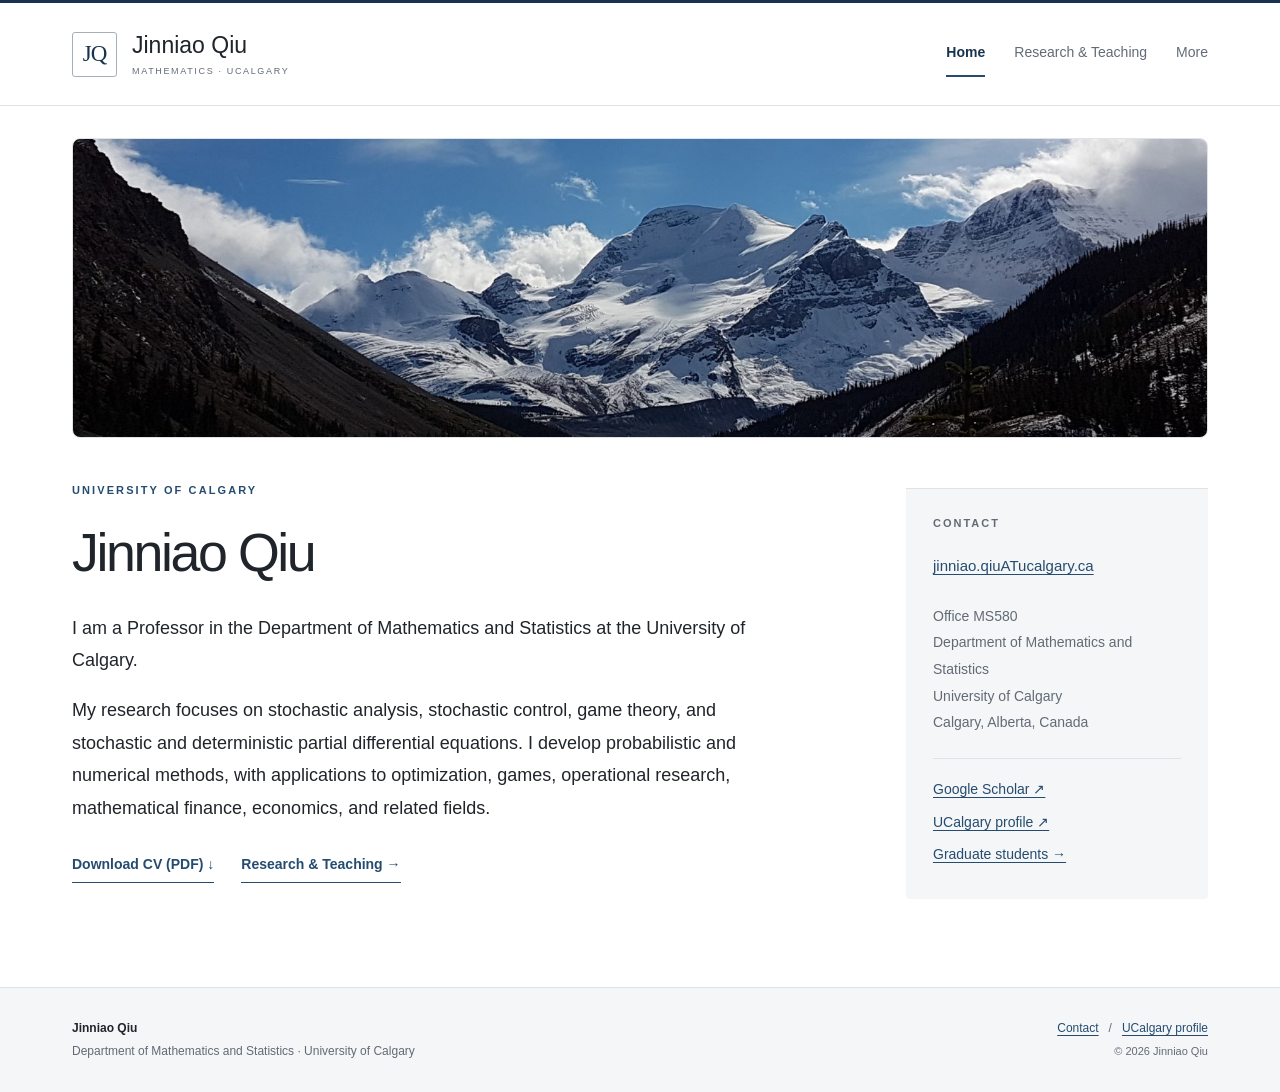
<file: index.html>
<!DOCTYPE html>
<html lang="en-CA">
<head>
  <meta charset="utf-8">
  <meta name="viewport" content="width=device-width, initial-scale=1">
  <meta name="color-scheme" content="light">
  <meta name="author" content="Jinniao Qiu">
  <meta name="description" content="Jinniao Qiu, Professor of Mathematics and Statistics at the University of Calgary. Biography, curriculum vitae, research, teaching, and collaborators.">
  <title>Jinniao Qiu · University of Calgary</title>
  <link rel="icon" href="assets/favicon.svg" type="image/svg+xml">
  <link rel="stylesheet" href="assets/styles.css">

</head>
<body data-page="home">
  <a class="skip-link" href="#main-content">Skip to main content</a>
  <!-- SHARED HEADER: keep navigation consistent across all six HTML pages. -->
  <header class="site-header">
    <div class="nav-shell">
      <a class="wordmark" href="index.html" aria-label="Jinniao Qiu, home">
        <span class="monogram" aria-hidden="true">JQ</span>
        <span class="wordmark-text">Jinniao Qiu<small>MATHEMATICS · UCALGARY</small></span>
      </a>
      <button class="menu-toggle" type="button" aria-controls="site-nav" aria-expanded="false" hidden>Menu <span aria-hidden="true">+</span></button>
      <nav id="site-nav" class="site-nav" aria-label="Main navigation">
        <a href="index.html" aria-current="page">Home</a>
        <a href="publications.html">Research &amp; Teaching</a>
        <a href="group.html">More</a>
      </nav>
    </div>
  </header>
  <!-- PAGE CONTENT: edit directly, save, and refresh your browser. -->
  <main id="main-content" class="page-shell content" tabindex="-1">
    <figure class="landscape-banner">
      <img src="assets/20180923_124313-1600.jpg" width="1600" height="1200"
      srcset="assets/20180923_124313-800.jpg 800w, assets/20180923_124313-1600.jpg 1600w, assets/20180923_124313-2400.jpg 2400w"
      sizes="(max-width: 620px) calc(100vw - 40px), (max-width: 1040px) calc(100vw - 56px), (max-width: 1216px) calc(100vw - 80px), 1136px"
      alt="Snow-covered mountains beneath a blue sky and white clouds, framed by forested slopes."
      fetchpriority="high">
    </figure>
    <div class="hero">
      <div class="hero-main">
        <p class="eyebrow">UNIVERSITY OF CALGARY</p>
        <h1>Jinniao Qiu</h1>
        <div class="hero-bio">
          <p>I am a Professor in the Department of Mathematics and Statistics
          at the University of Calgary.</p>
          <p>My research focuses on stochastic analysis, stochastic control,
          game theory, and stochastic and deterministic partial differential equations. I develop probabilistic 
          and numerical methods, with applications to
          optimization, games, operational research, mathematical finance, economics,
          and related fields.</p>
        </div>
        <div class="link-row">
          <a class="action-link" href="files/General_QIU-CV.pdf" download="Jinniao-Qiu-CV.pdf">Download CV (PDF) ↓</a>
          <a class="action-link" href="publications.html">Research &amp; Teaching →</a>
        </div>
      </div>
    <section id="contact" class="profile-aside">
    <h2>Contact</h2>
    <p><a href="mailto:jinniao.qiu@ucalgary.ca"
    class="contact-email">jinniao.qiuATucalgary.ca</a></p>
    <div class="contact-address">
    <p>Office MS580<br />
    Department of Mathematics and Statistics<br />
    University of Calgary<br />
    Calgary, Alberta, Canada</p>
    </div>
    <div class="profile-links">
    <p><a
    href="https://scholar.google.com/citations?user=DjZlUtoAAAAJ&amp;hl=en">Google
    Scholar ↗</a></p>
    <p><a href="https://profiles.ucalgary.ca/jinniao-qiu">UCalgary
    profile ↗</a></p>
    <p><a href="group.html#graduate-students-heading">Graduate students →</a></p>
    </div>
    </section>
    </div>
  </main>
  <!-- SHARED FOOTER: keep contact information consistent across all six HTML pages. -->
  <footer class="site-footer">
    <div class="footer-shell">
      <p><strong>Jinniao Qiu</strong><br>Department of Mathematics and Statistics · University of Calgary</p>
      <p class="footer-links"><a href="mailto:jinniao.qiu@ucalgary.ca">Contact</a><span aria-hidden="true">/</span><a href="https://profiles.ucalgary.ca/jinniao-qiu">UCalgary profile</a><br><span class="copyright">© 2026 Jinniao Qiu</span></p>
    </div>
  </footer>
  <script src="assets/site.js" defer></script>
</body>
</html>
</file>
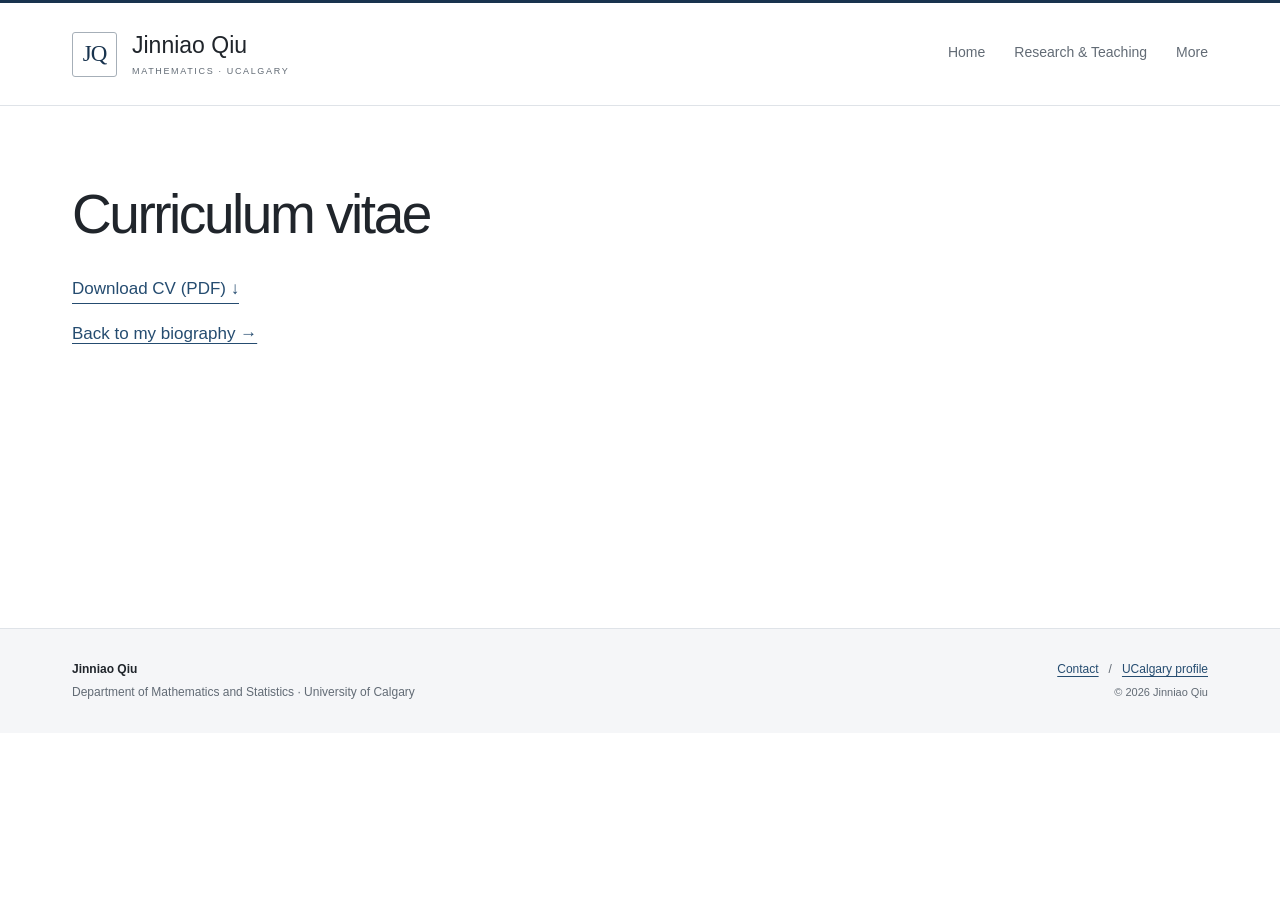
<file: cv.html>
<!DOCTYPE html>
<html lang="en-CA">
<head>
  <meta charset="utf-8">
  <meta name="viewport" content="width=device-width, initial-scale=1">
  <meta name="color-scheme" content="light">
  <meta name="author" content="Jinniao Qiu">
  <meta name="description" content="Download Jinniao Qiu’s curriculum vitae.">
  <title>Curriculum vitae · Jinniao Qiu</title>
  <link rel="icon" href="assets/favicon.svg" type="image/svg+xml">
  <link rel="stylesheet" href="assets/styles.css">

</head>
<body data-page="cv">
  <a class="skip-link" href="#main-content">Skip to main content</a>
  <!-- SHARED HEADER: keep navigation consistent across all six HTML pages. -->
  <header class="site-header">
    <div class="nav-shell">
      <a class="wordmark" href="index.html" aria-label="Jinniao Qiu, home">
        <span class="monogram" aria-hidden="true">JQ</span>
        <span class="wordmark-text">Jinniao Qiu<small>MATHEMATICS · UCALGARY</small></span>
      </a>
      <button class="menu-toggle" type="button" aria-controls="site-nav" aria-expanded="false" hidden>Menu <span aria-hidden="true">+</span></button>
      <nav id="site-nav" class="site-nav" aria-label="Main navigation">
        <a href="index.html">Home</a>
        <a href="publications.html">Research &amp; Teaching</a>
        <a href="group.html">More</a>
      </nav>
    </div>
  </header>
  <!-- PAGE CONTENT: edit directly, save, and refresh your browser. -->
  <main id="main-content" class="page-shell content" tabindex="-1">
    <header class="page-heading compact-heading">
      <h1>Curriculum vitae</h1>
    </header>
    <div class="page-intro">
      <p><a class="action-link" href="files/General_QIU-CV.pdf" download="Jinniao-Qiu-CV.pdf">Download CV (PDF) ↓</a></p>
      <p><a href="index.html">Back to my biography →</a></p>
    </div>
  </main>
  <!-- SHARED FOOTER: keep contact information consistent across all six HTML pages. -->
  <footer class="site-footer">
    <div class="footer-shell">
      <p><strong>Jinniao Qiu</strong><br>Department of Mathematics and Statistics · University of Calgary</p>
      <p class="footer-links"><a href="mailto:jinniao.qiu@ucalgary.ca">Contact</a><span aria-hidden="true">/</span><a href="https://profiles.ucalgary.ca/jinniao-qiu">UCalgary profile</a><br><span class="copyright">© 2026 Jinniao Qiu</span></p>
    </div>
  </footer>
  <script src="assets/site.js" defer></script>
</body>
</html>
</file>
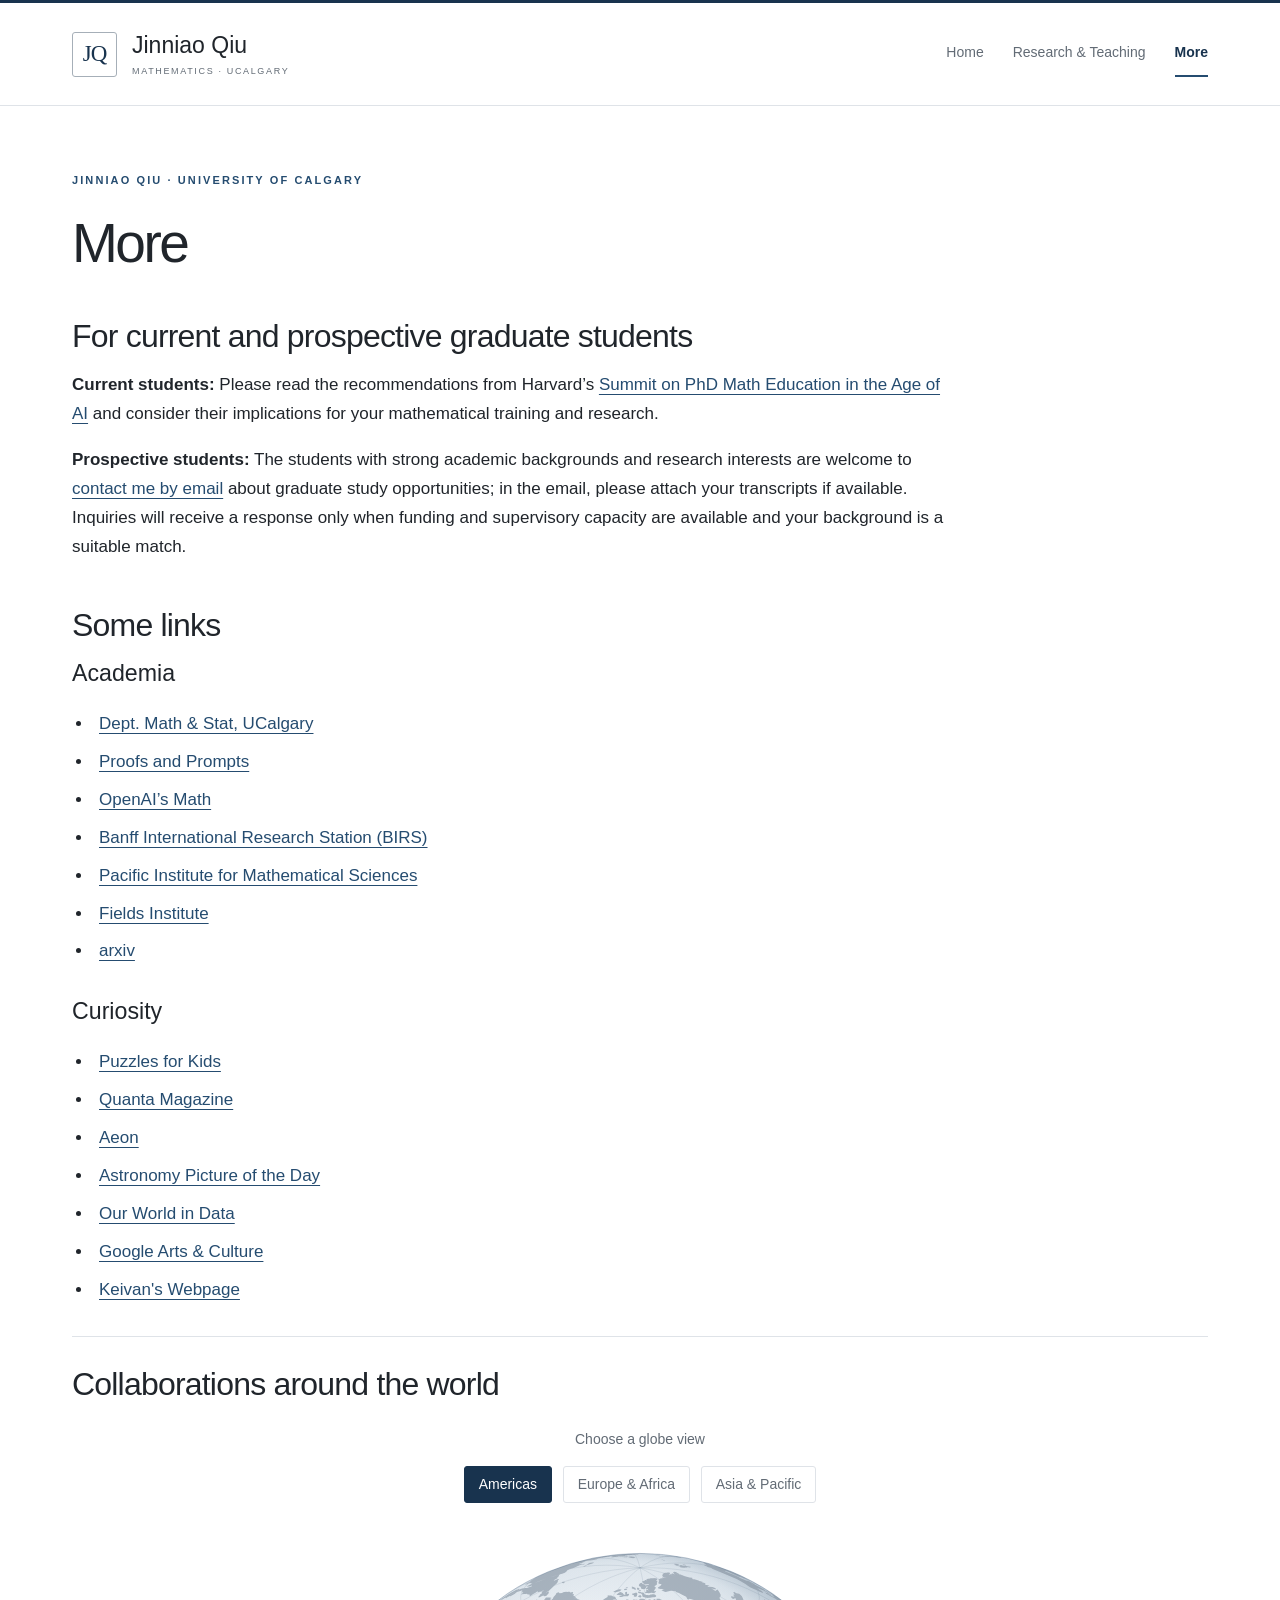
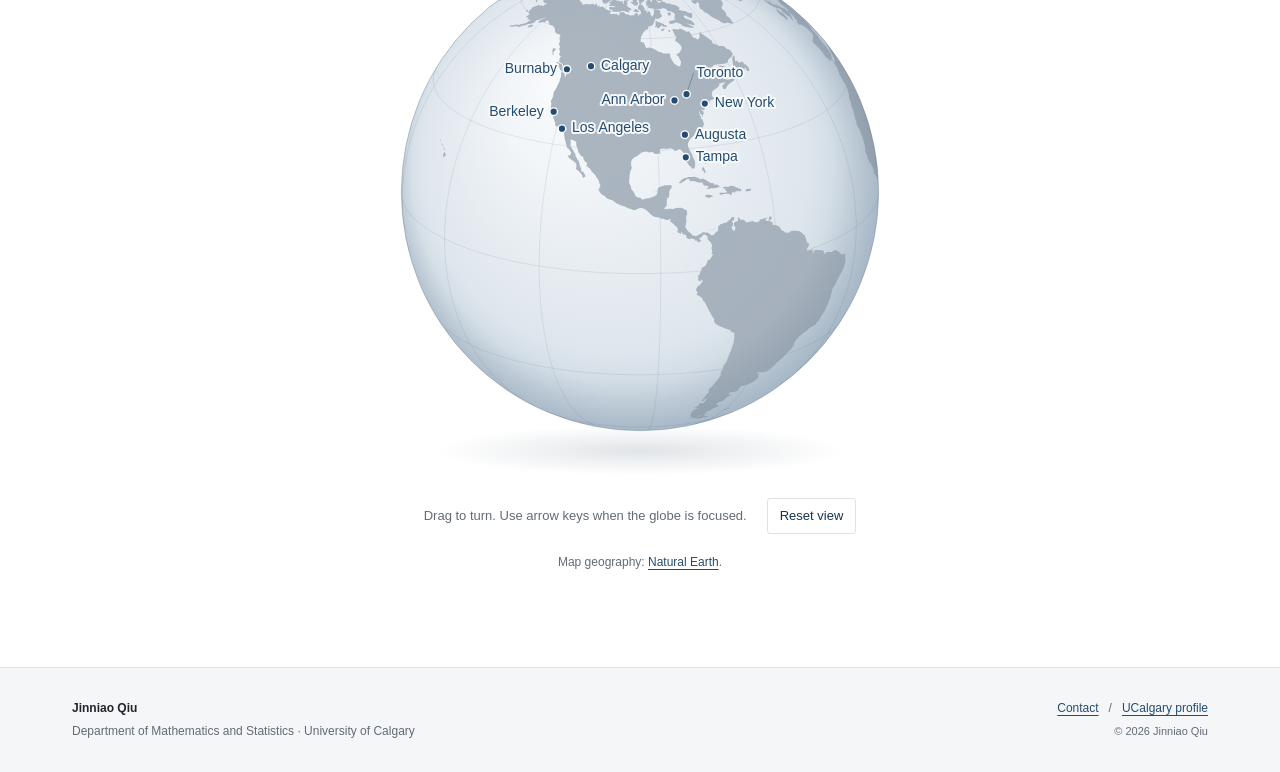
<file: group.html>
<!DOCTYPE html>
<html lang="en-CA">
<head>
  <meta charset="utf-8">
  <meta name="viewport" content="width=device-width, initial-scale=1">
  <meta name="color-scheme" content="light">
  <meta name="author" content="Jinniao Qiu">
  <meta name="description" content="Information for current and prospective graduate students, useful mathematics links, and research connections around the world.">
  <title>More · Jinniao Qiu</title>
  <link rel="icon" href="assets/favicon.svg" type="image/svg+xml">
  <link rel="stylesheet" href="assets/styles.css">

</head>
<body data-page="group">
  <a class="skip-link" href="#main-content">Skip to main content</a>
  <!-- SHARED HEADER: keep navigation consistent across all six HTML pages. -->
  <header class="site-header">
    <div class="nav-shell">
      <a class="wordmark" href="index.html" aria-label="Jinniao Qiu, home">
        <span class="monogram" aria-hidden="true">JQ</span>
        <span class="wordmark-text">Jinniao Qiu<small>MATHEMATICS · UCALGARY</small></span>
      </a>
      <button class="menu-toggle" type="button" aria-controls="site-nav" aria-expanded="false" hidden>Menu <span aria-hidden="true">+</span></button>
      <nav id="site-nav" class="site-nav" aria-label="Main navigation">
        <a href="index.html">Home</a>
        <a href="publications.html">Research &amp; Teaching</a>
        <a href="group.html" aria-current="page">More</a>
      </nav>
    </div>
  </header>
  <!-- PAGE CONTENT: edit directly, save, and refresh your browser. -->
  <main id="main-content" class="page-shell content" tabindex="-1">
    <header class="page-heading compact-heading">
      <p class="eyebrow">JINNIAO QIU · UNIVERSITY OF CALGARY</p>
      <h1>More</h1>
    </header>
    <section class="student-guidance" aria-labelledby="graduate-students-heading">
      <h2 id="graduate-students-heading">For current and prospective graduate students</h2>
      <p><strong>Current students:</strong> Please read the recommendations from
      Harvard’s <a href="https://cmsa.fas.harvard.edu/aimathphd_summit/">Summit on PhD Math Education in the Age of AI</a>
      and consider their implications for your mathematical training and research.</p>
      <p><strong>Prospective students:</strong> The students with strong academic backgrounds and research interests are welcome to
      <a href="mailto:jinniao.qiu@ucalgary.ca">contact me by email</a> about graduate study
      opportunities; in the email, please attach your transcripts if available. Inquiries will
      receive a response only when funding and supervisory capacity are available
      and your background is a suitable match.</p>
    </section>
    <section aria-labelledby="some-links-heading">
      <h2 id="some-links-heading">Some links</h2>
      <h3 id="academia-heading">Academia</h3>
      <ul class="topic-list">
        <li><a href="https://science.ucalgary.ca/mathematics-statistics">Dept. Math &amp; Stat, UCalgary</a></li>
        <li><a href="https://proofsandprompts.com/">Proofs and Prompts</a></li>
        <li><a href="https://github.com/openai/math">OpenAI’s Math</a></li>
        <li><a href="https://www.birs.ca/">Banff International Research Station (BIRS)</a></li>
        <li><a href="https://www.pims.math.ca/">Pacific Institute for Mathematical Sciences</a></li>
        <li><a href="https://www.fields.utoronto.ca/about">Fields Institute</a></li>
        <li><a href="https://arxiv.org/">arxiv</a></li>
      </ul>
      <h3 id="curiosity-heading">Curiosity</h3>
      <ul class="topic-list">
        <li><a href="puzzles.html">Puzzles for Kids</a></li>
        <li><a href="https://www.quantamagazine.org/about/">Quanta Magazine</a></li>
        <li><a href="https://aeon.co/about">Aeon</a></li>
        <li><a href="https://science.nasa.gov/apod/">Astronomy Picture of the Day</a></li>
        <li><a href="https://ourworldindata.org/about">Our World in Data</a></li>
        <li><a href="https://artsandculture.google.com/explore">Google Arts &amp; Culture</a></li>
        <li><a href="https://keivan-mirzaei.com/">Keivan's Webpage</a></li>
      </ul>
    </section>
    <section class="collaborator-map" aria-labelledby="collaborator-map-heading">
      <h2 id="collaborator-map-heading">Collaborations around the world</h2>
      <figure class="globe-figure">
        <fieldset class="globe-views">
          <legend>Choose a globe view</legend>
          <input class="globe-choice" type="radio" name="globe-view" id="globe-americas" checked>
          <label for="globe-americas">Americas</label>
          <input class="globe-choice" type="radio" name="globe-view" id="globe-europe">
          <label for="globe-europe">Europe &amp; Africa</label>
          <input class="globe-choice" type="radio" name="globe-view" id="globe-asia">
          <label for="globe-asia">Asia &amp; Pacific</label>
          <div id="interactive-globe" hidden>
            <canvas id="world-globe" width="660" height="550" tabindex="0" role="img" aria-label="Turnable globe of research collaboration cities" aria-describedby="globe-instructions globe-city-description"></canvas>
            <div class="globe-controls">
              <p id="globe-instructions">Drag to turn. Use arrow keys when the globe is focused.</p>
              <button id="globe-reset" type="button">Reset view</button>
            </div>
            <p id="globe-city-description" class="visually-hidden">Collaboration cities: Calgary, Burnaby, Berkeley, Los Angeles, Ann Arbor, New York, Augusta, Tampa, Edinburgh, Coventry, Oxford, Paris, Zürich, Berlin, Changsha, Shanghai, Hong Kong, Sydney, Toronto, Södertälje, Reggio Emilia, Vienna.</p>
          </div>
          <div class="globe-stage">
            <img class="globe-panel globe-panel-americas" src="assets/globe-americas.svg" width="660" height="550" alt="Collaboration cities: Calgary, Burnaby, Berkeley, Los Angeles, Ann Arbor, New York, Augusta, Tampa, Toronto.">
            <img class="globe-panel globe-panel-europe" src="assets/globe-europe.svg" width="660" height="550" alt="Collaboration cities: Edinburgh, Coventry, Oxford, Paris, Zürich, Berlin, Södertälje, Reggio Emilia, Vienna.">
            <img class="globe-panel globe-panel-asia" src="assets/globe-asia.svg" width="660" height="550" alt="Collaboration cities: Changsha, Shanghai, Hong Kong, Sydney.">
          </div>
        </fieldset>
        <figcaption class="globe-caption">
          <p class="map-credit">Map geography: <a href="https://www.naturalearthdata.com/">Natural Earth</a>.</p>
        </figcaption>
      </figure>
    </section>
  </main>
  <!-- SHARED FOOTER: keep contact information consistent across all six HTML pages. -->
  <footer class="site-footer">
    <div class="footer-shell">
      <p><strong>Jinniao Qiu</strong><br>Department of Mathematics and Statistics · University of Calgary</p>
      <p class="footer-links"><a href="mailto:jinniao.qiu@ucalgary.ca">Contact</a><span aria-hidden="true">/</span><a href="https://profiles.ucalgary.ca/jinniao-qiu">UCalgary profile</a><br><span class="copyright">© 2026 Jinniao Qiu</span></p>
    </div>
  </footer>
  <script src="assets/site.js" defer></script>
  <script src="assets/globe.js" defer></script>
</body>
</html>
</file>
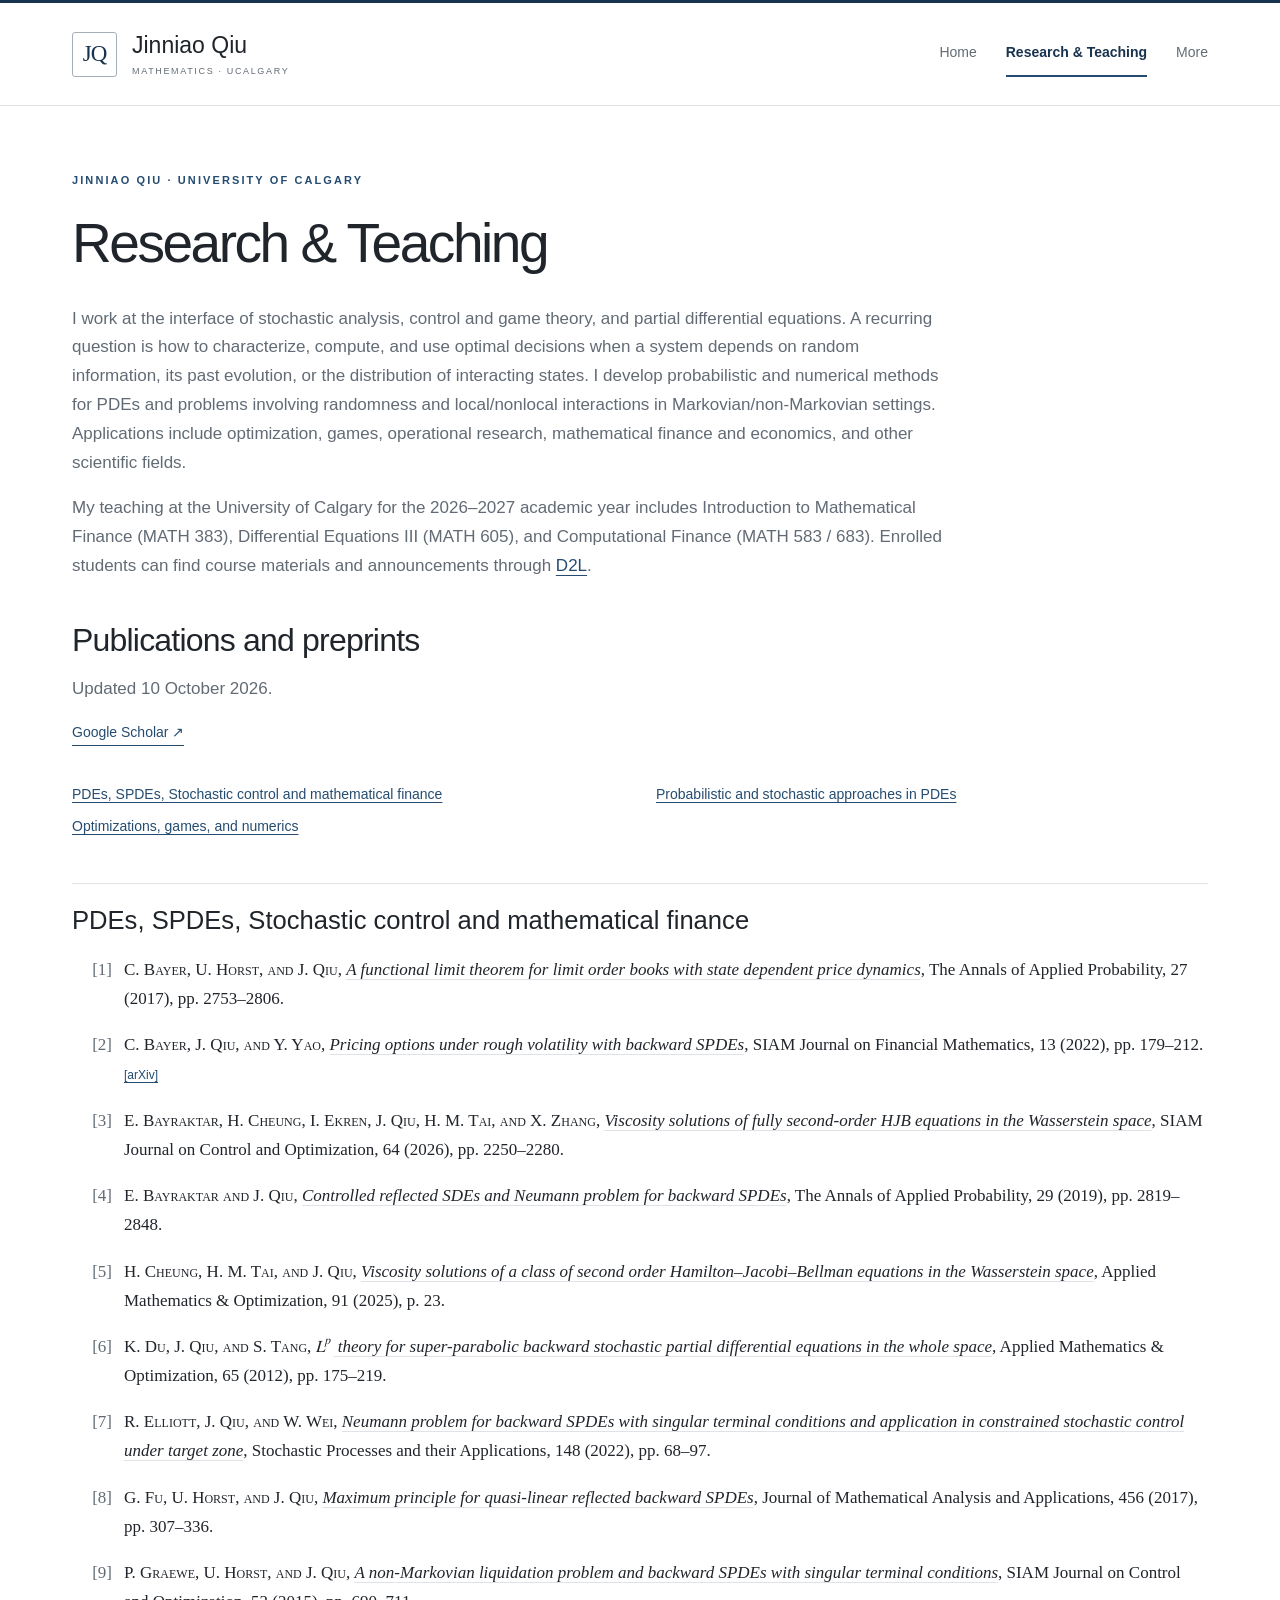
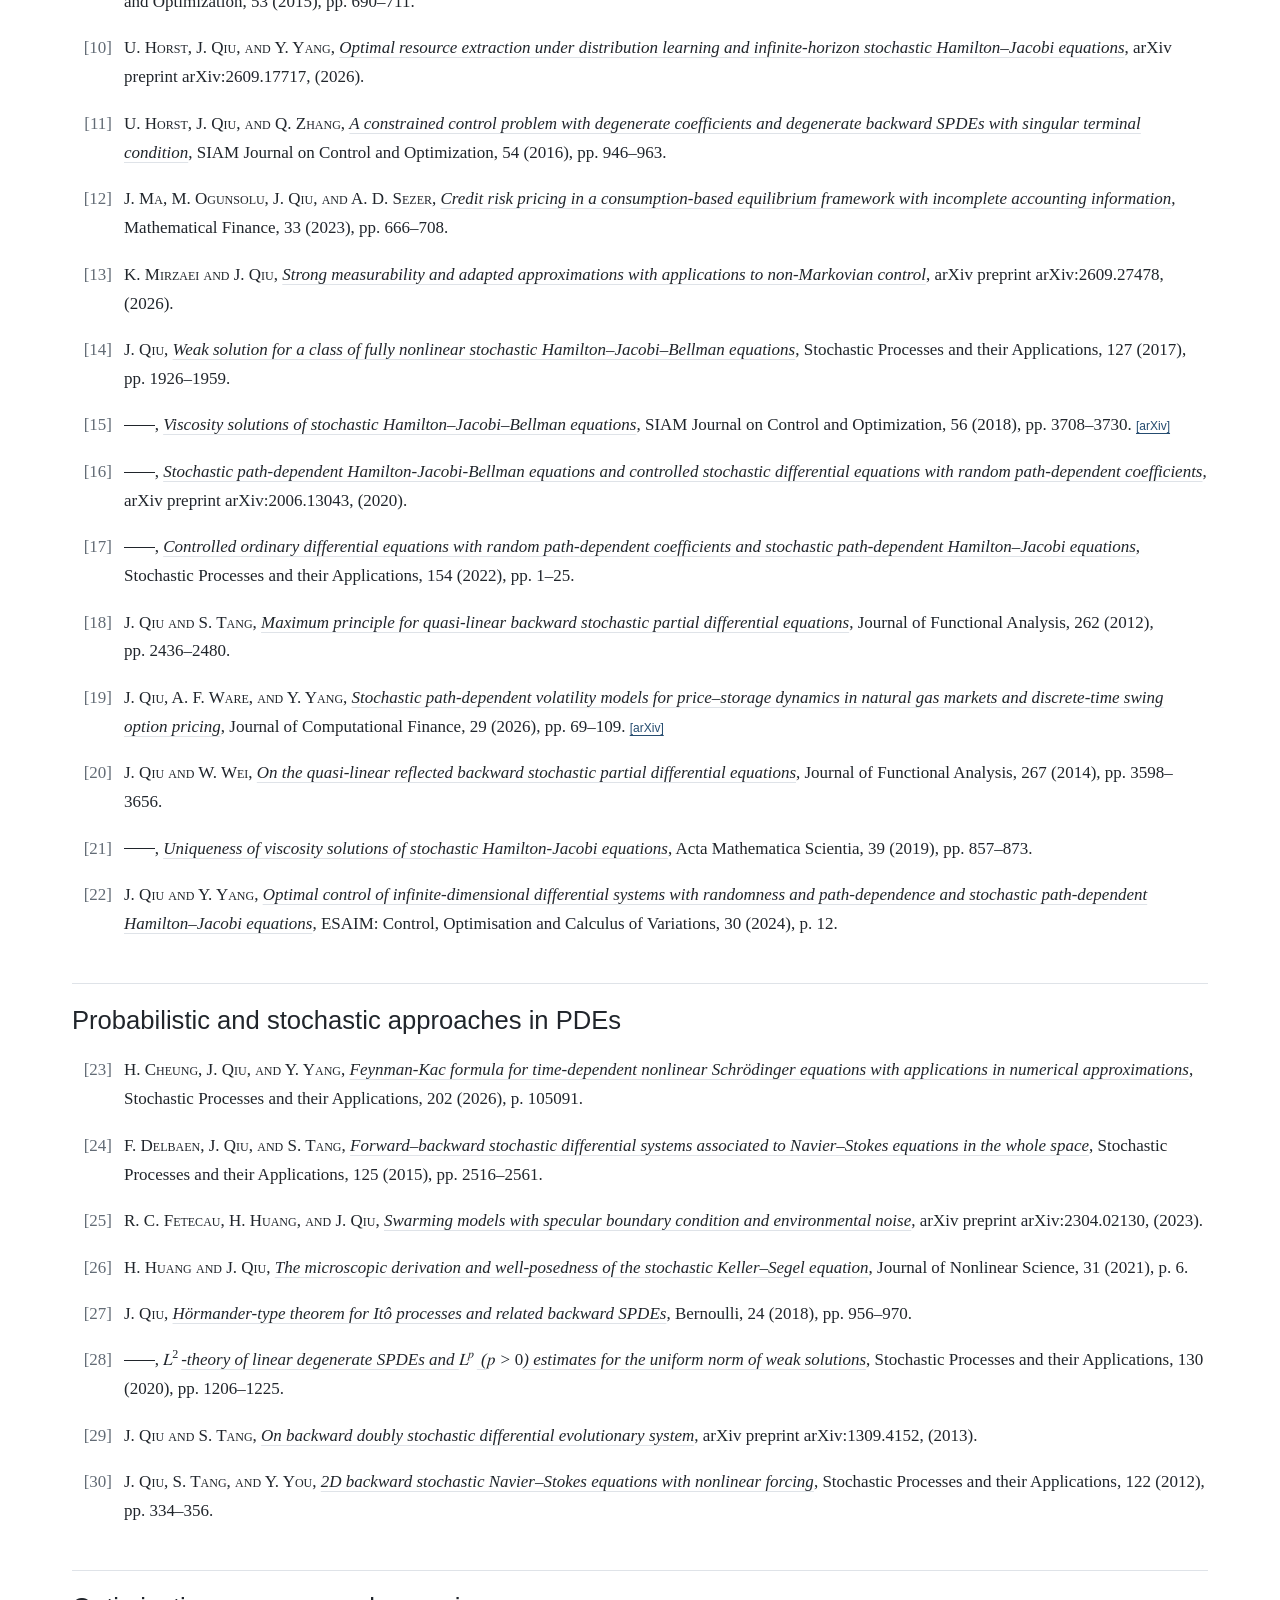
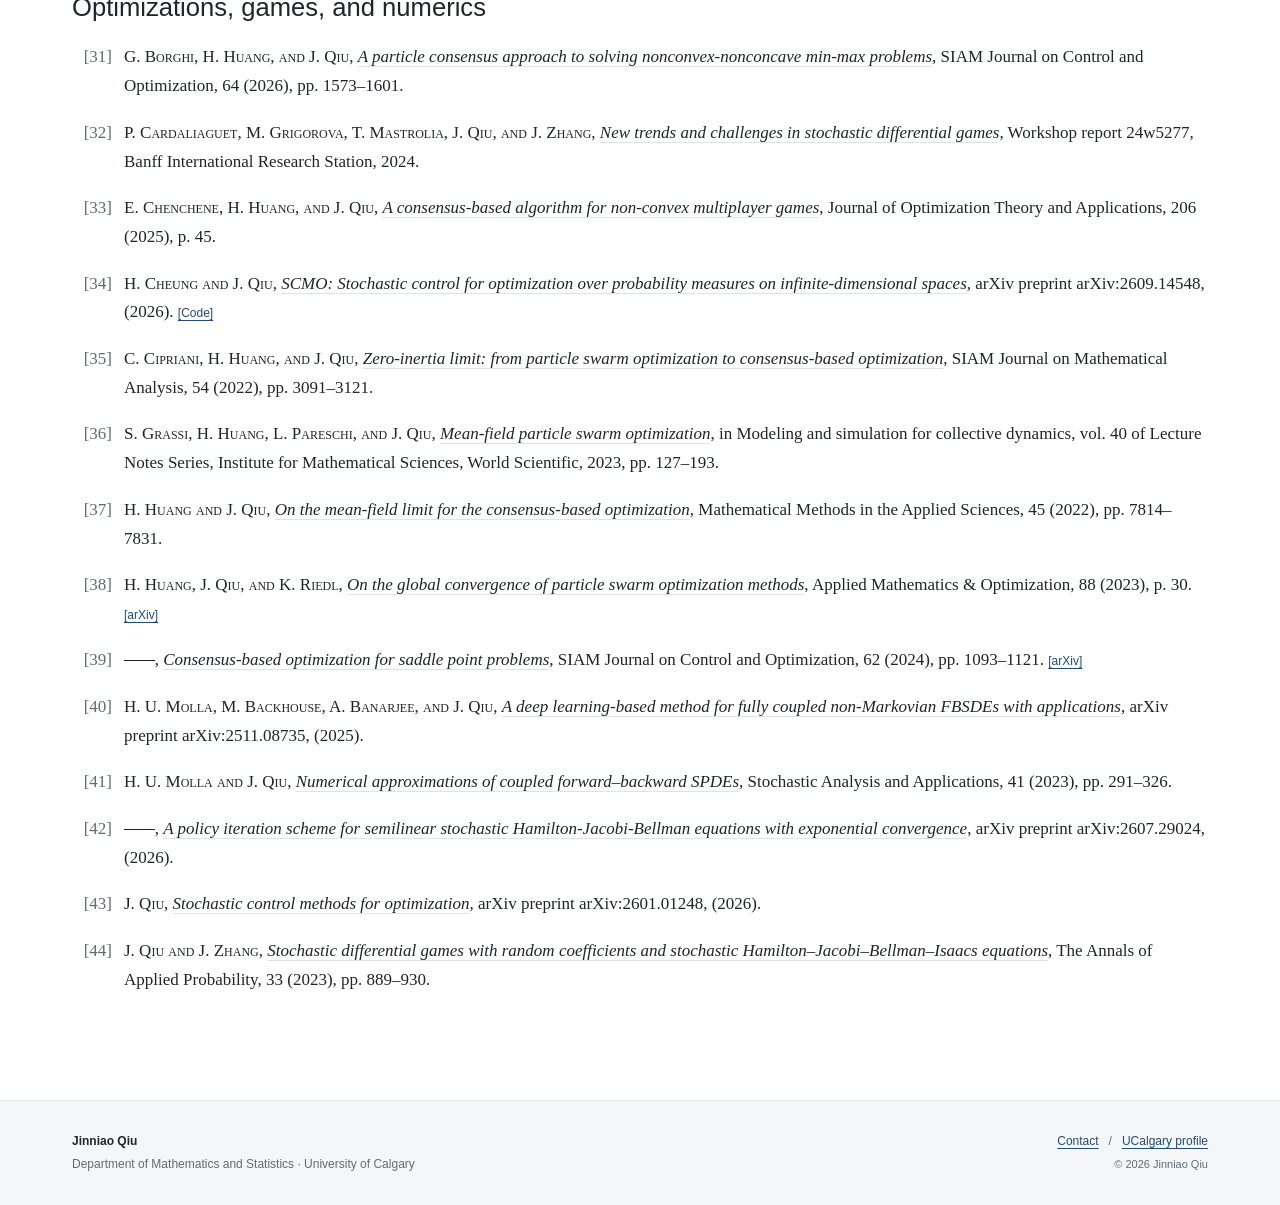
<file: publications.html>
<!DOCTYPE html>
<html lang="en-CA">
<head>
  <meta charset="utf-8">
  <meta name="viewport" content="width=device-width, initial-scale=1">
  <meta name="color-scheme" content="light">
  <meta name="author" content="Jinniao Qiu">
  <meta name="description" content="Research, teaching, and publications of Jinniao Qiu at the University of Calgary.">
  <title>Research &amp; Teaching · Jinniao Qiu</title>
  <link rel="icon" href="assets/favicon.svg" type="image/svg+xml">
  <link rel="stylesheet" href="assets/styles.css">

</head>
<body data-page="publications">
  <a class="skip-link" href="#main-content">Skip to main content</a>
  <!-- SHARED HEADER: keep navigation consistent across all six HTML pages. -->
  <header class="site-header">
    <div class="nav-shell">
      <a class="wordmark" href="index.html" aria-label="Jinniao Qiu, home">
        <span class="monogram" aria-hidden="true">JQ</span>
        <span class="wordmark-text">Jinniao Qiu<small>MATHEMATICS · UCALGARY</small></span>
      </a>
      <button class="menu-toggle" type="button" aria-controls="site-nav" aria-expanded="false" hidden>Menu <span aria-hidden="true">+</span></button>
      <nav id="site-nav" class="site-nav" aria-label="Main navigation">
        <a href="index.html">Home</a>
        <a href="publications.html" aria-current="page">Research &amp; Teaching</a>
        <a href="group.html">More</a>
      </nav>
    </div>
  </header>
  <!-- PAGE CONTENT: edit directly, save, and refresh your browser. -->
  <main id="main-content" class="page-shell content" tabindex="-1">
    <header class="page-heading compact-heading">
      <p class="eyebrow">JINNIAO QIU · UNIVERSITY OF CALGARY</p>
      <h1>Research &amp; Teaching</h1>
    </header>
    <div class="page-intro academic-intro">
      <p id="research">I work at the interface of stochastic analysis, control
      and game theory, and partial differential equations. A recurring question
      is how to characterize, compute, and use optimal decisions when a system
      depends on random information, its past evolution, or the distribution of
      interacting states. I develop probabilistic and numerical methods for
      PDEs and problems involving randomness and local/nonlocal interactions
      in Markovian/non-Markovian settings. Applications include optimization,
      games, operational research,
      mathematical finance and economics, and other scientific fields.</p>
      <p id="teaching">My teaching at the University of Calgary for the 2026–2027 academic year includes
        Introduction to Mathematical Finance
      (MATH 383), Differential Equations III (MATH 605), and Computational Finance (MATH 583 / 683).
      Enrolled students can find course materials and announcements through
      <a href="https://d2l.ucalgary.ca">D2L</a>.</p>
    </div>
    <section id="publications" aria-labelledby="publications-heading">
      <h2 id="publications-heading"> Publications and preprints</h2>
      <p class="publication-intro">Updated <time datetime="2026-10-10">10 October 2026</time>.</p>
      <div class="page-actions">
        <p><a class="action-link" href="https://scholar.google.com/citations?user=DjZlUtoAAAAJ&amp;hl=en">Google Scholar ↗</a></p>
      </div>
      <!-- SIAM-style references grouped by subject; keep metadata in sync with files/selected-publications.bib. -->
      <nav aria-label="Publication categories">
        <ul class="publication-category-links">
          <li><a href="#stochastic-control-pdes-spdes">PDEs, SPDEs, Stochastic control and mathematical finance</a></li>
          <li><a href="#probabilistic-stochastic-pdes">Probabilistic and stochastic approaches in PDEs</a></li>
          <li><a href="#optimizations-games-numerics">Optimizations, games, and numerics</a></li>
        </ul>
      </nav>
      <section id="mathematical-finance" class="publication-section" aria-labelledby="stochastic-control-pdes-spdes">
        <h3 id="stochastic-control-pdes-spdes">PDEs, SPDEs, Stochastic control and mathematical finance</h3>
        <ol class="siam-bibliography" role="list" start="1">
          <!-- PUBLICATION: bayer2017functional -->
          <li class="siam-reference" id="bayer2017functional" data-bibkey="bayer2017functional">
            <span class="reference-number" aria-hidden="true">[1]</span>
            <div class="reference-text"><span class="reference-authors">C. Bayer, U. Horst, and J. Qiu</span>, <em><a href="https://doi.org/10.1214/16-AAP1265">A functional limit theorem for limit order books with state dependent price dynamics</a></em>, The Annals of Applied Probability, 27 (2017), pp. 2753–2806.</div>
          </li>
          <!-- PUBLICATION: bayer2022pricing -->
          <li class="siam-reference" id="bayer-qiu-yao-2022-rough-volatility" data-bibkey="bayer2022pricing">
            <span class="reference-number" aria-hidden="true">[2]</span>
            <div class="reference-text"><span class="reference-authors">C. Bayer, J. Qiu, and Y. Yao</span>, <em><a href="https://doi.org/10.1137/20M1357639">Pricing options under rough volatility with backward SPDEs</a></em>, SIAM Journal on Financial Mathematics, 13 (2022), pp. 179–212. <span class="reference-links"><a href="https://arxiv.org/abs/2008.01241">[arXiv]</a></span></div>
          </li>
          <!-- PUBLICATION: bayraktar2026viscosity -->
          <li class="siam-reference" id="bayraktar-et-al-2025-wasserstein" data-bibkey="bayraktar2026viscosity">
            <span class="reference-number" aria-hidden="true">[3]</span>
            <div class="reference-text"><span class="reference-authors">E. Bayraktar, H. Cheung, I. Ekren, J. Qiu, H. M. Tai, and X. Zhang</span>, <em><a href="https://arxiv.org/abs/2501.01612">Viscosity solutions of fully second-order HJB equations in the Wasserstein space</a></em>, SIAM Journal on Control and Optimization, 64 (2026), pp. 2250–2280.</div>
          </li>
          <!-- PUBLICATION: bayraktar2019controlled -->
          <li class="siam-reference" id="bayraktar2019controlled" data-bibkey="bayraktar2019controlled">
            <span class="reference-number" aria-hidden="true">[4]</span>
            <div class="reference-text"><span class="reference-authors">E. Bayraktar and J. Qiu</span>, <em><a href="https://doi.org/10.1214/19-AAP1465">Controlled reflected SDEs and Neumann problem for backward SPDEs</a></em>, The Annals of Applied Probability, 29 (2019), pp. 2819–2848.</div>
          </li>
          <!-- PUBLICATION: cheung2025viscosity -->
          <li class="siam-reference" id="cheung2025viscosity" data-bibkey="cheung2025viscosity">
            <span class="reference-number" aria-hidden="true">[5]</span>
            <div class="reference-text"><span class="reference-authors">H. Cheung, H. M. Tai, and J. Qiu</span>, <em><a href="https://doi.org/10.1007/s00245-025-10219-9">Viscosity solutions of a class of second order Hamilton–Jacobi–Bellman equations in the Wasserstein space</a></em>, Applied Mathematics &amp; Optimization, 91 (2025), p. 23.</div>
          </li>
          <!-- PUBLICATION: du2012p -->
          <li class="siam-reference" id="du2012p" data-bibkey="du2012p">
            <span class="reference-number" aria-hidden="true">[6]</span>
            <div class="reference-text"><span class="reference-authors">K. Du, J. Qiu, and S. Tang</span>, <em><a href="https://doi.org/10.1007/s00245-011-9154-9"><math xmlns="http://www.w3.org/1998/Math/MathML"><semantics><msup><mi>L</mi><mi>p</mi></msup><annotation encoding="application/x-tex">L^p</annotation></semantics></math> theory for super-parabolic backward stochastic partial differential equations in the whole space</a></em>, Applied Mathematics &amp; Optimization, 65 (2012), pp. 175–219.</div>
          </li>
          <!-- PUBLICATION: elliott2022neumann -->
          <li class="siam-reference" id="elliott2022neumann" data-bibkey="elliott2022neumann">
            <span class="reference-number" aria-hidden="true">[7]</span>
            <div class="reference-text"><span class="reference-authors">R. Elliott, J. Qiu, and W. Wei</span>, <em><a href="https://doi.org/10.1016/j.spa.2022.02.009">Neumann problem for backward SPDEs with singular terminal conditions and application in constrained stochastic control under target zone</a></em>, Stochastic Processes and their Applications, 148 (2022), pp. 68–97.</div>
          </li>
          <!-- PUBLICATION: fu2017maximum -->
          <li class="siam-reference" id="fu2017maximum" data-bibkey="fu2017maximum">
            <span class="reference-number" aria-hidden="true">[8]</span>
            <div class="reference-text"><span class="reference-authors">G. Fu, U. Horst, and J. Qiu</span>, <em><a href="https://doi.org/10.1016/j.jmaa.2017.06.047">Maximum principle for quasi-linear reflected backward SPDEs</a></em>, Journal of Mathematical Analysis and Applications, 456 (2017), pp. 307–336.</div>
          </li>
          <!-- PUBLICATION: graewe2015non -->
          <li class="siam-reference" id="graewe2015non" data-bibkey="graewe2015non">
            <span class="reference-number" aria-hidden="true">[9]</span>
            <div class="reference-text"><span class="reference-authors">P. Graewe, U. Horst, and J. Qiu</span>, <em><a href="https://doi.org/10.1137/130944084">A non-Markovian liquidation problem and backward SPDEs with singular terminal conditions</a></em>, SIAM Journal on Control and Optimization, 53 (2015), pp. 690–711.</div>
          </li>
          <!-- PUBLICATION: horst2026optimal -->
          <li class="siam-reference" id="horst-qiu-yang-2026-extraction" data-bibkey="horst2026optimal">
            <span class="reference-number" aria-hidden="true">[10]</span>
            <div class="reference-text"><span class="reference-authors">U. Horst, J. Qiu, and Y. Yang</span>, <em><a href="https://arxiv.org/abs/2609.17717">Optimal resource extraction under distribution learning and infinite-horizon stochastic Hamilton–Jacobi equations</a></em>, arXiv preprint arXiv:2609.17717, (2026).</div>
          </li>
          <!-- PUBLICATION: horst2016constrained -->
          <li class="siam-reference" id="horst2016constrained" data-bibkey="horst2016constrained">
            <span class="reference-number" aria-hidden="true">[11]</span>
            <div class="reference-text"><span class="reference-authors">U. Horst, J. Qiu, and Q. Zhang</span>, <em><a href="https://doi.org/10.1137/15M1031060">A constrained control problem with degenerate coefficients and degenerate backward SPDEs with singular terminal condition</a></em>, SIAM Journal on Control and Optimization, 54 (2016), pp. 946–963.</div>
          </li>
          <!-- PUBLICATION: ma2023credit -->
          <li class="siam-reference" id="ma2023credit" data-bibkey="ma2023credit">
            <span class="reference-number" aria-hidden="true">[12]</span>
            <div class="reference-text"><span class="reference-authors">J. Ma, M. Ogunsolu, J. Qiu, and A. D. Sezer</span>, <em><a href="https://doi.org/10.1111/mafi.12386">Credit risk pricing in a consumption-based equilibrium framework with incomplete accounting information</a></em>, Mathematical Finance, 33 (2023), pp. 666–708.</div>
          </li>
          <!-- PUBLICATION: mirzaei2026strong -->
          <li class="siam-reference" id="mirzaei-qiu-2026-measurability" data-bibkey="mirzaei2026strong">
            <span class="reference-number" aria-hidden="true">[13]</span>
            <div class="reference-text"><span class="reference-authors">K. Mirzaei and J. Qiu</span>, <em><a href="https://arxiv.org/abs/2609.27478">Strong measurability and adapted approximations with applications to non-Markovian control</a></em>, arXiv preprint arXiv:2609.27478, (2026).</div>
          </li>
          <!-- PUBLICATION: qiu2017weak -->
          <li class="siam-reference" id="qiu2017weak" data-bibkey="qiu2017weak">
            <span class="reference-number" aria-hidden="true">[14]</span>
            <div class="reference-text"><span class="reference-authors">J. Qiu</span>, <em><a href="https://doi.org/10.1016/j.spa.2016.09.010">Weak solution for a class of fully nonlinear stochastic Hamilton–Jacobi–Bellman equations</a></em>, Stochastic Processes and their Applications, 127 (2017), pp. 1926–1959.</div>
          </li>
          <!-- PUBLICATION: qiu2018viscosity -->
          <li class="siam-reference" id="qiu-2018-viscosity" data-bibkey="qiu2018viscosity">
            <span class="reference-number" aria-hidden="true">[15]</span>
            <div class="reference-text"><span class="same-authors" aria-hidden="true"></span><span class="visually-hidden">Jinniao Qiu</span>, <em><a href="https://doi.org/10.1137/17M1148232">Viscosity solutions of stochastic Hamilton–Jacobi–Bellman equations</a></em>, SIAM Journal on Control and Optimization, 56 (2018), pp. 3708–3730. <span class="reference-links"><a href="https://arxiv.org/abs/1709.06143">[arXiv]</a></span></div>
          </li>
          <!-- PUBLICATION: qiu2020stochastic -->
          <li class="siam-reference" id="qiu2020stochastic" data-bibkey="qiu2020stochastic">
            <span class="reference-number" aria-hidden="true">[16]</span>
            <div class="reference-text"><span class="same-authors" aria-hidden="true"></span><span class="visually-hidden">Jinniao Qiu</span>, <em><a href="https://arxiv.org/abs/2006.13043">Stochastic path-dependent Hamilton-Jacobi-Bellman equations and controlled stochastic differential equations with random path-dependent coefficients</a></em>, arXiv preprint arXiv:2006.13043, (2020).</div>
          </li>
          <!-- PUBLICATION: qiu2022controlled -->
          <li class="siam-reference" id="qiu2022controlled" data-bibkey="qiu2022controlled">
            <span class="reference-number" aria-hidden="true">[17]</span>
            <div class="reference-text"><span class="same-authors" aria-hidden="true"></span><span class="visually-hidden">Jinniao Qiu</span>, <em><a href="https://doi.org/10.1016/j.spa.2022.09.001">Controlled ordinary differential equations with random path-dependent coefficients and stochastic path-dependent Hamilton–Jacobi equations</a></em>, Stochastic Processes and their Applications, 154 (2022), pp. 1–25.</div>
          </li>
          <!-- PUBLICATION: qiu2012maximum -->
          <li class="siam-reference" id="qiu2012maximum" data-bibkey="qiu2012maximum">
            <span class="reference-number" aria-hidden="true">[18]</span>
            <div class="reference-text"><span class="reference-authors">J. Qiu and S. Tang</span>, <em><a href="https://doi.org/10.1016/j.jfa.2011.12.002">Maximum principle for quasi-linear backward stochastic partial differential equations</a></em>, Journal of Functional Analysis, 262 (2012), pp. 2436–2480.</div>
          </li>
          <!-- PUBLICATION: qiu2024stochastic -->
          <!-- Verified 2026-10-10: publisher/Crossref publication year 2026; issue labelled December 2025. Original key retained for stable links. -->
          <li class="siam-reference" id="qiu2024stochastic" data-bibkey="qiu2024stochastic">
            <span class="reference-number" aria-hidden="true">[19]</span>
            <div class="reference-text"><span class="reference-authors">J. Qiu, A. F. Ware, and Y. Yang</span>, <em><a href="https://doi.org/10.21314/JCF.2025.012">Stochastic path-dependent volatility models for price–storage dynamics in natural gas markets and discrete-time swing option pricing</a></em>, Journal of Computational Finance, 29 (2026), pp. 69–109. <span class="reference-links"><a href="https://arxiv.org/abs/2406.16400">[arXiv]</a></span></div>
          </li>
          <!-- PUBLICATION: qiu2014quasi -->
          <li class="siam-reference" id="qiu2014quasi" data-bibkey="qiu2014quasi">
            <span class="reference-number" aria-hidden="true">[20]</span>
            <div class="reference-text"><span class="reference-authors">J. Qiu and W. Wei</span>, <em><a href="https://doi.org/10.1016/j.jfa.2014.08.023">On the quasi-linear reflected backward stochastic partial differential equations</a></em>, Journal of Functional Analysis, 267 (2014), pp. 3598–3656.</div>
          </li>
          <!-- PUBLICATION: qiu2019uniqueness -->
          <li class="siam-reference" id="qiu2019uniqueness" data-bibkey="qiu2019uniqueness">
            <span class="reference-number" aria-hidden="true">[21]</span>
            <div class="reference-text"><span class="same-authors" aria-hidden="true"></span><span class="visually-hidden">Jinniao Qiu, Wenning Wei</span>, <em><a href="https://doi.org/10.1007/s10473-019-0314-3">Uniqueness of viscosity solutions of stochastic Hamilton-Jacobi equations</a></em>, Acta Mathematica Scientia, 39 (2019), pp. 857–873.</div>
          </li>
          <!-- PUBLICATION: qiu2024optimal -->
          <li class="siam-reference" id="qiu-yang-2024-infinite-dimensional" data-bibkey="qiu2024optimal">
            <span class="reference-number" aria-hidden="true">[22]</span>
            <div class="reference-text"><span class="reference-authors">J. Qiu and Y. Yang</span>, <em><a href="https://arxiv.org/abs/2307.08882">Optimal control of infinite-dimensional differential systems with randomness and path-dependence and stochastic path-dependent Hamilton–Jacobi equations</a></em>, ESAIM: Control, Optimisation and Calculus of Variations, 30 (2024), p. 12.</div>
          </li>
        </ol>
      </section>
      <section class="publication-section" aria-labelledby="probabilistic-stochastic-pdes">
        <h3 id="probabilistic-stochastic-pdes">Probabilistic and stochastic approaches in PDEs</h3>
        <ol class="siam-bibliography" role="list" start="23">
          <!-- PUBLICATION: cheung2026feynman -->
          <li class="siam-reference" id="cheung2026feynman" data-bibkey="cheung2026feynman">
            <span class="reference-number" aria-hidden="true">[23]</span>
            <div class="reference-text"><span class="reference-authors">H. Cheung, J. Qiu, and Y. Yang</span>, <em><a href="https://doi.org/10.1016/j.spa.2026.105091">Feynman-Kac formula for time-dependent nonlinear Schrödinger equations with applications in numerical approximations</a></em>, Stochastic Processes and their Applications, 202 (2026), p. 105091.</div>
          </li>
          <!-- PUBLICATION: delbaen2015forward -->
          <li class="siam-reference" id="delbaen2015forward" data-bibkey="delbaen2015forward">
            <span class="reference-number" aria-hidden="true">[24]</span>
            <div class="reference-text"><span class="reference-authors">F. Delbaen, J. Qiu, and S. Tang</span>, <em><a href="https://doi.org/10.1016/j.spa.2015.02.014">Forward–backward stochastic differential systems associated to Navier–Stokes equations in the whole space</a></em>, Stochastic Processes and their Applications, 125 (2015), pp. 2516–2561.</div>
          </li>
          <!-- PUBLICATION: fetecau2023swarming -->
          <li class="siam-reference" id="fetecau2023swarming" data-bibkey="fetecau2023swarming">
            <span class="reference-number" aria-hidden="true">[25]</span>
            <div class="reference-text"><span class="reference-authors">R. C. Fetecau, H. Huang, and J. Qiu</span>, <em><a href="https://arxiv.org/abs/2304.02130">Swarming models with specular boundary condition and environmental noise</a></em>, arXiv preprint arXiv:2304.02130, (2023).</div>
          </li>
          <!-- PUBLICATION: huang2021microscopic -->
          <li class="siam-reference" id="huang2021microscopic" data-bibkey="huang2021microscopic">
            <span class="reference-number" aria-hidden="true">[26]</span>
            <div class="reference-text"><span class="reference-authors">H. Huang and J. Qiu</span>, <em><a href="https://doi.org/10.1007/s00332-020-09661-6">The microscopic derivation and well-posedness of the stochastic Keller–Segel equation</a></em>, Journal of Nonlinear Science, 31 (2021), p. 6.</div>
          </li>
          <!-- PUBLICATION: qiu2018hormander -->
          <li class="siam-reference" id="qiu2018hormander" data-bibkey="qiu2018hormander">
            <span class="reference-number" aria-hidden="true">[27]</span>
            <div class="reference-text"><span class="reference-authors">J. Qiu</span>, <em><a href="https://doi.org/10.3150/16-BEJ816">Hörmander-type theorem for Itô processes and related backward SPDEs</a></em>, Bernoulli, 24 (2018), pp. 956–970.</div>
          </li>
          <!-- PUBLICATION: qiu2020l2 -->
          <li class="siam-reference" id="qiu2020l2" data-bibkey="qiu2020l2">
            <span class="reference-number" aria-hidden="true">[28]</span>
            <div class="reference-text"><span class="same-authors" aria-hidden="true"></span><span class="visually-hidden">Jinniao Qiu</span>, <em><a href="https://doi.org/10.1016/j.spa.2019.04.011"><math xmlns="http://www.w3.org/1998/Math/MathML"><semantics><msup><mi>L</mi><mn>2</mn></msup><annotation encoding="application/x-tex">L^2</annotation></semantics></math>-theory of linear degenerate SPDEs and <math xmlns="http://www.w3.org/1998/Math/MathML"><semantics><msup><mi>L</mi><mi>p</mi></msup><annotation encoding="application/x-tex">L^p</annotation></semantics></math> (<math xmlns="http://www.w3.org/1998/Math/MathML"><semantics><mrow><mi>p</mi><mo>&gt;</mo><mn>0</mn></mrow><annotation encoding="application/x-tex">p&gt;0</annotation></semantics></math>) estimates for the uniform norm of weak solutions</a></em>, Stochastic Processes and their Applications, 130 (2020), pp. 1206–1225.</div>
          </li>
          <!-- PUBLICATION: qiu2013backward -->
          <li class="siam-reference" id="qiu2013backward" data-bibkey="qiu2013backward">
            <span class="reference-number" aria-hidden="true">[29]</span>
            <div class="reference-text"><span class="reference-authors">J. Qiu and S. Tang</span>, <em><a href="https://arxiv.org/abs/1309.4152">On backward doubly stochastic differential evolutionary system</a></em>, arXiv preprint arXiv:1309.4152, (2013).</div>
          </li>
          <!-- PUBLICATION: qiu20122d -->
          <li class="siam-reference" id="qiu20122d" data-bibkey="qiu20122d">
            <span class="reference-number" aria-hidden="true">[30]</span>
            <div class="reference-text"><span class="reference-authors">J. Qiu, S. Tang, and Y. You</span>, <em><a href="https://doi.org/10.1016/j.spa.2011.08.010">2D backward stochastic Navier–Stokes equations with nonlinear forcing</a></em>, Stochastic Processes and their Applications, 122 (2012), pp. 334–356.</div>
          </li>
        </ol>
      </section>
      <section class="publication-section" aria-labelledby="optimizations-games-numerics">
        <h3 id="optimizations-games-numerics">Optimizations, games, and numerics</h3>
        <ol class="siam-bibliography" role="list" start="31">
          <!-- PUBLICATION: borghi2026particle -->
          <li class="siam-reference" id="borghi2026particle" data-bibkey="borghi2026particle">
            <span class="reference-number" aria-hidden="true">[31]</span>
            <div class="reference-text"><span class="reference-authors">G. Borghi, H. Huang, and J. Qiu</span>, <em><a href="https://doi.org/10.1137/25M1766760">A particle consensus approach to solving nonconvex-nonconcave min-max problems</a></em>, SIAM Journal on Control and Optimization, 64 (2026), pp. 1573–1601.</div>
          </li>
          <!-- PUBLICATION: cardaliaguet2024new -->
          <li class="siam-reference" id="cardaliaguet2024new" data-bibkey="cardaliaguet2024new">
            <span class="reference-number" aria-hidden="true">[32]</span>
            <div class="reference-text"><span class="reference-authors">P. Cardaliaguet, M. Grigorova, T. Mastrolia, J. Qiu, and J. Zhang</span>, <em><a href="https://www.birs.ca/files/workshops/UBCO/2024/24w5277/report24w5277.pdf">New trends and challenges in stochastic differential games</a></em>, Workshop report 24w5277, Banff International Research Station, 2024.</div>
          </li>
          <!-- PUBLICATION: chenchene2025consensus -->
          <li class="siam-reference" id="chenchene2025consensus" data-bibkey="chenchene2025consensus">
            <span class="reference-number" aria-hidden="true">[33]</span>
            <div class="reference-text"><span class="reference-authors">E. Chenchene, H. Huang, and J. Qiu</span>, <em><a href="https://doi.org/10.1007/s10957-025-02719-z">A consensus-based algorithm for non-convex multiplayer games</a></em>, Journal of Optimization Theory and Applications, 206 (2025), p. 45.</div>
          </li>
          <!-- PUBLICATION: cheung2026scmo -->
          <li class="siam-reference" id="cheung-qiu-2026-scmo" data-bibkey="cheung2026scmo">
            <span class="reference-number" aria-hidden="true">[34]</span>
            <div class="reference-text"><span class="reference-authors">H. Cheung and J. Qiu</span>, <em><a href="https://arxiv.org/abs/2609.14548">SCMO: Stochastic control for optimization over probability measures on infinite-dimensional spaces</a></em>, arXiv preprint arXiv:2609.14548, (2026). <span class="reference-links"><a href="https://github.com/HenryCHEUNG7373/SCMO">[Code]</a></span></div>
          </li>
          <!-- PUBLICATION: cipriani2022zero -->
          <li class="siam-reference" id="cipriani2022zero" data-bibkey="cipriani2022zero">
            <span class="reference-number" aria-hidden="true">[35]</span>
            <div class="reference-text"><span class="reference-authors">C. Cipriani, H. Huang, and J. Qiu</span>, <em><a href="https://doi.org/10.1137/21M1412323">Zero-inertia limit: from particle swarm optimization to consensus-based optimization</a></em>, SIAM Journal on Mathematical Analysis, 54 (2022), pp. 3091–3121.</div>
          </li>
          <!-- PUBLICATION: grassi2023mean -->
          <li class="siam-reference" id="grassi2023mean" data-bibkey="grassi2023mean">
            <span class="reference-number" aria-hidden="true">[36]</span>
            <div class="reference-text"><span class="reference-authors">S. Grassi, H. Huang, L. Pareschi, and J. Qiu</span>, <em><a href="https://doi.org/10.1142/9789811266140_0003">Mean-field particle swarm optimization</a></em>, in Modeling and simulation for collective dynamics, vol. 40 of Lecture Notes Series, Institute for Mathematical Sciences, World Scientific, 2023, pp. 127–193.</div>
          </li>
          <!-- PUBLICATION: huang2022mean -->
          <li class="siam-reference" id="huang2022mean" data-bibkey="huang2022mean">
            <span class="reference-number" aria-hidden="true">[37]</span>
            <div class="reference-text"><span class="reference-authors">H. Huang and J. Qiu</span>, <em><a href="https://doi.org/10.1002/mma.8279">On the mean-field limit for the consensus-based optimization</a></em>, Mathematical Methods in the Applied Sciences, 45 (2022), pp. 7814–7831.</div>
          </li>
          <!-- PUBLICATION: huang2023global -->
          <li class="siam-reference" id="huang-qiu-riedl-2023-pso" data-bibkey="huang2023global">
            <span class="reference-number" aria-hidden="true">[38]</span>
            <div class="reference-text"><span class="reference-authors">H. Huang, J. Qiu, and K. Riedl</span>, <em><a href="https://doi.org/10.1007/s00245-023-09983-3">On the global convergence of particle swarm optimization methods</a></em>, Applied Mathematics &amp; Optimization, 88 (2023), p. 30. <span class="reference-links"><a href="https://arxiv.org/abs/2201.12460">[arXiv]</a></span></div>
          </li>
          <!-- PUBLICATION: huang2024consensus -->
          <li class="siam-reference" id="huang-qiu-riedl-2024-saddle" data-bibkey="huang2024consensus">
            <span class="reference-number" aria-hidden="true">[39]</span>
            <div class="reference-text"><span class="same-authors" aria-hidden="true"></span><span class="visually-hidden">Hui Huang, Jinniao Qiu, Konstantin Riedl</span>, <em><a href="https://doi.org/10.1137/22M1543367">Consensus-based optimization for saddle point problems</a></em>, SIAM Journal on Control and Optimization, 62 (2024), pp. 1093–1121. <span class="reference-links"><a href="https://arxiv.org/abs/2212.12334">[arXiv]</a></span></div>
          </li>
          <!-- PUBLICATION: molla2025deep -->
          <li class="siam-reference" id="molla2025deep" data-bibkey="molla2025deep">
            <span class="reference-number" aria-hidden="true">[40]</span>
            <div class="reference-text"><span class="reference-authors">H. U. Molla, M. Backhouse, A. Banarjee, and J. Qiu</span>, <em><a href="https://arxiv.org/abs/2511.08735">A deep learning-based method for fully coupled non-Markovian FBSDEs with applications</a></em>, arXiv preprint arXiv:2511.08735, (2025).</div>
          </li>
          <!-- PUBLICATION: molla2023numerical -->
          <li class="siam-reference" id="molla2023numerical" data-bibkey="molla2023numerical">
            <span class="reference-number" aria-hidden="true">[41]</span>
            <div class="reference-text"><span class="reference-authors">H. U. Molla and J. Qiu</span>, <em><a href="https://doi.org/10.1080/07362994.2021.2011318">Numerical approximations of coupled forward–backward SPDEs</a></em>, Stochastic Analysis and Applications, 41 (2023), pp. 291–326.</div>
          </li>
          <!-- PUBLICATION: molla2026policy -->
          <li class="siam-reference" id="molla-qiu-2026-policy" data-bibkey="molla2026policy">
            <span class="reference-number" aria-hidden="true">[42]</span>
            <div class="reference-text"><span class="same-authors" aria-hidden="true"></span><span class="visually-hidden">Hasib Uddin Molla, Jinniao Qiu</span>, <em><a href="https://arxiv.org/abs/2607.29024">A policy iteration scheme for semilinear stochastic Hamilton-Jacobi-Bellman equations with exponential convergence</a></em>, arXiv preprint arXiv:2607.29024, (2026).</div>
          </li>
          <!-- PUBLICATION: qiu2026stochastic -->
          <li class="siam-reference" id="qiu-2026-optimization" data-bibkey="qiu2026stochastic">
            <span class="reference-number" aria-hidden="true">[43]</span>
            <div class="reference-text"><span class="reference-authors">J. Qiu</span>, <em><a href="https://arxiv.org/abs/2601.01248">Stochastic control methods for optimization</a></em>, arXiv preprint arXiv:2601.01248, (2026).</div>
          </li>
          <!-- PUBLICATION: qiu2023stochastic -->
          <li class="siam-reference" id="qiu2023stochastic" data-bibkey="qiu2023stochastic">
            <span class="reference-number" aria-hidden="true">[44]</span>
            <div class="reference-text"><span class="reference-authors">J. Qiu and J. Zhang</span>, <em><a href="https://doi.org/10.1214/22-AAP1831">Stochastic differential games with random coefficients and stochastic Hamilton–Jacobi–Bellman–Isaacs equations</a></em>, The Annals of Applied Probability, 33 (2023), pp. 889–930.</div>
          </li>
        </ol>
      </section>
    </section>
  </main>
  <!-- SHARED FOOTER: keep contact information consistent across all six HTML pages. -->
  <footer class="site-footer">
    <div class="footer-shell">
      <p><strong>Jinniao Qiu</strong><br>Department of Mathematics and Statistics · University of Calgary</p>
      <p class="footer-links"><a href="mailto:jinniao.qiu@ucalgary.ca">Contact</a><span aria-hidden="true">/</span><a href="https://profiles.ucalgary.ca/jinniao-qiu">UCalgary profile</a><br><span class="copyright">© 2026 Jinniao Qiu</span></p>
    </div>
  </footer>
  <script src="assets/site.js" defer></script>
</body>
</html>
</file>
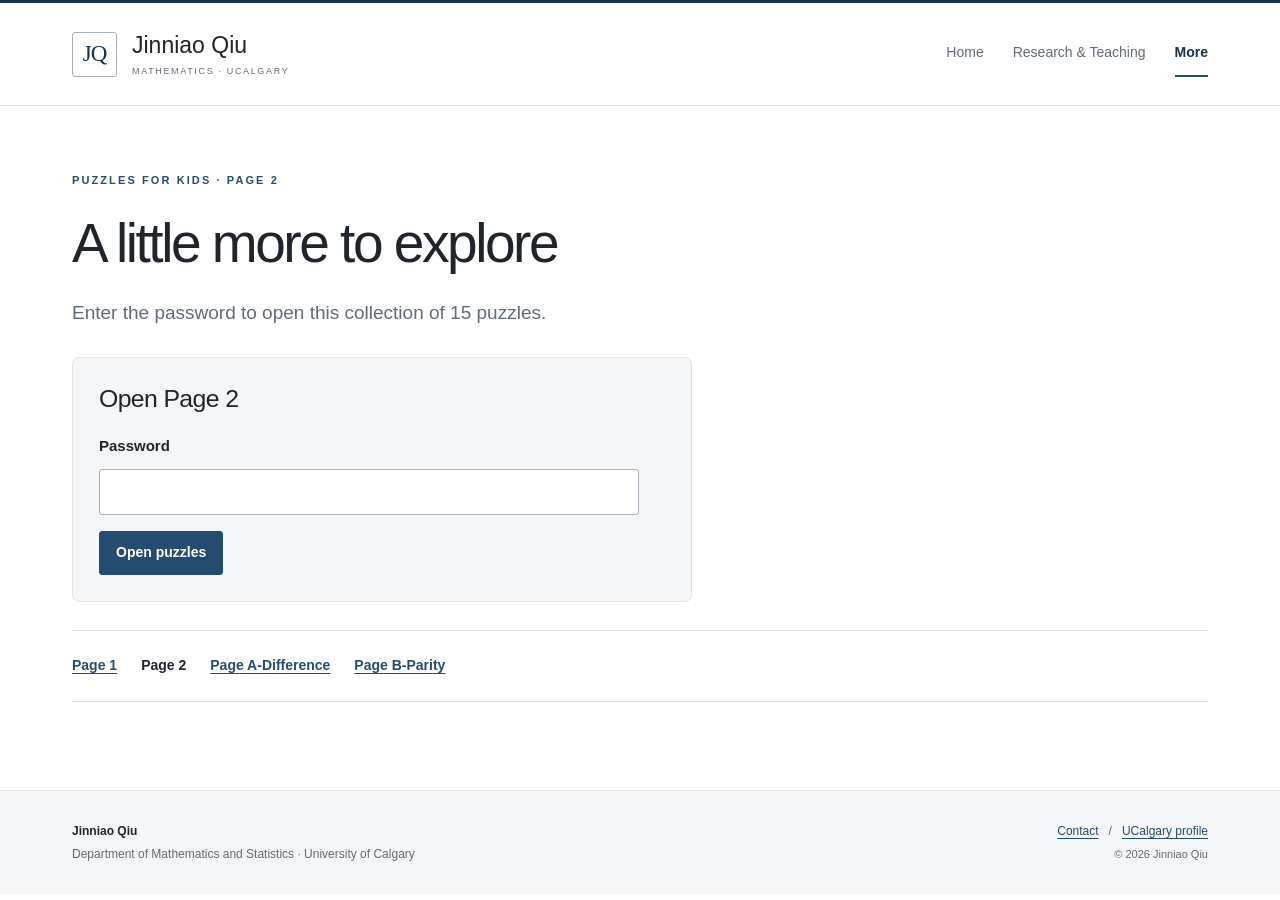
<file: puzzles-2.html>
<!DOCTYPE html>
<html lang="en-CA">
<head>
  <meta charset="utf-8">
  <meta name="viewport" content="width=device-width, initial-scale=1">
  <meta name="color-scheme" content="light">
  <meta name="author" content="Jinniao Qiu">
  <meta name="robots" content="noindex, nofollow">
  <meta name="description" content="A password-protected page of Puzzles for Kids.">
  <title>Puzzles for Kids · Page 2 · Jinniao Qiu</title>
  <link rel="icon" href="assets/favicon.svg" type="image/svg+xml">
  <link rel="stylesheet" href="assets/styles.css">
</head>
<body data-page="puzzles-locked">
  <a class="skip-link" href="#main-content">Skip to main content</a>
  <header class="site-header">
    <div class="nav-shell">
      <a class="wordmark" href="index.html" aria-label="Jinniao Qiu, home">
        <span class="monogram" aria-hidden="true">JQ</span>
        <span class="wordmark-text">Jinniao Qiu<small>MATHEMATICS · UCALGARY</small></span>
      </a>
      <button class="menu-toggle" type="button" aria-controls="site-nav" aria-expanded="false" hidden>Menu <span aria-hidden="true">+</span></button>
      <nav id="site-nav" class="site-nav" aria-label="Main navigation">
        <a href="index.html">Home</a>
        <a href="publications.html">Research &amp; Teaching</a>
        <a href="group.html" aria-current="location">More</a>
      </nav>
    </div>
  </header>
  <main id="main-content" class="page-shell content" tabindex="-1">
    <header class="page-heading compact-heading">
      <p class="eyebrow">PUZZLES FOR KIDS · Page 2</p>
      <h1>A little more to explore</h1>
      <p class="page-subtitle">Enter the password to open this collection of 15 puzzles.</p>
    </header>
    <section class="puzzle-lock-panel" aria-labelledby="puzzle-lock-heading">
      <h2 id="puzzle-lock-heading">Open Page 2</h2>
      <form id="puzzle-lock-form" class="puzzle-lock-form" hidden>
        <label for="puzzle-lock-password">Password</label>
        <input id="puzzle-lock-password" name="password" type="password" autocomplete="off" required aria-describedby="puzzle-lock-status" spellcheck="false" autocapitalize="none">
        <button type="submit">Open puzzles</button>
      </form>
      <p id="puzzle-lock-status" class="puzzle-lock-status" role="status" aria-live="polite" aria-atomic="true"></p>
      <noscript><p class="puzzle-lock-notice">JavaScript is needed to unlock this encrypted page. You can read all 15 puzzles on <a href="puzzles.html">Page 1</a> without JavaScript.</p></noscript>
    </section>
    <nav class="puzzle-jump-links puzzle-pagination" aria-label="Puzzle pages">
      <a href="puzzles.html">Page 1</a>
      <span aria-current="page">Page 2</span>
      <a href="puzzles-3.html">Page A-Difference</a>
      <a href="puzzles-4.html">Page B-Parity</a>
    </nav>
  </main>
  <footer class="site-footer">
    <div class="footer-shell">
      <p><strong>Jinniao Qiu</strong><br>Department of Mathematics and Statistics · University of Calgary</p>
      <p class="footer-links"><a href="mailto:jinniao.qiu@ucalgary.ca">Contact</a><span aria-hidden="true">/</span><a href="https://profiles.ucalgary.ca/jinniao-qiu">UCalgary profile</a><br><span class="copyright">© 2026 Jinniao Qiu</span></p>
    </div>
  </footer>
  <script id="puzzle-lock-payload" type="application/json">{"version":1,"page":2,"kdf":"PBKDF2-SHA256","iterations":600000,"algorithm":"AES-256-GCM","salt":"CXhPXiOWUUr4pf9Zmq2teA==","iv":"VACM6bnVVW0H/ZBt","ciphertext":"HKFkv9cl8m/dkGG2I522yB97LJFi92LPfXHWA06hdJ+9NW1YwuKCLZzKqdL6rBxBaNzwkUQpy3hwJ+26ohOBJ3u/MAi2oWfEcBsSNPFkEgKwICD+1a7HUiN/bQBCygXmNPs1DgYK7lMSrGFNNAcvF4Net4uY/iopQrl2AOrJgIZeJhwTAD73oFpX9nBPsUZ0qmEOhdsgHT0zbnpx+GyodnpazvhOR0EpMjhBV6lWvNlJkQ+7/SfDGj11AugU85iNt+mu8PP/U2Yf10RGV59ffbxQZDtZE7OgVFj2nzXu+jytnLV2lQlApnL9vh5xL39JLqB2icHjzyS2LSeiVCuG6pGBkmdQzCa3n8mRz72X4RlgaOZN62JBhLeiNZN73IL2QS+b6lh5rzHXeHHyUnbg+b1U9mSxvK6Sh0V0LGQVuSmG6Cg6ak6g/kwyb8Ae2oPvtadAEdEbV2vYiPSo9Q/A5LztPb0Ci8CKkboAXzYuThlPC0wh2KmcwwdI0i5hCdTT9MV9aBjIbJKza18SriUHNU48w0h7NL1zpWyv1IxklGbfNyLcqCvYdyO/xVvU+fTS7jmo2lomlUtXfjcaw+GHRZ+Cmt9KP4QtOYCUG6qoJK+YRilHz9i1PPo98h6vQJvJ7vhOSQy4Bor7EjizRCHfJOnQnmI3pmUsUSv171obmVADPzLZkW3EUY6kV0+m+soQJDryZOpdjhW+hUn8ZrC/ghztALT21RZnxohKkD2hlBDjEDIJtex9wbJNhzHY0+PVYunZQ4lnQyqBAGotTm2OMpxny9jJHKPOrbsyPvaGR5S2XAJtXza83DcBOOIKc5pB1L0jrb/aNNva6WuK6Ri1RSuZ2oPL6/W0peGPstQk17fDVBl0CI+p82tlNU4ECKvMJt/ODkDsSu1kLgvVQikRNatOIwSbiqDQDnqCGqDkMmGtldlt4z4ARMu76SnKebUHcIXWoXvknijoVmJkh9N/DnDvGr4LNGMebElTKhsLCVECcfHmJne9M3z1BzRmfad2nboH7wTM6gdGZW1jA3QTHD+R29KNZPBngftFvRoCabELIwvdug+Dry1zYyM/tvtaaZUyil+5fzwN3PrCz3PRcRpFMIEvzRoU+iigLpWIsK380ijDlJfapaZjs4acdzeW+vBeqQjUPpoYIBDy2+ibmgZpQVkI47k4NoRAOB1TUnwEBfHf7MkgQWX2vZeUgwfm8KVnUlxqD/kNdnTUZ/ub8ZIucuyEZ/AZQ2m2usfZEP/3Ue9rHbY6F2OnHkO9FAcnoWVCtF/abGEctQShxtNqSgw7eJ2Vk4jipKD963EhZr17qtqKED9d1KRGdFDBjEX1Gazq5DaPN+dgucPoqIZUwQbpGk6LAvNWOuUIaqTThEvxWIMevFCX6EGweoWC24o4/x72yxSoYpv/UudKHeXj7FRoPhyFCx0KJ9/egRfBZQvN3g/tKImlywnRxFWJPbOdI4D/hb0NVU81W56z0rh5Tb/C/EFdHuAlYjJRVDsZCjSMef7SaN8mSvg1g+DRCPlS+1Cn4BpXh4pmib4Z1hDgbPDBln+UUIB1uBes8U92+WSHaJgqC9feJigikHkevneuw1xy7ZBVsRFq8BY2p4TJFPzSGFUymjnS56RAOETC76QrD59uCrc6RVICM2m2Qk5ovnvIdDAG/QViDbBMpaEx/lk23CAFixmxgsT04Ax8AOXLIm3cQ8qFlCOdhAt0Hk3sOT91322/l7nswsx/[base64]/mvVlrnK9Y/VYqQdwqti06WsekskDFKDF8F2AbvrMr+mU6zi4HpNsbhJiExU5lXFGXS01VaNlNjyvsB/Iz8ad3DbKNiQxfahKehZ5cZEfEk97ODAJxCQGzKp7Mq7bQJGvN7QjJ0nnoV5n5ASevUjEv8RVcxbQhSoSI82135hDsbpoP/B3kE1ioUe8jKqxzzlrAxy1IKAQiBkxbN7StAWqazigFWxvDv9HJykC6Odms8D1D2V5uJv57J3/Wzk5f+uD5VyZj4uXOxIUgie/46yUu7WD+lC3owcnLsgc8OwDu1eOebCC+kBJdNh1OitWoUQ4wACDfCgntbEA/QEHzP7X1ffl1okFBFjTu0BIStCQnjZnKyxMsd32W5XJ/JgBBY4XN3o8Jm67zLKtnDHJiC4hTMPkkYDyfBJvmMIQVaKKtses5Jpl/ntTHQXM2s7mT15Y/rPriAI5/jv2/[base64]/aXSTMcODmfImkEHMHpSIMGf8xooCDqJme/jB8CREhB2LBG/LDsK/toW5BbZNdCocdLKgODpQ2U0/l7JuGudgK/mvbgCScnxJNQQ0DkOUcLzv3u7+61hg7Dz2Nfoa/[base64]/R98oFn/UEw7MujNhIpnFQQwgg1CfXwShSkChjBB8Ga+B9ZO9z/s3k89gUaZRhxm6ISfYUSD4MOCGeDX7uXHWAdTKB52JiybyIzERNChU8Xa0x/uIL7KDKE/CY8B1ydvzqw1N0WRwrj2DLS/ZIGCEoh2lUOpJ9dZhZ8asNIuMtkfAM5vVsEGsnxBRt/MI0neohRY2PCD9hSGFvBsVQCKzPVZ6buhuTfd0DJ9/91zm6SGzV0rG1q8gOd0eN4W7eSLEyGtAeno+Ab453ekZQNoJROCYFoBYcIiYlJv/DAge0IfPS/vTUA8eJ5UsCM0tRP3b7v31s1xodELvxvQU33N2wV0Ybn4KH0MMfJq9L2gnTikXIUuD7IJCJ+p+Hn7O3IXLAEPxxPAaJyJ6qouK4QbIzuO5KKCElrNzx31guJWiJDMOjevsfaX9L4duxLwa1tfJUXNcfeXKSZPYGNC8tfCln0nRsvekKe8T5oAxbRLy9O8WogZ2/EByYTfyQu6dkbqB/[base64]/A+aZIVcvhzPA9A5oVbe+sa1PWRoUTaqRB+INtUb0jzRLzIZcRdvLBh1jb69ownnpu+lwg4qU5YJ6/wpZDpTqa1ba+4Tv/dvo9WsjfCAr0HpYpEiLx1DF8HgHcR7j+gE+y0neEgcxJ4Cq9xiOFBiljlhvHw8f6vkLbgJ7100Asqh816hZSKO8D2vDg9XButrCoQ110C8QAzJaOfcyq/sOUheYVXpAc44+fn6eWhjCfj8qH2CLCpuh33WB1y6eVF78YpoH9GhJtVBtPOoVMLFou2w5tOjlZhq9saYgQh1zxtpklAT7ta1woW3FCK+dDT+05moS7nE/qdANm24WJZdoOBdJVqMb/[base64]/FVrk7epmjLPDJptnZf+4rW5OcYTRtNpV3bmyNd0GDUlMwO2nRUOLrlB3ZjW5jw8EYslWS0Lgx7xEjvPaQDXEKuuWkOihk8Kh0JSzx2uis00DnSyTcSO7z12DqkXYYvOIHhPbBu3levyTXVYyzxlY1w/AaBGvalo8Ov6M9VOWrqCkzp5GL+Vp8qozsXLZqsDCqlYK1qehWiiUubwxbLBhOsLFzDoDxAGsaUnGr72vNnl3BxRdEAxsrgokufId4WfVPf/CD3Q+fcwDyhLm5B//Kx1en5CYIbNiPBFUoa43HQhIOkABjHOBf+yGRT6oo1KFc042pdBwio00IYxFu8PG+20Tza+YSOptAWaxyI2lhnMrnMLJ+N0o3o4kYz77OhI85w+vHV4RbtPO+OKLMk+B4hvfsDWuTyTCFgfI3Oi3majh/e+3TXMX3BHkzxmZ4UstKXDwxKW2FvldHk2rhuZ/BzNnPN54DhT83aLTi6lOMue5uvJ//ir8eI6wERdIuADJutnndUd8d3F6kqljSWUjrW6XhNqYfQvQ5YAgwaaaJfRZ814k67vL+HYkmwSGELxNmkueompjElAjwcEFb8ZAAfcpmP5UPZYkYK/nn5nxa58ETFqUTFDVO/nEE/k2KkISzs4XVtuTuz8rfTB4PJ2N63xkyLQWHEfNfjUA3z/MqopSlJ6FFihOiGokSoj78W4AC/HzOXDMCWeonhWit9tZ+7142cF7VHhWWP8tiT9ngkaGXPguA8VnIKc3Ddh4iYjC/4n92C7mizp8TgxZmgTdBvtuEz5WCtTeS2VzXUW37o1GgAytf3m2c4iSWSbL+iYu57PNSm6RZgCxZZaWmUYKBUUHbYR3uEa0JUTIPhJvnrMuKW0FLGWd1oC9OwqDY3Upp5+KwPMoQiZIG0LLiAtTNcw+ZaKcx7/n6wwBcHxOS98BQvJjjLqF2HsSJnlXofWiJxi5H/N3cE8WoAwsfnVlouka5edDwRwnYuuHVDUZw1DYmnF4VZcPyriQuUEzvrZQEleWUwfoYd2MEzFfzJgq9OG2Dpq4Wni8Se3Bqt0VlQSjPy/qEtz+YcmFNtada7ti/ibSR1aTRtrdNiJ5DNMCmVuDjGQh1Ni0QgSLudgKrivp0ffiXVy/Rw69uPy8Z2NG17CcGALAtDnaRMricKzYuoLOcbJH7J2/G7BKaDA9WGM0wPByjGXLZgfgv20+d9QttkYafkiy9RMQjgA5sfKm2hUnfyu05FAwgniKzDJT9qvLSXVxNRsCv0u8DIKC0z3swS76JuOj12frWgrgDSBobLs+RL2R69FjjZy2Gq131rFzsuxWwMaRYdG3q7vgVYv9fzKMsTp/K3xmiBjVDj+WFtO6gxIHK9FSrdpcyqRwRXGojF9PL/2OioY5tlPDpxsdXOXl9D9kmswaJQDwiR7TLxTFsszXkY1JtOCjZqtivRjffp3eusuunSsqJIScY9o4dzKMYCTO2AENPv29vIbFMWg4CvnH0/5TMTYixB3EgfV1ld5QGPxL0i4CXW7Y/K1grozih4msmJUHNJ4a6jiP7eeS7D5y0kbj5RnLStYaBSBzsdcL78v9Dm5wMB7bZGBkdQt4GIy/8I9YfLaoWD8mvgd5HFcjadP9uwU0AsoznL24qVl15R87S0qGdl+Acr49ktJXnCy8hlj4x/ICK96C/iI2pdE7dF1XHCLGBUzNSoZPcj+Ys+6qtcta1toAp37Q1GzI78gk8Jq/Ft/JerPYeheWNCHXAUcZryWQuqyhQZs1v1iTOyUdILVE/QApYQUODRJFA/4dzgQ0ZjKRVdb7oqfdKkTYZhJuiZAc3Po/PlUdXp3Uw/P0ATJDwqTbda7VKNLGB3BQMQJGmrtvl/375cX+shcJWmoWik/QcA4Wdmpym2SNWZXxqvl3pE6p8n6tCwD51xUD0J7zjABfhOLa8Sk1pfA5ehO6nSszv8xjvS2eb8IZpBfr/lKIEnXukZ323T1ShEVBuWXATDC8UgVDsO9trqrQgNnUc23Ms7qFTlQh+/RQMqneuOrBDPk6e9xy8BH4K1c4quzIJskXQH9hKxsjSTMq+gYqv5vf5dd1bDBh1jAWf6U7axb2v8nWv4l8PAT/ttoEEl0QblmCaX9VhJ04NtdlSYWB2We/0MFDxEW/Nt4DJlBBvbWxUmJ3B+Npk8axIOm3EKJBnWiehS/0IyPDe3BbcHycVghAjezv3Rsq3DZ0r+P5E9OjvEBuEcgA/OUAt5HDbJofaGRvjHvG1ZAQ5dFafwmmqTCyDEx3yUO0qKt95uNXtFPL9hLPGz5i6xXZb1UngBeTfrYXtv8AdCn+FQgHTuiVQr+4/BFsA2PtnXWEU9QQ7Hlx2N5GxQJH5JmY8AMNP/g1jIQiAuxexBUOmbHtxiDaxgPqh0CKmFlG21VymbSFK/lP0ZAF6cxk+bvqjEXSOMPXjIRvABWuH0Q3R8PKEeEGFS0EVenOUjLJQm1LHkipS+UM1tP/+MxZUYJAjldnfBN1udvS+7Hyk8pUWhrcC3Vh4S3vayGtYpDD6RYBUhkc7yHXkjbsfLfThuSRRwG++q4Xa6t08CAxRk65PmuAmKH/[base64]/3ZILHlXCt5FCLdJppdLqwgeygLeRfFT82doUCJADbjAVyae2W3vxBMytzJjWvP9YwBj8od+BB7FbrWyuNSQqv20rIzmtR4ip/Hpg8WfZMW+pgIsN/U8eDy2Tn/npiHWXTlOzUUCQ3b3VDnpPyL+vmJ6eIt1P0vFlEdcJrE+triNyD8UKXhOsfrd3MwONEQhoQVGi66iPUpI5fXq8S0fAakHManLWT2omr8XzNwloImyyg31o+KpBZ3HS9YokKDlXLvm78O/dhoyXQXtMboheaU90DlCcREd8TP12AZohfqbhj8wlUGuLy28veAErEvPi7E2R6VkphA2yAKYeXogThYzqhKJvcZrOw+UgIs8qwifDjarNFIOzAO4WS3BnLm4QfO1zycZ7p3mMJ6+aJ5fDQKtV8WuLZECXpG290NM8VUoZaWo9845leXetXZbV3XEW/FrZc1SC114FIa4uY3npLJrVxXbO3oVc114R+AwGIuMyOZfuTyKMaz7ZZFjCoIjDgZNMAYBlHA8uZNPyanWAq2OO4p8Nk7nPdXYT9gAI1BR5CY4UNAjo2o0BJmphg/uMQDPlbvzQGeqUn1jReMsuTLq1ioiV2Q63Amt/q8XSKEIMS00D3oISI/SlWhv5IAEQcEKayc7kqnbVqkCDrVyDEvVLD+Bf9RlsktisjvGaUmOH3f1VfPFN0Qgj2b2CjGiXUjgIf9F39gB/uL77uKYxguFpbESYzUY1kVoIlCHMKgxfmDasWNW5x3hQ46J0ZZfgdlnLuBADFfb7LJOw5TLfzdr8i91qRFuaecWCol35blsZc3xF/k2c1S+M2+kKZFzVzoB472qgXMJQpOjxvFFk6r1+s4H1pMJFlnEwYVdsVOU1mTWmxMG5voMpzlyAHx+M7S0nqgaRNq1ZeHIQ0hrMMOpoHlDfv8Z47Ld/igpBvHMFjHYqKWUFNNhAdUfRYmxVgr7DN9CGBddk1nbQrmRZ/9BVReKvaFoXGPsf68e7ieq+qKj22q+fiUKZKdJw5bBGyH2uwWutb1a0mCUoxfOIQ3yZlhceddaYjSczyy1QZauzMS9U/uW09nK6QckcTjShFXE5ylmprdN68hjS89q5egNCelUed+WyMapDW1qZcyi5fjXUO4PAl4k2PBjOdMCf1+oabIKVfE1tUD8uSmWUtsPLajuF75Xcx3KhmS/nmr7Czqq+TG5q6v7teczddEkwqD01IOaEPiRZWSDeVGmMVW72Xxl12736tqu+ghJwZayCMxsWjsxn0y8NnskVIMOjfDECCAcAg2lDjNa3hqazUTdecdTUADwyCWYqPMn+rF3tQGh/Eztd5trc96GY07BXwGamsLUWIYECr3uB7yPsyKFR/Tq9N0/bGi9QaLbU6Nk83nn6qlVSToC84lvpv/G+RXQ+2j8zj9x8xdYlbN9XxQMRycb/EfdXAi22LVPXJ01EtbVVo+y+vH5JT95ITQes9z+RjtMbcReb4+KRfIPR9Xb14Rsr1l/0mqpWA8Uw8le6caXhtcR6h8QdQ3ZCL7EYT1RNMG0zn4hlcjIj/qlkQImomVaoPOvqD1JJhVwXRQdW+TNpxs6qMZnYZkgEk5bJJMtuhnwFZGUsmUoLQ7mRTZlkTnmBcfdYnoKCt/hFtqY1VX4fgRNIaJcETdLx/lfCrFx4vA+uY+e+jqYMd4SYu1mx7T2f+np6m4vViGmURST+Tjstv7ob6NmOmIXHcP6i9tGvTXoTTiUCBG+U9+RyDxL+IVe8Z55z/euXMOl9Eggx7WlC0DY6qymlo74kSy5zBBnCpmMtC91LYzJ5bbhV1CfOdoQgGjV6bbDuB5RaB9RpaHBVrEU/blpH2ajQzy87w33HRNPQmCY/I+pQeJqLu03Ozq2KaW0amahgO4FxtYQAurZQO6RhpYJP5HCrI0Ja/BgdcTPjtbw4KIWg0uoYYOtE3dqZw6FVO4I8+qFfDHadJQeDkTnYtJT3mGgnw+l/PoTcCLeyDG7Am9PvTL37xg4I0bukb8m3XvmbM/SM6J5aL8Aiu8NtsBIJOv81PB8RWZ6EpCKpqmwtBIWKIXlf3B860AnDGMQr2refDu5IEgMipbGqCy6CNXyzQSgXKfS83ltvLTWuhribBFaXxrENoq5S922wgUQlTRVdANwcGVe/6EzyPH0J+gUj7FQc0RI4rZSFR/g6tRaIunZD5B6o5zmi5Rzqvr70Uv5aZnymLZP5bcmoik8gfPfHHsWKTe1VSc/dvi4vlszOsmhElaRetTDXDcgqb+OyT+/gPKlJftqaacpH2g0+cbCaesqktho0raism1aiP0odgHvNgKAKV/[base64]/uA2H2f/rKnXk3KHuPhD0Ya1/jo8i2av1zylZPV74xPA2JUWp/vBYIog4QKr1BTF6lVu/[base64]/M9q8Qb41mHf6H+RZ6vWaLXgG95wZzo4445OMYO1Y0tyMhI+/AioHsyyWxE1fVASH8oBXe+vtmoeqkCEu/[base64]/IsjQBDV0B0fUk5aKP0Fe+I8EntlonY4BJiLZYvK/pTWBVT2VBrhHI9yJN9ad1w6NcJG2BAFBMgsMkUbiycX7HYNlJ0GGkefLVyJLQNqM0f3P+Im3MB/fzOpHs9INugdMAV/hoTyt8GbBrh5Qryu/f7oIR5RbOIm9KDSyqN6nElvJJgC/ONTfq+hOGKFDGgHaeIcUHLNaHMSwR9nemLlLGCxj6GVQrT3tZScmimWzeJxCNpvkp0uI2VftozNGIrB2Y1bKezRAqkCEl2nfljtbywRNAgHhtuslKIY6AHnDhtcFTwTNUNQk/AWC+sxs5wjNUHuoIHokyoFrDITXL5bSotJZ/XN1f83IG/4rx+GCZaIenvJnhAk2DK12kO8qs+RduIvJqZ3q43L3Htb3hVgR3KqP+A9ZcHtnhWl4+WxP3saKLHbBGX+hmYQkI6YjAxba6oEZggxnb12sd/ogVYCuSyZgdF3hvKUNvRHkH+i2xrV33DqtaerIyE3GlnYJr0Kb9dfnylcJiJD0Lo62dV6l3I8IL9qGQ5G+JNnWuvN53k13834S2TvXwTEJ/q+hHJtXsSkl+9OQPcIC1Kr4TKdyfgyu5BZTPmNFt14pbrWQXVv88oAyyp4P32Ey49AlL1/MwXPMtoju5xzx9l8bLunio/rDgiEON2oq64aqMhUfHWM4b9v19mCsF1Li39lJBjGMzt331mL5N1wsGwZ/plxP/MsjTX/fOTltNmbicSA26NsR0dtuqc8k8Bsxy9JNMQLxS/cprJakzDGjB4Wkz8Jp3jMD3ZmxgIMzjSOz//FLw62EQVNW2+S0jwFEml3r/P6a8bZHxraGSv9SUuBYiZfRmscI25f1ehuUpWcyz8zzE5JaczUG0Mv9h4hox0OCbXw0HRjFTkzgTUDxXlG0sV8ZjzJCZjV28BaYPuw25zWhidFZl0+qNXqPNS352UJtn9kz/[base64]/VOzeTI4BHRPqoIwfCttQ1Y0N+ifru2/C+YJi6x07UIHWE3YDYbWEAg5RZ55oTT9kWobn/[base64]/qT4Lbe4/7G3MyIFOWIinSoOqp0/U2ZPvQpI4eDjCV/Hc/NU5SxRK0N0DkF6rD1OubPNDmS5/SbABdaa0jGewxk7KOrTg70Aq6V1QQahCJgsCw8r9byUqQky6lpOm77GX71MZfccaTMKVuRRkvuq7J6DF/U6HJzGO8FRvIxsO+0FOzVc7o2Ahe+sVB2nIuy0Ocy1xqUHQgqVGy52rC09tn8rpJWgx8f6nIivMGPkWP2vxFrbEpV18HkYOmSoPi9/CAmRvFk7tdVo7lIvx8DPEE/XE0u9tpYt6yhhknHxg8AfA0z4n3AmISIgEiIDbhTVnK/IGGR44yAbFucxJ/aOYp4eUB8kfatv9lbiv86122YU3RYyHV/GIN7vKsBRuIxOUflPNxjJ1Sv9G7dY0QGYrJ6LRIGP9P/[base64]/TYnz6fYiE28UgJNZMsC1oZLEJ7aODm0VwyENrp8Vr/h3I4aoY/+mxDQcK6WzIsxkSi6sCcGLD/[base64]/xG5h8LZxpRtvR1H4Ufif/2UbgMXEjjtgzOB6hauOjATiydUAbIi1LuwGIaItezlHUIJexUUhDVZF0j1xcS/JmIwPQAySvh0jZfzqephyRLswbT9H3MWx/N8l0yoi5Y9QHm44zflrrZi9CFQpEWrEb7syZpUFej2Fl0PIaBKpH7Ik52x3ilNBGCYcunQ7uYk9/am0Wn2OLSQ4Ddslrhs59XYzMLqXR7F3IlWlLBtVJxEE9i8l5wduoLnLNs/ZtaIm51nNAUQ/WGLc0sj5hy1eqyTtRWvcNX4nTVgDaE/2PW0Vioq5vv5mZ0pnlqhnDwuUe5HHNKKUIqtfe1A0OmIjm5my0pwRyOGuXv6cGPvX1n4CcacO2Iw33osThR2y3Lsi7DoWTv6ICl8kPlsNkwFveBplVtbqJWuX5apItYBSUm21Fv0+v63NKxuvfkWZuxXKs1B/ZfR9In87l1d8blwYXTHriWhsYdYxC1PYZvO2a8xe37kp5G1ujaCbN6JBIudDkBN52Q4NoGhAUD0vu/N7uUGghzmk9Wj86xWOv7DMt/fdzGPX1pxIY9ncGzj/SLrEUwW4G+w4zNiwEtXmCh/54avcvvD7xqDF2vtTBM9YMCOziG0zdoKG5K5Sn27vAgd5l9ligIy0vB/[base64]/Z4ap6hVwa23ayCy0Ikd/[base64]/u6a5Ac41YdPI9BHwxLslN8w0fvmnTda6vR+x3hilsmJrn90UZDKRPd/xJGnE2Tw72n4qr1qZVN3D1lOBTL50tDabS0kJZk7lXbmzh9Xn7cGLVpcjf76DisgWjpfFY4yM0y82rUt4JD6zBiVyBjTpH0j3cJp+FVzUczYlO9wcxeFAWUNArdluClM06EaQVoU7OTb1QQdEWCR0aMS1E2K4rdK26DD/yHDdx60isAwWwIfE/[base64]//93n5vXZ8+vTjqMSCZxt2IHpVjdGvFxLD1TMnGGy4yPgLKn+859COwjKjLiKB/Gou3iNJr+ubumIYZewzx0TahJQPNVqbkOsHIGUGKOqmVcIe4Ngts01Nczq0IxhE2sOt8ep5AYnwhBHJ0ReIFoxCj9mYE6lU6nnIEjRJ6XG2+fGk1Fv2UnV4yF/[base64]/H7aYlhkcfSGUJRc+5ldVaRGIkuWhT6kVmtKobwOl0imV+CWeY7kw8ee5lhBNFNXIq64pRTDo+h+B1n5zK03UiDzLMVLwQy9ZFMTCs3Fiub/AOpvL5Bn4n4oCzr3/5mXb8VGS5pRUrSzsJtXrqhfL6U607Uy7hQfQ2abjW7Fsl1YgAUNnLT7hzLi+F0pG1FUaTEjr4Ml9iR/FzCxsTYLk+ckrwg7Lrepc5QiqJLY6vLH0ADHWzJZ7fzsiLdwM7Pc9QJf8bFfo3AekQpzjLk0+5ru3CRMzJnGXePLtoN6idpMiSBsK8cwEJZxs2nroHERhJpazYlZ9pCygsl1cW71F/fih9KJirRK3rU+fmOCg2uNwR6LgobNgU5RpPirrUEGqlgS3Ej9Qq/gPnvjTcvf4BXbpfUI+1V5nqG9E+RxkGBD0PLBKJa+Sw8uZk0GTNRumG039ISdl6e44cTtpLVjB3BZuAS9ZhYKBs8bXD82rWdGW1OHezmf1XoPpNuJ2jkbg227BaQy6HTMzO2lhgiZYmLb8iwi3Ij0ioQ9ZrACLPzVFVAVu/[base64]/[base64]/0LeVZdh/95p3xLP9x1gjUXJjH2s1HPA2lrRyQGkODWfiXFf6aOSZcV8RQ13WeN08EDwz0f/Ff7d9y7kSZ2idj03tGfU4O6O56M4tjIO4MRUFZv0WByJ1F8mItzlfWRrSNj2etzgPIYQ4ORL5u/gRlr7Z/ei2cKzFSK4i3IAXev65ebath2S5jtOXw3FAuRNPwPZbBjQx7zACK40J6Q4y2KR+lw56JErkhAwLrqYwUQVYUWyL1cd8HodRZjEp5h1CmdC9DKY2xabvvSr5FuahbznavCBTaT5A5d+7YWI0Xx0x/5zbNkJGJcPEIMRzFEO0nd2Ut3OQ2lBEqLlNp53EuWLRNSHQtD4k8fnzfkr7pePoQ+kQqawYEBRlYSw8cXQmvSIERB/[base64]/I12j0sdzYWdnpvlhnaimqWJv+YJX0Dkw++uG2JRZxrVVIGTZChVfj7c0hY6OEeuoVGCnU/TJIYg+Kfn2AMjTK4MlqLA3/yuIA6AYksF94P8d6lEJQ2PSZT3rg/FYnyxD8FjrLKVYHCA/EPiMlAVcfyaAi3PaNPwW+qirGoqlSwKuJKlxW+yQu9jdeztx7lT7MVJmvRf56kmBGst3ykIcOGMP4fiFaEZfGm/a3lA3U105fJOo/oQWgSqYbHScONfCeldWVo0daWRQrsOjt2vRZamp2IN/[base64]/WQSqV3Shfj1MJgJI/D8k6Ad/KosvSpt+uUL0SiYyh8dS05CgpReFIIrBS21qnhphSH5EUzFC89/89NMTN3mqjmaMq0lQrDFvYRkSyU3xiqtiw8zVr8So90e9BNjdFYtHsSRTr1sBEf3tPW2lzctBqf/f8Bx8ztd2gp2tojoR5rkwRQEAd7zTQ6fzyRn3BLR3sb+Sjt2xNd0UV7+mOAwLT+ZncsGjubp6qqzoX2tC7YWcvypBb7gItVjbB6ZYyxR62goqkM3SDxdBDvM+UD+dN0cTuomBIt1YSWcyFtFOZXUQSMYE0oEmx9m/o2Y8k/5WqCiRTdGLz03vl8k6K58IeztiE2FM7BQfxmR8idUmJBkKMdzkS3xzoN4vfaMiWcPNQ4eISzAfIUG05Y7GzMRh27r3FVd79zJixV/OmSh8ph45B9T0yKjCOl8ZkJQ8tTunzAHyjMRxgwBZd0YHeisfdellmoyxE7Au6WIOirb325+XnlDbwDvlIHpiWLsbii+KBcW7PTzr3hLxcvT0hBeJo7oN1b1UI+F0en0plWh+3Z9bPD7SIJkRhvU6tvAKP14AhzsdE//gAHShueQ5cvhZah2v6q468S0BYOxLqmDQiDBgaPlsyzfGJWYeP/LCBO0VGPVDBiphG7Xev8BMFg/aQBlczXSWd19cVrGB/V/Xud+yhdiAIRSvN1Df3acj4J2Hxkbnm68Y8AALSUpYUGGnrBlc8Drtn212Rz1fiEkqiFkN/nsrb6xYWmYtYeRPoP3LgzqCTecPziO9ZvyGM/mYxwSRz1I9ccm7/[base64]/Ad3YR73ukTJHpNBQ7bDsL/j4XADsHJhsJM34qq8juPJmH52EObsS0NXgIdh+/Xfq9QhSFOY4Po9xVNz6Iam/xj89fdlBOZTBLvcHqpEPMZJWsBPZM/dgHo6jdNkMbM156WENhZgD1uIpWfgh1kJ5iM/K5k16eteQNtPdZ8PdJR0N0qPjPsPONB08WOzs1eGlG7rTon2lXR/mm9S9z1cbDw0PK5FdhbJOY1/4U+TqqoUjpRapWMFSyy5w+IJd3d4kvW7K3hmDJhJlL9OASeKvFwFQ0D0nU9EbQVsqOQ+1pM+NiY8hdD0dyfVMO2CD69hl20pSsyWNT9jV/dvPJLI8+yspwAmNYISD2LBWYaLLsHG/TVcK2diRfJvSMeCEtI4R+c6g/a8UL+gtt5Sj5jYS+ILoLq9axCuT1BGi6Q9jyNGrKpuoEL3t/22r1/+gAzdfVrKRpMCcywS0ffaPUG77Q1t8SpQnpj/iNVuE4VpXbWAdN2MquKv2d5erxo68TA936KIQzee2BjH9E3ICDdjuk3k0egDXxS2VbLfzJOxi/PeT0Ke8AmhvhJFk0oIE/f8GNrUem2nyqMYafzuOyPPAmsHKa9FPi/6K0yCCTaWkL96857ybO/GAcE/79eQ61XbtwNHCOU0Qt7COhsUNawCP3VYaoa9YdTYqBQ/2qxNjvmPZ+bsdkj10H+I0o0akSPGnbkps5zsy+f6OVWQYrw4wWyePwvnC3IFcrj+KUuhxn0S1BCeJEGOfw59S8Hz6/VJMWdeT7Ic/5xcWIBxZMwYdaGBhfMxkupqBIB8CZDX79YWVNJsyYS5XofruPeI+KZgrBXc/D/[base64]/UsCdtfF1lSsc/xAmOtAA5wk3ON3O3DGU71dnHm+qvJQYYOHtWD7xgyWBw5RMoAZEDaZYKGqWAm0eacpQ2RWFX655tty7Chgwb6iXL08Sk97BM7qmACDfUqLNJ08yIERZ/8M6B8+s3DRF90EphGSY5w4kSpPOFnJgaUzz8SyWAFuneYNyuYt5W4toEH1qnohH8CuPpnCSt53abJ1gV0dJdQ6G7xhv2osZXlHdWi5zTbDsPPcJkvAEtG36M4fdcgnkUv4RJ0eQh0GTzC/ykpI0iBZsJK99XXbJDaO7plGhG29quQ1JpSrlp5o+kJQNNpaXQzSPFMzh7H9Pk2KLPTbbFB6sG94jsBCRGGkwsUCGn8puV0TO2+PLoK9+WfPQ2SYnEL10tX1sui//IwWJ6BqdGd66YkgAUGopxKTmleOGrlCegWcVuSYypd1Y4atNtNz0Gz0+H8yov90v6YL5TuqmHyqwCK64EG3ycWhbM/T+ejE6NgZVOTniAqcmGDoXh1WC873MDCMugUbkwd2cpBaZ2zFFXmHzAOD+dQCjKzzg52THly5rR/S8Xx7P7HY9sW+2hnjT8jbXo5POpVECDRMDK66ZzLsv5pP6+SmzqiFZNqhK3lyreh2tuvfjY5xcpts/SpJrBvEaoK+Qb8061yo5S5SduhBd3A/[base64]/haSytJQjsXqyWh7q5w4rcvX6qCuasYaemZrVWYeBOuF/jVczCdAW3fgeASWTeZkVnU7+qV/057LQLwm9iK+TKjUnkS4v26rwlFHYmiIAGml0JvWQAfzSmv/uMCUSyZXm/G9wUjfjXVwIE8YcbAcXCTrc4MJByzghMw04eyXi6tEULU2xuj0rEhlw+rBgNG5y0rlNyt3fbth/wnzNCdVp4nXhi4xc3dDz3EkOx3tqauKZQSyGfg4fOHWaQTHdK84J4gTYKqb6pXcuDwGdE6WLKrPM0sbtVyZmUYnsC+MT24N5nZoPIno45wdEVrO5Jw+NQRc6fhCvNHLXHRdDvJmTFRfdsM4QQRNeG+klMtAz/HJc3nu6w00bFWhSJ9UJK6Ym1c1DX3JZKdzmg6se8t/HMEEGf0PqMJiZ7tQdcWbTcV97cslbGUSlICeyurNeMOOWhQ+FDb6sDDsyzkFMkfEkKCesp+odrOf6RsU/v2pP5MlS3NcYG3k4s6fzT0QfwIWdEXPII30++SmFanFpAxHvHBLBfUJfDlq/djkmv9viiOOyCXrOaobnnPvR6k1/a0GHBSRV7nqHaq22zQaIbDIE8Ek2jes3pVIpS2+9JA7eTo8Pobw4dPx4l9K/XfdHG8T0O45GPUYn4pu+msoWYZZ7Ibn7HrjGvxd/301/KEh6wGRwZLDfQJw4UT+q33TXHOvAZy5oabArwSRc8UIRlyIyiWqqb6VHnFUGLw8TluZuO0pk24jsTPE2FB3lwnb/sLTFOU0mX81Z3ACTEfVrDK0GNxRSf3hfl28qRXFeWmcnFsWhqCCJLFNbdxaH31dSDpxV//exaCAvUHhLKlS0EWTBwezcaCV8SgWktrdCTS0oL32w9mg9rzr4tHrYIIgLhUzu0xP6TXJr2oPJdS9dqbf6tVl0hQR+uIsyqSR3qu4yJ+Fa+QianKtvlTAghKTrJTUNBhnDJBaSP3+NAr4iiSfkwgXL3a/IiStCiUlbNcikTXJT1+PNcwBxrW4zvjeZc7DFWTOHdk+utnsk/A/uZSZTu4X2zVtsPkXSd56dXW6BKpEqB5Ahru3+I287wy+e8LN5S9lCt3Enjn6rExlXgrZRbZMkWnEq//i8L1jHJ/eNmpNt/fW31YVg9mdAADMhcyg1+dadJxaCd5lWD7TxanqthRAAk2BwLXd8bXCwQOOEvVE9qabrN590jm8xxwFjQATgCubuLon95EMYbXC9SM6cxua94VjWPCCY7fTXtGUBd44G7u21x4qq+BsaWWdD0+wdQfjggwrUQZo2k55bQZA7tP/IOygZmFUtFUcCS4opRWPC7Pvh/XW8leYsrsH3xbinI40eQEKGVzvwwPkz9juHKeLjWzDaiJrwBoLoBF/92BGUb+xoCFM5FKFbpkNWYb5S2c7sXY07cCny11gheFCQGxtjq88Jdar3FNo0khxxLlkagmdGxiqjs3Ri8iEWBUQel8wJmZgGygTM4YGXfRw3R/pQrua3h9Cw2FYSbGmUnGEe+BzvzK2Ho71IY81m4PcsG0YEyENEk9GR9Jxx6sAcqdOw/zY6+ytxklxyCf8B87nBrNOUSFjRCzQeAbPbqFr/R+2xTdjaenzVnpMRY+YvQh1p0bCFSSeZiGrw9tjoEV4jzEQKR/M6GQvKHWryDAoDrCddVEF+NhzrUybuhL+W2PV4gIqLcOGbpxQNUS75Yg5fWN2MWTC+/vos1mxaGRl4ihBM7Lii+Nfy38UrqTstMOo4k1cccLRe6U4AylfQbnd3xpIC6sx7hQRx20abYlobOJarznYz7HsiOjiLn5NDJcDCWxe3PyFJg7AqSHfppbyt/C4XG7VPJ1MQ55sSshzBj4fo55TZJ0G0GaFmXEmMqD4nMDmAdwXGDdTX0qZLHUn7dStPirxi8K9IcdW3bAU5Rpb8V7SI7ifkWxt8HTmHXU2zEycv6PNUCmlFdrawezLvIKopWqIjwWe9Y/qHTgHi4um2BCblwtIa2YRYaVmBSpy72IYDZWljXGJe/3KMYwNfz/Lxmo0CdO3Gu1vX19iwDpyhtwOEyQ7ycAZSv88EHzlVOFKH6eErO6+1NdODhdasyrU59IOiLf+t09BDE5qn/ksv9waWemsEhrEc3eRgZcbVKwbWJJkFi3mNmE442IYjD+GfhfZdLAb3Od4KR0jwMUZJFvT2Ej9Z01yTqLLklK7jEwAxruB9ceFcb5H9whutlhEmo+I8U75yqVDphfrj2WYXqEn9eXrJHYbDj5rntU9KRV+XMW76ky/uz80+q+2r99AV7SkGQiwBAQjrTL/xqvlL8UUgjGVEATu822shHw4E1RklSNv2XVmq1YlwwuKBi0a74g+f577Nju6B8S6NM2txGOAEtLlaU+6HpOKJzSGheAGmG6c6UcmfvkyqyA9wmQ7ySuc+bzaNYysWaIl6msBfawSlLiT6WY1MX1uRCWq5aS1I+ZfBsndXoeys8IjXO9bh/jNi3b87KzCKRerSVVKlOGVk8E9CtmsWgwJhhnrf2QiuOMLsMTsBT1C/BIcUwUohVeJp94vGuHTgorj+rmrtd3AyT7jIfvjg1wutJ9RL1qKcDbpGuPOhUD6EQE8hmlrQcPyJTOnNp4T8n2IXTyHnT6E8ICklkI/3/lll0nZQ5e57wm3gJhULLDzujaYZVtW7FCSUYifedTR+oDFrXlc933Xf4LWUYMPmUS5BcnIMsubhbsGCdyW6mWftHvEuHH4N9w6qL/cH6RlaPkozSBeWqo01qJw06ZR2/3xuhqziXQ6hgZ2T893Exti0VhuY47qxdAlaUANLWo1RmgatIhrmN/dAmqRQqZaFTTTNckj4CCpwE2gA25GgWwh4zsIBOe0rCEhbuyMosq4/9UqWdtfr6PaBYUIQWeRa/teQiv5I7ofs7gZKGkcOeos65XSCPq68ser+tzfF9Y959z7iz+JfRl2ggXozZG5jyV7IWkMGAEAzfT4FIPEgfTLhvHPYvUCNWiyUj2wZwzqOgAdUwxjefXC2/ghD/tgb6Mr6XaGTC5uwHfV8eze2P0T8H2o34Y4NEn1bYxe1uFmlJk05YmgpSsWWR8qRVTb3+5bnXIZ0wYJXcZ8DbAqtqSVVOZjkCXDZwOS4uYUfpTIc1D9OJOTZk1NNXE7EqjDJDWrMqEitG8MUJls0TiTYOCeO2sPvwmLYnyM1U2tzgf4jU/O4HPRy9M36/[base64]/BSe+SaOpx+MHAUDpYJyXq/zVfy9CpBFI9m/[base64]/FNnRoHrxDu5q42UgEHNIy+DJfQ/+N8zvLleM586pnryJXX2MsGx1lcEEwDPAsKjb7fiVYC8bwLyHNINehM1RngVse9HzEq9b7O8iVVATdamg2QvF/jVUbJgQRHBYjGR1Xt8v+lZn/pyzTFp9wiNPnOchYxizXcajqmMQmHvFTf0fA/4YFKOXRAsM0s/2rmO5dddDwO7RbR5eIvLm38xI0Ly8HltpHrI+ENIRJK8mgA1SmyUoQvBr6BFLxtf8uIpQGi38tJ3KPK+wkeeYLeA69pdCQhMbOsjdUoMD9FGREwj0kbRrLK9RTa5QDcTOSioqteZU2cKFUn4txpF/E02nxqGlC6gFmyJqTrAP1O1IdvRqCuw9LdqqLKz7YHuDZzv9NR5kIvFUX5PrDZnk2ZoYDrg/ih3QQQnC3bg8Udvuoe+uUJR0boDhoASDEEDkcaeTwHbAeKJDHDMSEM+PrmpDhlnqppFw1P4QDiaWmtI/zj6aBONGVA9KP7VuhUIOZM+fVyKzZNBcwd+2HkE8grm1oKHKpRD0KjRlPnRJ6BU7SddsCmPaGf+o0EPBiCG/k8IH8eJD+l2U4EHBeO9K5Mc9EuMY3eydL220g9qhLUeam8V+WBEUYmVKhkxHy/lJfHo06c5gLF6PRrKovVMUeKEuhOPA2RhEDy361pgbKCvLhDia0HcrNiPoPWAig1WwQrRtbbW2Nx1c2qXpzlANbFMRCqwF7QDMM/L9jwHC6nw/48PwhWtylFWg0yFA7qsyZ8QnazaAY983YdsOm/l0cucer3zrbNyuz2S7CpoGd7korpKerhUG3txoRHWAhIu+7AaLIc/BVdix9mz3ZeI4b6vpJH9bcwXaxlvyBu6mKOh0yAEQi86wNT4WIV19zIfR/InCgJlqISdlPoQJfgBsWkzR6Q+4UCIedDGrgdVp54htM50KVXIFS7MZE/Mz/tp3wVZqT324wYS6NYDrNC9dvSNfZsnb/[base64]/G2owArL/WrcmUItqdfi+Hh+9dR/11auRt7DJCoqXh2jgLQ0yOluhwd2LM9toIcYLw5i7uRivs9PbHpDxfMEZjqkmTYibHOCPCqikurBjp3kYqkx5ZtcAKB+/S3Xk9av7goNbOyfChNIq9OAeiWpRGuZkiZErBxrTHNggl20CTotxbclztQcZQ4jXry22EmhSiRZwmQfP267qIuGE2t/TYGGi8MfkGy8JOLEqKKqAjyzc9mRgkzA8mMjblWrXxDR0R8ZUoOek/Q7VPj2cN8tznUstPW/TmKGXG3HHiYzdsswVxDQw2tB2th30pVvDM8qicGGqaRsKQFgISyNqihIAzW1Kdf4DmUilMQgKXh1WmytUC1KhwYThH1yEHyYppYNcn2i+dfHgnWesXnDGPL3gYRS6buFVMdLv8qe+A5o/[base64]/HZyGVRs3Kh/qS6pI/s5GtQhNV5nst9fjAcqzHxlRoP0br/s9I/wMIQusjvExPBdfzmK6mgQ4oUnZDQRjWjSkxMKnDpSHYI49f/LWoi/yVpBB2KxhJnRobLuVH1jxsYb7V1+OcGIBxdA1W6KsvDplw53UUMMAbLfVozEYtzX+7MNL3wGyJwQtIkcG6nKxo5gMLBKfUW7ftfZAiKOMCkxwGYOEjwE8LUle4DwxveMMY5LmCLFMmCFsH/uys53fwOV0jeK2KbU6eLvwSY85b8jSa7PSKv3teLBb6nnQouSHgo30JDQrvFWb9/JvSoGK6P7Iik0E1zHNfDqpcuHjtGAucKQ7O4dMMdic+sIdkp47W0jhcnrRIAlgigEqO8kIzAJsZUrW5/9ML4xMXhzEEDXrckXq7zWBI14Hu29MHGv41EvOrKjL/DPXaJz2ZM4jm/JP6BeUpIM1sdTQ3Y3rlRlz4KRHrw6EAM38oiw4BhrOfe8F+dwrq0sKlbRi9ysC5LnlXXR6cCu61u1pEB9Z5bnYwOT9USYC02k+UwJJS6cKF/IgQS5V5tfFHEvbNgbcK0D7wU8FXlOPP6IBWKRMZgIV/RQ4RxpzsRQnofq1hjkKTmWC2cw0rxf1UVUTkHZ8HKBM2PHdo/zLGrN8DiAdQ+mx70onW+3CPfLSmsP4y2mVhTF2XgF5Un1uHOB/kCfFyCDzbpAqnoYofkClA3EsO7x0m04B+AaZTDyup9Gov+Ixk3/OichArCL9y+v/yFrj1diy6/sXkYZvAJNo5dQSF0+0IiJdQYeqOZifrDYAixUwxOtxly3NT1Xw9Mx34GGnwbnjK6Zy4yC/ge1SjNs5gZU/2HKbxfzoROWU9OqyC3RINnqUSAGTrh/kjpVkbgUwaobS6ZcUcYadwkVYBJNnJxtib7wjqEETFHlYbZiUpn3fK+T3c1nMu9ktNyJG59oBMzx/oiw50EXk0YfmE/ySOasfS9SfO8rGDYqpPeI+2nTw5A4ThSe5vbhohhxoAMXIlM7DVc1n6QdiqIFBnADEqs0+EMQuYHugLP8jWOjjeQvZel8QE03tq4rjKGmMuCdeiFUDbR3C26ih+jRK30eOeIK3CVWpTwpZ2mSSgCTUTuwDF04S/KabD6izQ0nUq2hEdBLHiDcIxzUYNN0OxatsL4jKjEtAZk9W2ac88eh0A/[base64]/9wl9ysHrURF1qoORA/1A56Cgi+XkXCLdXdGBXnanjAnWVZ+hRy4j0ovV+P4v+gKq30PlgnlMzK9rp4as4yOJVHRFhKt6rs9wAhdAe7VZChSe1+v1CjQVfbzxr+B2LTG/H2s5CdAiO3biG742U+Ocr0KI4gInJonbdR7RDXWxGJOolqUlF0fyGCKzjxcaoxn1+RlTH4bOiTjWVhsE5EVhzYXyvF6PBprXzu5AQIh0SiwDQqxxiav/cBED2GR0rNg0N6w4QskJsyJ7r/XoAxj9ZLedFetThU5u8WcYVo60yA4m9CWhjh9EJfZIkDlYeHK/T7NMc0RrGP8Y0tz7CQ6fXhTvLzeyaShT8QGTEA4/GGuBa1bQTbGDMycuMki2fWrUlIt8YlAkU/ZU7ltzxmDH3Xzx3hfCQ4rjWaAQsC8EunL5CeQtPMmP1Wq7iNl/W4elF2WccZozwZIXuuW3Wi5HUD/KlIu6xW0UihDMOfh7p3eWm47zn6Gcz1S1147h/ePRbxETLgFP4xGjCCb51KiESa3fqR96fIAWGo/KU0ygQG06kKcSUI2qdoJl8bMOPSJiIt6TMGTlBF//y20uKj7bjem7YZVPqP+jhR5nWpm+u59vpLP6bJnpxgT/651dVyuy4DXyOKDpyl7BM9R3M3H8bNQ0oEgrrHg7LQPd474ZWaZKD0d0+Nyi+xVxMSjN7iAE6wCRUZSeOCizjjU3+xkn8Pv+fiPSWje6HyJFqvdSY61AyKiYd6urpP7l8cPKx/S4LNyFP13i9AAMKIkAY3hrciqZDe7+d9TCMbupcIFfFa8cap4gfPSp2p33G8+9BKWUkO6g6sfKlpIwTZcVoxFYKKiRLTAd3F/sZiTzC27YDY3aoDK/ypQ/nGjvhRQ2w0ZeqS18ejJlCREews57q3pMME7/DyQYXYsOh5sA3QkH+W8bSVt3k90vRjI7p2Im0QBubn01phkAsvJqUTmQFo1k7gzzjDFGikl5ZUwwOLrV4m+ypYMCh06I3SyfviMX/4sgug4XV1EInZzoVIkVop7vWeNJPokIVn3hSoVHbtTwUAMWuzyYoLBnFcengT7d2So2WNjHdbqP/5ygNAggk25+TBSAhVE9iX3yXuNU/2oI9oTlkNJu9FAy8mCyK4qQOTmcAa56ssZR/yh9h+2pgXuDgmKRdhO55EMbynAtY+RTb5RPGinLd3YbnGWGGOo+bmz4VVjlzpmy/+dJag6A7Rj3Lbvn4KEUh9Bg9NV0GTXW0v+OZ0umP3y819Qsfr2VDbXV/+jISsRZqdHwnKOTl61SLHFE35VImxtZshRJoMUzMQ7b83QBYYK+34LcCrDpzg1fr0jV2QhoDPJFmdVCtt8I0dK42bySkAbyHqyQJEUHKpwfzrQATMzNinaN4R609Gf0vfOWLPTJvoTfRYnuYbIvWoo9PJF4MrSGOjx9+nalUg1mmzUnM/r7zJrdwfDBXm8/EY4ZkwMFuhJoW/zgUfwuohup/jeAscem79+M5Kx10aN0h5PtDW+VepCKZ+Vnkp38uCZ2lcKgpxNAwLePL+ZlrUYUy+FgiTxASGkuwHnO+VW1vEW7xMcg5qsNiXBzcC+tql0148CeOXqBnTldIW/dTGlyD74I8Iw90UcdPyWQ+dE00Bb5doJR8AZG8ciJl9i5YB0JITxPERqgmOVcfxq7kRkB/xMTbOOMd3ZiZECXVBn1ZRwV/euvfF5SXLogO3OW9oqcgEGwm2JpJ96XZcX1DHT1gEd/oThRrV7Skl+t+b2PQH+GVwGBoe8n59hM+dMfI44YzZ/DRF4E2HqWXbqN+p+f6HhJwupWpQ7/t05wrJtDg6OV1wYxTCm7/Zl4WPTnhj8ZHGnylDD+UrNI2QyHxP14GpBoOZaTAfrq5TZy+sQggebu36HRt2JKNGLevqRvrwJ0vGgay6D7McFd4ROXFljvq0QR6Tyjn5YfZEocs9kvf0f7q3uMZh9n9GNU+Gy3CmFp5oyUgWbJwtyaA83GOCn+M8TN+AF/17QbwGxYhTSaWWl0YVRwyGMwIdYbi98Zvo+9IdgIwQGEQGbEGdNOjpv++i7YOfrQUDZItbjOd8q+H7Yr5jmAuiZROjc643liiCcfoQvkuK3Puao4EzLeNMWP9kAhYYmB4BVednwCH5tYTw0Pb1vzaXY0cEi7sNUEqGOJLPORtxKAck7VXO+xkY/wc1eqLQZceVpL9wrAPViBRXnfqQO/WbsM4zdvZHfe0zw7kMEaVYdVIvp28IaCB3zBBgYlRooQJYECcCA7MYghDxo3T3mvbHVj9v8oMVUqhiklFuMZbZ3GQk+y79+0fJ0fujc0Kle+sxGE+KmFK9egGxtveSXmQve4H0JXok4a8n2ibHd+gQwcdJJ/s5ljd50UIuus7GkFusxRl26HkJ1NnJfSL4Ndr4Pkhq8QF1zkdcRNrx/PHqvgxzpEbWx/65qABxhpGkHHi8e2Lc2BnfE5WglUHHN2VL4HGLf1qK7+YTaidSB8Q7GZVtJ8/esP0i26UsqmkuUg6Uh14zIc2RhDyEXcPru/Q6rLCi4y6qq1p5ShBes53YjgV+ORQEFnzmmMJQuezC+/e83JvX5odCrSqxm/zyRHsGpBGxVN2mHriyhYRQe7PokVTvVqMgZe+M1u3T8avlFW/1bIcuUF6NVDrNbncw7up1ceIZBkNjvDbYBR0a6LLLWG8Mji+3etXIaoNRxa0AT86I/pPIH3emxZXe/[base64]/NbyD9SbckUCtXPbDD1ivLh6Bf4Vye0Ck3S7sVt3LBXutLNiL3A5h4FJoSx2He2sINfP47OEAtmHsomZD65jMANGYX73DouqqsgH8Jfc46vcdIhTHiO+kgU8AErKsHhpne4jRi5Bn/auQTRbcETespbQgvlJttoI4zj+AdFPjI6qNHegZJ9HoG4izY/JWctKI8eedK06nYjMM0B6+FC0t1NSIbnvFZpjUeJXCoe4+cAmsyjqgiWWb1Gb3dlr/AQBTJe11SIk/Hwz72GK31DMS+q9cAkkKcU+EppLPe/b+IV60e80I79WG6F+Fve9aZKnd+rRt5y+bZQTtEIZ3pdtgMDvs5bn4yL484Q9it1LKX2/6R4OsUZLuD/Gl6/Rkru+rW5eH6O/XV37wfk6tWoNKmAv+YxTyXJ818n4IO/NhpUMl3JwoAmZCCjsBez3iRKieGLmGJhnCKxAr0gR9rYNja0aKa1m5Y/PShLDGusMOqhnWU1gUeZKR5bfbXTiBsw6ZPQNj4cLLCesTJjwJoKA1CbkSg8a3l9MoJOGMKtgmqQR86WPKFuJlAHzNbjj8/TjOg9aHBQpcuoAiK9Tv68Tz2x/lSTojH0me7tSq6yxUftZJMXB0vWjhEQaMyqPiq09A2vlvxJG4D7opBsjvpz27WOTp12LFCi88ibHdXqqiHXpTSV6j+1NdP5wh0eKPFH1OfvCQrverZ9r7//laBbdinbu/qXhNqzhZAIF5C+GzibrWMS2+y9WFV5fr/IH5LJtlqmelO8/J7aGuok/TMVxnCz3TkfZ0ViMfm4fW36tmBuUqU9blAma4Un9reIC2cu11FDscrQeCy4T6qdGzOrnQt/RJdwkcpR00ImeSWSe/li690p4QKyg4hOgf52V8n++XoKKvOR5x3Lg/L+e8vFd4k1jVnZcqdBqSKYsX8oISicCff2Ap4bnrM1hlQvxnRppviTd+w0gFKy98z/8K7CwwNrqB8FE82JbEPudNAQNK6DRDYen9+2nWGrvFqeGYj+UiDDyX92zSbyBt62c9auo18cKKIYV4Sd8FD6n22bhMpHdd8r4Tz1/TqHsWayL/A/nexTMkng1vratcAKNaZL3vqEI6uvs7lW9kYHw71aQysj7n2IAFatSw+9miKtgbhhl+X78Td6ji+eIM4Lk3XJML2QtVuSXQPWtj7fyrTJglHRO1dGQtrI84l/mH6h/j7jnNwDd66SNzd4wYJdvY5MyGfFCnB1zoaCuchYhbs2c12nM4E+OxKB3gaxrE8cyRpMrQPY4bKrVs2lTQmmvmlph4g6l69JLqcbI1rr7XNIrlFQ/T9wsEU3PT0rSGf6fKlVeSn055UzIjForTA35UM4wuvu6MJa1ULL5StYpOUPhKNUt/46rkLlo7C0n4Xs07970fWyzkOscGfOKlbcm7UiEkJtlmfDgjkOx/s7zxD6IW8t7fU867LQ3Ip4rL2ae8PB+DKuTskBILMixRxOjDRrXUXs7I6oJaxAX8qbVouMyhmOUry6+Tc0o87KzC7j0Jw6LiEqmRxXIN6jaCjtO5c2JataRdH1HEel09glu4/LeF0JCECaMq64nFS+Z59dxwdyDKiGBCsDjoYPdNhLAPPdZR5+cPiKUhvd80xka8PfediXt8IyaNUkWdS72bkeHZxFP7G+EhlSLG8Ap+MQjAJw/yCgr/tOYRd+l2c1d7BaRsd6vIZHnf1/3nuTDzKC1akNt435im9UE8OW2C4ERP3wCKT4Zbkw/8OETLUJ2OFGbBs/TnpWdx6m9wCfoep7xEXdMJEpud0y701mkpf9+EdZaBqIV2Q5Td/N+7T98VjLKWB7NBT6rE7y991XkBXzG+Lq4AFS/GSR6hDaM8HC7DaVJVVEKzGo/mp/EJ9btm6XuVkVgeOROR8xlvkj+RsCHinY73SoqPbiteTGLUH2zGARBQ+3zRuDJtM9mYA1ZZzBOYYc3XqEj3KvgpgBbtNlhG/TZy02S8ZcEjJ2LyAkzfUXM3MzI8s50FUs78NiOWMvgY/TYVnXuCF/T3pqqWONymtPoULBNgpDFjH74x+S3c4Qux9N630e9W8+G1rmugk7OwvN1U/wObqR+xF2R7+Kffa4FXhh4sGf5V3VfxAe67fZdiXxIKQRsx1Ah6G3dDi235k7qm/C9W7It6h1VsmAQLbaQEAsot/amgHmD9xcdWUPgRk2LQ5HRKzSZYH5kD/zJDlM+wBahZ5HbsjyvVIyf60YCWATnodfD9qRa9qDj2hjQvob9OpPVL0FW0VsvlAxSlQW19tJFYyVG9VnKtTF6xO8Q6pS6IHfms638aEIPUjMXSR5RNhc7MIp/T4va75Fn1PRw7DI1B6WYcEQx+Z+cY3RuIjYRLqsBZwIxrhLtiG9pnNQ7/eqDpm3C89qQVHkFfgc4uW6Bp9yHEF7Xb9xIEVCjWnBzp5rzIOkPWiO3ZsRoj861DMEKmC9sJw1oR90psqCUtq5YyuEAlKIRvIQYbtmLkpfi/kYlheuIgM0VMdp+lIVWf/JiHn6Bix9txVoJb15vKmWWVoynWfbykLoIMSS+NBaSHf/TgBopdLLGbcB7WsvOpSFOf2s3q+roMbRP0njyl/vCVukWYhy0PgZNbfLlqxXGhxe7lGZwWLueYgyvTRe3ZWgbLSP2GiRne7Ttiw2DpuULAjbudhVcSARlnOAbjTUOyG1ffccMFe/wbUZcwCKZHzVE8GSKuNzynMVxGCUAQpGoQuqXfW7evZC4f8kySsHpMAxmmuA5SeS7yoznMqtA9+JSP/P3yph0540kzr9jHdNMmIvmaMN2/7A1DDzk7aLHxXWQpowHlxDjdpjPBYj0ZsXwUbeO9lJRRP6e068/fCpm4eWLZMVbeh+Wvw4cLPRjCWsrhjVlbwnDXl1Aba/7aXsJYUreDQpmR4atltjoK8s8fcRHlH7DNGLNCCMjz7lV9eKuDjHud8Jup+7EwwVJeUtvg9wkKAYW+2j+5VqpZwapyD+6PHYm9AQ4nci1JYDD6JxwRS5Mj8M7tToszVUjbxzAoq8K2hzdVq++DHrdxjLNlbdCf2HjTyvfRh9d/g3ZiMtkrD9I+DRlfPEWs5qEZni+4tJJk8hA0WVeMs4aO2srlFGu7TZPDXiDeZfmF5RDwC/lUwNmnJm4eQdTGr8kULMg14uWUgTNRVLRgXKzQtc6lTVpZkCWeBdr6GrsORO/AMEhZKZFdGfnv1O4Nkrb4gL2MPTjAGXfmGCennobN239ioUr9GIKmJcCFieV1z9N238ep//EnHtqLF4CLEuDn301Txzclqbh9voNOytTP1vkfDoWKdcfsh3XDneZtVZn9F5p5CPkIca3Bj3j/fdFxeU4voBDE+jnzFyu2hy6x2a1I7yrp4YUOrlexDu5uQPSzqXBltIyUJbH/xILM0QHLGx6Eo9PSlE+sTv1NhXaOPtb0299oIxy3CtfJl5KtaKyugxAwJmA5A3KeO3+Yn9LlAut/ymWUYcFwG7M16+jKw9Rn48t9mLBXrZsU1fwmJNI9APz4IUBdn1oWxaZg6HgHHgLbzSrCBgKLMXPoZHire0eA9E/fkaG9Dz4vAiIxAFD92YJi6ieHLHEVAuotRjx9HKlIfDszxWWBYZ5KRG4+AtPeor6lyN9DcIo7teXgTAn7mmegOxxS93Y0SRpsexwe/hQOo1j7O09sPQ3Bc3kxWrpyuEHZyY9htJz8DMyGYKNa0LL+k/cTZGiPyxZ5EjExYuqBcNfGnGoi2MgaCtwE/C/[base64]/KshVRyvJIr9+4bTOTQ9InBjn5surBQVTt7FETU82AV9JqvnQP2uYdlRfM9NdyyfBdJohc/FOPE8ZktZQNlx4UB9r1OmenxFT30jBdbSlIV6wZKKHBbIhRFQAdqrQ0WYa4ovq+E74kxPrXkY0NLskfx0spOCxbcjxbgQq93LACSqAIo6f1jJvNCbSkA3U7bfUo0mFPgYKHePhS9um8BUycZYjraQTPUPAF8672NLVsfUw/REx5hkYy7zeByQxZSrW56hjBr94bOcn6nd8wKnV5kLEjFadbtVS9Lpgqt8zBN8pkdmrMg5CRx4lNzyz7hqfBD3w3h6LAIL6y18AWVJna0q3BlsbA74152NA9YVS5hd/UPHGo3+/O73FjTL2DbkEK3lhacc3j/LaADahE62PvpZSHUS2PJZqhl9Z4ic1LLL4BD2yhkxA1tT5kX8cXmz4uL0DVFmOwlqmSi8yooXGWI7WCoaG8RHJ1c9nxKmxwT1aA5wMFALlc8cqMOMRmA2hPAnxE4CRs3mAfkjwoKN6a/6ymW9ApC9n7dRkCWXWfv9ebc/n8K1/YMb2Eggk/XzaLybQCNqJo6N/wLbVOlslb5an3MnjokynDxo5jXVVABKHI183u8M1qsxCdowprhIxud4G0FCG4Uyv/[base64]/HcFLxgrRf7oit4tj6m+sLmFFmA1IrLE5OQxKR7VFAzDzgVrf+uwuXN+psNE361pWM5rxZR2KjiHavnJwg1+jnY7fZaViVi2RGDTacMp4qXVKokS257hKNJ7rONOsdFajALGfeGKkCYYC/c00Hi4pUJArXTSWqs3C1HKIHbewptxeOpo0wHYmVSF0aPYLmdyhymhjDY0d/XFJJDBS2Xk4vj6ZSzLO2WtKs/ILgeJvGCrSq/iVkZlVG+1XxE97Al4GXE3tqIcUKemqUeZjRmYUg2GsCWAad96tjkBgzNLfyFewjXi886TKDiZf54gWCOF4ZLuZITq6UaGTYJ+z8nzysRoOZ7bFG/xUjuy7pLawh2qfw3mku8HgTxhhvpfTLdnoESHGnjhXuZckAPNwGE8TAGbkWYThsjya7neVMzMtwT/9+SrPBxN5XQh7GUK6uLnyto9eA8UoixaV+fRKmAyITgK6YXcb7av/DZ+ajKCWRSRr1HRepUPRRktrK4Ib63WWaqMRx2T/vBsuGqVbS778cjpSNqKsEqmKC+1UETEEE96rY2S4l2kis5Z2R464hAtYIeUJBzG+IHzS0yGmqFhx0IB2YCa60Ko8gl1pJINUJB9JALZIO2pwpkEGp/xfUZgPR60cgvcuw3+JsS5QZqiEtVE9x7hYdLuzP1nSvCKRVL1eCncCZfWGRbvQYJ5VjIXAWmhVJQQoczKPlB0BP4Q3E/dVm4GYiL4o5l3rYS5P8cGbVdavnJdGFjfWXQelpPPQjhF5j+dyYOVwNxSsCLTxfhe6BC2TTIdDwvF4q8nlsEteqOSj14SfH+q/WiYFkrzvR6P1eBehL0DJ108g2anzT5P4LStiopcdn0bZBMDmrDY3J5iUdhVYf3/STV618DIHss52Je/7J/gDje3zNl/YZvchN9v7St5xcMVpcEdyqtd21L1Hdms6cVJHbzjZfe0JrG/[base64]/DHuSGmUBnXyZU0OAIkwz9pX9uw4eJ1OSPCM2ByVdOohMBtrQQp2EC3ZQQs5VFaGE40c/oc+xk12H1f1Sy9zVyBIfdA8r+68sOPMwHuEk+uwk/k++4nYAN4N9XuJN6i/wCdB6zFFQXa5Mh168O6aaxi7rpLSmiYem7IWPrP50I91e7jGFWWLur7Zm/NaBEwhGaexaCX8A+XtC08G8pYEPcAc1veAFV3DXD+tmMvKOhv2fjI4Ox3AyoBS0g5eIzNH5XdUxbkKIqBNq3Sfc3kl00PfjikTUTzTWBZnPFUFPnv95QtNWLyqQrjVYuvIZdJr7a8NBo7fvUO5DbmTWu/IkRJIfh9d4nNf6+7YWEhpxf3IwkjADwNdhvVnsapSydZF77xy2NirYyLx7x49py5Wi9/KmXM4Q25hKwJTp63wD4jHSQ/Ii/zeltLoAcmc168gpw8IWAaCiQOY3RhCCe9Aa92h/vkTaXT0W6oXQWSoViQfv0rXuP8kvTpueO8YNkJwMeNQDEQduPB4w6fTHDHxXxub5GREMRUuDKbceBGN3Fj60TwlU2zomJvB5MCeIhkwPq1BUiKaXigb1UyfxkaNg8F66Rp/TKr2v2C9a8PxGlCDHgfKEf/[base64]/gvZyH28ZPg+d40g5Ysr8fZLJzQ/gb+CeoRRBcGYHekv135EIr3IeAxZ+0Hj2kwvMd8o4hrMEex5a9O5zFt6F2Mk9VPHHmTG/ASrahpi2enBNmhhUmqt0jaekkZxLxYoczZuCvvGNSDr9whbHl7JcjVazB5kmO0sVe5DkQJBbgYPJoQD0E2VXBkKp5DZyx5Vy1ZS62kvluuW9RLAuAYhW74BoRlahxiMyS1zvUg/uhN4u+Izttd+KggILuEtLo97vgvS1Qj/lJ/4SxGB9kzAzr0Z5/gYjG0mbpP788H09ctJtug+GB92U7h0ftPhGrBUaZ4PAztoYn99RYXI4pLlMt37LoniyLgLJrd+HiMiKHxrNjbgEf4aYRQIicYnoy+sDREI6dlISLKfwFwDkTsaLbK/W15kR49d1mreYGnXuufaD8IkXl73HqlUzRs+eCBfNV3gBLg/3BnGPpsL5gCXLGiY6g0WSKgyR9Xo1VYpm+qT4JKxtXN/T8bhlH1dZSde69l+y7Rm8rGX7sq8KFUc2LGW+zX7g+F0Yncf6pO4VTD/EEUyKR1Gu/sNX5CWvSCSiabOJOJGKkLnHp51juzuV1vf8hjlA8tmG+WFV0nR5eiiBFKUhfOArJZvXScz1oRlbszKjV7IQ7H1ZKVjkBL9Z3UuRnCj9+BpMygSbrP7zMM8tOlarRcuimX6Btr/Tv7YDpQlE/1QjW8O7DhvgUXPlH0qnSd8IjSqOGx5pyJnAon8+XywGDkTWkRkuKZ9DK9JwDTuPfENWyHzj5u1GINKFDSlciR8NXs/JoIWFSayGmTWgw8qzCa10j9/4/Mw8zT8+jc2yizDJaJYSf7CTacwNkGDzbS7dlZ/XSfESXnSCB63R+gMuSKrUQl9fKxaZa96AAzWztdAOx0M87/5aCdF3h7sUkwDq6iJK8sDWdLqmGapJZVG6qfaGk1TvU8gkcBWHMMdbV9CQtRpU3pZXgbkKkJVpl6wd3zO1z9WYO51fPIETJbmjCFzIRpUIK5bWonjWg/TJmoxXMdY+jnQU95pUg5txhsp0WC5KGpGrDtul1TfR+r1XfBJzYJKmzxMlW6XmKy2LyH2L6rK0Ti2BeSVHRLmls4XNMeqC0s2Q9Y/upbnDPUlHb+E8bSXsxjyO5Mp77TzdnQ3H0ChzdoODo5Gb2j26GYk1eOZYDVoe2LoCQ+dtA8QHltCMlAfV5Uc8nLlXD5BWF2FQgS94dzY4y+du5etgKgai7S/2aKFLi9jZREPtXZDsfqBpXVCtteUH0aDQhHqIbvWVDz9C+IDwkTr3HgGrusVoTi8CcYtlpnLMMm6uWChmDBHv13A/4Qjt8XB/nn17H/LxtHKTCWf9tNId0sacAzpPA6xF4p8askSbjcaUMgPQtQn/3L3L88wdi1cRVH5YQYEciYVQO1Mw+8LEdALMYAShQTbvMv07IhrGApLfmaS8Nd+fCeIMFWPwAnC3qQMeyc9wH6dt0jb3b5v/+ft0SKpOk8sejKD+MfWcd+KeARyKPaq7YuBUUlKqGXO3VtVmtUGddkStpxjsLMKNvG76WC3/[base64]/I4OluURRB+vPPA+BPUpnSypK2UHegVLGV0b6nUzZios0xsNXekPeg82Ya3dMhnRnZEVH9oqTXFomJliT3P/nAHV6PJPJwHZdoF+FIstqzdJHfsApXvIiN7fuldpVk9uU8DfiBrpBJ54/[base64]/M5Mv9gHx0lEPKwaWeklJvo/WKwteqtluoxBK+bl8C2jYGIITRk9Mhwa8ZKbU4rP/YRPWVGygBM7oLuyKIEOzGK9bOkeeg99vn15MT1LMtmwTV0xnM/b7nFFXbOTRh6/dZv71n8YNJ1RFQ4/AoMO9iso8qvYor08Cxulk/VdWFUyZyOKS0pQ0Ed9pjuP6MKeE4bVv3ULZTcKtwrgUk1yqUh8f7i2RK5BDQ1gv4PQOcZa1wlSBxbGYLqDOnez/EFtPadES4La4oLG4PB/F6cJS0fsHGP5fap8zWFtQzF5l1rJuvgP+sjHawORyNDCkEZHUDQ2ab4FAyIE5KmbFGSSIUU0zt55oFlDIZN2VwrKFdu7moz60sPupv3ZylLfedxm67EviiRcLJvOHRVeFSJy4yj4L7adKxCYm0+DZhlCa1Bw+V/zjVYp7K/7MiW2m0aZjqPsoty2fnoSHPvejsQH4F5e/RD43WDFTxCld0DqoQc5OPnTvg8lELNa3ANBQ199AtIrzGLR2oTi5UgzDkR9qUA3Zsn3HCaum7Ipq3s7OIqVA9o4EfjdQ1Qqf/NbDnCq/lZ9MozyknZEcHtjGfxlfAEezUOupuUOnOkIU0hDE6iWmWoYiytT63W4RgaNYSB12/agLXSrLHshhaesjgx42UhUEqzwe9jX0Hny4ICwjnKncyyIXqNXbzDdFJBHxNkHlXPEU/uVCk8UFY3FAdBTU9Lm1aCL2MgXOUGTz7yUdkikDe4/5jFUDRawqtv4MYxBnHYaHs+53lRfaQyMjCnrkjYP3e78OWk6AE+ICcsrRJqK2eVqx/5uRs7llIVwxVdZThIluV6cGx68NuK+4bOY0zxVQFenuZaEs1Fq6gtbfxze8q/fCr3tfC1CvuOB36ebijvJlxae3aXKg6OdssdSsN5pFkw01fQrTejGsea/iZ2acA+I1HGmwa6OIs5rVq4wwQEp2moBHqp5EPDmlkEmk2mHilojU9mB+ZdYmmccITOysezgj9JvyKzKUiTMxS3AeQ7Tp7MAuY/92ZVTtsT5UIJaSMcCAFZ25e6QlHsbt45tooGBKjJqa6XfhvqKSjesdrqn8xhqvAszKGSm6Dd42/nSCBFqcWQbuBLqy8zl1IUAal5XU1wkPo2QuAldrrkGC+WSSDMs78MZ9lOuRC5b1xyBM312btw+LWZ48RdkvTkfcZYSML2u7ACh7uMkLJYwPA3BH9eGqnTQYJF/vBVVE8vLliPs2s2hjuA51hVMxlu/tNLvqNuhpXHK3YNsYrggDK2KMv2Wv3npxrOY6mV0iEL0f3g75+ann2jjyEX45iDGlu93ykJVsxG0jEeBtiwb028uQTDMNeeT7ije8zts0vlEaAlNJ7QMJJNtw0KXqO0fngT4K3IYay5/CMDaKSF0mZKpOWvP51ADFVkNtnKp1B+ktKc8z4e9233mktP1p9qmGafm+yGezwlh65IXrmFL4NAAX0f0R/vIN2bp2liUC2Qb11CC6NRcJ7Ot+YwZRbayVGH04XCA8vRH3B0xlXQB7epHRxutJuLN02DWDzYQIQH00pwCE5rVyB/0h9xhsnmsYREzODgtdm9OKMAfx7K5Xy7/PwpwgvroXnSKyF1gWu4hTfxBaWjol8oKHwIQ4YbsFMF4VWbEcADgxYku5OPgeHuht89p7gSgzlh5oQ6s8i365yExjla4BWP9hf8ABcLmKqOrOhnpfPcvPxs4IGRJODoGqTj5PEeOtnAevnvNJJbA90Z1Usa8128AQAOyprkbIPUnbkXv/SZWCZVJ8ga3kQqK4wh2Zsgs6bjBHEI2t0uVcm7gA4d5yRpyoHoTZKqOYb+HbRQeVZkS9wN0hOVZCiVF254tshfrC652gzGxwt81QABtK9wlTfEQXSqLjg6sowewsxa7p20txkVHlRJ+0wgzX7o/+MLVpKHYA+YejImyN66C2CVjyW6SqzpVbcxf3LiPxXT2b1nFqqh9meNU4Nhcc/aHyZu/fzxhWs3pOWFrZQmL1atK3qV/TJsidz2755w6A2CgZF4OyuRf6zsjBk7gTgbSz+5RNHT/bEnbQnjwUz56nYNal2Y8yr9y6Eug6c+cF87TSUVNfAcqR0RQd9xYpy6KAxK7hruUioStrlcSdCbxl2upduQo92L/cj6+7+o8zHxGklorj9G2BtafRxP3PEmkeS4yKg+SrczjjAmUxNDg/Q087Q5b/+2zACbKDzW1ZfGWvGd+SFioY/h5i0YMhbJkupz5T8Wam4MD6ZhAPSF3A4uf6wQ3ogmF2gg5DBSRAn/t0gAptGYGPLz0SYZWqLuajv2W48M4uS87x2L04wGMG9NxQGd3Qfx/LjvFf99vpHbg10bHiEV+eygegHBFD1Y9qYBODNmfAkAep+0q0qgtlxV/GyPUdiTd71KUyrH6OKnjO9CE+59Yr63x/+qmff+7+VnsI2j/H7/vgIZkKBoOVuGl0fbsukFINFR8/QtUBhhbCEMssdMLC91GHw2z+qTpvA9Fk7eldogfAVz17bdLzlAN5jLT0o8U5hfBeLA9kzNJrhWzJeFN2NWWssVuWk83eoKap+0T96dj/u10OaQ2xqx26wFMuYYQeNGgatuWtpCO/TIeuUe77OPx87AxJDHffDshQRuLYcTdS4zCxVLIdBIy/tXkE+eHFlgnoIAOLjugTEq/X5eKnLQovVzovn5XyCdcSh/TMz+eMdF151nZyV9gytIYzx3kF8ounByQk33bFrXOrMYnPENU3vb8GMrSv5GaX6EC4K5eTpW1p9jWfZK5P4qBpKrgzJetJq/H2JvPNGxCCmA8LRN9i0cclpak7HNwGWIG4x7KGedclrUAquMH1DEIJhveG9AZJm+sDXVXV6sYtdIlYBrSa4c1Adpz3m+jvrqb+fLpusRzp3YDPSNkD+CX42FwzNjPV9oS38jg0Q6jY/y77k5xr4ti508vXLH8vkLA/eLDUKgc9ZUzZD81LSxepdTHgvTH3aCVRsdPOGYv66nE1l9mHlTJUkSIXUhpzzMi7Ziets3ggvsx9+UtKVGDl1hYW4QBB8B3rTYORN4wnerP9k46ksVGva5fkQkd1XHOHndWlEBztkeVNPG4K6e1J++vcDiVDleOfQ8uzf/eQgLONgnlv3eZRK9GcNkZWyyQhNr9gFkw83SGkuHmOKUWKCkufPl37/3DWjhejov5GZ+s4IAtkAyht8jqZMd84EjYd3q6XURBKQMj47R1pUejFviKAaheYz7Y2AQqaGJVouBS4VheBKDNfzP6eDZUU2INB/BpOG6U/l60jvvTFOMwBezU3cXu8XQWQ5TVLoCH25gFP/9nsl/9kxqHVh5rGEKJXnh1Jcik87dGZyfGUDrUIgTVHimaq0M/VA5kXxzan8WVBycefriFxXYRTQ5l1OSS667gjo5GTLOdtErFCcbSkJP3b+vu7Vhi8Gdd4qv4x/SG80cIFmV/7UbSKzn3lfxB47sfTksEpm68whwNUdnOcvj0JdWGSJsQrKiPEZBNfMtRHCd1qybyBzxk4rA5sP/mRk8aaFXeOkNgrnFRIwgU9vdgxhZh2Q1/N4NaxgMZaHakVDb1qlmv5M1tbn2T/1G43oWRJ5sYOQwQSy+Si8OVatSU4Glhee+QT06Vam1vGvoBMgUdTRDYA1qFqzUSm0FpwlecvQafcCZ6IbVZ0kT4dOrs1jpY98oF2Rmue7B98SxlKsQ5rTcyJcgkUb+y0FxxZpiq+Wp3pcjIB6Djw0sWWI6zwkcLAsccOx5AqeeVaTt0HV01vZO8ltf/Lrx+foQSIzyR/TBeeMiXYzWSSuCkp3GuHsNnJnKgjr6LwueLDHxN1s5V9HeqB63MMKVhm/6z9BWfDG/dNmPdMhKd2bZr/8JhvXMch7jI1iqJHXvarZPFDur41g4vlPhOCBVR0VWqe9hhrI92q4Fmf/cCM2xx9y601+HyHsNcI5xMVC05tnqqmhE/hojTA71UrkzqIUgtEgX8lpTW1TkSUbrBHJ2RUw+GtW9YKvRX3Kmp6Z35/gN5pWxJTv/hqxccF6cLUPgUCQgxr3DnMHDYv90e7tSVNhFe3CPb6jXG1SmSDAO1qRJxTzZLl1zagIabFOQV0HcvaPbSvazG5TxEv9cptJFXuUEZmZy896adf9frYHMVy/hK8AR47ElMVVDC8HjHlu3gpobIdRNprIcUANBxotAnvI5NW0rGWNIT/3eMvmGFtLLuWYOJQHol8QXdcLCMs2Gv2UMm89KtXxkJO19QhahEGJltVBot296ErQxZoK/l1YfBORENeZxCspE3DtpcAdtEJMcKOdwFBrLrjQlgX70iq6QFMlg44BcWcPnNTHLOaY5JIS7OUarwM/QBDLq1xHCZOLTLEptyuRJatxOwjqa2uwhIkrgtQ9XzCB2I4n87AMoCCJeo6sURT2CoWzcYDoWLm3SAaQGXl0A8IgLhEgq/5pdzBVDoWtE8+sQ6j9eXI2ptgvy3b+k26Pqy5TQ33YE0I5iYPhDqt7sbSLnQ72NckRnKEsx9vp0eSkrxegei7LivxvuskvR1zCTJwdE/yUu53lR5OS8Dqhjorx462lJXOWYufriymTI1rpAm0CD9gzSv5gSJwPedFlrw+l7YbZ1WbbZtAm/dl9cQarsq/ThRDwM8vyMxw6ORioNCTFCGKs/[base64]/vvCVN8tE/ZHx9aeffK+X9E5C5r+tTjDkzkOoOIt+GHK4i5EHjyhCqVe337bpzGzC4EI2G6HWLMGZEE+xkO4yoQd+X8tCHifv2GHP56HKhaij9UHv7A3tiCw9Nc2qkg1Ywi/5uorY3M6xzKQIVe+TPyYDBTNRD0R86nH6JYUnIkNmIMvRDl0QsydnnYgONP+a4WsB6X9jA1Pa+O+FVnGAS8khe4ydc4wIJh0qqosy8x7vchQUaVXml9tIPcMQdf7g4QG2pIv9axTkHpXUiCM0X19Dl3iAOGYpd4FtYwjZGp+7NnWG/mBPlbbbv1x2g4JDeUwl/ZyNvfE6nddoPHYF7D6jVh+8SIE3aJpqFaBGahnHdvNs/VMiWpFKdw28jPg7QdfZ0D1XBesf8SfRtZSvFa1E5hdmceSraVN3j4+0EvHDB2lSB3BrOBJe6+xkTVP0mcvUXnb6LYFmCdhJG7A1LCnQDOwg9/DUvlxdHEzISJK1buPf5Ff59HMvHytwuI16RijgpgaPw3OrNJqj5vl5L5jzHJ17DNju4us/o3Vx2LbdI0a0L09qxvMAckPuaRVLhCEuYbSTtS1yso0tz8jspnTqknTvosMMMBhfyQC0gczdB/JcD1bYMOVyUwjd1XI1a7kH3zATmQPYRItAVyTh4Kqqe23EPqvCL+nkRQb43+AZkASxu3tKgwMI0QbJ3bIlvhwDP7sf+AxQ8lNNtd3oQLL/yaJnx4wahOVpz+7tdv49oI1PyGzbAVw6H+Gd8mhRH7+jCIVbt6GP3zcZALMoGwXWDh29FRZMrIc8hdL5ga3P5Ka65YAjnlG71w6l4uBKp5tmWwdRXUVftH2rV8oijFtNW/Ik9NP2CEqersvNxVU7RYVuGi0/9sdp/eTmNocl4A75ANOIQq41Wu1Lsgslbzvj79LT8k8G6Oi6BKKi6AZifpuk0Ezkq6vn2PVE++wkahXzygqMG36vBqPvt+jaQtrsYMEZWO1Pt8CTmOV7SKF80OY6rkwTQGx7U/elEMR+5MWEdM4x6K2zqwGUGLlTs9SNf3nHWBok1tMbLyonuYPkXNLcGXP6+mydUFjzvoHInqeAuWubygnrNOFIIZ+BdXHDqH4kcXs+kQQrm5TE4yw3Fu44Vzwpr1RRErgGM8K2p1jDqF90X1ycWS+pCcHNzOhg/pYr2376GXYzdPa+wiWRF2mM2RAwd3itpS/fY8Qgx/Rs/2ln81ljSkqnyX34HZ3SkXc3jVKb18JsmxoowS1d6Hp2krrQeWgbxspXYZXIjhjeNIqIxWtJQNFb95P1gLe7WtlFef58hmUe486VE5UpaRGayjE5rI2Uptbk1PKGXTOa5Ce0Al020/aV8/MAk46iO1eToMKH/+mPtFyY4CXdt7ZsPM4DJaK2Qrot4WpBIzeBqEOkGibOEL+FCrY8WtSEJml/0J2sVJDMGKtWLnEnK/ldrvtC4oclXcbYxk1hMM9H/pnqSQe/tYO/+hoZHY8P4sRmLh86i0iF++ubnK4WW3C+Hr1TZqqU7sPdQro6Am/5FovSt0K8IGP2ztvJIq6Or20fWNeBp/IlyupurCAcgIbkkKtXJRuvJT+Hc5sdObMY/3swLtGGOAnHdcDyQ4dhlsoO/0OJJsR4lGn3eTuzybRxrh1E2EJqdbjrJCnUKPGudAZZWIx5bbnyzVZfrpLzRia/5bCAKXONWkGx1so557JOtCI4GrM89zji3SUVwbWE0T9HOPyNVbia6UgOwyvIxSth1p6pTtEAZLQTwZ0hie/GDBBGn5fAPHuGpw0GpYcJht6KIGKhG/NgBFXz1Mwm2izJ2e9pna7ofrS90UtbUYbOXc6EYf1ZcC2vLtrrIBFELrTvVeNSTcJEhrQ8jIJfIlWa6yNHEioG8BH/lpq6q/wY/Ex3g5OiilGP6q0BvaKHCZgjZklONYshaFanCWBLZ+eKQyuO3MBAs2gBmpif7D1Hd8aN5tzZyr7LQ5CzJOCLmXu3ejWAYwAH6nnTMtfqs3LaU6wNGY1F0Joe2b+3O2/psz+yYeKD3cJVsxpAoZIfsyMIEvplzZlevPk+Db0j7qu1t2l1SGG9LGMV/UlVecbBXyMuQVz4TpwKOiJlRj6EiwVPD6rnSSNBxQs0mlRFtksGxAbVpKZnHBzpVcOTZIEI+p5Mv80zO/tZ5yMeiTGDtZTFMkUDldoHh5/HtFYp09uKSb9V/kjYqFeDdi+fRof2cpecfwRoVulOhu5yVlOUgjNi+Bk3S8L3cu6Ry5lXdM9w7A5RZdnUEHli06rc4tMS3ngaM4sWrpMVCMXZCZIUvu1rIU7odTN/MADDJsMThr1etAGStcDHifNTPN9IK2B3mXzgSdrOR6KgVR0jGX91q0eoSfoyQ8B8VP2KGPq+OSr/oPyMHqZI0x2HxaKnH2gFC3N0XzGSSdgej7MioSeA8U8RSxe1gr0v/3wwB66ppYjZfpyygR160L7oX9wbosKyC2jMZP8KVlyb7aZDVaYNhr60eToz3OKPtA+dt7X9fFuXwbCwGeVw9AnoOluJybDIkY/Zy9LOLTY2rKwu3pvSRyNFJ1rP9SeqKvg2USrAJ9n+oBo9m0wLeLIuvNyVNu2FELeP8FzDk9d/MIdrLp52D+q93uwOu82gX/VFpCff5/goSYurxb6/uR4mJSQ5KCPhHdxLUx2bWt2LhYudg3hW1QwhtduHBZgLQ2biqBA2pVIyoJKsYjh2djwFGK9yWgBsfEknOSCi8j2Kc0QZ7StrLI5iUBnza9goW3QAsTy3RMuLk/Vtqr97HmzuOsxikCZoRW/gcgzD6GqQy6REPdtMVVV1W8UsCZfqlXOLrQJV9vbOWcKtLG5le3vfLoorTPdKmudp0SmeE1HZVrWYJTcolkBl5Wp8pCtLyepMG2IhEUpkZXEkx9L8Geg753WRHU9RpHu6VcONbj9Nlnkpi/v2oskEOkqEP09H2VsaXjiwIcBaOpkKQm1rhORIGkIYBbUZuYwwF76oKpjBO+NqJCgi06thlBQJjQZSzABnf8JHPPHhZi2l1Qaqc2nGG/rSM5KdxTKITdiGl7ys2Rz7UBa/BE8RkwKLlqBvszXw5B/F/jDrSVomkQekEmVbmrAiTgfmehl2HZAYfy+RY10ldJNhgblHTAXMJX/2r9bSxpfGyUjvFgOyQXTS5jk64Y18NntNo4cWnk/dPTPmETT4j3ty82ZwvCbzaTCv5WX5atgjUeayV5tOSX26kvLelwF+1dm0BlcTh8fwAcgVWqRCWKzMQMQcWTf7/wsJc9mx5iZvIS6BUM0M7Wju27yAXgnOPdLryOV2Qv70z5sJaJ4l1VfT6sxfUwBs41CFooXPrpADDB54MbtRAEuo6ve4qKOLE3sywp3wR/Ei1yvfDz3Oq/HFXlSyumInMUVRpwzfl0HmPmLju4IbIBDXhnG5NargpkDRmOAKSK/h5Ft6LSDXpjzK39gSVZk/RvO4J7S+Z1z8iJQ4lI+8lcmwoW37D/HOtM06enLqneY6cLWkxxn6PMNA2e1Yoq+M4/MGmO+kAT+qJLjOhOjQqSBMjmAng99ak7hQvagMT9xZxA2frZm++qSKbBplbYP3mB6vdY3NVL8rAEHPoimhI1ko3Pik94eVKtRKyWxenFMR0N7/vnLJji7I/7mqx+Kj35sCo7+LcsXVeEarSXvMnHhTrVXvrEdBe6CkjAVDj4YSUSzxCHcg+ARCmGWYJ51i5K/hO/+ju7mtKqFLeutrsyvVofy5RU0hD+PkSjO9XSUSTR07VrWIPjNFsqdpnQ3Yw5ewkZAiS7KHJwX/l9EdzIJJzmYQTAMKanpzrtQSDKJ9m70OpDwWMSxH1AEUQuQzPEhAXu/MZdBmERRfkS2BJUG0juhPfnIDiQsMO+n+qs4jdUyK/+kNxWW3oecQWsOMP/ma9SHBndx515cgMZJdl75kGaP59kEs2PnCKPaLCFchf181Mh1Mxml73CLI+1hmcKpaxL9CDPSlBubbtfkuAenHYtPA7mQrXpXpzdo05qLK19lFPksrra/hDMpJ5xJHkI+YA96eNUtU8MDZAyap5UfF4ohw/OQS/z4P6LMx+0A/eoDOEPWvbbeQ5h7YX+oLe+DiGlu2Ln9dQhQg4kKqleOeEE33tNH4fR/JIyv+cL6UOAwnbHqntnrHp8sC2H2cWtBCC0R44dlniePY+dml+uLCQNAsxQ22uIKFU8HjJ6z1t+KWt6nGUJn8dYCti5e9spb9mUSjGoqV6JP71ACU8AtnMf2aSWnvfmdRdPf/UEASCzgYMKW8wHIutAbQUmYZvhVLI4ZGhneGlx9AfH1rxs/77adFbloQCA0ca/bMNZqvkgqEiY9FbwHomuQ9MvIG82DqN4R+TZGIOOSNcSrdFTrWwT1bjwa7g6KTAgzUUBWrva2U6+BI767sx3R1tbdjZmxCkTwYCzqj++HuaSL2jHaQ1fQUWEfy/qNDMba/oEYPqa07WjHg/+Pyw5aJ2L0DvGTcxcO888IceQ9GfpDQFdpN40jbGo3beQC/MHDbmYfNvrSTVamPUwyiWpDbVqZ57cKmvRZV2vytsMAEPXke2YfnTRWBYt5/RsFlJVM7/L7Gfz8sf3mTmhNImol7V5JI/GwEQqA8a8EjFDjBDBjigMPCmSVlaN9k74NmWM0gBrlv0FnXjZed6riUCmE6ufTggMYud30nXbE0FBxRGNDsZp5eA1ER4lhAd5pKFq1FKOvjGQEUE7biXgfy2Xnwynk2uHYrk5OyMLYGVAM6cSDMhnlA+7S8pVhHywPBZ12YSVd2/GVByxdJ4AQccxNejB4ktS5bFxMDXrOxV8KE0//YJVwD/M38CP9UClF4LDEi0XfZ/40+rDnRp6cn7sngZAEiXy72h6yOPilotuYeTZuXHID8CL5FWCv61EgRU68sOx315YuJ9H57AJL5lc4YCDpIj4YNpbA54sN2/tT86A1Wo+9hAn0NrKNR3VBPU/XCTByGta1LtaYDxuOz9GWhZcyXO0zsoiaeEVFdebn1ulcP1ZN7T9kec5EmgErV3ZT+0tDAz5YjsDRnxFRDBkYSmsnnbnLFnskSIjHftAnqftC/jYY0DEQYxRMm58XNzTyGm/cS03PH2hzwZajMyhIGgBBaoGEZcNscqjtL92A1dzZgHfBbXti0rAwncUYrWnG2uTyZxTAtZA8GrTMI8VhIaEXebRN3D4OiOthGgZmtTb9NW8AvxKCCLHr3YEZdVPOLZvKL4y5jAkgNHpY3t5vyzR4roLmwNpr+RQAPZKNE05eOgT1p/P0GQDELfKQGTExiQ690FClAXBFm/2rKjItVRYPCNxUflzt26wHpSZLjq5xuxGWvBYRwxBmqp8I0WY35AvFqbhnfMaWR5FIuLWBAhg/Bdhc1aLlx8GwfZivWUWDWRfYP7Gea9iqMBDi/Rm3SqQ4CDiNOjWpY/nYjFir3w8se/pLB0RmE4mygq+cMetdxty+kybHERG/xki2U1sCROSJpR7M2F5BfEOD/uTQNU/S1A9YYis9Y++sGzF7ETqxLJ917X6euFidpX1RH9VvCZnGuAvqvv2Xc7Azg2OM7HuSlRchJr4vbF8WKD2nrofiteUoMgfrBS8hm3+6V0TNv0b/J8mLFnYpp/Cm0muqpQYs0hZACX5npZfktZLiiVy0jphJTNNhPfxrE1MgrkfTqZG+4w4QQDhpOCosNrXPLMBkVrzi7B9WSw5eLBQ/ArqOuGhBzIyzLNNCD+4ANo90duwcPh+6LTglQyH7D7fOvaiYFjx78jCtmbFJGLt/aTguvBaIDONCvnmR3WEAIngtXVBnCvQXtoU6d8P4NHTz8GQlZWOhOJCHV6N4tc3x5ozjYdS4DodFwdkME0c9ZCj2/KeVOK+9rsATUmvniftokwPYhavevNma1q8godaxbtTNi1VNrFMF2CeBa6/7qIMp4VwZElrukqZCZcXF8AFTMVRpz0zRpDtEVcVvfSWGAWt31TdwUJfwOT3NP5s6dC1hTfccF2isWxm2k7zJH2tupsMu5bYmKyMeXcaK+UFMAQKy69LqdEwK097QlPqXLpOQxqM35FjqHJmBd2WvnporiWD81y3GYNwbbfmCu8elKymJNljXVLcHs/b8y23VDYd9u7p0LZwwEP0v+CA/h4eDarY9HPkI5MKHf8xGkupQ0XixSHj4INB9DSAnsYp79riSm6YxgX0d6Vc2/yVXjrlqh+/jHVbmxQJypZAND8fi8l5sjgiwRUTfJTNkJwnGvPDiIdUUyWZJ9d2SMmOoV2DPk68c5aAlCq1eCF159JhIivGC5QUmICIKLkr03w1vRS1rlCothAcNkGC0dbZagbYhR06jiro6BpG5vnxb/NrwyKCx9cz4zfzAG7JUOkRdyFNTS+S9n0NmstoMqgtEelSxxzAlpBFV4ibTWJ0pooeU9ntVys60Y3ZSj8MG9VXazCcCvlPyA+usUYhE5bcs10cyrsolkpWjXD4z8wyidye/Q4Ok8c0WKgbBhhwet+8jn/ZNTnsOULPlOWhUEDnr0Mv6RDTGBsWui4Y5rhBm77UHLNXhso2cY02ZRn6mG8TfspF1VPDUEY4atTCKFfmIGY8K8OV7e1ZKunUmp8GhNs6VCTtXs+q2qi48LTp/CNVWQ85ovtdj7H+Rh9cao5cVoiyjTZWEBtt63k4IbF33cExy80JqrptZKy6je95IqrDLzleOhlBeNN9WdfbWDzX6XJi/hmGvyBRdfhbU711jMch1E2MLIC00TSKCtQwGyxCkcBtcNQMvzO2UQqajB/+yvXCjVPoNzQCPOYhY/oq7z/AJv2D/j0KQcOk9B5HRsqdrBRf67ZtVOSHie7yoSZPKsjfFBJvGjSwb8ZBHKN4qLwoacO0BZvjqpQNt+OlpZyjT2ZhfnlxvjoFZ6/hBlJeo3Xo9lKjyefcC7OEMu7OO+4H7wpL8Ws+7YgK0OFnGnHQMiktOqPYCyftKvTRG1d+JUGk/Tcqo+OkwQ9rv04/0isPZWKrU+aVso85NNi4YDaOapdxgJLNKCtZKlebvkyHwAigQhVKAZKIRr8MEG6YVdkUQXGAuazNrV9wMYZjsMUPJOIP+7PELHNAlMQrAttXtEVnIwSKEQkPIvfQZFml0sZrwTc7uJuqtRWWG2vMosd+J2e2JONqai0Acxr+e0/ykZtHirW7OfBD2PgYi2jRqNkAooYY7jtSAQ7uX/noMuYmcSfqiCmLwBQh8aqh81eqtYc1jkJGg6bzdYUIVYah1nSm31vUzwdYkGf+EdLEm9OBoWnzIcJBaQlWVbDQYsKwnv0DeUMSynGgoytgR4fmkgJchFNivUwX5hjt83BoCq5HotIqf7x9/LG8g3iWC/aiEGeWAHoJoCv63s2mrZ2kHdGES/4YOD4JsvPcgmqapH5C8V9eKwUXfbZjNYyCq3NUPXsMf35aI+77TSPKUFOHsEyv5zaAYP/nwVo4IDRZuC1srdKVjDjlpHpESxFougyuH3xO+uzGehFjFZ/Q7fuafi9Ko13zvS+cbZzuo77h3Y0zbbBQNWGVEqr6Ttbs5eIz9jE5Erm04iwrDyongVCYKvAkKbkoDIAtHCubJ+ZkY9kqWlq528PlBD9eRJdjzjoKm4dpACK9WPEEmjYAEq4cu6PCdCWeIRCYsSJZKc6DzmpY8PAekUdIe3WkeYVJEjGGAqqovH4kD3/IEPADOTlWGG7RULN1qrWYF7ogrC+I7GIJ8DFReIFdsqWi7mteux/QTpJRV+wTddhfWt2/bH3hdgZlVYL8MItVE9HAcjrFtTqQDyPejrJz+pP+GzUAuC0A5/F5krCUWoIWVAvI9zsVosHCJmJQdxWlU0XsScqLj0ez63ByCaqLDf52lzIRWDkLf/AhynfTQvia7uAh7LQBnVqaRdaHdyPSPoaLnQUDCqSb9d9vLtklOAkhKhvAc/LMzPvu7kXdV25pHpOB8PYjhnPzw8fnX+T2wXq5h88qgoj81uKindE2UcV+3BBuR1WmCfMFMSJcEslStKIhPQbdmj43Kv09ZOo6AG+8fSFfyo0hW85F9Iz+nl8/YBcP1LT7EwsczrB+h/zvmjscB/jOdmB154DimdeVMtk3M0GcItGdQhbnqc4i21ayVQ5P10YayxkDNbsERNpgILRCkaY+z8zchkW7g0Eyr3P05hRZJg5ost8rrVUFLFkL7qDKmO6b+b+KYefy0eQcuAEDYiTpgltI4IApMJCzY5fMyrg1RB1l9eYWs/cAj2cCgGQLk8lTvd3tVUUw0fvzUJXekW4iVrGYO2nf7iKKSlPrqi5Jtm6pMgarAFbN09E07p1SVsrIqfMxrYgI2KQ7cyz8ClQokSmybBfFWZ3hfgL/XVxaB/sb2YNRS4C8QrBXnsz+owJ5YASnNbWfpQadDD+bzXRxeggxk//mEG3jfYVJLU3vYaYOUnH+SboT0fYGpSoxQPy1z3ROT+/5hcDQIGLDfhFPFgGgD4UevvSRbya5Q5npeJYqJ2cDkADDxZH8Ah/j+jCwgkrTlz+FcWNr8ytlry32/VIW95fy+qtvcpn59SnSlC8cbZPvFgM6zRkzKMyKYmNA8PjyWpyJVyv31wj9Y9kz55x/H1bE57Avgd0W6UFycQk+vZFQQCcMtEH32NkKneO51iniGg2XlvIpjeyrzDSvwvSabqrSxWXZt4yoXxMLBY9JDNZ9kz1bxLhtmzUpslal/1qwP45rtbIf87JeicRMaMwKh/bfiZlVFSSZi4Ygpf8GpjoJ4gKWuwLiegDa4ltTmwS5SUcYveEFJ4yQXBbG9LT9VF6cXw34w0YQfMohKY7lK/aoyJ73W7SNOgK2j1D4EaTLd8QUNHGNJYoJ+IWvr/nibaJvmwFYKuujSf6/+cUB8j1f8ZURHFu8XcScTvU4lhV5AX4RWYlp7L8TW3+mwGL2FUP/m+mxfGXjY5r7mhKQC41hwHghB/jzlR30dcwzusqluYJwbJ2hbmYSraIMlYM934IMP3CjChxR5tdgHHIXtR8+kf98J9GKbxS4CAH/6KrwNJiVylovAQp1j8FlqCHMkCcrg3Xo2lKCJfwZ/7TyZsNy90IdwIY4BGTAGIVUtt+9M/1mH+zJZAe+CndCd8q8A5wrr7Z7Vf9QWzcF9nMUxYHHvv8G5IPfjgoYHBXP6T9LAo+PnGu5nRD4F3pWeJpmHPMHSE7Rhlzf0jWKy1yYGypIqnT5iDEJamNqdphBMxTtgsAGwYVFPI45/oRU+L+Rj49hl38tL69Qxapoj2WZfrvRxCWunK4BR+X9LPGoyS74AxEIu5Hmt7rSM+rj8xAPAWVuY4o2EPhlqR7tOv+EDCEISRpXRovDsv+7Atz2VWvqoLQzX+z5cHG21LOA/QuztMx/Ukc0X5DHr2MAA+rpMhKS4zoTJlzxtpyLFUDfiJTGD6n9eHMW+gXID2nQLeVgprQJQu99/kxII+VrK1yJmYfvfYKCmcpN29VHSxxHpm1FV+KscnJ7WBqiKFoa4V902SP5TslC4BN7eH0QkagE7pCxFwaiUwd5uP20bsRTdlhuk2J7kiD0znm/XdbAnSGxes69bXNyZbH0p/6YchPE89nyLmSbDOCl89wEIKhcPKu1qp+w+6LmFG6LC8Jf+lZTMztThe223Ecxg+8+yZmYZuRvXb46zJWZeXv2NF4KfAT8o1KaTBv+NLTeqUt0KXb30nwq87FQ7pp/0ZL/YCRU3qOzrQdyiL1Qg/F1liHcO1BwHFQhyusOBUK3wVfrAs+m07lvE97LI53FgPeZH6i1C5gtv7j/95yqt5aoO88jZhoiApvg+JAHhj1F2/[base64]/MS6r3Dqq6TNtMxbtNir+l1rNGd7Ny181gRBA1p1pticW4qeDaG41c95XzWmEGXaL9IvJ5CVemZBQOuWRQqXM0E23ZSFr5SJOqveqi4vICI3tDvzk11tscWT4Doyjh3kMpknP4cQiQ6fdTS4jhK91mKS/lHT3QH77hyPIEqwjc0QDR25/DDAWLO5hpc0Bb5EHpbB2HpeVZ9g7aBenC79/44JWqHtHJHCz0rOhAzK3QsfyfDALwmbF6RZnftxXKYG5DMVh0gWwd0oQfCL4WR771M0Cpo1nxIJ5gb2TrGuQj0e7Yk9ujHVT2m2i/qijMum2lAoI+oh5WiZMwze7nClw9jBozWD8fg6Zttb9SDAMFFTWpMZvNVntnVZojKetlRneCcykbzzTZzKnBza5CFYn5euXLMexEY1xztWzIIOxAakQjpy+6+aTcFIlFov+sWHeszvIjENoWpYtU2AusXoS6+Rbp8+qeT6Nn1TWO4GnTNKc/i8e7WIzgxuaOdEhhRS8ub1ediO4EFlG/HYPe8O1rMAwbMmlNV5nsjYGenhByZ7mrFDdmYwwzFQSOqglwJA8R0ddOPa2Wx5+WhM3Na5ZwTsBUUOGzSuZ4p5pIxaCh1gB94SsQncfxl6meB8+u68+DIZxzI4GTKv0OsYvcsfe2yVzIWqjzEAuK8Fyr1AmFdq8x0PX7OH13bpQnE3+xEDidHylfI81S7vutz2LyOA3/9oJGNINlghpVk6MbGVcQUB0MNbWm5H6I8eS2h1PK27f2f0i6NcOSRT6DL/[base64]//8kxTppQJLQqOvLEthus3jbGAqaTQ1xFGlXbdRzRrR1z65pJh3Kt780/GXDU66QH7gG/H2GLLjloUjzCu+u3E+rjUHftPDsTCGWtPE6hbU5jDYAyc5l4PtnjtVynpl+ycnXSVRM+J+GXfmLUaNifIelf83EVw9rWKo4TtZ2MD6tmIKG1+gcXPE6F58YiGkjeWpfVcmvbX1Jc1IG+i7u0JqewNpz/Qg2LKP4AEebXDWzGdnNJlvsNHq3nA3zb7zlRdLViBq2NNI/qa9MkX8e1MuVTFdMxrCb5fVczI42PiqTCb/4zyeqlaxj7r3k9muHYIF5/GBqR9QSgTy8YQTocJzWIOS8ZddvPjxSkayOK8Q73vHTs1vk89FaR+Dd2HLBRHmnHHY8wv5xP1V6/txZCNP5e8+n7hcnoercSOEVKaMHBT77QOTx4VlMBYOLL8U4UzMWe2z1vLrj/vP4FEzRqwTOX3iI/U6Um/Ie2Va5pB6IC+Mab/9BTS+rMlsZFdqL4HGQ3/CHUrDh+Z5V48lG5fKM2bkiI+0bn4NJa6kineNq9SSctnoijJPgfgVpSES7/wp71mT8qnHwZJMQEs3XLWagqF2Qc5mfAcT5jVsAcr2dn8fI/Sc80DBSchopSCiWO9p6MaHJhjqDNGr3DaT8m1t5BHgnKqThLRBRbayol54562I13mV1KP5zzsBf7fGJew1bspxsreKIKVGd9QzDLzpfKian9Kcdyg+kRK/hod/[base64]/MxIgn1N1gYWxwjnPWieQ08P5X/XTSWw426o/XuVNnCqwNSaenpUeR35uabfyOYZGI7bNJZKAo2CQ95EYQAC7Rm+nhMRSRIfL4LatrtkUf+LrVg9cXJhZwontOKB4ULZslxBaCjEfNaCtN6UP6C3pdSPBZwPZL3iZEChhojaZNKqhP/4DGatKNT3Ff4xGJqw2vF2V0rFq59cRxlCsXM3ZN+io4Ynyrljog3T7w0mkOjuPva5u+D/m/33ftEzrTJqzcIiBtsRPrl0ZYEGetnm7yX5MkyZIimKMEkGPRxYbOCKn5XdNGoAbhFWlVBdFtVffnAgXBlBTm6jMNS6PTAdePjm2vlyT2deXkYqeFh3D1Q8IamV3dxlv6B/Q02NnwbsaVaB7bTkKIfr6dw9NVNZoZ3BgXke+e2vjILafvNl/5VAjd1r6IB1REc90TpLs3q2q28ImFl/hb5+iu7PMxL8tDysGrJeM9Hzb0FEmJPwje8a6ZsrtSpVRLtbANpTLtVKfq4w5wBbc6QvALH9BC8utC3aCjvPcyeDDUJC4BJJ6mUX3ipZZGk1HCnMt13SfD+Q+nP8dKQJ2Ir/4WD8YW9ttICQE+zlODf52qQsR73rVrWv2N8mAeiIbalQV4bXF0GKzOi303Fk/UaWX+ZImjcajdbtX83zvfNbfyXt0gizw8UY+QaXKnIo1egr4G7Ox1LuMCm9rv39Le1FhvpAqg0wqwHPt4/xXwJiJyYnketBrxjTnbK15yfqvZR4euItO7vAOL93Se8yajpysNIo+dH17V9FxZ+3mkgur9KbtxT71ny7JiXmMIB/nTCkwQmSJtt+E3x63lC56MT/ZJJRFujsfFvnag1oYpwNCem+z4LBaapCdhyuZWBUo1tZvQTf1vLJeHLFrbOVL5tDr/37Rt9JBZXLIV0HbrVpHyO1I8e806aLNFsf2pWbQu1kTAVR8JpvEBCr9gcKgwfdUFMraf8vR7b728IwKOIw+ZYkpuZZ8sXTa1xXHNcYDinewxQruhE9IsK33EigVo1vz3KEctA4bGbRWkYda8IhJ6iF22uteOytaXn4wxB5pOR/C2HABMnQPQ7YKa+rBmm3GtO5IzN4UGEkSS1KkgLgXZg1zmG+gCZrdI0jMqKlIO+KtIKaUNSeCYkPrAgWnBN2etVeF1dqDnAJzwGW2DTQADTenHLXmxXHeWx0lcZErB0OBDON7AOQES/Y2JLp6vn+auUmZS25kOVGXakyT0KZZItE+5jdLQPrcezq/cavk+/WFKcGBpadS532og78SZqSjd0YSrszyqN0ONFMf/2CWcFJT5H+F7QofhVuGNEedtqGB1RDZYAdy1AdTIC4ioTU8HhRQv5P2kMVVBjDBg+3IeeKTWEJxaotbxD+oVxxaAHdzZx3ZRB2iUL2HVOjeYCJG+Jb3A7H4/BLND77xDNvwbczW8iG0jgp/LYGWogQdP7piTDw/PGiNydWJztmjB7k1iIrKORbY31/YiC9jomvRQ1kKGiHCmgnP836jHjiqlhJUi2+vU6qlgjiM4cGUP7pIPW15pUmvCIWSJp2jiNS49/xTQR1E8X9I7w3CrVF7ntXdMPfXnchq7+CO9ZGSZU2YzHFziGRMrdcw+6SiT5I95w7qhG+mq2EjfenUox6l54k9/2NIqFJiY9JW4jEuFwN1JQ+RD4vWLBByFebjvoRGTRpLC4I4TIJgnN8RdJONayUmpEQCOpou7Mc1wyyQEGEzO3DLupgwW4IDCIxDrvNDklWwU2xTTlBF+GdsLHCD4C1dZlTIbM/fpMp1+wXGA54+5QhSUakzPIQKmLAmSEHI/tT5cMldd35v5TdbEjq1Vo7ZQA0GemscSKa2Q75eeb6FUL3FbZLobCVWnfMo768hKLDsIbLopdHj1342zwtBzG31vK2X4DS+W9BVDPg05l/91af/YKkOUF6op4/x1f0JSQOcicKMjbBZ9lQpCIqIMVx6jNgXOn/bPCVOXimZZdWp4h5UjPvBcWHYMjC4SFd2lDEnfSsh2oDSym2ypDBH41yjgKFiKBdN/[base64]/uDnwqOtfCGMhkPVqBpByBoKoT4k/uwkmRwtOiPPVxgVTkAPY6OAti0s67uUCcuRitHeNAyutQkG74zRazNIP4MBaNfEkad879nXJupcfFFurd1BiSXCcJlajDym4aefmNsy+8/xjidM6v40XjFL1wkR/rMyI8eY6jgJd4svEZu78FV2VLU6X/BeanLW5wOAl3zdsx51ka5y2C792cdW/[base64]/xxCYRD+P7klt8wpYONQDMSrs0SduUrLR+Mz3HpXEo4qsnAHwTLBEeJh3/+DqkY6AOacbXfah2amJEEI/7z7HGyJfIiopyqnOwhYwPzYyvBygEN2jRk3OEnNWl/T5BHB7Ayg56ulfITqnPnF6YKwRS8hTLj9cwwTZrAXgjS0SECWpDZWoUnH4Dq56DHjTxFG2cMJnTcoZv4xh3k9wbWpqb5CcLdh8gPdmy7TLvVAzTMsUtNm6HgmyivbE/ETNewKSEmGMORo+CoQAZb3AZcQ87T9fVU275/enpdnvZHhRb7AdRYNbWls2pxdIOw/933hPVT6zYbJLy4y5t5KGP1NwtkS0CgkNoOz1caOt6zBGYkgVqnFxTFtxo9kKHxAtymUEXxAGxAM1nFA/wKwDn2Sp9DvYFzwwzmu3UMnMhHstv6IBBlSGaFdyYQCj853zdyEJktO1/eL+iccf3MzeoUo16wjyPO/pTgUif95VqKlwluDQ2IjfHHuPS1R7gZ15cCh2MPEYKrPYok9OwqNYkoVlr5H3pBw+DW7TIGyJh0LDFFrKycziS1I2FFi2irjNr6GfxghjCjRikjvvkhgc1eWdiiITBXJreitv825bEOFo/RyUZPIDU+ApgU7iISzU2lHyAAw/E5Em80oRasIOb5JeKgq9us9xjY+ajW/MxDHCA++6QtqDyOay6zjS5l/NN3wfqjkVl94vbwMFl7kydbojMM+RuL4XepDUq5Gd9O6kWBTnt8UHNxeGZrg5CsItyQMuf/jBmYBt0WcGuWJq5Wjl+Q0GSnaTjWlo+xOclvM7fqJkTvlHCb1XPYgt9aVMcYCBEpBy9z9sbumWYC9ZUJgvIWO5sD1Q2Hd18AXtxhANwOrpu04klbYUL4AXLdfqQbPrCtzrcKqD8wHczGbvPJFshujRqBzqabymnTXS2/4awbimj4AQxGDT0JQyepITZwMcgN53GvGSKlDQAEkZLgdKF8S9O75uipmrmMD92eSxLeMHHtpZqnVdErj6jQPlULSuRc7vMTGIAvjC/wklVLTBJr8zNCy3uaIGz5KeI1IRay43G0OAp/Eo7GBaBjaT1muE1Qqa3FqP/i6PTCzRP/5gDRbZ4dvLQIlpg9f+YYudt+HEBU/DOcqJWAetOfhjHMMtG6ENZzVnLRMSvqF6GWwvz4fwrwK8ggYJKCD+KMY78Ae9P2eh1JZH+5/pqpnjkTfUEVWyRRPqWPnA4VQY5hVzhK+rWJLedRyXDCp/xCvnOJJ6q/Y/G8gLJu8b6dSL3vbef2+HTLV/0rQQjQwI1bF+IsijMpjkq7+NMzMWTNb35mJsF6l8jf5fRcf3q7VxBrEcH3KrHps/OL55Ex9GKxIZWY1ok/[base64]/[base64]/6SGAsBx+NhD/RCrWZ1oh7nnHYh9jhBnuisLuxAO091ff6ck9bzW0eTmBGi1xaWm0TTlRfJjp4Sc0rrpzDrrGsI+lw+P0z6Ok0XyK7u46ss18dNnK+8gK1EeNstk9qzhG8zuoVat7x6lF6p+WkFH6zkK1ahpzBn64Aqx3uMh6XrWT9Re+qCo7LsuvoeSykFHDiZ/dru/cCJoXU7CTd+QoHAIKy1K8XR+iI33LSLdUf+oki+5L0UPyDHilrbHU7nrdOJM9eFn5E5dG4o54WTRf8Zh1XMZyPr0nLRcPYwPVUFWFFC/R3dYQbHb4jjntj1CiNk49hmHYlBYjQSSu5WuE3t5IBcSLYsvJoRaQWGge1U3huhVrn6l364l9YR4F0hwIojDFVGk7QAMpfP53bLgcsFx9wV0TnovK1HdJV/yDpk+KsSVBhZc2g8QDa08iADdgdO/8ymybU8NfPidDFbTC9jBfcZO6C+Kp+96yL6lEZdgUY1NAVcWUe6/x2d/628OHUxkl7s8s0akDdbW5HPzbEMPwebtOjX3wGDuy/7KAvGgrDoiAhKestbCBCGhm8dE6wDZiJyYajSUtPcbxYNdWbXBSap2Ge/tcf39N+ihWWNx6k8RMrAFIWY48hUb/6g3FBrdvGIAq4h43NGwn3vNXorcmtDFT31asYFNxpxF4oUjh2k7qLJvuNxrMUoACX07A2pMjINqcwoPsXmD93k0B4ZqvSF7PtyFUYfLC4LFb3HIXqEeaEoNGw5Z40jHQgw+9KK2OoxpdDz8BTq8Vm4y8gEUokSflGEB1o="}</script>
  <script src="assets/site.js" defer></script>
  <script src="assets/puzzle-lock.js" defer></script>
</body>
</html>
</file>
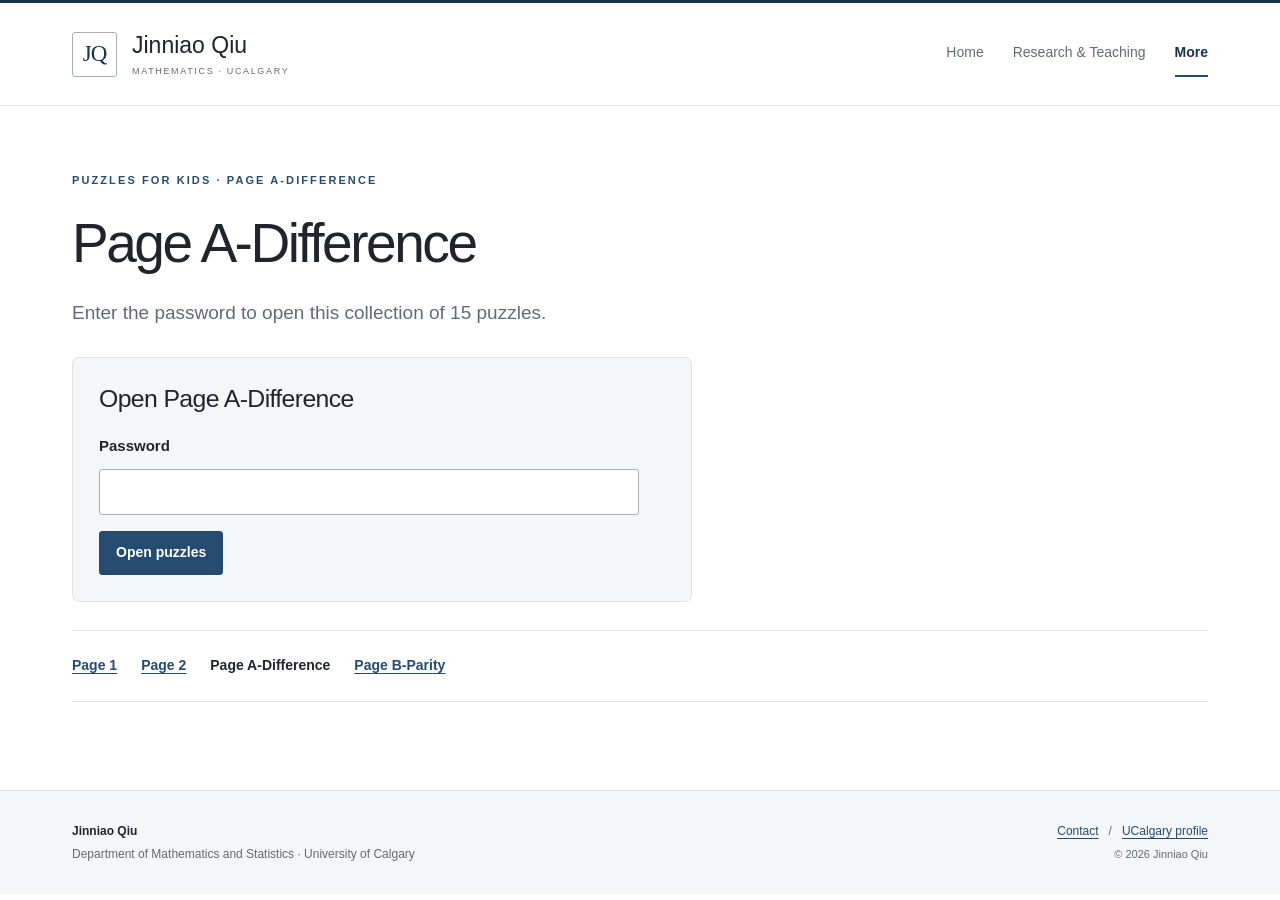
<file: puzzles-3.html>
<!DOCTYPE html>
<html lang="en-CA">
<head>
  <meta charset="utf-8">
  <meta name="viewport" content="width=device-width, initial-scale=1">
  <meta name="color-scheme" content="light">
  <meta name="author" content="Jinniao Qiu">
  <meta name="robots" content="noindex, nofollow">
  <meta name="description" content="A password-protected page of Puzzles for Kids.">
  <title>Puzzles for Kids · Page A-Difference · Jinniao Qiu</title>
  <link rel="icon" href="assets/favicon.svg" type="image/svg+xml">
  <link rel="stylesheet" href="assets/styles.css">
</head>
<body data-page="puzzles-locked">
  <a class="skip-link" href="#main-content">Skip to main content</a>
  <header class="site-header">
    <div class="nav-shell">
      <a class="wordmark" href="index.html" aria-label="Jinniao Qiu, home">
        <span class="monogram" aria-hidden="true">JQ</span>
        <span class="wordmark-text">Jinniao Qiu<small>MATHEMATICS · UCALGARY</small></span>
      </a>
      <button class="menu-toggle" type="button" aria-controls="site-nav" aria-expanded="false" hidden>Menu <span aria-hidden="true">+</span></button>
      <nav id="site-nav" class="site-nav" aria-label="Main navigation">
        <a href="index.html">Home</a>
        <a href="publications.html">Research &amp; Teaching</a>
        <a href="group.html" aria-current="location">More</a>
      </nav>
    </div>
  </header>
  <main id="main-content" class="page-shell content" tabindex="-1">
    <header class="page-heading compact-heading">
      <p class="eyebrow">PUZZLES FOR KIDS · Page A-Difference</p>
      <h1>Page A-Difference</h1>
      <p class="page-subtitle">Enter the password to open this collection of 15 puzzles.</p>
    </header>
    <section class="puzzle-lock-panel" aria-labelledby="puzzle-lock-heading">
      <h2 id="puzzle-lock-heading">Open Page A-Difference</h2>
      <form id="puzzle-lock-form" class="puzzle-lock-form" hidden>
        <label for="puzzle-lock-password">Password</label>
        <input id="puzzle-lock-password" name="password" type="password" autocomplete="off" required aria-describedby="puzzle-lock-status" spellcheck="false" autocapitalize="none">
        <button type="submit">Open puzzles</button>
      </form>
      <p id="puzzle-lock-status" class="puzzle-lock-status" role="status" aria-live="polite" aria-atomic="true"></p>
      <noscript><p class="puzzle-lock-notice">JavaScript is needed to unlock this encrypted page. You can read all 15 puzzles on <a href="puzzles.html">Page 1</a> without JavaScript.</p></noscript>
    </section>
    <nav class="puzzle-jump-links puzzle-pagination" aria-label="Puzzle pages">
      <a href="puzzles.html">Page 1</a>
      <a href="puzzles-2.html">Page 2</a>
      <span aria-current="page">Page A-Difference</span>
      <a href="puzzles-4.html">Page B-Parity</a>
    </nav>
  </main>
  <footer class="site-footer">
    <div class="footer-shell">
      <p><strong>Jinniao Qiu</strong><br>Department of Mathematics and Statistics · University of Calgary</p>
      <p class="footer-links"><a href="mailto:jinniao.qiu@ucalgary.ca">Contact</a><span aria-hidden="true">/</span><a href="https://profiles.ucalgary.ca/jinniao-qiu">UCalgary profile</a><br><span class="copyright">© 2026 Jinniao Qiu</span></p>
    </div>
  </footer>
  <script id="puzzle-lock-payload" type="application/json">{"version":1,"page":3,"kdf":"PBKDF2-SHA256","iterations":600000,"algorithm":"AES-256-GCM","salt":"60dELXmGiYgF/XDilYnztg==","iv":"sOR/RRxJavYAQOBY","ciphertext":"Oj3CbFS4GYWHxbKYrboSxmESTn97hIaC2vlnQnBl91x+dIBXQ+WOT7lNWYB+l0yAu8Is+G7uOz2WLCpA43QJuchPj3I03No0cEDun3aIlzQwjF4nsMUzv0f1JY0WCxcr5xwfEDAev8/fBC6eaGYGDyXl9toTPp9KcgIGkV7ro75Ggnpf2GZOsIEYWQ6xobKcenHA9slymfkTB++B7/YkbGVQlm1yl2Ei58Ob0h3n/6/mjs39P+AQZZTrmhRTCsBox0Axy1rXGEmZUPLR5Wj3KzNaDS70woesKtPkP9Z0SYcSotArwg51V3c4+CVexHQMkzeq7qwO3mXKTV/Dk63Iz2s8q4Hpj3Es0O3N97N71Jti27is+ZTz8JiHrEVPelUMUlTeOOh7A8zv7HZVtxxbmnwljvTrNtyvpr0SyVOdObay4B71Mj4YtFnSSq81UYRuB6eMCFtrzUuW1sm5yGuFo176DvojLpNAOo6VfU/xEFj73Jvgt6ZFIUNjdV0Q/xXjiJco278/t+bnqbgg9PfwPjRZN+SlImwJTppaliqdXlsyxt26Umq5Sj3Ma53Q4825is0sATVMBEyS9CYAil+7En5jP6jogO+Adh/KEq/HBwN4KMRqerSnVaG2v+i4punOdIcJIlptDK9Qi4/lBF3dxqjWTq5/RQtaj9LlNlSLg6tTp3Li4i77WYxtMl2nWac8ExwlFG3toAD8vwLYocAgNU2Ox2X4kNr1nyIuUSUcZ6AyOkAOlhWOXjNekKkEKM6UWJ4E0yOKQ7serwVWppVNaRx8DlVTHLposld1cNsfSWL1QQE7EEMPh4h/oBu4gouQt7E0rl26KO5bfUeClgYSinHGISciHcj3AUK+DGj+rhrlUA4mAMcGLTtaFGGRyy5+D8g2i2d9TiF7zQ2nTAJjdWdY2eu+6PoXoyZJ+3/5cbHDmE3kNzYJxpjK5vvnuLtXI3RdGZJEhY1n4Q+8FzSJNvWgi1iffBwhzAdSa9NzxXWWk6jIEY8u5H/7JVMjgh2wEiw3K7LiuxhjhK06MTrKnW71e4WbteHC6dJ+11r5ujH5sMfhQNBjoPKPWc/i+R5sW6osW+CUlrL5YYnTrcdCb13sFnv5Y0vjSwDE7gh40EPxSM2zCdqI0x/4yjuXnvkZnouHXByVqDXLUU6/UOFNWmhZK8K3DQZai+W/P0Ydnvvc2LXOzJzBeldeT4voMp4PL5rD4qFdcs7wIaUMo4fg5Zxzyz21ueVZaJQ+UfY9a0h8vuI7Kk1gaYYo/oPmd2+kdJUoffDz+14khbVrz63zuoa2iXzF1jHiXopjVDF7nGsbvShRCw/AVd6KsmnJ1n80IdZjfFV9HZl+ZgLFv3U/LzJMS5jAllSJZnuXw4txKAyg3c2JAykDDKawktkV7d77rajaKrtRPMjMySqSNUohj65ouiv0qJehxG3KnY0y+eRXmmDwfLSSpawQS+uqUIq0/ycUM+ZigD7sxLOJaOuxzIaJyt6UOPP61LfzzB8WuUVdkfjEbqES5afX1dwrfSZhL7LbWsQwsslc+Do9rOsL7TTnIvsqC7YU8q4Xb3Bpl4flBG+M7CE3GNLA35JYxyMimB6MepbCMN19WMEGaKU2FFY90+6BS8+2wzT6pHx3mBno1oBoO/IZdYHshSQmNwl0bO9UhIBSWWI3L+qdzBG0KqX8+ZSYxJxTXHz3fyhFRQ+FCEiNaZNF00ItV/tO0VIHjUooHjQI44Q2AYQlxFmxg45nLDPcX8SUC7cw/OFES5nxJ/eDyz5nd9CMxTkzK+86HfcAv/dsHFtocamP2LSPr/rfhehbWdkOjf5SuMsSLrqBbo5M2tbwVd96AfbcAryCduysEbzrXAH1lRbzTaL8IN+oNJVY03XelgLihzUAlkeVSbm1V4z4/ENqBYoyppC8df1CE2/uusbU11uWXvMQVRVFoofahGnQ6SWUvXiU5w8TU+TL6PAB9ZZ0mfW8+tTy/f6Nenc8ue7YhFsDqIZpBMgDZNAG6MvuP20i92MTiW/Ohk3NmmXINbpN1Rmqv2byF9PqDUAa+6/agsBIgOzP0KA6A0aNVjY8c8HHNFjsUe7d/C8F9TbuGKCVa9BIGWE1eLP3sgHBUoQrNB1KqCwkx42n/XIfTDCfc68+/jssEdUzs1ZE5nSgIurD0YTcPMXybBWAMbV9Op1LWF8BeCA0PNIAWBzqJBBWwwCpVzxwUkzfFMmoQ+gziskHBHVIDGBzzS4o3rKLKWYcXDPHA9qjYP49l26jqy5i7JGL5BXEliVrPdllBrMbsV1SkFjOUXLe/zaQ8Qg1txzQNjLlySdn0iBA25I35QbsZpKBYe4qRz8Zj2ViLstJ1mTHfITPkdhyUsQ/5oRCasS5Kl+dCuplIgRhB+MPb3XB9JGVu+S7yb62Im0WpBhrnUtcJq32uBaW77oA5xG5fmlwt9lJJW0lmYNn/cquF3RIiPZn+DR4xNBw5+TYnzKneh6XSk6kphNAZAIiyVnV/yDkpnM9oPofYX4kotV9EfxHFakKZyv1oUBJ7csjQRQiU6qsVeNaWgNOMaaM2GjyOCuqqjMfZUKwxHx9GxxYqoshfgnVZmpAeGlL7Wr+GVh7UMB5L1ahHRHuLDVFaiVmIapD++Nk5QRYePfNXbms3gFCstB2yZJdF6YS3xD+EIq8KGyxr+qVY1WkVuv2oyVpcOGfFdP/CWnCoTgHeDooAJr4jGPksBiIjHWj7drAIhmqKNLmDxN5bdaZbFjkWmQmu7KMJ3qUkQnSh0xiZKxk0RHnieiVwFmJvsUc6btwdeYlKTwESZ4P9TN9xkiHXJ8uFhTEZ1Giq+Rv4GGCHvLec5BAc2CMZp4jh5b54aoMdAkQX1/qjHAz07TWQqZnjO4VJPpJAzTuh6tM13BOqhEn/O8+LOqOSeQED+2I+AKme51hwDmXBsf52CU8NKxFTFRueNOkKtiKNATFjtkNkGEa+hvRvfg3D5Q5gRZILBghrcx66bArDhNlopRaXlqY3Tel/2U/Mpfa/[base64]/StbewneiTJycyaXI0Z6POSrOjslyOHzf/RRy+Mv5s843DoYWEGH7H5iuNfitTwK56sP15OnNc/QAOGPMZqbLMe0R4+rvZpkGfY4Xrx1A3AIBKTrpS70XiTOHngKy5DUA2Av+qo+Zoq+a/[base64]/NaHaSBx3vKe3Cbc03qZfnlN/CYCMagrlcDF55Rgfej8QjiRSgPBJLazlqkOXn3FRzpC8AstJjpLguV4GF6VdLqkygf90tZ1ugeL8j6yraJJHb0ZtGn2i5wRvLvL/v4QiP/JNvF3Io+kghTHG7jToqO6lNQNIFPn9M3hkm35m1SO0KDhGoD9zrEq/TQio48Cm1Y8hwrdtvnZTxrfFD6slpd8ItQ92emqwlBmKyVFfGtp0Jw+qC/avYH9DenUtZuzXCBp+LHIRcP6bdQXK7uHTaWUHQhhnbHBve8vdLwybi7Vl/DJ0w2tRdlRzufbCnufxlbeNZI3hpFG9yybNsE60+s2wWBsLlwT6bOmOs8Zwz6lYF952Ya/0cENaCnqICytDp1b/ZZE/6SHKJI7+xDerpoK9Bxm9E80aUnyl62Trln3+BdykY988ISWv6+04kceAhLEh6+ZfH4J1nCBUbOFu8eRhqNIF5lCBm/31ol6xRZ4m0Pq7RBAFLpEgDtkH1NW5XV9NUcJ0gcpXNGC6nzgg+rMiDm0jzmyds2rQy0nne+U4BL144QaeY1p8M5YvB3hSK0DcTp1PrD4q9lPVkKNy+g206WhK3xR3iN4ZQtZk+0M8a2do/X+OOudUgkmmL1T+NO4+EW+QPof23BTcTz3n2GXG8F0kHGu88wJs36nUUxJelw4ERTRCLBLuENytjD405393d9p3Ps6cFLywuxIYDihwFphMOi8S+xU3vrObhh45uMS8YuLBm7uoJmGiGt4bWBVh6UlchaOFvA8+30E10BJ/JFQsNqsW8/HjLHVHyHI5oZAVnECMnGx3k2s+PDLWg0pXl2PdnF92Nwl5WhekkZEmoLibzt0ZWrh1/[base64]/SUE05zuW7X5z/x59yR7v9V9/IhHNcQG35X51aL3XhJMoscmLMaka1CdXNDksFhKwCWOVm1DwdBwN3tPxohKdp6mZ6/w39ivahWldO5bQHymGgPQNkOVCVdF76xluz7MiYbRzOwfXOAvq5OEaUvOZQGxDoDGDixtuymc6R2OEeom4D0SX+XbbeFWtc4gSFJD5XSzVz4UvKGuKWdBhj2qdNiwVjPYszOr2bWreEmxgiSwPiqjraXAVi5M3f6GtuUrrXeEExbea5geUU4H4aKzvBkj1/G+Pa6gK6rlq92OB9q4e3WUHqhXSvoz5d/SuQz/r4MZo23rDtU5YlaEK7t4eu4h7F+Wt6UpgbFIqkTmI+PzEXB3uqvTJ1Mk9TiGj/lTuYHAiP1CVHR9KI0WK5NaWBL9nnOTwk7Ka2RNGikeLfoAgCU0+gblPuSigxI48RtMWDeiNzKXOP3LT83EbhjDPieirKMRVuQE/xdiviz2/B6gYWspEkiPKvr9zikIkgp10Yg4FVRtrTLE4vxH5ZhtZ19IS9pu1GuO8joM6tFAuQr66lO3nL8gjg9W4ZEQQ2YrZC3Clf1KqTKIGkTMsBbnA+KBdbbkr2ZUFKEga3lnJKRxKBq5Jz3IdFAAnDRpk/[base64]/yzumKPg1K0kgxcchZTbaQBzl/llo4mTc88FaYsBCE9d9mDoyd2atO6zD7/J2zPDDThsGTemGmtBcobr/bnyUeohwuQ/wKmgV5XYoXq8PDDZi5jjG9LSfFC29xTP2qoB0zNvc4+/SdOpwkVWJg6LMf248pIB/S07V/8Cc5PJ54m56CCnERwD6Pcgm2JGF7MWVnQF5DRbyEWG6yel5g9A2NCC+rV1uiutXEuYj8qn2m5fUkkOK+l2YWS1lnbLr40DsOhV80Absxr+I8BbOfUeX8p19k/OFU409nOcK0fYBWMHy+kbR5JxPgDIpqykiPR9qDq+2U6UQD8cFA1X2ITVCGHtRKSGTMfxtjqsyi9kJIQzfjGFLA4LAtgWpMML5CSiJQiOIwq+zAOHqWTWeyxkjttQNikJ/[base64]/hdUGpQ5PfV7OQD1mgbguiGPsD02Eg+08VoOmGR/[base64]//BhU/1+HZyp8tCah8HDdXjUwgSKXPAo8tbvo6nwJAdfmhr+GBsNmXlf4sgq6N+UgTXcpoP5XVwTCOTWSd0xj3Wr25Z5PzPx/QY4QgitRiPTDviDlxoBTBRcLF3diQVjfX2i8GAoERDmrMo413gLsFvOMs1ysugdIin1XTrkznp5vjm/Agwm2IJWx/q7pCR9uXNAz6QbIdtdd92NnSQmywG+NOtBOAtGhhre+MrEf6K5W/ejUOXrtMI4p5dy7ugcUGjQbGVZLrm+lN6pvRPOxwHUl1o+Cnq+kVD8FGjSQZ9OKPyAotWDrvwsR9W5pwXgUi4HAp/wK+SXXvC0a8jnWbufub0pfQHTAWu8aBXqJzYlfBwus6Ihp8duUJY1rXqqrgirUHwpKVWVqzN63VHCr4pm8QyAIy9TF2DlqSmQRX/QXBp2jTFJFlkeHVmaNpEIX0BO7cG/5MKcbaqi5Xg79fYukP1ruZAgSZwABTV8g2KJs2uQMMyez1vFmyMR85mdtz1kwqp7PuSWAHWnPOykY5qWeGSdVg4hCt7fAIJQMmaqXu+z6EnjH3BITLNIldHJCebYrgBD+4/1g1GUeCxVfvQfA64LHnoIC6WL7U6mBzPq7zmbv+EzviV6h9nX2+f0RZpzCgpY2h2UbyZO5sEZMaG5TtO6oPsbUQprQtCtnTmD0AJcJXcguU3e1obonDaK0q89rD5rq1rDf6DpwFJEQf/ddhiyL5T1ZmS8jzCRBVn0tm5mQYJ/Vxo+PkxDTDTJnicMJS1YvZbKPZAsCgkptct2QKLUCG8LloCdGIE2OHd27jgvZXCf8njuslyZzNiRDX5NILPrLe6Zj8Tq6XIrR3VLa1iqeP+ckl5SvJUWSV1NUHV9eEQcwvZpeXWHfRFZYb3V6qAYNEWmA0Z80l2+aWOv/i/pxFivXD+y/krJGXm8D2ueaBw0IrS1TqLOaaff/57xzChFHqjYsIDBNRM3Bgby+OjYAsCBbcQKGLH+TIBCoKA/rMieO09qv276oOcMe5ZwkDkbTZ0rfs5fJn6YRZzPbophQ61nltFgSyrjsXN4cJFi6yh0Jn+aVo8JFOuaklK4LXhvS1BYfrKTEhTN+GVP6zXG6BPFG0MbjgguI0O6WOXW/QkkpMWOSyZapnAtsEWHwXv9Y7lEpP1Ix348oV7G/GyKl3cAXL7wXla1iu4NAjJ6PgQ5Dejv2TcCqwYg2wwPXEzjHOFAW7yW11yyNA4FiVQvMrEuoVFyPS70GgGD3AF6ZynXYu/ZZq6agwtuvrWv7pCTVysmTA3nBgaoUlzsmvjFADkzfjGQoqiR6wH51s+5kZjI194AmWF2Zmmd8Gwvj2HlAEAzawmTWcvtbkGpLGZ5soUbF7v75lVPpB3AOAw3WoY7NkDEZ89RR0dsqjJyO+m3w0S0hyBvINvdjiiKnVbbM2Kc/vH1xNZLhV3JlvvWhZE993lKUOHMSznHUge4cAAQ45o0zDQUUIhxuM04o3Jiij/nIe4KjZ/k8sIBTIP19ushUaUorIe7U683yjq7oppYsgKprvupXyn4Tgcepk6RiQmVGD1aij05Tt5jpgK21op93RiNWHcPkvisbr+cH2jg56ClDF977IMsoVENhInJTZzqyhER3/OQVqNOUH6esnlhazEJQ7leXeSg4MB3oaYjX3Qg8s5bRKxwRHw8j97R3PzSZteomG+iUsRu55yNYAa0ZVHASg3aL5vgaDrVwFlQDtwWyLmrwze3u+ZQhC9b1HcCJN/F1V7OCgCjiJ4JIJMLWHKqwLaqNvRgylfIvlZ/gOR0BeyFE9FlZKZe/F/LVEWYq7Ri4J9chszaf8AIC/NbJb7+v6hPyVSJ+OhmOdHHukrCSzbsIvWomOhKFqmMy9QMJZ3VFrN1qPqhM4hRFGirb6G1tl3k6AQMGBPnptmeelGNemM3GPqvy6JKCy1qI8CdN9dKMxkryOM0j750zriX3N4IC/sEtTgi2MFH2HTe6DHAKijbECAbiHK2qP0GmNbfeowU65ngWqcGgP3Fjnh5y2k82W98HEVYp7WYjQtVDpjFE8SGN26xjx+n4Q2W4KhBqeYZsbdhj+WkFTVYSazegIRo05X9L+VvUACXsUSLHK/[base64]/dcg0/[base64]/Z7lVVMdFqQce4I9fGcJ4hAFIg/+Am0Co9/x5RSjcgzc1U02iJE9kUGjduETdWrj0z5sLFQ6aSSnDKdL8BGjeALP7hFQ6rI+B9uzOqFYswT/S5noKMgR8MFQCKBlFmZdEMQY3USjaveZmZu2cyX6RZPN9B/0VmenT5oJmvtufNeJF6aG3up1U6im6TldeoTQTiVlddN0TkW0/6IODaZpmlxz8fSu7yw/9LlJgSBDhoDdfUodid/2kH23ICQu2FE1Yn67leXs+RUqyhMpsDk+t9amKYp5VFJCQX/Vw3QQdjyHoxP4df9Lcq5Bja4WLTzEpuUNNSrQ1fZ7GN763ntZBvQ2NjR3sN4kJ/A1GSoeDt5bg6d79aFzKAxf3M5+yrF0QAwnaSf/ECspefRciGIUiU1eh4iSL2s0xb7HkcVPNHz9OYA1Pgx/5F2P8U9YVH+7ZvovY7kRbjIZXvJxXWuujsFZMO0VST802A5GM2cmwMzZvl1J7v4F49+5b/Luac3dR+JSSbGxMmBrLc3/K7dlpTpkuPJfPnrb9ZY9qeM3VZ/M6OFIEs0/RdlMLuSQNyQOcZtlPlq1LhZSbwNE5v9Jr26AUKAMF8rrKdW2+vNXuJWn00oQr/pEY869sgN+reylzzdL00chenj/dVRSBZqMyhVxGzu4S82dx2HNOLyeRlvKJQCI9Lk92wrtuBR1JwoaiuY9a79+0l+M6gyK/qSt7IprvJjAWshh8w1fa1mt6yQ4pdXC1/4cqrbo1UZtarga7ZhO8ft8SVfUeyk1QbUvMflrS91Kt7Q785eKgYLVisLnCcgLCOWB8KL6usIMdm5JdLIsYUycawbr/dP7EM8ECYjFmucomVpuTp8bmP1HXNN1+W7tguiJXprpUc5EIW4V65iI3Vpl+MUCEYKCWj4cP/x5eQ/1us5vQe3lk0B28LO3KtV3LJeRn+4JqnkIm5s7qQwoblv1LHrmsC404W648oj+jSChQ6MW2ApmM6MCMJP5N2z89P1XPFR8fdYLi1wD0jKEdFqPEn+4vWQRK5XAJzjNxUi4QK18Vkru1SbbAeg1gl2RKBnW0MHOt2qiBq7/3trFNfzhNlf9tJZ4RQIk7kri58p0vKjOQNJvdoUJKdGv6PM7ewuSiQM80r84qETXDAxzTbQ+gFXwH86pNFxZNW0SfkVYjNloD1Je5kiCrWTE2+FveIbFBpt5BWTSo5RTLWzrSaNczWCIX81Cm9sJXOD2pB5ClEaI8p7MGvx/731GIwgrZQWB4aFbNb4TME9UeSlYU9z84u6xZwgINOe4BsdHsf+tS0wib2b8muMxu9UGUTHlqsioGwvCl+xLmy+seMGEL/dnhvThW6KwfQiMTxVwEx3o0695F+bMBoCaCMpTh1JEU5rKv78FhnoVhKNoLWJcNwsvkcNreS3CCV9Q/xHmhas7GqKsGM7VCMA+RNe7kjcs1F+e9tPKN9gFonPbuz3vyPtZBXdtQE5oI4cF+6nImZdnpXEkBHNAo01P4tr4YQLCqlhhpPI8AdThCIF0mx1cxiM3BYVwdDRhihQxopvIuyNDhRjquGmW3imDc72Mh515ytI2FE3p0bvzHDn47cGywFgX/SaENq9UMTZB4ECb3ct6CpLQNUu4gj5PO3MOKaTkMxY/tmVA5R+YTD/NzX8GEZkqvszwwArTDMVRkJtzpWJ7IuYrY39HovU8AGL9QuR/[base64]/YUKdOcM0CXBoKxBoi1BPB9ZYBUPZKDqlg+8PWmoNVrNe/E76nLadL1IotT3J6gEw0HDTD2YxiuW0+oI5N2kNlX9SnLxsBZRul2AiMr886D1MMgTNhGX95+n1RWn87nPJsyi8IOpgbjb9yf/8p7aO+0Kcn0E8mBdPWrnhDlUQE7KLvutbNNiegt8/ZV49SvEmhVve8g2dFKtLDI9rNIpUiyyD9bke3R+WAdRezqOT8qXHJY3fmy4hczRv+r2hJ3ql3Jj87mJov3xn1JS8S/9rymBHZmtnKUGYtJvBF2R880pLMsOszZnxQJPRQhNBKuahEc0cP7o3YeDigDx70IKTSVA+J7m3ozlZGQ2EHh9ef/wszFdLPwpa9RtEaRA7HMnwCE1+A6hgBoT/2yH2QTR7NNlgiR32xVehoqj/c8E6zV/Tp+gea647/2oW8e9kHdBqkLIcdFHSkUGwLjVWyioEsrWhf6ffGZALcXwSTm06ASZVTOdWbN7V72Of7MjIbFMwWfoKaJLO3xhAD3qxKYnWUz/IHAKJ96Ey3XjWN0GHUHZL6SiFBLDmq3ZM/217oV/tMyhXUuzV6HQTy9vNr4bAqqskJJpl/GPT+nYh+TKMBRFBZU0Oll23EvuJyWhWFl+RgZCglOHeo/cOz03cnQ/k0kOZVf24Rx5f72q+sA6FZGKK+MUlWp8LViY4VWu3y0gkG88KfV+kdo/X5Mi2X37pTM3B+nbEXkfuQ/Dtq6Y9CeyHmmriQNqUe+ZczcxsRlech/vkzh8mAwzBYnJt6J3lPbL4c/b/Fe1yI5DmL2RlVxUjvRbI5vUK4BA29FzESot66zqOTsa97Yat6Z1DaO0by9589UMSx2hwzzR6xX0oF1QNYgXw010uDbKzJOWsZ1s5GVWDDwt0cP9OE34IOUu9TykC1iGQPiy3+wNh9y42iNietXcjWBTR0cqr2UL43gI/5ceiGBLPMRkPNFY/3WaTAZtYvIfJtJnqFyNO3n94y0Ff4bitwuXcQ+sAM+DauHGIf8mmcYjWanU+ZgYfVEtgTU4huCUa87iSL5In6uOOlxQcdIBvzXg9syDj5bTDE//WxGH5KdrV3jDhsfDGIRON//ms++zxEM4h1EC8DGUdVrNHa4bO95e6UuH+hkkcu4GOTcgQuJLS4KkJHDeIZhzQ9ikfeWanZI/msglKwI8YdgwuuAiUvykdafOfhPvI1uqJPzJzbBNMfap1ySds4AxZUfhhelwIH1YpYxfraL9f4R8oMatgmMMwmGYxTso2QEoeOrAYdufFWjEsIeOgAjTgWEraMH866M1SNvjnAMQ+5SJQxy9LkGFhJgIIILZArTEWVO6XtNN2ncNSUQA8ssYFE5pLC/[base64]/R2F1u8tNU6vNy7WKEK81Yo75mEYYr06PKqHiB2GO2UifWCkYcdHTbUj9WtIbf9gu69bJ1B/3z1Q6kf/tT6dG1hnQvcbw5Gu4IDYqMTrL/[base64]/IujH7TwGYj3/8oWDq4Rb7OSDU/1Nerap+mir109TREWzLYb/wKXEHE69lJ52hi+NRfw4XFt4VtbEbbr9WYn+13wmfPy2N/fVITmQs6d9XLGHc23fEVR4/6dh19CH0zhPx5PIcx8YpgMHPOrGFdUhBH89uyudleJQ0N+8t1SjX0IUVVHXjX8TTkqwWqBQQAmsKwQd4wegwM6/C43rPGSC7UyFgWGJ3d1bYTAbrHPkC5Z2VfwubXpDyrcDMm2EyMwy6X99wN/Kf3fbNro87R4xL1atzd+GxnbHzaUEsByN7JZvgUx1lWOZxtlqiT8JYvBDgWgThOHnm+G91f6UviHOD4rXYr2QmUYAojdoyW5/uKdpNm9auOjyrVqx8Y1HqizT8ALwW3tKCompoJ3Yg/6BNr8qPgNsvW6p6H71sm0A0vjD4SfIRgflX0alDHxMXnsqPtQCirtvLZOpzm3T4QovMMmzCfCxIGeWqA0YJs8oHmvJrPiGBoxXSLJHIlG5q5+sdl0R3GwAWi7G3wNhR/OWOJHlsUEYt5Mp4vZjYWVBbxp//N4CDxgGWCQdv69iUj8p6Su9yE9QUpe1dBG7KBLkrh0XAnMw/on45H2p+nqO6mRQ/MiJfkRPrWdUX+GzmcHNIGIzwSqJEefGJZavDVbWbCsOmuqvmexeYiT7LW6aT2+Lh9UKxV8ut3tI1/VtZtOFg4gDZ4SQQbFc8Y2ez9G4vkBAFjZYwFy7rHqLFXt3bvPXE0lgg6QLlO4QxW/T81jvSrrmq6bvxBnX4NQFxQm81Yw4MajY6cUQUO3hT3UG+xAzYSJ9kAf9kBA5+Schn8ZGR13Gbe1gXM+fwouqrqUPNVtQXZAzfoYGHVxwnHJlbL91OuR8ra+3d/liMJqiVXPTDRunlwXtBze0gdoWtD+8CVZch7wQ0jNzbyRR6u0elfEKaqlK6vvMNHsFFArr3isLHDFTw8I9mfFf4lIeotGQM0DL96/pLtb97/nh8mK/giCu1wN9xdeOVwexQ7YK2dtY8HK9Yl+Nis+G1L7ZtuISh9Hb+wW0XtaDThBbus+O7IfGc+ktQIWc3xsPx+e5U4X4KLsOF4U0kmKLIgUzendvgk5IOfAoexupygQNvMwHbgbS0Q9pNiUUhrhBFjwItQYP8nQaG1kZ3nqbAR82UHt0vAHQ+NlDB6MQmEh1gQ3sepn/3CgW0A51PhNuQ7Eox3YODU+0FkiovyOi77irIgD8YTFZHtFaPPnULukMGYhye3emzTHnMk7RVdM3OxbTVTaZDgU4PBTBHepxf/9yE+/rnD7Nb37T0/3grI695CvCzbwfy4zqfi+8ySPOABNDfOOENCIdV6xt3DpPDA1r+YIM1Cc+NFwRv8FOogWIJPaij6q/[base64]/JCsdiFvsmMBiOyrQvfgwgpaMIFudVTOYGUOYjFv4lCGcl/+b62ApwdP79mBgPva6vDFTzXU5XgDYOYkwCrHdboyc6J8waLJu2eAmqGQNuO8awCMzGt4+P/OzeeohkQZSo5PvtNSdDKssLzs2GpphyqexH8B8Mk2RNB+tBoPtcnjHKnLyRNiwS9FlFM2AO1PODFD0/PawDOW5xiavaqNjKHp22EjkVLh8pIiQ0k43/[base64]/[base64]/BaIGJCB0GaAPTe3kKd7cHo7eXM7fR/bf34wlLdxLDpw8rs1DJIH5hX9F6Q09YuZZvqxDR7WUSiDU8jSZv4SHtGF4HdHXDT7Po1xs3TWbNC3BCDZelY3QCBda8XMKLJIExsrNSYHadEg1Xg0Ybgz2PS5aygOn/n9B+ao6PFV+7x6ZSFC5tiHEAtH+J7fKQwHSzVuwZIt78nrVK2tAhPFSpC8BeBDeeKNspCWjzLjo5hihrEa9NdHKBvRRhQCFD1KLDfDyBEd4EqZ0ZIVVy3msQH95GdOJVnvoHWwFbgRKkSgyeu8VH37I+asc61icW4eyUEL/eM82gZmrkyWE9SfQH6joFKZ4lQyAZhGM2NmAEPlj4WPretqg05zq/V9kCMJcKH5v8/tpysq8PJoRB/gd49VLlxj5zkhKu99N4s0405+fb3UAA/+l54eouvkeD3W077zDKzb+ijAIKy1QSMizkLsBoRokP8abPD4B4lWI6VKmHDQrlKQaJbKniqbGwxor7Mc8ICkx8/[base64]/LhL56TREnqMsGgiyc6OwgqokC0tVz+tMQzcZZHkpiFvSkBJOnb5itFKXxkf2Z8fFUt1oU4H2N3bFRvVWVnAGXD+ENAdjQ8WE3GeC9jfA4IRj41fl/33r9rMN5LkctByEZdBK5/+EIftHS3prL3+9kg5H/p4LFap7Bgwc1nItvLtFulkFO9F1p6qq75QPf/8v+vZcznMCDddKQ5YvfCUs2YUd4eLogqFyMpXNXSk9u8Y3WuNIA0sx805dA6FlHZCqN4G+i2e4/SdDv81eBrqU/SIvmjHwijXeeSokTj+ObczSLeqR+VrslIAQoO+MxaGjuctNjRKmGxJEqrh6fkQTacYRYRWnh5YGBCtfsYCYggNMY/oja9dkljceLOGAnYGqcw0/r5NPWqaVJwr71nSlqXTySp87dIKiYD/2iCy8D0jpf6dolshCXObhkY+svi+h8KkVvDAtOZxoax+qowayCdAzqbdZIapS8GENaBGRXG1jeQKmOftk9ELu93z00dw1COD5SZCVoHozRwLNsxOv1zg4XFMKX5j9dDFdhZt5eChc3tks/7uLmuX9ut0XgRAanv7Hi95L+Qt/FjjiLDxd9H7VNbDe9PehvwZYs02tusVWofE9z/aWVrUudwIHHb/lht2/2u3sD4his1An1Ps2hIFO7xdiLwolQ8phTrc4GDNm4LKOhHfmWmGOdBMzwvoEqPZRAL6vKcjG2BKfPM1OkrWTUin5TelTMSv1c5MOqo3k+ufr6BrUEZrEHHB6PmBblavnpGLNcoc9oLPG7qxCr3l++5BXKY7Dh0qs2a7H812hz0rSkYhztdeLhSIgqkQnNqYX8K/3FzDtA8DEcf+i+cQfOPnfF6P+B6M/[base64]/pqZfGiSqe9BFSb1nS0zH1godcfsuJbCbL03y0unPJfFQmxZdkdN2+qnZ8aAmAFR0bjKGb2R9vE4nMMvSj+3x3zUdPvK442+5gw58+L3xwxtBacOXY91qmBTjkVMEr9f6zwr4OOiacWdpMgcr5707BGh9fhFt8dnX7f0PprwDiRNx42A64DszVfcQmGmeH+qkW5+Q3A/3KcRJFZm+tQFwfmI0UcXnAdW5A4FcTC3aQctPw4WhO925JWAg06a7XWrvtRbQpaLsfB2dhBanaKiA5nr7xRCFYIZxU2MCqYvz9LyPxTaJGTkJSBSalv944x1iSxZh2jhS44uPUY0Kp+hhKb1fybTk/K7TDFfCw1S6OJJQrWN09v6ghGxNt1BxiPWMRdHzjkts7fHfkK1PAhCnjsR7TIHQ9QAIiWrWaYdVR+RZpYTES/BpKhYJR72mPkW3tvUx4Jazy4cpAkT/TtdpNk3kIsTYWlMFCAwaJvmb3tforbpL84NMJCVMLdOaQgdNdoPtF77p25KNrVJxFeI394nCzrfSlsvwyw+Inf7VgPjqjhyJxydIHsp5O899QwdWj3LsL2f1Wh0ZpdO1kPIQDmSVTVpN9hY0B07+YktK+QVr8I5noXp+ggDJQWOT+6FMvuESSXG6tDurwqK/XWF21bu4xNAn/zyYZiETm/4rZD4So/q7RCkWuIBuKMB+1npEydCuSxXRr/6Xi+C/pD7CfYEl3MUxB3XDUyebXKOgDm89dG5f/rH6HzIcqSUa3Oo6PBSyoC/Qk6bfl6SVKdYJYTDTVOKVyCjD0E2Yq32EoJEGQE0+TrwzccFeh0eQ0m6Qsat4L1nKXnT1lU/KSNiqMoYlCFOF6bpJQMe/ek2f5raRlTNG35VhedNdfDoEAkq5v8TJCBtPF6MaDtwu2Ir9NE00OS5J4oPWrHAat4tEFZSdinR+chKKWhU1dJls6nExUCw8iPhGNnW/e9Az5uf6gD0a8YhwihCE/hjQkrBIZt15zNMou3hMHaAL0mi6xB9qlFZHKS4Juj/xbjLfkRn60GmMocz7GEBKGuPdJZHO+6hkN4ir3eDElaM5l1x/ItKSndrCiCyW44dt9nU7/y9rxh1QPLPP7GZSREe1e6rISd518EG3b0vaYUZhmeEumBkpGd37YYbatHfuKzewsE5fcmKVZjpNoG6drKZVSRh+If6HjdYW/Ju1LnVkiOkkehV3/9y7g2SkOsCYLMH+SNbm9AOMEsh3jdG/1XcMq0fByWl/CbxinTp4tCbLnacD34vIQK+FTamHQ1IM5NVpDwqExiqRB8DD7GBOl2lpt8Z+hb1RuynD6gxUTbALS3oLAQ4yue2LrAszMIPzggqXF16JMOGWsJ0hqoUVVu0aSqu8RpaVKnlw1KQ77I2J+jplHZM9egY7HZv16N263UOSPONZCb/a6HRQVGd2qDfNTdoEXIYklLXcrGcOSA9k1leviYwycbeLvWh7XCgX4oeLg/NicAeXUwINNrrxuA6ebsOQPu0seTz9gmr0XV5ojD4V4fsCvA+UpZof40DDXK5FxSnV1NJY0jgiw4qLaKORNIPVPruMP9hQuyGvcVv4vEFMdQglJMVErCQjoXg/i7fRqcK23BeVWiamOvcjc8W8eNBNct5WRFB1TY1JOZarUtnrB/b8366rebd49fEoNJfdiCsomOXisHt2qj53qpqnZEuIXhtmp40OT/OAzH5C4J5keFoaAOnTFp5C/Wk1oH1SsLZMxM9+5GSZi2jriUZswv2BN3cP4CXO7u+OwfaCrq4hWUlaaNUn5F2awyDnePOJFfzUBWUBEmon2p8GAPB62PlGjtUjDL3ZmU/s2TY5wtkJXsPXK/7ZO1q0eOb8xRic87oq4UlPcRyKxO8n+eVmK4NSZYM9dkenHQ++LutHn5cq7k9kFbr/dVIjR6Rp2I5zgYIfQewU3MFl45z52nsSqnfSoFrGM5pUgalF3OC4wAvBIwy4uCREGMvftxpOeNCWkTvbFg1nm9qViJR017ziysb0Lj2tTPsomDQ9B/WGoKao6zOWeHM2nsA6MWIrqi16MYkAMmSdSI5n0ykzb8m/fz4NEQuD04PyTCzZHllkXo+HDPJX8gqppVIeIqLq4ZsH7hoDpHCwFSIvVfKNhNS0/R5cP3sWJj09WRtYCJ9VTkHY+Kybx4UlMwI1TbYcpVOYZQsz8mEQMdwcqREern48zWwkiHl0ZyABE9a46S68ww+RCKDYgAihSH+N8cJUoVMckaoa16FgxFIZjVxYchfUbwzh2Kg7k+cyXu37ZEMz9b3C11QQrFqdGKMTuFDZAvnP2jbJvwu/V/7weMdeSrBDkuwoVbMsy+kZTHx01m0oEbTD5XATaYh/iE28LwXHh0beRL6JcYjXCB2ZJK4pclb+2P5jbTZoXUJ0w/6LDrhhXlpRiKo/4Gy7ZUccei075ZkaquohvXEUeBYRYypNU5OIoM/lGvwJnYx3/IRXAbLrNp7uGgsp4Rn0NLZRr+TvlpOYBlnfbPHXm3mcKzeAVfKMKhYnfl9SAX8ilT8LRVoIvlOfB4i3WHm3KjRsku1uoylLDil/M5KpnPV/LCtgInf4SBj2B3hoPDErrOPOjht04odBR1eQpFAyb1gJtw/TCPY8YTPbgZMA9k/OT7kibUDUQbWBZ4c1qcvriSsicv25TLG1p+kThnqWLN0n9OCCLRg67qUxhrTbeLnOACiYxyo5cnsA0J9PYI4uSa9zN8t2wF7zfpfeuE2cscfjqp8n9ZCAldM+MBbFC6V1dS08GLIJ35sHdaW2H+TfrnJvgHhUE7JUMIW+NxvN6SPxMNUrFJ0KdCkv/gnvPmG9rFtYaeI4ekXu2jhMF7g1jGfdebRnPmS8Kldy6wyUIsi0LjgVnn+T2ftGkS7Qrfc/KBaRZvc5WpogWGh0t+yZHiwPJuPeY6Rt8Qfa2j2lRwRfj2/Lxw+uI5APiFwzjgTU35MO4vjZ6bGgW8WM3tQl2qkDb/3uOPpFsRp1a1oQmKsh+IW/pdGOHKDTXCUsNvKZCXHp10BnuUREjTP1qWSMdsSHZIG9DlDz8i1vPGzuu3voI9nWFaed+w5NplOnXxAqNrQZB50GDN7AVKfESUOrsfKfrJqU6RFNTUcPGycGKb81goaSuPrni4LmOYW92jQ/gnYpXVeQDivQF1JC12ACFFUr//SoeZOj4denz3efawq9N3F/3/NDUTyc6A27ZOSpYqnUq4Lbwz2+caWxUB52JU3JR6hD9HAHE8ucgA740ClSJjd1ikJPZGSsn1CT7Fz/GE0FhYYo79Hff4ad83dYe7neWec30cgjhfcVcoYzf9w46Oy3cEmoAsZBVBaqskmdOEj8g/+ltrkpOdOXMwkMX7YeaDbufITpY+W8Nqp9NrBsHpyNXbFp3A/ATAwpupElVQcNcbm3lwzkwqNYO26ukBXA2Ctj6X2jnuoVxXvy5qbqYuM4nvEmYvrlCKBlGET37l/JHKepJM1i1UzOYwFiSGFp39ICkd7NA8M2UK5+zESeYUe9tySNMKkzVBXFG/nnh303H6gsELVgJKu/F4awU/vMXb9vyBEX+4OYUV58EQcshrFxWTCPPQ5FH4OkCXIKiV5Gy+6A1bkGVhjqKbd3E6OotD65AqbZL4sCchqknzUUaUGe4UazcB00L6+6XLFD314ZKLi4/0c6Rkz4d6aIgvvh2gutDEZFZLBAjSsIiDgdsL/pmXv0ROiSiV8xTaq9XeEA3ihHkvU9ft5LRQ3vswDJSoCXxQ2yLIr6E7sl0IejVFEu1k1YtkQlWqQ3sK/WLVRJNd5BO6BsmV3TyKHyNXYfP0kkT/0i6mt69HKbr+rARFUv90TI+v9et6BXb30IzWdx3P58qSDh9AD2MslJX5fkf820GEilAuU2PJ4Bka4ZYbl+NPgZZu0yonqRjSaKY6GM+rxMMnCGlNdWbMV9129SqTpHHLwUOyABVKin4Oell7Kr8+Ov8bps6jjtoE4j29Pq/GJdOtuvZsqdVmiYDmmj3N6OxUKjq/zl3IbubTO5iQNVwB36X/vea0GjdmE+4Dk1lCwDO1quXmVWWbqzgDTYXGuSB2DGerAcmK0IsA9PHUn53qIduRdNdT+ijwAKJC3VLfr1Lnlg/cBTdsad68TYhkiEyRwwARY6S6XTt9dkdUhQGNK2a14UyC+WyIsEUeZaqGhLOohYmEgY481W2DWRrs09QyV3KGUMF+J408MC5zBOFmsW2E0OlUQd6GODKVy2UabImNu2z0dHgRT/[base64]/cspEAJqgXiCUh2fjXOd8F1qBgLDNgGiufbcNQzluMi2l/dogCsZJcqUSFG30PldMsY0mdIIlXkq3PJz38dtaio2IikJI1ncHHlX+3gC1wzPhhkPeq0i4/FPN6NGqEv8Agby1KydHX2GYPTCVW20CheNkhUhnV/f9VzudNCVzL3nIEw33M6l9co+o+7XSB/MC21AG/QaMLBBUuj3TAUp50jS9kh42dbaLGQIPWZICBUs/XylYLOUfRIwakGF2NduZoHvRpzMdKe+IjZT6m84scnSYB2lnnpt4XpnUza4tQUOQ24/fUsqbLROhVSUxCqu4TSMvOrrj/[base64]/AiSyUOMFKs6ovbcci6qHBw9W8Po0UwjXqOaIfrtOsDt1RzHeSRUc93zvtEOTn+CiCVp7wrICWNha2d/LMyM3hQSa8x+CxLSHgOTgn9g4uc+LVX9wmLEIvEPMCiOAfoTGkU69Ej540UrevEsER/DdTax9MudMHKFHyrhS6J76XUhA4tbCcaqIp+O+Aze1Q+bEJKAkBd3F7Q3houFCKeI2WAKR4m3QGqUdUy368r658X0QWrVIlhXHDCpC0B+HnbX/yE3WtCjdU6pUzkCCq/NtKkYoGRP+UbE9FNVNNh7F7CIspxEQQBiMU+YySlviqQSeI4MuIHPx5/[base64]/DgEhO+KZIS2Jg6fQWfcabbw4fzyBzJQZLh0vzxeyeQLtbnT88FmP9dF0sY9A77ZMfSIFAbstb7CU8REVcxhPZKdvsnBgg2YmL6F/hZZU8DRydw4B9Is9pEMCDvo9TV1k1qclWf/fhLuY0XEyXgrDFglTver3oT/DOP4ZBcBxbEcpRTPZtYd3HbohNGB5z4f1WwazqpZmmZK9ZKkbCdVZdu8n8EvNLFcNC7b8RcOMBPMthKN3Zyy32iK010HE3AtZDcXqL3NSVb7peR8/Qi4dS6hnqGYtqT/M4r6+VP2mAGPptiE3e8/3C5zq8pUcamCwDy4BerC4Ndc3NDztnz2C3C0u9c6ldFUtXkUa8va5Sq4F26x5sC+gTtFnmqrsFtbrRoHThz675cq3NcVm2xlBTcLk416Zkkp9tYcB7t+5JlKu77KGcStSy4KFDxvRJnP/jqiRjV4KB2QOKSVatXvf0Ydp2lmBF04+hUkiET102Z9AQxHuaTdsHp/CUmIY7VdBNWsQ8eGBbd64kbqe5PF9cV+BHO4R5LGNfl6OJtbYaej5b0UGoI8RhT82jmih16EBGT9zXpcY3pIj4wyTz6rUj8zc4ZQyDQakym+6vsp4VI2ZG7CB13qCoOd27M244Kxt/x6EucwjrYU5GIfi4r6fkfSRSwhXCCcs6FvDiaoYcHMIqgrXl2rgEIvB+Enm1BUZt0dsLO6Eq8eid/agjt9tgifUbcN1NsyniRw+APJBH1h2RS7Rr3R47og/bkwmAWOkRi+EKBycGRnv9W3MR95v4I4zuDla9cyXyMUHv1DPwoIHc9lRXM2F20eQNUpO5AiAwnaPJDxRF08s0mNhTN1ednoq6mpyllsdpTW0P5gfjfBTkSqZDZbmc9HI5vH7edJCARYc4qNPnzgyiL65g2Jg1REG3Wm0dq2ncMs3H4BeQ3MZTpzeg/GLudWQ+zVm1o55R4yaVtidQSQlXv5YG6SFFIiylPA6ELs+Nd1SUEvG2v44PAywyjUwAUcCglXGECzKukbs78VXHeHlqoPF4Xf5tdJMZh+m8j16Tl4J1J5vHMayVxPtuNxLoE2UwbzwSeGV3X2+jalIG+BQm/6x3BYtIjm/[base64]/JnbUMt/9w5oz6sAujP0a1oJplo74P3vFgdo9Iu1eU+5KIf4CEu9ln+CffZasbDk/Dve2SOfYgNvvVNYVAkbwmSyx8MsrvJw4Y7Q+EPDnH//6OmJvROlbSxy+jht3I5kBroNxemKYDGjLvE80UAHu9V84n7GcRsJgZYhnxMuEtZKzfUeQI7dX5cSaZLRR+Oj7/kQqGprkPNPD4SByB6Kv1Exvi8tZgVavVNuGAddOEzO3BvvO+ke+vnUfxQCk/Ty+VTkatEEZcWzGgAiRaMWvAjO+pzolDnZtizAHu5WdIQ79cYNJzPwsqx786HxzqxicdHf4ziK+9sI0PttbLp0ALlkEBg/eNBXJkFNEZTqWD94JwUGM3CuADx64RtRPbO7DvKPIUhGamaG9FfjMzVnDGQuldc9yr442VdC76Lg2juWHAbybJP9MrXL3ZT88d+ap2k1QEFDayKQvHcMRgOTCzZHZRc9ezDsma9Z46heo0DeImLMnFgPINwaNNspOo5T/9Gr5p6zhQoffiCYBq3CzpOef6dSBnxAopEDQJqS1NMRbAHecGeQpTjevgc2KOvFRteh4v/GCX6bisQ3dD5pbMfzV1cFfiyk5vEUZshQZJZoc/Vi2qqo9z48scGkGEPauigig22sfcU/G0aWsaZVVxz5xwMq0dWIu6wEtZpi2S2jyh5jdG298k6w5reTreLEkbypGxpb6+Cg0QBO7toV/CnU1I7s3ee398Do71pn1K/pbqrMJnYwqa+vszmjJrwvtEftKPa/KRNt+WPuNbKMgVSVu3bpcuV6K/9nLK72d4e+c51vD3UihXbUUAYmas2MjQenl3rJuRR3SFnnrWKdi6EgSCkXLNRHOJT/lP8d/3ixW93jZlh2ZteXhyUokIhsJhFH13V3aaFvFjyeSiZUP/NM94nUrt8xCPOZ8t8Rvy3Up5OAjFY45/eIxZiSnK0DE9+77dGjWhlKdW0QJ0IVYR0puZTu+v8xFCdNMhmO8IHxDBhOaYBoW0AuG6Cr539P1/uG9vwHhcUMLPJmfGX90GRSGAvGBFurBs8nE8f8ArohUmMUFwui7kYID1/bp9G95rGcGPBJgDqJKTy0ErFJWSNeaI6Ts72c6Um6E+4AzRzAaB8sg/Smm3PWfLmCVAeRMlqKEMFiRiqvjQuBvYlM3QCqnFPj7O/37QEhKqZdkB6eNNcf7ioScuZV1Js2ws5J4VtQ+sbK+zYcrYapPhhfHFknd/GhN+Oy2zdy6mwydGOfMqPHTg2f77nYEzDTJHF0QGdhPDJyET3MMQDFQhKCfLycPD152Iv3d43PyCljP7aDjdwvcBeQ00Tqzzz+xLDUNUf+rcDN2c5mejRrLgCX25vxpUO+8sOo7o7QVV4d37we2aBwOl8ar7xR6QN/HJ7XPhlWMtADB/ePKjklVeEwN6ha6IkYT9mmddf7YxqyRje2SRVpcHYLJOGZ/jlS8uW2TxX+gY17M8WOA4sw2tvi9HzYTlV3JsbktHfPCB5mz+GSmywB41QI9vjx+23LZSldlmcpxsVyd7ZyzMlePKHXDH26fMIWO9+SRKUCMRiD6kFh0kC68dTllprbG1LcGyPX/UMEokUSEtGAISpY37OrqLaWThyW1ytNFhPqvkUYMfDffYb5VE6y8QNSFDLqf79s4i/0w/nY54Z36WUKYHWdjTm2S/wvh+v0bIB3L6imoCAGbFLKbF7f567c1oksAW48XAqn8Gjy5HteYsIETy0kfB/yTJngeKEcPnackYLx03U6/QHhEfr9IwWYoh7osqkgWPTo9AiAkxYYAVY7AeCY1JsmuRpwO6NY2xhAFOImfHyoY4E4dMwP3UiNfSxCMLdXfhpHVvMJ28rNijhuVX/ghB6wIEd2Io0T3VB/pAQlT9A2o8MUII6HFGk8NteCJoRTxx1+MfLOkbhqsm0LxHMlYkTxImh2nRUExQt9xlCdLeTWLxTO3F85Cc/vdmvP9MDCq32eaqjso2VkIrUjsO0yKWKfmDpRz+zqjMPXTJ8xS08GmBQlawXRFYG2MgLCY3PFy0k7NTKgL57I05dtEyY9SmK4MwOoNv6j7mYJ84ZE2Fm7L0A5paSCtaie51dX/MP6UB+AdBmY9WFIy64pEoiEmnNGohn4O8IzgBBFcT4KcN/P4UlK5N7C91nl6RxvbV5LLpNX3Aql1mG3P87pC1upzi2/SQqrOxEToW+/4HH65Na38Ukw8hEA0k2+EsQCd3KHqzQ28zeym5FibiUPmyNMUX4W+wqYxFQJsgWB6hDrt9T4riBmPQDfxD8oEmJxbs5BRKbv/hHDBSxKMTKOauloki3cZa/0zAS8xfkahAJWPu36XzquxFmu3DR2NLS1onW5WIMxXQQ2T0DMdIMOu/lLeklFTZD4SrWnmisSm8x4/AI0i72I8cNKs9kKJGIUo/DjOXBZDeffDeyOO7AS/vFzffTBlQwH45z8NO/[base64]//VwwERdBrbEGi/qeQz8ykFeZywHUuO0zWLLpe1Pgqd46tjtuHQMAverVmRVQ2uuCLHgr7xgCnGE2GBS0H0VAanG4ZbFsTz6/Wi2vx4Sd+oAri/CV+G+NBKvpU4ejq1r5UXH/7mSJHpBFKk72dkKvg8RNqmG3LOxxzddJOSvnV+QnijTlq2VH6b9UtQLeqmpVVu22VvocQ2MoupDCjj8SF0fIFZ8oMHzjZuPsk49XsKfbi83YWCLztozpcsHJbx4u5c0YOqR4zwMZ1L3GPAwE9AYoKu7vim7VECahzmONP0misCP5UmSvVWUHh4gTBPqwLO/N8DsuX2rR523+3FpOm0CDAr0XojhGGbGGIp0u7CD8v/u4htfwPKcvojmlBuAPd5sYjAU7GhcdkyoKU93pMWrwYCwls5BnTIKTREo9+Syz5NNlmp3Oxq7cHitNQUR6YE4WUA0UrCpVvpVQ0cEzvC3sktB60ClnQEa/P1TulltMAjHuUNW7entJUnihSQ/sc+JG1wF6rqkj0NuN/WlIureoJy2FrMxKmEwtRlqwkNCu7G4KfQzECDCgLDNUDBv+5Pqk06z4M4HLXCLCRE5TNt+H44GT/crDMICwAcAifSq34eF/di4AL+Fa//vtKg/dP8Kd39ruNDkqcc4yXnx6rV+jgnyLIstiMz46bT5kQNS3fUMtOWD7T/sfDHv6be0DQy4PsSIOqAWjZ6wr66E3glKmMdzqXP8oDDjvcuy1q3F7/I6B0jbIkrNzUwXBS9p9MsiYZ/vVEJECZgQlpNCtVaALB4DVwkY9XRIdo4okRVY5xG59qBeCmS+GtiBWleStHWAvEeZYXY19yGT/C2Yw2qdbyQtcoFzt+ySSu5HCjz7GZaPlkJao6xV0X3TfT0R7v/hOs2Iu31G8XhnkWnRfhDyCzcog969TRqfmHW8r8qh8icldYJxVXGxqH6MKdQoobWvD+q3trQs5JWqWT4fhq1xM+fSWppTRp+lFnJvJ842SALytI43p4SmARkAfw8leFpTykYkYlBNo6ifyZYLC/C6gxjYfK6XLkp7skaxUYJDk6nSsqPlTYU6bGOO2wN+uNjkpkjhoNVh310t+F2V/AqFcwSbq4XpplRUt5+fJZt/k2cXrn3oTT5axdCjeKT2tmcvfRiRHzmK3WlWtyf/i/Q1KRdYYVzP1IZKH6uklJvXcVeATMOmH3YjLWzYukNvJ4k6pxbTylVx0uh7bt9xEGM6BKXOOVFIpS3UkYDvdNlv+1/7OxLyBGNi0p4dABYWczpXI3FZXo+chhcjFCHSarF4mL7MdKPWPEs9hgN9N1by01Njw8B9V16JIUUFUGYYtVhtVqRtpZIRT3Gs+3xckGdleUWB7B5BRRevtxt0jHAnoT48zzLitmF7Q9PC3roVCoVaX8iDCfaXeyr1uDAJ3rKf0K5GmQaYYC+ON5SWaYwm8/7rhnfJpH0Tz5+a8qLFxl3iB1yte9C74GhDz+DhbAdpmvvKShr4p7owHmSlRJFp+YT2Eg6ORDRvYDwGyEYbN1hua/XpsORnHFY8bRS3VPXBhhIUA12wz0/+gsd8V5UhvyPSwBgC9FzGrShuZnBIeoB3UyliYxFd7atRPXuLAy8iqJchbBeHodbypsioxknBZ+wvkuee01HH4cNUeHP/GxfbOPROF3l7xKzAgl1tPqDaPOA/v6kNdqEovQkkTUVQ2uAj+w+qOYOoqkC2pRNmeuHnH1GXRtBbHVcegh7eLixfa1oWSo+TKCUOhXkv1hPENpsiU8ZNXxNlZhuTI2fElJ0FBieyhycpKPCnFLBSvqenpEQ/xIIWkaZ0xCNY+wYj81tB6hOogHMZytC45X3TDaWng06aQaUH1CjTaPCfvXYNaA4lgGFcw+qu1GUqFnctoV6WvQJ1yqWvUvtwBfzqcloDWh2BKmJPI9XspDGNqkNVEUo9SZeQwhKhfy192ik2//VqXtoC5imNx/kT3a5IPzt96i37NnBZ5f5Dzttd/qVk3pj34UVYPxGwUO8VdSaKk6Kg2IP7wBUUpsx3PrBqu3ToJLYcLx652D8gjWjbjVYY3RtViUnTNerQFFfF1QvAVzEDSYQC+Me0NxADNuFVQqS2SsQ1F6e7IrSg4c0u5a0XvXhyINa5x6cGJcuvA2MvPqH+jHO7sKQmEAw/rERMv+BvKeiyobIEkTUctSg466+blFYB0IX6WAMUIL/vg0Aq5dy+Pr16wUlQIoUMskdrQacua4EMRI3soJXSNj6NLvh4TVbrqoB7wofTzUS766SBglS8KzJesxKYDz3k69h0ULJAtoCTh4LpZ6RjaYEJ9MFfqKszrd+sG61Negke7bgdVRRXfMFhFu1lG0Kk19MifySx5rkXcSPtZje+fNfIzLANZP1De1rpI1QdanL/3HdpQdymgtvAyd8yE/0dAbwC/tC7S6OdSH1RQ5oTh0nbaF1y0UHyRUBY+ZBchLBVmJRntNh8Z6Ybhe2+vNt8ubL+82amJOsssqR90dWSpiagp+NU1rOmlet4iL8nw3GMZK6D45WGj+miPDd1JUvlBAdD/SS6MVMJBAj4JN4/WEkSYV8egy+2Is4Hn6jGzPNnstUDMaRZcw835jbzZEF5tUtAL2V/i9fkoDTsPF9gPIW+BnM1r2x/c0NBqrhMjUvD24dYGl/zvJ2sxBpkQTacyZbjQVVvVqQyuQGvN7SvXCX0Y7onvrkYHI6w9rV6wJ3ZGaiEyeVV+gI26owODuldzpU918JWLk7V01fi95RBNDijRQw1i8I+sSeTabXTICFX/neLhS9LqRkIDD1olIUqKZfIEAYmNYRnIcyK248VsjISaPb9YlwAB34wFBwAmQcoZXcgt9YutCORu80XWdSnM2Crded7z3CCam6Weh/hUkhzL8h6wDh47ddxfftFuFn95V7GgsXnjt74fRbiMR9vOxV3Hm81NzxF/akc0NJ/jLCCBXHZiwF74S+TLGQGKiFuoyKKZMnlxgswnFL77o26ICLqmLHWTal2hTN/y9YoZrIz3RK0FM9rBmz6xpgbtyGSJfU90ph/zm9qV0D04mlu/bfyMdsjAbYa+2MhJ57oHv/ts1N0NbrYK2MPXQV6BfMLo469axAI/R9jID8wi/QtXYVmf8AeeQI1uyVOxPouIQdWcdbpFwZkMx03kyIUY9TreRl2q0vttWkRZttiwATwpEtCSC8QU0X6niZM1nm4s3vqiAnonHkIc380Dvati4Cy+Y8+HIHrvEbqfZ8qLYZ8VVAWY/Y2Ms2spf2lXNWzs1m790Cbflkxxo5yYg1S95EDO9iVSco8v51W0mmnLk6Ygjr+k7BbxWebNORqAP9mgonbCp7Z5IgfFBfeFGRlOkVR1SXHibNQMAXkoBf6YA/F6a0WdOeNQU8cSaU6ai5sLf5GCekzba2qoVem1E/oMXw/TnRSgjy0NgXjNLl9NSrK/[base64]/tKElAfnOip1OrAaWsD4ng1b8obU5ArgTcQOquNMoxU5C7KI0p3rX2t//KnUdBRL4XJlcfkB2sJRPQxc+8gG0X3GcAG6aHeMLl5VY6BL9EN93ATjpKCYta8DkJxWYnrTcE9EUYHAlE5w4MN/VHvQqJTxuV74T8QkWcLcpbCk2bhOBurvzhMd3SrdACYfAtPhIxFbg6HUgR9CVcdbq4/k/QuFWin+xfojRrDeRGxhTJF4LgZDBQ3jTVB+aebL8abA2o42AZhsAf5bdvbq9h6O6YFeWntFEQx4/ai7Oh25XlQcVkcwbkA8/QwcFEc5Qh2a3HHoa0oR7UIua0fAeA5d4CwfIAN/3Q8FNbSELnk0uZRILjXyhNlwo2wPiQq+VIVzxuO5fRRMnaVcvyykJ/s9TLC9ypLf+/7YxSU+GBv6DjduXfLsYioHHl9KRBx6szaFS7GS33/tT3zc2GMF0H5VwQp7DEW5wtQu+Za1w2Rxc9sBlMuL7lEBhi2MNlkhCmEyeS30QcUcPV4RAGiX44oeA8mH2PnFO/Vk9tm4saEFNcxtlHiVYqMhB8/yqFq4F+XVpb31VmTPvKhiQIjlB//DkEMLlIXjS12pQlpkrZowADMhc6wQM7QrwXIYFvAwQq0sTRNItNXlxOsAERUJED8IY7yUTYUa0ueg+T4Tdp24dRSguHJ+xvrn+YcUCIaYFrqy26QHTbw5YSjO4IKIOClgBWcxhE9HeB8fPQY4I4tCJ8laErcVSIkss6MP2HusSrER74NJ80OqlRnGhCC/53g0bL/PwL5XSVwVMOkJBOK3i3k0MTrkCCL88pIAQ11626MSXa6+9peG+wjBKryNeXkpwaw5OFFhqlGwZUOHeNPWOlJNPxJEpPs/i67Im0p3f5issjNu8pJfLrIOXkJ5jpwMnKyoFCT93KcuNTQ4012kXLRnH55nAT4T8ADvMPiHXVRObRarkOS/[base64]/rguZUCkqYaUOPsYK3YrxkAQ67sM/wMaNItuFgc+tENiP20ZutS+cGGNz2LFsHfZDOSNLm/5q7NYFNOLAbhy8yONh0I2NFdK6Pkh83UIVAaz/pDi1dT9QWKK31GMrf9e+Z8bPhcdUuInV9UMLGgeg5CnXPo3mDf3Yj3uFb7378o/Am/U8IXE1IIhbh27pVjwEN5GcnFD52ztyQUPI/9BznvL3LMDXiFYwapb91gpP6ulRPvvMYpvqvwSYo7cR8E56kKC7MOLmyVoX7lleRsI5Bin9CwOoYOzUCc+oTQmONHGaVJN4HnZkn36YMe9bSPo6xEZ+vERRZgIFgV9zhQ/LU6h+U+3FefN9QV+iFQH7Ul7safzCMCU+Zg1SZyE22yssyWdB/NWFvnRj6w1YdDGjTnOju61RFnSKFwtssDmfn0l3lmjMhSf20KCEraDYn/5vOABsyucrECsLB3OUQDdsWw3Lco+ZFIkj/3N/xkZ19YWTyt86eiWxvzJH0gDK3NAfiLSDOLkfddW/5Av0ZusTJ/Anv2CnuEMzmOU3/C0B1ufgcqBKDVPAoWN3jbpJ1mAs4ycz1zxsS5Z3lYbFsyPv2qYkay+1z8hllc5/QTzjYYcz4rAFGwSdqkqdbCUdh/XdJQJE2mae0MKRAlKqt+pQZzWEPN8f7/sC7Kq+zXJT3jH8ZbmhAOO3QcdlRU9nTldqETpRfWnoQNVpOjuE2o4k6aoFWx/HA5i6wexdsOxROQ1VXiIinZAuUcAAUEm6m6bBBy50YXexMiTLfUQTTI/H5Osa0xy/t2p+irWVJZdf2vVtSDycOhpJ7PTNc7tgBJVSaTfPs8QLjBJ21Rvg1A10baehK6pw85KV84CRv99X2HoIbX1U+YsRzAImHcZk8X3JoyGZzL8czVwyCZr216rqlA4TBGvfW3yfSsXakRiWEy/dx6CfyuiuxlpoS21xiDCP6+RA2l8gcLVlx+l2L0CvU1dwDUH00cHsna0SAXEdABUEe9efGcLXnXEgIZrgkN5E01TK8xs9zcFbm9Pn4jPE5Ksh0Xh1ET25H0j4QP04J/qDafUi/Kc1/4YH/[base64]/X2LJsvVEqm1+2EArUmf0XNqE90LE3pt7hx654S9yTueYnmMuINemGjP8Lj8aMX7O6RytdGpG0Ta0U3Ko+aJpesFAs4wHyBF6BGDhlDSJiT9VlCz20Z+4DNOJDt4pGmV6zZwhSweLfMLRCV9gRt/0OHEx1QYo/g262qH0Go2qgcLMJ4EOabHRsgRn0BaaRNP4G/Zvqi4IC+o40mWlAfT3pwOC/se+qx6DNZ107Ru9Xsy93+W87ONys/hHiuORUz2AqRS3xs9KHWKLtKc811ECGm7uhbqHjTOFs2z4NmICsWlUFIO1ictPnXdnxhWKk1MMhXsbxFvDR394J1fzSa0VV5hdlhAGnKdRA1QVRc82nN67e/X0SVb/j1oWIDpHJA0pKzPs3a2kyZZyxEuZ1ARJodIRc1ARfn1zltUdzxHQdQS/iPzvZamAknA+JWWXaWwrABvnELB7/yi59yCMAfL9DLE01AAhc3gOmZ7n5q0WSkqf9IqPEYKEYujn3y4f46SdE+tt8gNLfmSqhC0F+nNIy9akGG+bvjEr8Rw95OSamALd82Y8BK8GISK6dmDC0HYYLqE8meD0YyslgdBEEjKSeJa8tp2Q3HzEAgyrLN3bHYkUskO4zxYpQU41KTZcZni62PQdEV6+B/WAezMaE0CtGLeU7oB0ZA15dbzTkNRXfjiA4KwhYX6WucejeT3/uRm/7c6J6hz8/829vnIluc4oP5IjUWpKRbILmUnsBlh7sxFvp3NlFSFRa2Y6cDwCY2aRUtMgq7WbhJvMTcmaDMxfPmpfuAEqOB5q4ZhhK6ErwwfeS5pDqDXimgr5JOyGKyZ2x8v68x5iFbXZbxFjm2RItohpHZo21UXWPklqSNrS/jK1LeRG+60LkB6kVbvAD63scOVq6o4eFPgFUZqZej8hD2vFOrtPrtHtaWnXnbF4FQRCinBUuhXwATPEJ/SMHVJPmnPrYs9zzSdJlV0eV1NrpRC/tpn8EWWQyo6iCmHnxWKT1hr0Ywiu/Ys0swnonizCpyksopzwG9IiYzjN10HUXXu3kQXhEb7GiaHu7Nc7+odCY1t8AxPQUHGZVEqNA7oQlXw2pliZS6gitJDpQfDTtgf2ze/X2OAeuYL93bOcpjW2GPOKMXNhG5VzEGWbgnX83/LFbM1NlQxyi87s/vWiaf2mf7MOdfAbjUft57im1/aPdqANaeF5szzkxdnHw1nTX7KAfPkein3YrzIfOeSLGInjd4Qx0xb4WPRNNqfKRVsK+wD0WhO90X9FALQ31Weyco/zDTjHWTrEdMDAl6mR97luVlNrCNw4dLvKG+cwwE2QsYHoCEC1NKE/mJQlHs5uCyP/lLk6wewAsQzMvz351oxSHXWzWAX/yeJ5WRWdaKGn+kLnSQi3Lp5E0Pgc398QgCZLHPgDKq0cnQUhSc6TlJaIoT0n76zdQW/AyMaIc0RypQbaJ5Z1hfrp/VnKYF0hRlsFqnPX2ijmxceUzuLEFenRE/0CY7WHFSFo9PQGHsPSoEuWEyuIWQWO5qFCzWLwcYJ6EOatvis7lIK3F/hjhpb/MJort1/an+kSG1CreSTdV0MbfYE22+veM+wdbNlNuqtgHdE6Fi1jLSrKtxlk+8gvsYpA2+OFn1G5Ts34dbreBK88JQRF78E+b7TvXqqswcGlTX52vgfPa7KF0jSLFDKDnkrl/bXdTnwT2FOCIonJgasi4HeJRTXWn0eh+EzQJ9z8W4+sskMZGkB48fWoIbdRJY1wSURBx3hyT4kGc8Rn/G5GlJxqrH8NGVzchVOLl8lCZmxr3xW/ByTZO1cBpjjllGOn6HuGwkMYKnsWQxdN+HZr3eiaEUdXCGPdYg7EUezuTXlALMYnAJGAbJ8gXWdNMW0MrhM+va0ozRQSkK62wCMLjZcC0u0xLxy6AR76gsNhZQz2LA2LTxHeNabmq+HRCpJwOdONk95DGS2VGdmu2ZqYcX5Lb+oylnhWO/go9Yb3K66ZEO+1bbkLNo6preyN/WAXNShq7IWSStfWZbYMAcYFxjFO26f2N7s+in1nj3yJ0yFZCIFtHceRe84Xv5iNDy4wYTUeGanAuOu2U3Xc7h7RD9qTlXNxknqWo3MyG1yWBflBoBQZ7nQAq+LoPWv+8c6xH8ZX74YdB9zIFqWc5Hnc6YXzIHLGOBto/i3ZFKv/UuPoO8G7jG8DBNTInKJgs7pt5TGrzJ81tC11z8S8CHakutPm0ctSGk+5Zsn1iv9xe7r/OkZB0+vz3lEJT2qvIfj+L88ggFrJ2PFLs/KtYd50QqHTE7tJ3/bqj7UpPsx/ne8LqY639AQgAcDXgrU7WcDTmjYbW1NoGCSCY5jakAzySsW5d95rWFzUtLocBzw9rTgRmMBkLu9OPlIVKk5lW8wq+7Rq45rP+u5eORYa/O7F3SCSxb24ChD4NnReDUEcj5bo3G2hH9HKx4/yNHGUqox0gA0qNDT7Ea9HJz+3SH27jJdVIgDaQ0v7MO4QtHdkfVqTWwEQ+bWnVw8J3jVMbNpSApvLs+aqGhupZh9F/7h18Ge79Q49Nhdq+LIRUGWMY50dxv65reaPOxDr6B86YAXx1SxkKMld46eelgn5Y0z93xY4SbX0wJ4gBrRp4FUTaLgaMNCKx6vFKANhkeclnR98jUKgI9tZUJsRdGjwb4OM/ldz+W4kaK4BMzq4oi0OzZOAhBiBx+uheNcypWoP7UTC9lC3Gkp9gaYz5fxG4SvoWAPNzg9vCmaHjXndC4AKhQ/rSP56ASJDk8QP1b0uI7wYS68JeAdd4GgHZrvPYniaick8jWqx6zuXdZpVQnc9YStkH8bTqp2ZhZ9EqqlIFzZpdqBUpacVhKeHIpgFeprOPnfnps/ILR3wJhrg8XPcqWCiLM8la1oI2YC23GeMJuSo6ReYyezk0Sd+BYTa2u7RCmazfOwHBjpXamysD2SVlZqECgGdvYPIDbXvO/k7bFqoki6UBVXEOoDNFQuMrHmW+DM0qQmeKkZlUD+RltPRlX0rZMow2uZZxH1Edli6gjBLArUWMmXYHjCObVzNoqS8gYzq4bHEaUU9OyHOj5JdHUEs94S0Np7UjSuEHrey8r/8cwkCYbLvv3QdeOkseNusUp9bRVQeEQ+Sn9pSe8u8VByRQWsgqIgjmWQTrmMy8YIn0adBbllfN22PBc9/t6KHUoTglGIybNsD+dto+1cCRnJgNWfO/z5y7mvVJug05DSsgHFM6Pt7W09o3utF9cS5wv4VSuC8cYTTDtaUqdCqSla45dQNkga11J1Q4UcWqCfQeTlPm59wHlFPrJrq526pv58KKOpV3AxxIipfAHW5RaiWNK3LDvlph4QOtOZtb/ORFH5FjjFaOcvllKEegiJlEHva12HPDqsR0HBrRY8QKLYwceLPjXC6oBSi3ptle83VE1no1jKHKok480bW+ObJY4zH27QbXsd2bH5nDM0qhF2GVMNlrENll3KLA9Rp5lfctcWtBEJONKlYGtmQncYyzkSdfSYsOveKoy8GbO0XgtYESOCT9Zk8AnsJdlpto/LFbOYdmBRTfWwTFdiAgw9IvieZeHdpKPljvRT1E1HPruckLT1jvMujYmq0P/i+r8TsJwC1r3Mxy+ac+xrP9S5DXa4vvMXyffaQvJIBo69cBifV58vVbegdmHZFupGqudZBj7Z+sxQCCaqMDFgSDhnbinetQT+Wlc19eehlBKVmJ7Fm2skIqP3KEzU4amiO+xPqjAebYsw3FL/vh+DlIOBfIATzj2d2eZ2M83BlxxJt5o+EsdlQAdeVmwEizyAJtnzM/qifVmVWS0z6auinUV9FeB28L+Li9WgFTSoEFJh0AIT2kT5GBitd9zn+KfQmINFaihpqzC3YLCcHvql0W0ZOIu6/BDMvDIi3c7QW5ukOiyUpjKWMYQb9GxD3P+FlKmKS875Gvd/Kgv8k4yEXrCV0wM/Y7/0eCtNczr/TJJDP0NdoX+nlSGWupOGvL7uQObeg3x+Vj3i7eMzy9QoLd/kv5Nys67slXs+24YUQMjJ6ghgKn/EuavQc2YjposN+z27Eq8quQ2VYo1Nf8aXQOtg91Sau3Ke1Ez8DMfAy6wrDNhvyZ9o7GpHhFdCalGBKr86nJ4I5S4FyIB6xnW8M42Qq8kECMfy9zUpy/iI9JuknTDPkoK9NVUO7QESBlVInx5BVD2R0dsicyKljPeUf7+gO4A5/1XrBU5vG+1OZ6wf/zauPpb0zwvfE3uHsoOjITs3oqj1wdVUgdLEUT11wRLSHFAmY5CCzFyLp4YDPq5GWIqH0r/1Nrpwf1x03nMCgzoEZHPw9MjSEEWL3uDHDY8ZHGYUuk/cayqmBN2atVWziCTEXb+LjcmFvjhUfdZtKuApSpIfBqdL+q4uY8WzO2BuY8/5mhBF8/kJIn9uYzsYybO4MmcuMXjq5LTkDQyHezePlxofZ2pA3C1vTJN4hmmF69Qo5G7m8IvRwm8ml+h2ud+CizZb+gn844MBoUWaYFPpGj5L46nQkOc/oF0/seKQxT1lzjGQiF8jrnW621CA1G1vDQIWyrTyUxydAnIfgzvZ0g1mkrPuOlqyKeclb2rauDHyWFrXWINLMpf0F1Hou8fu1avLskycVyaklIMn/Ibtm/yc09+G4FG2WcX2fjpJel9c2KIMHPpCX1l40X4zSDZ3jGhDqVRoxBU4EXw4wK8XoMOzAkcSjqvGIV3Qyr4jFpGIZ4QEMXcLGxcQ/eFj4n1dQ/yUr/2Log2lJ/fB+DGdDg01mrrcp98/dKAjd+0wh8qkSKqms8mzLs+9H/PPp68SlAxd4gfzFup+fd3CFWfSziaXLgRWNIpXXOY9nwFHNC1ADZsuHyzGZPbMhY3yWYjVnD0TH0Bp4/dRjH4XGLOkVvX8KDlyS5rTNPyuMZmwZK625j13Pk1XlHqvpNR7klWuzPL3lGHBrTmZfP9rkq7aiTDyilDQnBFidIm90NZXnwxyxIQVK30KPg/hBxJdc1l1Hael1z+8pG6vd12TxEFB8a3qVERJn/vvtc1wzMSG0N3oRfBeC2TyzR/mr+Z9bcv7pxBFOD9U5FP0khWYLi163eqfCCrRuqkMdDomK66GkKs6kOFmbgbaSir0K4DjMy10d9izXMceLMssBk3mNROfERLpPRaJ+XPkUO9gCJm0hbtch1LniBdEAGUY2tF6tMz8OorJfIlF+38Vfl5R+Xv5QNjPvOC3ZOdmC3rNC4NJlm9lz9rd0t25mgYwybq+/XMfrCchbT2R11GZIiSm2fqfgIm069G9nYrBr5ddNBf37yVMCbovbv7N/3a+Z/aDU2ue1Vb+Q0vNkPDaVX4cVXyvXn7Foqh6++MC3f8mYjTF0fbcE25HxX+XTq/d1UrFXrc8gCM7gseJ53rOZzKUG5+Jkm8m0XHSIfGVI0E4pI1pI1K+fH2+1J21jwqiObN4CwYI3W6w3whDeJsYayjnd//hRLK25cJzuMzHBcjBF685EcCg0WpLDR21Z0LrBA3l+lGQDHOc9/fnMxjTti+zZr8A9JtnFVR+23IopK6Lx8OmJTc0TznE3MtVrAqeliMVoCSmtJC8G3VFOMsb27Q1qxHgAtaAkjBfdschB0jSCna0upj1WsfKDVnzzYarGvl4wmcwvL90b46yRKgCwxl6I4zxfFXG/iBxTE5llyQ9dVF1D/4+X4m9o6Y3Z/UUGmw03JV2wJOse7HfIXT01rsGYh9cPMJJllyem/QKHGlyO2XwDcgDWewYe2oqB2+ENJHKDDKAkyt5hk/HDxobIX4E2BSBAJzvzFvBl6OJqSTYROTQclhLlhpC8Gel12UoqHwJ8XuJWaOp2r1TSK/buR19q171KF8x04/[base64]/Lt0PAne0VJENGB9wPLndE+sQAhK8sorVLGpZkc9w82GHjxtfYa7FkV/K8Sp3o2YFDBtC9KvbjDeb58NPtmIaRKn6jdUcGpaJEv8fzKgp6h70o2DloIzne+PRlel6J4YD3akR2C+kaGc1DpgbyToTJ2ASPA1Nxk2NA5U92DM+1ldfxCyDZHR/1uUAyMdX8IYSW/mBo7KlTh2LJQ3+s4VEMsyxgnZZpmSgLWkva7GHXXyMCzYCCfzm1AnMwRLNlrxGAsVh8gcpRz4qL0AzO4XCVMBW5+ASQ8IWFo5w/924HKayftppxVuCp0lZultHq7vG6pi196J+XzkQbYc/yqhmud5lYjd5pruYgbo+zByW/82g/4j6ikAkXSD2SF4SsLmCAcfY5TRxUG7kSbpAAKwzejQzjpUXu4n+ZYsSufBtk7t54p/61iHzUV6fryPWG01DUp862MktYQX9m6s7UGZyO2XXAqSPFbWataH8x/KykTuUkC1QZVHkvGj3d78bGhxeDIAmFGaapZaerm5dDfbSNYIsEB1K6coKphgg/xILm+wundqU/9bVvllR/Ktqvhjdm6l5pO15LnQe8Dpi7gJpY/cFDYapfM0sErzF9Npq46ePKfKPaUexwamsPeCT6CQVCDNxBKuf1aY8dLZWlimUuchbx/6p8shhTdq3cYy4C2ju6GC3fYT8svHmWl/uWYupqdv/+qQguIrzBSidMSKGU6laJA2I1aq+8W+gGmIAD4JGWVG9E/dD9GuPBcdt4wOPhGbmm9RA9Lk7pmL6hMA6MPxLcMrfQ2+AL+SMWo/krO15OgJiKmkwqa3ExXg/ASkDVFOXgajpvJjZUSKYbin3WngbbcNviY74OhPDdXYO+bVqXE97XCVFNLH+6nraSqO+XQhanFvVmyBnAy8Pls9BdnLn3ajmlUGaxdN1h8X2yyoX9CkqoES/9SzEXLto/fb03i8epeYwqz6ze705DwAB0dJJ+bpbWYskXNGtoBkhjCU7mV1TEJl2I7B9ngj++5/N4rYSEp4jgn1u5xxT6nmrr69oqEJbeSdeYbXWhG1wYZgZD+4b+zQTv6RXJC5M/Yu1bkSR+69J0rFDNplP5fjEzdul9xfDjU5Bw/0W2Ssl9VJ3c6I5t9042C1vsihkS0CUoPP/mOsSn7cL5XKuioQon+2aIh3Uyy1sXjt/p/I6tgnb69Of7ShGRgK9DTi4Qr3Svxxl874xsIRcAMPqoQiRcP+3ZUdfFZDruV8/fgawOCmNVsX8orI4onE+CSafWoohw8KtjtRZWClXGcPHdMBNY+raFT/ytiGC8eHKCzMCk2Hk1BvRqkc9Dt7S3FqBPrstChhG8r4vDOE4nWVq6l7sSjpBcpwuUPS1G7fhkzpXLwtCvaIOkYu6+q1ABKh7VcrBwpeGnyMvJUtcaHt4bNYThSb4av7uAlTSM0JC5wkcIrs+DP+HP6ij83kVMR5gxFwEqQBdNP0q/AZw/QydqYUMFlapoQDDgH0X+FZZpCmfhvbdX9oKgbcAA8Zx930oN3sCPD8aRTHUPkUuF+CmG9Z0NRgJFy+SsfdbnIWgp1F7oCaTYaIcMbuDugyGS76lE2KszJzQNCzkG5pid8B4U/LVXPniEigrtjd8Es6NoiwnD06zxGVqWIcKSK4wjQDVwY4aUh1sp6ujH4sclKfWJpEdoTroje366bFIX1HNZZkePT0ZqA0mA/udx2Unv8iM00+g9u+y35Pob1igRctGqBQHH8+efqpC9iANw2a759pDFFYE2eiXPxpG94yIV5PVzJvAZESOKdYizFAZTf5l/lE3SSTwWSHsq073Hzi7DEi/E2mLvEWD9RAfQkIPm0X2mt09KHDCHVLtkWdOAQNKt13WToJrAbrHaIOJNqmmcWAyJRQfSZdE1Vw4KSVrIsJ1iPVK6fOGpkbH7eXZoRV+P3XSql7wrjjDcbblkI8lQeDFpdBMmyRfO0iMKxtHPBu+BTEVv1A1whWZ8LD2vrG4UyRDv2KaxWMTeM/AmzAtkZ+mQhXvIt6tiQ4w4EpI6V/t3t6wHuG6i6x9E9FRbXTEMZltKXcUCbkYtT+6lVKIOBVDFkjKBoQDVyYVGoO4t2J0yxeb+fJcpx55jpbVM9dDeq+Ue+8grIHeMYzkDPp0z3ofDyJdD6CqntT8J70UTi+Dc0UrS8oaUMAGh94n8pzaaLPRjDYdz3IBi6UnRCDL4Li/xsf6ooew04h5vQzNX4DLxsNWKzgRvRvZL9SR+o8f69IWvC8ZFElRez2+ZvjM7p7ocHAWExxbYD7KG/O9e4qfJ1s+aWLFVsy3mnsk+xS2130pVx+ukxFbkiDBVDmM78IEv6xVhRjKiRP/tqBSC9hFzHFvYENNol89IskkAReFGH8aTTuhYicuo3xc2fxU486cPVMwSFQ03UYyTau+WZuHpmO5ckxEjTwwIq5kPY/NgC1/mlPrKsJCCjpyPA3xPO2R0wbhCrq7IMH0Ba7qaMJ0ouABCRDK6rfzj3k8koavk+Cu1RPMfJy8Jt3d+HpUCTQPxX+3PIh/cW/Oy9tVD841QtYtVMtLIi6UaXO+74GOge12MoMWTckf0QSAdfaTpxXQrh3tzGq9YMY2MQRMbWyayGquufJAMD6/yVC4fi/oOy5xOKuLvE+OJeJFPhfOSeWBcBW85pYbBgx3ApoZ+w/[base64]/K4T8BgBSYzz3KCad7ANcll0btvz5ZrcAnQLcTQshtHvAW99cZhg07EZbDPgQ0NhgHeUZBemUw5MVnR7scvBcGTSOPde0TVt8HLxqYX5dFK5ULnohI7wxxbZjEDndLDLYn/l6v0dLzZzPZXD98BJbkAf2wJd2MzT+dG3/hZ29oli9GH/oXk4ZKpdEEW8JWKeRxiot1WFK9BwZLF9sp1VTgjjCybox4jLDN5zP11RNmeL+Om5eA4FxDMOmLGwyurZnXPckpSJw7yu3lBpuIngc7beZ4ecO5NKSgkQlDw4HRTIhG6V7V7TsC0/y8NdNVDq+ilheNAhq/1/IkhD1JwfAF+Z1Oip0mgi0CB/dzwR8ssywGM3kAyT+9fmVWgjCCtLLPxQxVgYTdaGnYw8mzbrA3D2FpgX8sGv7Kn2BJMGjwJxARWV6an4KyQ8DcX7vbLgcla0H7Swl6uQfaQVp2ghtZH4uZMDW9ErR1qHsBbQkBBdnhMIZ7fmDs8RHu6y7Ydnk2NfQ0YOJP3G/zUUc0XlIl7ZVjHHuBL/sQz2b85sNt0KWwFfjCQPQt/EbR5uZSiHbpXSG0zv4G4OAmxmlgk7KFD3VMvF8+3vmiJNnF2rJzLUM4FmxNPbtsDMn2zt/a3mTnIIivYhoNqRPnvdTNGJZam1IFnK2xpWbH8IUMmta2IsmgFlUMcPsWajCgXchLmll6kh+Ak4edUVHvM9qUjQkiLPqS/82PCqHiHJj93EUg2uMIp/7N13j5y1pIwnWvvL+Ds4tayYc8aa73sKVlmdpz3CmckhHvPqDxJlvGmxztjXyi2PkKvclxTfKp5qlKPe3r8MOxe9tBuHZwHcjDajHgwLiRiUkMfObvlODvoIHbyhvkQj90s5Gc/osNxgvaobKTezxgnWbog1YybLiTFPjwr+2H07gp1DTOq457E2GNamdscUr39Y27qLBQK0Ke+7SZFn/MikAuXdhwKpDNvwbeGUyzdqvPAC9wjGWYEPlXKnmPmNp/m4F4NxSQWi7lT/UUTA+FLh3q03nfMNnYy0gj9hbIoizevGNHJGbov/20XlaK8y7V+81iKBNYQp5UtJWnjywVmLpvoyWBQbzr3sSO+05MCK+CXbf5gX3IIBmalYl8cVxkJU3p71pKMBrBGV/lt6DKAN9nCwKs+xsat38KAu+mbzDU/KusgDHl5Z63D6+MsqzIKjlY1/Wg8cg/sKvKuR4piBd+320hhe8YufnSXYL8eXw5MNVhsP28m6TtaJt+jWa0bbxk3ZLINxBED0XUP7/gUJOljvGkzr6lf6gBs9DPQ0IrNXiOrdh7FDF3e/+WotZePt1E01nlNvuF7Vz+fgJV64Fjjn6jJ9tfwkxPTpWNdNC5GrICfiTaf2/+I7yXNtr2gjRwiZp7L64gmg3XSQg4npyChjCAwYfjHXfz2h+/HNZdC9wUBx1qQeAwFySNLme1uxUbc0DJf1vhVl+VnRotciu7nT5RFc4j0kuwyrg+VFMrbfV+xCZSc3VSQO+Mgi4l3f5YtmRcWvU1vza27wK01MuPllWpypYUY/f/CtjjUeCMHf0lEfAb1AhtwBpmWPJEmzySCg4ol1T4NjtOHp6P1gylZW1Xw+C6zphI7TsnVvbrs0HGNpI5OrZpQyrV55EJ65vrftP/dBGC3QlZ53CEOaZLyc6z/wBnMpTW/OyZtW8OYJKYtIKWPXimBFBV2MVdeplRHzlEFLwFUkV59vTYPi+oM2cl+dsWDC4lxA1HwfZ/AEqYLvpH67Msw9ZblVOwRogrGSEAvk/BXTrkK7+5o1A2feny3bPzfXzbnt2yzYWIGC4PViLSs2kH8gJCI14b2e8GCF8YEaXpIN0nyT9Q1wAHxwyQoo6/siw3asTa8zC88YsCKa0krcLwiwC7WkorLUMPc5UmeXAwjjc4sL4i+JdQ++2m2HclC6yuEjSHdi4PPt4bWUDGzgsNnamYY5UnAhsjse8q1Qa6m4r28xCtc19qCzzHNkpSVs04jTq9DgVWlLgPWo18jgacXyJSgwl5QWB/G4Q1U6qcLTI5Xw5PPg38XCkFKrJb16VsN60hysl6MOUCjsCQaPxAc8FRAPHnjij3DeXVd1V1vyhQp90hoEwaq1x0q+ckOyf1KVZ1PSDlNtq7sY9QSKo6bfqdXG6lMuyKs1g2QuNUsnB7N0sxzzWBUnshEBVn1TOmBf9IcIAg/XTJEYT7GGZBi0frqDE4Vn4Y115djKw/btmQOn+lmlTFLnpeDohFOtKLP2n+g/G1mj2UzRci/ET4fKmP28uX1WY0cjJJ1yfOW1g/W4UeLjVQM7zYy/6QAad4P/yRhAjCY8THlbWR6nmdIF2Umze+d62pcqO2C8PoM8Oxxqg5QTnzC5wnPM4bOeVlpPvWX1oxbR//ar8BYmpdoEeA3Z7FFVzNOEBzfcMZDk2Qti9IRg1/dkcuOjx7rryLU6DIJzHSWG3ecXJ8Oc0pPMNu5NMb2IW0wgxfn2Oy0BKskqsy5dQr1zET/D8IZ4JJD4f6QPgIBMm7lWnhYlQ/RQfZYJ3e3FtlPBstYMIJ1rsreJQC6UjE+3IYL/JPmixXH6fR4OQJz/[base64]/p4HSISswESKCFwmRi0cFWZ8//lhx+OEAcvxyEWVtI8xfPPLK+H8rLVhwnRAxtllik7HVP/QShDVN6z5mvJNqG9DJU7GrbXA8DV7bJexpDgRaxAprjibEyCSSji9ciXFVACBuBN6o8I0atdwC3sriHnXLgLcR80/[base64]/hav4hOm3X8X221cD0KUXcUlClCFfbjBu2pUZ2CKewXjy1ubigxbNJA5d2xus1T7xvlUqoi2SLKkwsBorrKYwwZB1fbSVSe4ptCIjz4ej66b2VU8FFZjx9+VUFGSIv4x3r1mrOZKHTeI6Lb1N2bpGDPsqu7aILqDDk9sfSu3ukGuaPIih0MPERBE4eb3/Vco6XvrGbvfhL3k0G1K3tc0N7G2uoNnEJJMfAcdgYWlmGVdCvXjpTblFB7tK1FEWEZu1KN+FyxWlDpheF97HdFdSjDSHumgv0wRyY7kD2qwG5ZUu2VOUy6jdImBM/GADOqPb16jEMjQa7qxBshqlcF/fyueMw2J0JOM5xN2WO5S6o6WuCuTF+m/25TsHl9qikEvrYUzojBBGIeWjbzDRMaW0h7DIUL5rB2ECxzxmsv2fZQUvd7yEJC1pn7i1NJwd2AbRw/QHs4w8cvwPxPCNhvbfNCO3+Sv/4gejrkoM5Q3T9ydhIhUqbIjT3JuWhXCnE/MWF5A/c65LHKbs2nH9jOIi8WuNsKo5yV7Yhp4oE4cg2V43+7A9Tdql6UkQN112X+uI04m1NKi3c7TuwXn557/9h1xkY/jcnsxYJt47mnmAE4+W01DzOLExujI3Lx4P5kd+oFyCUQaJMRwKhzkzv1o3P8RxeVSXoAuZe/U3PjfF8qNeJvFVq82EICUSdBmXxTZA7HiICogQCRawzBo8Xa1KKzPsuCRXjL82yPrw+s+VU+qMpbC1Xl4CK8JmvNLLRV4ZDN4yZ7bCFzt8/0aaz483fhxErmusPrBfaHXxwwYtdFLXONiRnTUMHz7g6WLy8hBcdrFVhpeKHrBajcmKJhimGfdhBDnjaTXJ9BnALPphLRViM9Aur9h/iFuel5FPvd0o/Zhqj/9ttfll0AbBVcy22Ap6CvOF/2ZlNCSwzztHChzfzMLV0W2y2fSOpdYjCBXYtnJD2poTI9RldH87ErnfW+ZwPrztYD3k2Ju7hnjIiLrUR2LkwUIJ1Zy7eFLso6HVmUZGuUOOOghTGdOA3mr2mttG06Jiu/deo4beP/Ge9hoOG6858bHBD9VK6eZrs/poKFVuzb+ZBQ+wahgcsiTLEU/AsBLEm/EV/9CyS27RrM42oTNmZbXNE6DmYaNKhxo1whCqeqsKgNlcyh8ZQHxMuxOBTsB4fkqWxvHkeA7AxiziipaAT5rZlrkLbWRXh24ZUq77+cV7iuwJ2ZaUUesJS+XC7BTwwc8cXwb1DgENaIt+voiSKJAfykb88uYn4AHCwRES2oriPYpQ/vwHnLqdcLdWi5L5rudq7y/d1Yke0g5ggzPXTd+dt+q2IalQ7cztU2ac/JBvum0jciod7Atov9MhWL3hYmd4Sveb87bsw4S7TVKyr/8BRItZPI1sWGHDfSk/kApulpfnnmwBDjjnDtLMY1puhLeqQFKpzdXOy9x0HB4Kg2wj7eTx6W65XW9MJlDdF4a8H6w3AFcBUMYFljGB6MRYi+smMZuqc9FJCRZyNfkcRMki/[base64]/1LKVGZMIi7DUobXUUxsNwzFcB4wYsnT9x2WioSVYPPEr81mpymVnhXR76zWV4lVDU+wI8yJ94vVa4mASjTvEoRMQdgYPTEqV4/jLJiv8K+Y6eHYau6a53VpdSlpWjWv9ndzACFoWCmTY89r7WChiSi5QFdU0HgtVX8MXnlkJsXa9mcHrI3alakV7FHILngWody50Atrc7ylB/D1X7XhgXaGCal+CBBc1zkSYwWEotfnWLQqC8Duy/F90bMXRlHRvUclX8Oi69bVZlukAT3mQAf3ZN/PKW/uNCINmKvB0achJuODuHTUxP0WD1MOtqEhJJ32D3kZZ8Hy1lbKGlxFuL1eaoN2hx15qOS+RRtOhY4zxBs4hx4/29x0fneamTz/[base64]/bsze0ZIcRsWBLklg8PJH43/QXEYecqedU7Pjpuo3a/cZRBdmK3IKdnr7CoNd6ZotZ1u3V+fihoHwrKcf3PkRvUgwMuUxqt9UZEflcsoS/KbuNN1G1LXf8bjTGifOfjAcejSFcaKgkmKyhyh7wKzHnNkuCXTscBasUH9TaI8+DN3ZomY1ZDwQ358roNUxfEZTf2fiYc3IAIHNTN1gy150rZSiJ++fCRNFANZZAyrOYNh4ODNv8WfKJlf4bPpyhOit/e/OP2RR6XF8PyBCOHpmsZ+Zp7gLgp/Mf708qdJOZRZlzhs7kxxfeAU1I79a8W8/CR/jehHGd6M5Y8Ic/S+wZ+hto5lB0lbM122kGIggWH1y6jjZE1cmbBljy/kEV4B5nNc1OLguEc+MrZ5IfQytrQbpHkyahH7NRu3un2rdesytYXlkEtFr/GKMHlNCWmJcFtHG8QYpWQjmJ/84+5gQpWwuQn3KjgsNoYUPH/RZnOFmpDGCENpxhuDWgdwtcYDhQQlr/0g0cmcChQIIbV0i5FqgYzE5MV+OxUapL4CyHisQC7tHT5PDcoFXOZHdYbXlFWFcl4K7s9RNY3sKPsLzreTFqHPuLn/hZG3bJI9VQGn7MF/j7KqVnKNVS320jfg29v8OLu0NKK9x4EpQ6p5j+6CmHgTRCvgijwYuCVsygG99tdXip8OYZ4/e8SYl+3Xu7kg3QwiK3QlIV9EVFyDDdYFCTSRCc/yL2EBtrEmFz3PGG3ZzsW1VActoTb1PpN4eSjVB4pKfgG6TTGEF2/R/U6XMrkJjdDu0JlwyeE9DnYifJDY6MLIOf4yDvEoYql9lsmrMl1vfP6/AoiYoFXgIrZVG6lt6PttIaHtoF28Prwv0NtHRIznj+OyQ0P6VdCF5a30+FcjmD0/CtmQLG95swbSoURpXqWeC4HCCidRfbRaugpQScge7i35mfbJxmX8UQILH8rnFLGYQ6bnix8l2H5sWadKQkKm2q2ib2c7VVpsoAmYlZdzhXHXPGlR+1roSQUAYe2wDZtNVaq6t2DRDhOuUpEC7lbrAr1rHI1ShA1xRLG9XADhVuhz2Kkbjrlo1NKT0Nwb/k6Na+YBuAaMjR5EKiaCZtLaFxJI13KzMAg+r03/icAy78QL78wy1BIWLr5+OqXmpNKoU+CNGQJWbh9GvDWYVX6KJHhHJCRJ/XOHpwDIawF0IrZOplMBxjRxg4xe3F4qWyeiegOHWvQMyM3pRUdCnKf5T4/VvzXVFnHKHrr2IJAwZyw+aGKbHqQG0SUQOt+1FhhDMJMuLey2dSUl0/ATWS4je8YAYqmiUNMjxhozzkVVmXPAFbverMju5o0qiO9QgJhBT6nUMV428QxtBj4P/0t5G2UMjM5GKpYZeCJ5311JiI52e/UzUroAnxcIwxnR7moE6JVo/u5GUklkgLG6U2ghmbjeAyu3g9qVJ6pda1iD4cF+ee4iVo8rurIo0Ce4hMEjkG/tlJ4VwPLqMsDLDcwuwhMBq2xlMuz6vi2qK9aOBpH79gFRyGMTnHXps+Z18FHZ2W0+lLX3vJF+1LkEeTXY2qOO5h/FEr/b4gR0wBluPO/III5z2LBZvqkupz+84kDEVPBrkzn5wnNGftkAfpDmsHNEdnE7dZv7/iCTLpT63g+vckgx7u/x1OGjkWoG+QmCtBoGNXee5DEvJDiCydw7xvokh4ZNuoR8MEypYZQtXLT8ECTjTMwxrWjJr29WDnq87hs4MbceOh+nHufdyKgZsgS/cWlJwcLcAN5hm6klUcpHkfZjDgd8Sd28f1L+baGaXD+vzB5fkMR43e2aSiisQZaLsxOd8mK+by6vYXvlZ5vhMhiyIWuOjosqvIAyIFXXNVCNlu4VlSqREiWalCdu4KnVCo3F+UI4kdtZDEHE5u2rOvD9TfhJJoh/e1Fm9Fq76w6d5L8qc/G1Z7tWIetuofde8apfOZA5px3DOn1NTp1SJUYHWJtK/Z0/HXMu5qJ9Hs+/ECYkKyAmnXKS/kUO9uxdIHtruQV14ZSmZgtRwhtZIv8RSePrbZBPW4NIoOJ7LitxH8SmPE1ebcthfowach3/UsulofXGBin3WTF4BIlBuMca0nq3z/7BMzgIULnc2VkP3k9rzNuNkgThGGNXmA8KLELHb+E3w9jhvyOM2y0fsy7trPEelEQ/nFdFFNPjHQTiJS6lK4BULcgrLVYR12R0LTZu/nL1/P0zN8+MiWCMnIS+oMFBACiHtqo+Zi4klRHzBpaHm67/aXJCo2M1k6NybzWU0OGZYMak/7QpvRQTvuJVkucFvcU80TLhttovFiBmyASadms5G8XWMBJVB/x5eEPxQ7kogRbGjCib1tim/P5wY7SLwzH2iZAklIt2lRyQKaW5cxLJlLhtmCw5RHnJMjrr1CxugVDbqHEq5P00QLv5jb8fbwEY6bzsWWv6xSL13ry/u9dHrXHkdAY2IAzNBpK9NYLZjnD54nW5t9BVqkSshJJ5TblpTTtFR21mIdxCDZ9iq/BHU+oYqxufIfbptIDiqNgr2hrPItS68lTjcaf281REZocEqG3MxBIwAE4VDX2SPCuqgpzFbYJLilJ3NjRSLTRccTrwVxPQ2dNjR03OeCED9GXuwNwACyq5jb1s1+33eiMsp5+biCUtQ8CyyS198Aogy5Jqlag7QUdYKvAQwc5AzNKj4N0jMT/u4NYjgpFjD05rs10sLH34rGPRlIHQQ3o17rNKnf9nqZP+Go8uwVbL1YOpv3CnfwetRVJSLgfqYSfNGxU2oy9UA2tkryu2e7XLcdViUDkZ1SZXWQ5S/RewEqphP/UaIl5Rxm2si8YStAIpZG2wtA171aX9qoRJzvevJ0NNEkAVQgWdDTXmaaUTTXNUgVuN9rKzmZ4FPWQSYP8bDN0a2Q+K3f++LGiZomM9W/tdR6gCWBtVdJ4AhmQQf9YRfvAE28hu4Wy+x6G/kVyxyMMeqxkxGTbPp7Iku6CcQFBMvpRdvZMaMhTuik/SjAAIbkNvafgCc8LjoSNI8nH4cV4znhBmfNYVZ0fnpf/[base64]/Jm3iGBGSLNVEb+xx4XIx0MzLjKJw4jKtrNnEi1qwNDIqLWwsroc/BC0BTtGWuObqnYBbp3IAUbVuwLNh6wQ+ibEo1EUws7XDhFQbnxMLVCAo3uQO1onF4OCVIx/Q+dZQDHWKK+gpzIQHWlLvYbRpo8IrC3pbCGokj5jHR9GeaoWQsoWyu3zNrRpExEhqzz0j5G/ztDOQl8ZSxFTt542YfupXpCDc6fVCrgn5S6n+iEN+hsIvAkVZdpfmcldShbgWUkROXyt8AyhiqYRLsb2JG0oWCKx1jaXsnMUqSu2wS6hcRmbsGrgHzHKDiplkbR8xlYNFXvjEOQx81s2qFvGfbcnDo1GdC/[base64]/[base64]/x7JEPRx9nslp9juGZyrX2XA6RbD2RxEVXP89CKLPyft0HHry5C9caY4OQq+JlbcDoeUFnGNCEyjo9LOxe/3dNLdWQn7DbGLvd9V7D6tWG5jHa9swbS4jy/xt0TJX9bWpjXxGidbRvtoPzHI0GyWiauBBIElmQYcGT6wrPR6zSxUcJy2TynWRy/yqSXpEVMvP3PgnqsNiphUr8HFJywjj01wJVGeIRMzirToqQS37g5DbTkXVcZRTr9JiOQjbNoD4x01uA5gLcjpVZoddViV2jveOfuIwde/CVaG3NnRqrMIhR2boH1JpvRWwEEZAueLqVrR+i8ZXpI1Otw57RiT0zygNgPOT1Z8052UhJzM3J3y2EvmqwB1Yw4+eZpco4hfyzZK/zVlLldpXMf+TDWV2SsxSA2XLkA8aPwkUb1ZucY/YW5S47Oz8NdfDLweLRcty6XBYvz/mCXWo7QIunJbqf+Gz60Y/1Brm3gmOah0SYR+NFaDNiQk6BHz9KXJSwzmsdY6YMU7FZjdNT3t9ZNxMKiXHbvR0foEWmXHeBlw4FCiAZlHAi/b0GIYAV05WJwK2laWSMfCkk4HbrtHz+dXMkWmlaWvHmrv7jifwJn9xslpl/wjuC+n11zdqm2w4bW08mUHfdcqw/[base64]/J5yP0At7/XkX+lhJyH1y2MrqxNQu+7buBpX0LT3HBB8rxjUAVKW8ZyVryBh343pPXDC/jvMeiUHYmc6MU5YrX54eeCE0FzhKIec1tAAV3kaH42FZ3RKwynp3xcyrON8FQlPkBro9pvECPIFUU7gBASVTMDzJHa/FmDFfJKHe6hidgBRjBVuRCOPqo7FKGAqGDOztmsdNp3wRj2ZuELx7O3LrEzPG/Oc7qYaQMthMqv5Nw5N8k2vMwMxkQxpVj9pJ6SRtHNsoE0WUqVhVvIPkTDXl2H+z5yzcD1qrMmzcIpvfpXSqFiL9ZcsZ3aulr0DVucQ24JwEZgiyqhz30jVnXIgg+8STxQPzOvuwuUcTr8sj0ta2/6nPj8vv4pu1HLIcr2U14f+9IS9HWDs0CeOgEbOaAiiy6oyYS8zOKmSjKZA4v45CiJ9T/O2bRjkqSQ0UKKtmFmerbu+byN6snaT8BtxOQpqFMeIb1+5OuCXtC+ABeLq7rn0SpXnplraN64geA+TZQZ5ygZNlGyUjTeNND4WN02QUiX4SsEPrhY6F7PmuC+Odt2E3ImrJ0tycsEZovE2o7VQPFLPMMwvH2j1Qm8t78Cgxg5fC/jab8YvcASkpepw+NHADZO5XBYrtmZxA4h+qQ9s2wBgdTf2sz7zcdAs2gS/r78oLOt1BYKIWuXrY536/qdWEvVnI11CNH3DqD+HuYgTDTT0DpKs4AroxUIhKvnGRbiDy77eY+0YmjdbZ8j8wzwZmiLT808bD4YqYLTLB83gEx3HW4nyWNWbdThYYNVMF0yilnDRUXriJgNI6HEZ0nYp6ww6wqb1oXlPdquJzG6M5sQt/ii+zwIWqGlxcgyil0s7y8Att9SkHVroEsFI+azxeZQkoBB6uLHPG5AWBQucco7WQztfPTNvzb6PYtHWPiktdPqIAlGCxdKQJGkyEVSt5Nk7ZTDKKFWHVfTFdpvryEORSFaymipwDUeEf7DPI/qLt49TH7A5BsLhGbA9Tj9hM+RTcMQD91P+gqR1q5d+DFDqs0lVTBbdj8Yc6WSYFoVPf3rFRlhRmnqTATJuH5zYKNUKmrOKlfwOr3fx7HzY48U00Xx9EC31bp16zvk72yXFP3045DrqCE0EgjcgMLxiIEBzjPiY/[base64]/xOHKuzydrLHYDKA7eX8jmkB64M9mNSEsaiXQ/3g1e4KSU+yakpbHJGr8RgaryIDtWw6d2qSWqutTmw0FFDcogMdg95f/cTq/iNtGBgNXmw/[base64]/aFtmmJQOVs1uu8FiMwf8G0zZzQGRi0rcvXvcZ7nU8KgEet5Zs02UvgM7aWMAHGVagHhimiNe30SQ+FB03cO3FyeWKwXZz4Ld76OGCghG8aoHjoqdw3T+M21VIk0eDjM0SPFM3Da7ENrkAwq24cUuaZIRSmAnZPG8/aDG2gwVyrC5/uhMp9+Qkmhi/RBNASFLsTj9Fvwn0byw8Yn6p+YXpQNhH1Zg4db4mv/[base64]/6/4GAxg694SD7t0rWlbB01GqDjlAL7Nf8a5Mkd/2xn7UGkrmFt2exVm0Fh6PQ3zfgFyQBXC13AswYZXNqCUjEaW1ct6Lk9RPJuaCnNT53rBJPblWYL2/YMg694kB239mptdgeM9DnWDTcOy11WKvlkhFQvlQjUPMohFcbYqD+mp4SWaZQ2tpDIJ1TKb/[base64]/LW5Ff22SeYzUiaVb6UC8IAuel9JtCfUcWg6KIM/iLqGJtrQeJurENY4PzvsZNa44jUAtAoLVE0B+okU1/XvnDn+gEjGGatl29gz1oeCO4hOJqphKbkin4Ageyz0YkVX+aIdVOMaKhN3m9OaqlQU8/0b27gAeTFDNlPNWCyLI68kreMjGakNlF+6Y+M+cQ5nTOV4HKXw5JjZcPeP/YxHFb6NiC0t4gS2M0H7j89xmG85orHKsEaaSVQ1MQAimrqssVcCUJ0O/DMrx8OFS3yhW/Qmek9HTBQHW2X6QuQHIOM51l7wPxqBDWoiWNg0O0VnyKu4wFrNSHymqVmrHnkygZ8+Ln08/BiwAdlDJR8T+s5ApfAYLOlVLFrsV59hUcs0rqj4nWbQ/fUagQWOt80neON6JR5QXClEiASvtWiTYct5OWMD1BarWkSKcyw2OwI7xB05+7UXj9KkyHSPZWhc7hi1s7bkncEMjsT63gk3ZwbYmoOVSuLI8HG5HhhfSDkYovPX0Ivu2+y1/722TypOIZnl9qK4YM/sWD2EcCIG0teDHjpHh5c0YhtnYDw5GafqKZo28kTV8/Yx3fmukZMx7SpUnLDSf9uYOXVOlzMjf2B73XGw75cOwVgD878jDKi1uETUNPLSqCq2aSwh40wMDH1A+TCsOs2eTadenSDFgPkrJ8CisS71YczZG6ihq6U7m7sC80XScADdN1tN8/iHdZRFuJ5bJ45C8ycl1AYgCVNv17zODpjwQsHVnb7CulMOmVspL4tlq60n0s8XpyWiDLuInWqh13/0y/[base64]/F2z9pNKkIrdijISm6JpaAJ6knVIWEQE7kiCQbyGAeWZLs1RAQNF/FVPM80CHL/uIdhffS9CeC8l3mIH7DXdavFGdgM1Z/1hFvCSayEaH/zgTPAmxwhBmXT8ymNmNoNwiHgd9Ej3mr9DqVxV1VbfpPWFoZG7lhcrr3BAx0HaV5o/V45gnyHA9InZtCoNp3rnfOUgKoUKW5e6+WcAwD21G7Z9megLBDPukMniSWiCQbvJcIVPcpMnHlLlBkKJIAR+w5y8f5noWhlZlzuU0tifLwSAvbtbtogMjVDagnEv3k1ivdZnGs0fPzGs1I4bQgw4/QmhvpuQ9ufUvIMx4TzKSPFLDVBCJtdBh2H23bpWa+0Aca4RtqztBWp77vkj4tL0OweJPXfTLteas8BaCDBg/n065dq46OuFLXf/zw+WCS1jcV8Wzyu/PDJbMcRI2KDrIuKUofX+2JkUFFo3/i5xXG5v5vNEmi5Mq4onA3d8fAa5SZE0NihG++gPb8wN10CUpAv0YYQWk9c93jwSGoCvft8BhOZdkwhnfLB14scT+SfZMItXzh3VtBpaHTMN1eJ9mlspQpwyKMvnW/IgRcrYyFXLkcfaF9gzVmKrBZI48sG1hj0b+XRreLUF0iNcZW+ZD0wpIw0zpejRx0boTM5LiS/g7nqCyw0nWkf+JX8phHO+5J4urJuFI0E3iMoGhmOURrfxbbjQt5vS79GlpG4z8oXVvaZoH36nG1ShBrYdFDiVEdxkBgygiux8odA0kOHAdqlT2/AfHtswoVPASfNl0PLEA5icorejP4yhS3Jbh5QdXycUldn28V1OyHPi1iBdjiw4//mGqYBANR2KapVDJEef5nCeQJPStnNK/AOAVIlrHuJWPTcpzrz/vRc/684VMSnB5TlKiYeFPy4z8JbpD9kZzFkpw0emBzvXb1VhZ+nR3aVY99ftFd3z7dkKVKmmdvhvEkzXsVA5375qLWYn06Y3rqqpLHK+wunncvyhGUhRljU9E0Zs6ZRpYGwzNLfFGTTM4zbJAySOiKYjBH7SM1bUOmz10/p1lkyWbO7QfQqbknfudLGYo+ayt2ITgbIV3By9yitl9bPGD4341TxlLrYsdmQHjpJP+qtsn3LXfT46Y3taUlKg+6gPdbvBdK+pPAQmmHeQReQD+IgtUmKLgIInH4t+Znx3WQH3qqOq9Lx6J9EfhwlpIDE/g4JLjqeI4G/2khOe2jbzDntpRZDtPNBFjDhxwZ/AlMN6+YvHjefchcUOwHXgJDUCgRkX+fPrNaeC719fMM1A6eSemPjgtZM7XJS7/Fc/[base64]/p8SfN/d60nn2x0//RtsaUAuZDg+L+ukRIXG+Uazn5a+pX61/f7Z9Se9pfwPEXh2SzduDNtdB6J7/sAUUcFSt4xw7au9yoE+y6KIh7sMhIPZ+36E+b/jQucqeE92yZTELorqKT1ioae/mwEis2YRc+156bu788/VeqCx8NmhHSXw/1s4k1QR3twuHg6CUD2grlhkTI2coQ7b3J5d/xecsqWxc+gClbwDjjh6lwGgCmci+qORgAc0xyejZjPHb7tpouNq42z9UgxAzLmHVKxL8/mNYtWG7WfMCUeduu41jO2tQS10llbwxWHrUWE9HjaTei9odeqgDTfGFlgqMNV5xXrgBy1hsm5r7F1DwI9D3ZR29KHw4Fq6d8hY1UNa7FiirFGL4GgeTsrczevLL4WwJYaOmOMPd0sB/hW7JY5Vdite9GQWq+0LnzfOTkvPkCyPA0wK8uYzad6OM5DRd1BZh0wWHmAioc4p6aQTBnJ6fe91buHSvglR9HQBGAYfxUqWOp9wklg6FZKX8aPKjDyvI/Dq4LzX4dd7j58f/vlPXZm1PnVqgT+Yis2DwU9YoG03CWUwqHaouUwgVLwxUnAtjSDR4tr/DLl7tc8kza6Q5Wye0VD1GSdSF7JYLQhDKEk1Aui50My4f0EpbuMaXiK/Ef/HaHZ1sMnLZ7GNiIrr0sNALFKU7Sf+Nf8JUr3GPR0WMF8H+CUe9gVQyhR5dNQOvStWlqAhWsSDCIwFG5ZPgei5/lwKCbaFow2Z97UCI801bsVwI6Kgq2Vsg9ywiwB4Y4H4Kmvs5FIJ4hXSMTKpSunrqNTrjyRb7T1cCG4+ucdjLSUuq6ieEybs9tewHw56zwKErCYzOAFH1SAuvjKhNxN5eNtQAmU7LyAlHiFpNuTrjHIWppTmy3z101wLxfi/WAbWrhmY24yYFefPt3cwO77/6SZiRTsI4JSjwUwEqg+dRTPdFBkvOl3MiSazv8gB7WQuf6PsxHW8e+snvV5zCoX3hi/PaXLzYfS07fMYHqGtcTtwCImpAkjgQ1TzzpiIdAhCrZpWUtn1BLZHCZd+AG95s8lWeuxnjQMDje6Vg4KJv41JpcD3mnSKZ5M6OAaZqhgRCc0QzWiCuPBb45QaDtFWE0UKvN9vPbUapoVR4h/[base64]/ge4ci2AdG7CiNrRWk/7+dfbmyRy71aD80vPLaIv0EMmpA5NF9yR6AExG8smmcyvAGS713sxgEFeJqITJu/tjL+U4n8yfTbo8TxP52ZM8er+RnJkBEM9hiVQ+jGl4K7SQ2uNXrhNbOCgVz0I6jq8kMWKSfkV411MgyY9vEc8NqmOuS2LI+OonDHnju/RW8hFjQPFYkvEfa7624qwjCWmnZS7X3TFV3WA36DLseHqVXivZ0JNG/[base64]/NhdNahBnTmTd7lHUgn/OKnGDwAjtTuXyIie/gzLtA1OB5R2X9pL/B9S4udt2i+el7KnxXKItiiCZdRFZzY9Ks6IORjswRJGbH41jV7m+rEQNGETzWEt3Z5oBgl2vcA5XaJTbVw712xluPE9pgxg7BQQ+DWouoRttzpHbElhI4sfBYnFAJGpbWUvo+yGNS7+l6tAuGnMa8L90bQTBwgS0aIqFx1lBzljCFSwPVcXOnZ3hVffAY7/jMd+RISVwhTHWdXi/kK7bj9JAZIQ+LCpwmdrrnxT1Ztw5wnKb6ab9W531ZKRM7lLOqG0jw9OUwcE7WjQm9xzjbz9bgZdn8KZOZwOn4jBYRadF0WTkxIXM0RwDJWEzMJy8Wrcp1K1szQWuoXfIyt5sKA14vEe84m2Pt+xKeRoBSA9U7VCsaODBED2gLQ881/LAIYhNYOtgh2mS/gaMEy5IEBrZGXAow/[base64]/WBIOH9CAijLF51Te2bm+SmtBUS5l+Tyryu7a0Z3bUGVFPlfTJQB1WUxZNStl6ZBzMKx45tTGdKcu5KjKspE8GF77Nf24C8zVYNe+wxEFiUZMGwLoXYcol5C+git+EkdrpOFwhkXWj+h4eCN5ThG7vPlm7CF/HMEUORE1vvvuJJcA+4To14xkCRP+bfz/CaLXsom3az/yCL2KN8aSCpSLB9uY1g4fe8TYTganpRdT1WOXcsUBqhogDDinfNzbuxtLlvccyyDrXo2Jl9r1z21rq2M5fZ7YHjG7t2lQnjEHmSWjlDFNfwUmV86LZxqCnRc36ERRy7ICKHMuEekfklKJCFytJUifgiZVAOgP/HTviRHeYUP1mSnju4lnwJDVvb97fm41BgWah6kC4umO30vCtlSMquR0DUlJWcuwdJ7lOwtSyd+/[base64]/mndtYoivL1ssw5kxVS6kpBFYjxDjSH+HohivZ7/OIkLZY0sWTnE0VNul3YeVcsrCaPotCjPjrCFd69DZGyBxlhTaos+tKs0EBn9xvSUkuK+a+cr92h0Wzu4mCg9kznZIgkIHaYylXCL5GzFaWuRC9a4hNtfE/fdZCByvcxStc05wG1lVD0D2CGPHU8faa7psQzpqfKqqZW09sLXG/Pc2j1fyvfwRfFvZzJw+Rq7Hz2/CsrJZrokJPWYFDBMMdNhCa0S+RzAMUgxOKNBtMzeHBr6+G67e5ay/0OpufYuhOGNjfoeBDen++5pNwiK6LrwlZzSZwJTLEQF5u0CmHjWdPgKwpgNf8SX7YBU15TfRuAgG78H/lu9m3ck2lDwV6pQVnEFBqWxLoCSrfdhddMs8uIQ/[base64]/QQLlUpCLVPpykpx8UygycO5yl3GWQDZCIbAjID5fX2Bb3rZC32QFzaXCD8WbYQATEWwjEpKJqHAdRjiE/nwatHNBx26Xx3OT/aSfZbyZmRnXZO0CoJf7YITJ0oquP+KGrAKY31TIBNIw7A7pB/UufVlgm38u1CZUblkjgzKeHct9Mrl/LGpVNh3fi+wpQabj0yiAeC/COejZczIngBwNQPPQCukLi0q9UO5QTwige2sYaPX7V8M7Hi3jUhReNJLuLEZJ8Lp07tR+2ljkApLaazz9+pKq5qg5oLDh/AiCrGHEAF+7EPBlKTcb91QOJBQIs44JWoskPtraiH/NgTfryCe9nlgXowtyRx0uMh2gHu3Z7kaNVFdvEJWafVY6kKrs8btg0yACle2Ei5TZFrWwhTrWwq6/AbIwIpSv5eFdd/PS07dwOCrtWoaA5ckFFlU4CNLW99kZMOgbfuMrZFgfCupda/syFlIbP7wRuVBNHlu0bgFaF0By9vD8mi3MxwI2Z7CzVeIQgTEyOKh48skbMQojUmGNtpubAgjQ0E7cBrxeTl4jFURSMkULX44IqnDnkeioY+Eft7TOw/l/UjA5JiwbKJE4lJLj7UTtgz3GKfp0+0JyJjW1SqXb9634AwssS06cHTh82BS+fHSuMfpUI0mQLMselIMHuhuCTUiEQ5dYtz2KL/zdwVflAMGZPT4ZDO7Kq9K0G6tQC+aw14u/es2EAWD34pJKWAPKp2+qpkU0nni6Yf0EPS1cosWG96C5Z11/v7vRTk/FS6JeKTOIusgC47vATYhaxyuGHV7xL5M3iCVZKPhP83nUhTu10Jvm8Kq/or2+tm94WC5EQTNGFbuyXNT9uc/c2PIzIdDhnIkEPoMepOQpICCEnM4tdOCItmY9d4cv1pYmESR1pw9hw8nF63PgZvf/Ck8D4AUm7wLKAElJgnphCtd42GMdm7Xmcsn9xECC5ugmCT87Qn+DaLzqc0HaQ5YSFUEIQj77PmNJp7+CKngalkKt445QDY+0rL/4Nq7G7IF+3AP5QiBVro80uHJtw8ObbbPW3215Z2kLhdkJqrEW7ovN9XDPQjIu0tKgLd03ZiMUqZb6jCkZTankZ+fAxhLJflSEcV5vM2Ix6L25nQL4unfRlgKfrKkmD1rJJeeRUhmlGXK9M9ahz5Me9hKKL+6Kr7/nitOxYQ0V+WU7IW61saVeZUAqJ2k7MqFEXumFg1EX3o8d5IlO4q9X4Rm3pu1Nr1KAOcDMj2PLLaV/vd1Y0e2LgaGFl1ARu2eXwG2z+ur9/tHjOYx/AWteUIlSBWDO7lyWqeI63UL/ni1Pp0rQtuLmZl+G+N4FxWjTxy97WLnEuSHA2/nfG4a8XMsWeVgsr9P27YcBg9UkHonTtUGzgDWag3hOO+QWnAxpLtpCyqgoq6YrBui58077XYELymiE2WTCA0LiRH2/w6m+c8h88RQ8XkiO8UDGoGbaIii8Q1wAD7kdtraev2xCItJ2ZLPHvJF9ka2bT1lZpU80AAZxFw2pP3e/k23VvpP8JGf9DkG3nftBYMl5A6jkSXpm13jUxZXu5v7xLSDKJLY4IjPOkcH1SjDPpCDreszp0hn5ALEAqgvhk3gnQ+phkizfgpwvBx+m+w3YLH4ETzmo+R8CXyl54p19mvspCl+N3rE5g1a8ED4dHF/gWYen0xLySJ6n6nbKqL6c9BzUjIYAwMo83+DuLYJBSwKQpzI82GwnU6SBc6Q2dnBBtns/aU5F2OuViAqizS3dK/JSivPlIeprgb3R6ybqDW9U7O0kfimvM3vjxGr+J7J1Cxf+8TQ9EkHUEa8GVmsgF1UGGjzYJC5hZwWJH7UZTMu8hchPrWienMM4tl0ds510qHpUf725OPN5xF09JN6Ta5Od60Yxijht8BCI/xM6sXt1eFR/ziHqJ5n7JN6qoomQ8bvvM0okGIF7iQgSR1aHKJhUPTEgxofIbgOBG5dC90E0v0P0UAXKpZQRouzMshw6rMqmdHqlONiUw0AhH8lDc3PjNPvsePDRzzNgk5R/yz0xFFIo0IPtJJBN2NHKMfOSkV57+Lz9r2ciXkd4F2I49EZ66+3YTJGl4NyFDIEnHdkOXB2pXGuT1jJyl2/etbNkTdX2857ToNU//FOb7fxWzlJDIm0yLQ/3ku2IJei6+K+8VQR6BqbIc7+6yw6E6s3/at2x0r/2AwpGVtIqkb+lSGcQsrqtleeVXmfF2Bg2iN44tNcUeN+NznLyePRv9sAkJSKJGP3klREcbrm42Pnht9IAdwegV5QUsCleFQvjxQWI8tXgVDYoIAue+FWWmMLvmt/AuKP8qIx1cZk5xxRmx/WB9ChyjS0ODaqcjTXisofs3xrZD31bazJ9VxnA67QWRwoYWeiV206w61VaYOMrg+3+ICpjxhuuBW4qXXJPsU4cVigZDnaTad4Rgc+fKpNow4xaeX367HkerS/yl1CGXv5oY7C2TQ4Jx5WOYj6RwtCQmj9D9kFHUZDIKHd+pyIDcMXVLQXiFPoLe4j12Hv/Ov3AFdrF/NY2mfV2bah7O5lxZkQXKRfNCquPi8kXUBG8qoIghuOI+s3KgBtiLXdLKcUMHgBlUXH5D2MkEnWnjdCVXB4VzJ5wmlMJ7aAdUz85swgw1XEx+xQKjKcAFqjKJ42xdB9S7z8dxYCHz+FlKkeU+04u+46N7/E+9fwXPlYq0ZBTzuSpQbe+T/RZTpbmKTdZwxURY/+O4yFIdj2ltFeOXCH3LheVlhmpA8fbhOFcVjTnisDdEEHmpAZn7qRcDl/1fLidVONFsKp8eHbdT1pyiwZEapkgZjv879SnW6ElJjYnQ2klHW1dAkyf0l5vCcscJRZTmH5esoQuKLLYUXrLIrgI/AF1o6h6KqV3QcOC7Db5idbkUS0CaelFdn/Jf0p9J8t4tiExpIuBZW1eoluZ9cB5OgwEAHOzDC/JU43+1Ui9yGb/e+UKk/rolBmEtcHtQTAbAwTxjHVDS0c+BeQaGByLYU1vh67BI2Cglz0+67pGwqsl0roEv+niX73m8rsIaII61x6jxDFXAISn/0rqqcsyTE/qlN0ARjRXU7qju2fzItuMah34ba3ey4dfIznu5CnTETKwB3JrmfHmSxk3fI/u0RlER3ABeIOUs9aW+jcNRZd1Bo6bHpngAr7auW8hcr4LpPQ7QWaS9lF1A8CjZfQUidAdPFY58rNLSC2/FBoSL/LueDDAM/tUDA5nVGkrorPMXA3SJj+8vA4TaAAL7HI5aZOIZh1Jhjo3UyHK/iFIfaODyqc4gtwpnm4LGaRbIhOvwFBtzmnxi1BAm4RWC9PYzdehQol1oGDStFgz/[base64]/01/maLCjUQ4mNtjjtOuEneG/FggtoYaoMDIruDRaw8KxIMIdRA3YPy+dm0GTmSCVoIDoLFXW9qRJJC/286L1XNRRoCm1fC34Yj4m6EADRSt9lxrylXFwjeEDiRrFcWplpn4JpacIGEuSzusAtgQC2df2OZryj3U45i3fS0jql76N/ey9vFJgIoyoDdQrd+CTvG1Xl2KCAiAJY22mebpO/wW2fim2RPGPGlvpmBIC+o6wS4YWO1KwVOP0aPmVadbmhoxwnu/OYhGiak/Q6+hgT5y3Y+nH3ZXevb7O+bPkhdLGrPrtWuWm5i5feL5JBpAKHrN5KigZi6JnOV+sDeBdINDENyO3Wqx1tlKvPGvZUfiaXB9L47wEl97FoHzeWTFUVCUFd0erMsqPxoPGZKvcbubiBZv/[base64]/oPCK8Pc7KADmCzC7A/AOiTexNBUY5wQyTnPPw6o+3COLIUDvv+3kr0ybs1zpx35zsnDxASQvTCb1Gtm+gZF0SyQiU9ZDsS0Q27Q8nQFn+APe/KH1YBqdqiZ5/4vYlbi/FY3tTujPF+uvGyIJfQfGD2WdHavuX5txG7k761PXIPp7rK4p7fwmfSDTClfohjBBWr4vsPx633q2BxS+ybN3vQZCy8QMzgwEz4mzFe89/Ec16TlXzVK79LksRbuUJYCfmR7F/zktBp4q1tSwb+iaI4QHi2y6PUQTTY79jLlEPB7l6YfhCn17vT5GwIvorlAeBtb5/tkC32WT5+Y7ENk7DNz5QXvsWyF9MyhXB/4EICIm1FqAU4JogfxUSZb6tmbMxli4Zr+3MLD5iNDbJ5VmnYPml6IONf2n84GKDboLr553CzHUGJoUqWRFobF5k81iYRHXKVn6ORvKOi3J2Uf/XuphyvgjNiClhwhQQqRuj1V5gus2Dzv8FKTF1ZuBv4psxp34YOnaD5ggvfHhZ/TV/[base64]/MIOCuA3ieGu52GTuUByAf4BA4Sk+UjzkEUJrwk2Lu45abDmrmqYjo7ToBmw1Q0yU6kIfAiSyHBZqBDvPJA5vkglZnKfiD/DjyThwdoQG0Fkv4d1BnwSDcRBJwpzFKXzoqNO/F7F+7eHdDXkDmb9jH7bD/FqAtjAHbxVU0iz7B6y3GZqBWA/Kvl5FpbqEqoNi3fKF/X0YXCBKGMPOoyy4BEWhd7Gf+MkWZFcMyXIrM1dPRvO9lEdBz/LBryVJHGGYgtIIlrs/L6dzYb4DnMVN3E9FPT3mXqBTKXkVy8aSi/rjFWQIPKuZ+1qi9OYjtwRW+mc3ZcccAXqiGxD6FpwoaWx/xs4nkNzBZAkBYgld3kqzx+d1H9KeMgJsNPh1eOYbzzB9BcsM/ifpG2BLlgzhitH2ODQXdsCold9loiJ3yPVGwldDYg0Hp8c6LdVuYX/tQ0WY00tzq53uQDrwKIh9p4R6bipUQLGOoR6IicQZIem56aTd957rA4A23Z1dxaZxfNxsz5XE8Nb87BhWGvRO/PN/i8Istr0rAGkEF/lHokgRzY6tVp56ssERDJA26PIQukeDUqV0VD2CQI4ruu4AyW8nnz1lLwus1SnFCxctkK0uCOa4nEJTX3CmfrmOGcL0erTd7Z4TBIF+uxktId8jdChG8B1k9T6WLB5MRTRy2P/Koq7K3VukqPKqMktqRAVMdsoUs2Z81op90cHwMj6MKIsXhnVlO6RQXdqv5997jrhksbIOEUh177O0qB19JytGdD1deNP5W7Idw229cs3CNQ3uv7E+ciz0AtCbRk1WSzViL1/PY1rWpG1VjHEeaQCVmL9jHnVCUrg0oUss5SdWw/aYWPaFvCvYn7/RCgWHNBN2UJm8+UgbOds6SqfYArvMifDg/0A0f8zONQ1xbI9xvJAFMzNLkIRr/wtL3lzREd1VWXKuOuhNNCDBgMF4BLWiLz7ZmkX0w5q6KMdhAO/3oLefd079Ac06A4fRxN5q8DOoYe8eA+0tbfCdesFayQf1wy5MLUfvsMPRgCC5ctQNDR4ULUNUu/3jb/5NJyDh9YKxb6GrqjgKB951v7I634/1rMHohMvsD8KBJjJqu424594CS403NMCEHTN22VIGvn83VleHjDqYqou8CZEzSACkTN6j9tCzifoXNqnkk6hlz0yuBGdPBbn/xS8RXLhRvAuOHVAdXLQQPzxO1UGCPgEl3Sbva/o6infTs147K7BGCgUxBzThJpB5UzKERwV7DAv2elrjH6cZGT99+TgIk/mSKufclaNK4OFAKyutpI9220TV0YkcG4UK2BbaSPwSIbnmugolSXF5VcWpxZmVN9zU7IRHPwYeNByIWRrM7Ye9+qHGplh1ypfWBo5peolGLc+a5ZzcdaAu1fcFItjxasn49sYckxpRDXVHpe7DiVcc/yW1gtGF0mK7lnEOMu1Pujjl0YgTsHDQtXM1zgmlOZLDyZ0OX5aI3W0NNvqBzIwahywzU8DgXoCdw7ZWxsC0wUuyHj1Zrnb+yQG6N6AHir9b537Tue08vOFPFHOyhc56FhzEGsZU/9VMb4hwUuNS8XgD9It3XxU4RcsOEtPLgO88KpExiHfec7mXRauGsYvLcivWLk/ukfbqK+NY3wHat9G+QIsy33vgChed2lRw5umpOFp1mAZ3N/CcFbavOLWv9h5hrADoAztlzRY8OAK3xpCWxm0mbZCRWn72d+cXyQ8phm5eff4i8f/q6QN5VJfnpA3od1K//1/sPLanxVdvSDlGQMXFy6dRCjZ49YGXjdLY9PQqASmdk3gZsVinDpl5HB8JuZQT5SLGTJRi1JacguhOeQLOHBQ4fwXPqq14Jaf6l0mNS0tBY6BOYHKzhFbQPQ1/F069VBJlFaWCWRXhPEOJcDhDzdY3MEcNY/v96mSYLXWJWcBV4RquN3V3wVKgDs0wd6tajiqFHHBXjbJp0f+CvdbHHBA1894IO5vRToKXQrtC6E6FTgycw95KyA/6AKu7ORdjOtifWOa5pKdCJaXqz02ujHPnOMCglyVMgUJKfD2tdGwehggxMpO+doyUqXiyUn3mYww/KeSHBRInYF+TEj0H4VbiZ6N+9Sg1DpwqYUIq7X0ZVSqMfMyQopndO/dKAWVOaHtboyfpqd/moF18vt2DCo3HWEQ47KqxG8znYPAN/grqNC9faTb6mTqjDIy4ri7pISS/vHm32prVo3pxM5K2lyGyLB8W5TP/TZMBLz2Xpf8GSOs+CnLcqIYevMCFAeWNdcVayOYwQZwNuG189hNq+lfEwmZW85fVPtgg3Q3zUoV3Q4Axwvzvn+QkfwdoAkWI8/TAJhWFcdyqYc2xai0iYsO0tSbESWGel97FaOk/dJyoejWjycwQurR7mr1yS88l1+UBHDSKD7Dp0YMuP/H2edewVuZZcTyiKTQwe7rG6ouQxujgOenhIXFyeAueV7VA8SE7kTvNH06kC0e3e5KYfZyp3LYzgpqtA+XKMph7cggYK9Bp/356V5v8jD4XrHuh5b64Jd0baPHV6fd5vZAUEiJvabpDCceKP+IFEO2oWFqKR8+IcyEvuWMJo8uHLUxPsoYpuYIrRQYhiZLy0qda2yP/1EYD8Q32Au8y1GhRPXo5TsNUiOdkROmn4HizgMwd7Qr++QCG0gn9ajW6hDFHh2d41nDutdZRM3wQQlAC42i3dI1gyGeedK+eDlzI1O0BOAodFsfO8OvpIMjQI9lx9TEZgzBvWYNn2BrRjmMqOOrHHUl73VdRWWqnA/KDTCPHUEL7519jXKCYf50oDY83kJrzC+AS+WRFPNy0AK2AoMZzlVJ4Qb885Y76qgQPViMRICiiythErzyFa9CXLqCdqCgkEugoNyWykGDF1Csa1/nggL1VRBL7fE5n+U01dufOyPZ4p8bDZMWS31bexoR5WyDCO95GNlflAyXgfRlF1rk/HSArGZLgsRDc0pQ99ny3oKWgqiUvTBSpTglbQxTkZ9PJvty6VIYaxlOl1+ST3GDUe1goE20kXejHCOaKKJZtU7DZC4VwrpOMPcfyHRUDi4J5Re6G4D7n+teHcYpekl2P+elZm+JxzbIK4P5mgdsBm8A/ASs/fMTyXuBP1TtqOJIJMydzJonidQ5lCYV0Jdhk9gKOpfjR0Kk+NLCcCTmVLt/xsDA3dPL41/yvbtywoTZlE4HMQXoKjkbQIHyY+4+AwvJy9RVGT5rtSzg5l6N/MuTKH92KUvLoWGnKjpkc5dU9PCib53IdhGZoXOFSWORhOT+AyPM1W30XhkaewB1+A6cn5ctBfQdBxSic1cqJXhuvYwJz6INl25EKgllvHPMR3xH8jboVWQ/n6moZz4/USpdqBUuy0YjlSIYDEnkDXVFBMKTz3o1e+KUTxkTSfZY7IvSGkPZx4j9O7DiFluSKPdmgrrO5YaeDZDfOPBwvtpbaPb/ywhfzAIyi5bLGftuXHnK/bp+2v5RVe1fqvpQ9f/Or7dQLAnre24HKeIPoGKCcyCcuxQAd78fBnCvF7kTnTCV08Pn3nyk54p32McLt7s8S5lm/flPB++DWX3/i4ysPvO0O3OB2ZuUMN8vVuBdkHTUZ+2eIecPFFo2+JQQ9ZfHIiL8abdx6a8qNUj8SR5/jiFe7kTU+uJfMgFQ2AZc/Vx4qZDgjJj2HJyb3AxLUaRzgcrvOhSjiyyL7Sf406JaU76CeMYoTWjbU9Aoxmewl8/cYmYylgVsW+viBAryOIi/7ZRd2lJyA3JeQ4C0VIVom6PJ5AlrpUdb7Gsq0HDxA12rPW8Y3fI7bdFV+ywA9d8aNeZ/DF8EQSrZrJBrtXFZdrh0FKrULjoh4z2+vu8coe2k6vY5bNeyp6l/s/laUobdEvozN5us/A2Lr5rrxLzlP3wKBcjGLB/7QjmQA3362CTMnZDQ0NCO7KBPrB1s475+gLhDgr+02FPUHDZ+06Dx0tb9p8bMtRDX+Xh9gnHpi/CvItdIjSUF0W0ZitZ1H/6MFA7ACzU/dcgg/Pk7zvLtKqScczEWlrPVOMoUKOwmO0VPZNfNCYL+rAG6VypvhEaF8pN8GCAD78YDzdwY26M6jyqAxLK33/gyh8v1OsvFITr55mJYMj9UkpLFHc3xQEN/lrf+9f2qJyQp0I4omLAbVqWTlC5TfgIAIvlMbmYWKEHhTkErXuZ3m7tle92HgWK3GMCbx77UPeHBO2JzvCdorAoD3vlHuTntRTE3QTEVsBMTnzsJGdx3nffV3n0aqVro7mtisKcgQf6jgnuOUxyw4k/uIqdVxGiLEb+F+J9w6YiOgp8RfN+QYs7PAVEohQ6vBfND7tPd4QkETrY8OBPI+mUsBF1Ag9+/58SuoXD5Rii7Gcb7q/tXP6xAH+7BbtRF5S0VwQJA3vB2gApwWTdZbKnM1pEvQEnQ90WVLQLpM80sfz0r9WbcrcpHzhfaQwonMaSikLsj4Re1eyYqHz5DxtZeDjmz0A98+RiCVK36a/AjGgy0ygrKZtV8bEj6cPMLsCZp8xV6NzN/l6n3idg3UXgAWN5/qpGqcXHWfRsrMcffQq+XshFkS7nXxwK8eZYtKxiqZAN7Aagwca9I9gehL3Ngnb5608Xadux9AyT+Gb13Tkdm6G4d5DJZckmhBZAM3h+b9OOqgnYy2xV5O8L/4/IbrJm7ojz0T0tfJzkR6T05m5kVy1lpw6fLmWjv6q7RNEHx61RHXoLIgwCfAzWmCbJSVkEuaJ/N73WjnhW3MJD4UzqAD6eBxJjtwChMYgbkXPXjK9gTc6jPhguI+iU/Eb0E8g2fwQRu6HS5SbK2e4/5rgtp5DNHA+VVcWiP99Y3THFb3DDF1bUea7uBHQ1gjf5OHaASfJ2ObNPtk4iCAPowu/fkKT54NnLw7JrTlBm++VI26ozIh+dem732wBgd5DVf92RM0+kTN7Bs5BwufUhrZ/KDJ251ZqB+gaX+070V5jLxTcf+1hS6pjXKfdjEOPtfu053IeuLlV+9GK5CQHTBOS2N/VyM2SDTX1mXDwkDlKqUm91Jh7xM9PZAr8meGTrapvQDy/bFH8fWiMwOI4OipEXbbX1Yu1bBTNfeDyWpH/ho26RshmEQ++Akhg+GhnURVdxuhdS3nSVhqMDJcR3ySFG+0x3oFaC9Yep6VCNj4EONOCrtz5WQ9sGbniKSdwS+51718Rv3TzooD0xwsBsV+vyDrxMPZsujClWB0tmXqCaqAxiifEL65dCh/MGDfw4PYsiCo7fp++UVG1N6vVHKI2vOcNixtP/HQNj/dYNZ2/[base64]/LVNrZNVYKcDa80JKv+UQ0jWEx7zTCEKOJFYMX3wnRThXuop7XsCwIEUaBE9nj5wTLvblAId5cufO0DbRFqoXqpyCUmsnPlDBT64VE1ZvuOJ6T3porNYSTBxHxdLEeAcIktvmLG5di5/Je9yiMdJ11JQ2GiwOsKaLj7Atbwdv9Lcu177QhM0NFctHGNCsaL5W7dfvOSvR+EVUF68zA+U/SL1PVglKnjZvD3Hhk5VQqRasmsq9RcT6QVkB1SVY0LuKP9OzH8RU5qGaCrUJP/DGddnAX8oBrKO7lBsLpAIvzPPwRrENF20c5o1GvIWs9myGETSbUGh0fOAZ18MsXJmRLFm8tkeA7DgoIpsgnyFIJvDfiU/s1dk4Zv999jN8Ap7x4mRuD9X/nRFBDbESR+1/ZJst9QIpX39utBgxvlnF8vVkaLAVfbPazxB+dbZ/tZIW0Ri3xbm0bNflhsAMy8kNyKay9pBQ8IgszF5hMPL+mcU63RuJlT9pafb4xx3+rkIHPaH8L/Fp/ctu5pDt8qQIguIf6T5QrNG6lqnh/o1hR5nWb/KOnYlw9aqiM1QUv4qxtUYwotOrTEFE7r8km22h0lNWeaLHtQ3z50xjIwsQgu+qHGOTnefht1iME7oilQ5fmV6MkTWd6c2T24BOYukXQW06NmwwhNrpjcmPqO48xP9clGRB17FZyEc64FucxqT1vf6o682lgrOIFoOvRkFnzM7Pw4ztQBPH1lNt7o5tD99N/lnICgeVGNZ8OJDULY2lTUqWm3TcRdDnFMwER74VZCgl148Lt2i8kcJ64JzYgIlZLHf7A86xgIiHwJIMP5rGXN36rJbRR5MGnm26Bg2KLd+9MKeGAjWqS+H7W7oKY79zfoLzIjQqIwTeMANwy3YO+1aCNOpj4jaE9e5iXOQJBZFuH5+hKWznwyq/bRDKy9t1dULtHDRAxFi/rBXS16R4a3roPk4BzHH1k3q5tpwPtusIn6U+jA6V8vg0QtF4khjPpHaYA6g928uv5eo7b5n/vknybf2pX9+LXSpvvVntRz3oAu9K0lLWxUqvKaqGrmEDm/Lwmn01cCvndWB/Wa4ZBR1vrXWQt1Hb75C/AnfwoFhcJenjceDxQBR9xtSU9XWaKbKPzmXFRdKLCeDguifT2qY2q8XgZo5tbM3x5IbnOHhdf23FxEYUkV7M2zh1TD6mj7Ex+sUMAsEq45KEBS13Q98P7wXDL/jNvMQdP6W4AcqcxFUQeDsAVAPb3rEggfuZScm0GVQB6ywS4FbQN13hKkd6xUrvWeQrcK7UvlpvKEKLfXTjUnkGx+5bQkX+iBf1pUbhQibTuz91brNXLGsXmJUVqURZpV8B7/3FDPK/7okfQ4+UzAMBW7pS6X1JCz5BG1g6xK7bVg3l+ro/[base64]//4rAjxyCfo8htrql89eVMVx2SfzHcoYmfcAGeh5G2qayjv6o5GO9/zt3U7lh18S15pfESwglfpqG0t+21rdPiK13iwNmzC1+cl5rJA9uhaT0sDQks7+XGvsyWbkGk3mVaLP9lstbtJoDnEB0ueDR9zrjtjcM9kzvKtK8l+5wgKYGYmjIynOegOLlGBlGE56+eBatR5SMSa76YoR8/bQX4nETMOL9WcbUjNHFj+nCx7uMJiVr/y94/iu3EfX/[base64]/HugdkZfYzr33bmV3jEb4U3/8V3B6Trnz+suXNbJnfROpeXleZ8p/JqVngud3Pd6WBqxI557Uyys+XP/wDFe+OcSRzfQEPp9MBTOooNtEDMymVR+vESH/TE+iso8U3RcaOtwZp2nu8z5pVgYFmENNaaq8oMH0XqedZxABR7FPgUppd3kXdeT+95XOSt1hJ/0KpAYLOZDJtlKlqxL8w1UStdk+8V+Y2GM1n7f2Hq+YHZUzFGt27r0O7RJEGEWHTKIt7g7ViuFK1vFPOZEs5tRw+1unY4zyhFF8U1ZF+BVCSCyX4fbVKYXvFUehcO4hceBQkMamA2Nim/NHV4Q9ubDjkmHH+piKWki8NlNLZoZ+niZ+3AeYwKRtwkd/U6z6CBHqtF1/niK6TxaTOg9AcIvqm+tFisj7O0/3t6FwzxbUdorvFEVlMfalzilZPKN1C9o8jGzGjC0tpZwUHgNkyR5S6+BxG9Y9v5+4EiamAFGlqioDm0V5+LY7kUFs/bNxmZZHZ3FiHDAABut4x+ltZNTie+Dsmi9cIqgKRhIeVZ6Q/yKpyj+lU54t7c36RfM0OKWTMYdU58PBos9550qxMyonbTwkFTMCTK2jXp6pOYp5RW179pnvW+NweX4A0/MteN5pKdU5HTwIjlDckE1OsSAuBNZoC7GYt8iZjwXy3sRaHImygBMfzTaMURwTJxCZqVLZ5aej4+z6GpqQlnhtyl2LxDKX+EwgxSC7bML2VWrVWforp6wEPpGoluJxHpWMZxVCIF0Olx+ooYAojQkG3Ts6RWD9ayJ88Mf9pOae2/6o3M8ND5PW0KNDpapRKuSNPrFKH4m9aYA/zgKlRD7EW9OMRrWpDrr9NAx0SJ9N2w9VBxcDByUhNw+VPFMPNRL1DOOyI4+/yLm3w80N6ffZxAIi/[base64]/AsXX7RYSrBp3R7G6ZbkGfhEEXTocQ6NcksqTuGF1DYmU9nNL29TsfnIwC3DWKxmhgw5gMEpwnjV24o3TwgLEYBmGio+3glTazNqQI9vup2dmHQFfUWEwFlYy2IER+ZjaEWnJYkEoYhVNguhwJZGc1a8UHyS1Zj6TLii/b68aWBW6m07qTjAXrizyCgnNGAa/2LKz99uQeE20PvqCAmc1soa9A/Z18W6SqcLsb94WNWwNOqXdCV3MILesI353McLRoMDEM8ToIehEq/X/S1gqIXwniAnWY0MCo1OSUI5pg4eQg7992j9pIWVNwuNb50lpVeoJ1QRc4qxo1zlJIyNagedGBeGTYHlKQPO0nIiCMMiS1W0dymwwsMY9jfTrqWx30YGWpRBNDA0o3NT+kOF3GA1OjHSt/s4W7CdbKZTK6Yk7w+NiPxSYpLyfYBIfDIOHwASfShHpbAiPUWFG7FvyTsUh1Jc3obodCJEeSpnmDObxdKdqN49Ai+yIYrFF1wZgX4dL1WkrsbKtOWsYMSKUi2Ac5f8ObmYpJ77771b+v12comC9k8ttoHTpELu6nsnFSrnbZp41JSO4ncaxEHpfIrTl/Liiu0V5uMTsKva/h/yQxMc7XfNqq2x58fr+TuMpFb0gdz4LQ2cXRwbXBc4dn6CrivG9GVrOE2hq0SuymspYZldqDBC+eTqyUcaw4R1CsDi3yxdT/2ImrhKe0q5DGFJ1vegbNhprU5KxswMyxDB9SP4Xd1YpQ/X8mn9VU1FTonuuzt8rUj4Alk8Vvebw7NrMRQgE/o7QlbBjnJv73iLOPoXX8mRD37/u+wB6/iALXTRNi9XZ4BBV/zYEdwKsVtvkNYUUkR52Hc1urg4uYC3ANb0BfgRRUNxxphMG+qiY+7sw/w/YOoTIPUyUDpEgtB5O/yFmZj7bSmyMQ2JQx5enDWd1FHMyqLgZOcaWQRjOys+skh0ap6MFQ9vDFYMJrphv1Z6rACEGfoFvs25evi8WSVSoaZ/ljFSPHK9MG4H2puKn8YYQOWkmojBZJtjEQFnijBjQWXpxye3GjtpoH6optJ0UcLyikcALMe6/QqIT5vj+7QruYharq/eWomqPRnxp8x2J9vUWwxA5MUixTqAQokDrQnei58bRHdmpdap5MJljJ1P/xzPkXPqzlu1Zf8XltTp63RzYkEVbjfqqO49xnp8P72NJMfP0aAmOCLnLQAfCwmN/pywGn1wOpEgg3J9M1+GJQQRL9SawdvzSHczAIuMeM2+j0XI3AyMCBkSBCL8gWNZlXDcEJKiwxpOresqHv5Pbu5LUMx8XS/gnuxt5gwgVFX8/X8qNE4MiS7Axx/eWgxcdcEl25gMtVIxAtYyLWHeqp0RRECKW5OzBV0AVGyfe/edLaVo06Cxqzrb+NeB59haeJShL7stAB1+W4A1ZvGQieBzTZbv3FwFzWuEJJZ+D00bD92GEZ2njqALQeSgEoAsk9Yto9nHEpwm1g8Gg8mXzpv7qzW1CYgq/qClg4uQLDyuruA3cFjgLY90ViFawvOuL/1qcKaUwPjYPNo8d2cW5R6htxEnrHBzNTcYdQ6qxVNiRBhxJx+2IyXDyZ56ocnIu9fxlpQxeML4bOsVx9f5ywFirbyXTg5LYyo3UAT0cKrrpzas9k1sG3EREm0PNnMJwW8lVP8J6a9uuCTbr+hwq/BNthQmItD02sMd7nzauX+PIazkwbd/IhmutbwdErmQVehDbVzt8fXzU9uU1FJAjbZIj4PgPPN0ObhG5ASnjR8a4cHtaYOxoY+EalIMoTUaVtPKC+y+yTp6w+U53Uu53CgKl3A+SGWbKr05orsaKt1s60fSlicygoQ1hMKxMoOePdUo/q6DvH6Bf51230PnNLqfXCsk4WUzgnBt7caWctfD0dZwLnGmFczabLl4tQQR6X9lRgd+dgDsJ7hNh3iwTButgUzvqJu78Cn0/vQVR2obOAid5ZTaD/aeL3oJlBWNTvkngFyEa6ZvmZ/J3dTWzom1KF/zc/Kw7ZZV1E1thPZd/LoD0wHDXs+kZ3gESu2RIJPx0le+9ATwTsdr8AkdrtlPDVcnMTuQueA1VEJmIdwHYKNrzkuSWvZ+uHxjl2luiSYPtbMV/G1zOUy06LH1Uewxw2sKJIobmEBSK6RX9QEI1+qMwOMfY4jgxVNwzC5/5mG6w4VbHKS3dNiCn+lHbW3hJAgUnEc/[base64]/H8BKuJEUNaE/gtMjQjO6nsJg2Yf0U9cRh8LTGjbIqUcaaHV1TaNeK7HlQBs9PWbYEyRw5OdSezub1L/LefFbJVjy4GkGeM3K/A70tm/k54n0eS+sdRtf0gTtTaJNZRz1F7lkvWRbYbPm370u1CiUhyWyVnJffnzVE1fL8/nvFGPdlU7yamLSiT/poLwEtTD2KqaRTy3tOpBYFu6m3aHP84U13i7wh+dWXGiAXiUx/U927akB8Cuj9zWOwazQ0WG9cOEWWE2FB5jY+GyZP8xaxmjtX4PzS0ipyB8+o94yf8/JcpyGIBSCnjFTQSZdvSS+siQin/QOikcKBBgSJLEHSVMel0yzJVvzARidNHyBhNgI9yJ1vmxAFigin99YKKRT2TY/ZZ+JVjkVgq1OKRli/J3eYkayuMuBN4Is4rNFNJ4v30Anlw1xh3WKwwgWFrYWiZ3nNrvqFQIwZv27oUA0B/pX6TRzoV+HwBNJhEgOd4fUFSiDWP26d3Au2JGOI/s5MqHmee0PGzjtIeFBPmHgtc5u/aSqoSCiDcCSYJwgc2L95Be8sGjTWMHayLhNCOfYd1VqJsPbHuJoUoAhGI1ZRp1SBFKUOmnenAH8URsCEkV+jS2yPj2eZyMqpo3JkJs+K+6T8HDeR35j1sVckJt8ZKb45vse0kyG3DNNKVoQ3PW7u/40wemTnKQULF2UYJX/WWiQ/wzRYbDvXOnwRzbE1xQtlEsV6c7/Rp2O/[base64]/V/nkrV8PSCOoMR6rEUp+t0akTNd3kwWFJMv/zxQv6+2Jv/GVJ6cqUmb3ONNZyZ0UzQk3XOYDFTfsdiP0apYdH1ThxLSMrxJ5QsOrZWVY2qN0VQwB6MnBleQ3U50HihyMi2vsJ5Es7pVm50XGPdhBnrRz/XmPIFy10JxfC+us+zGbmlLF78nTP1u8iylb+BLLpYz4E8EWBf/oAlDIosB+cTv/hyuptFDkDNaclgAQgNKNrCXipfv0cfuB80RXMjz4k86AYNX4ciA3l7qt+2XDTnrR6PS1NrJfQ8lweAmcA4LNPqhGv+U/hYKATbtDxoNP6sxMVIdYPifQnjIWBHeeaJ0ieBKkxqZ1jDZR2F1EzCD/QN/rXQ2zGVIye9Vv2GuUOH/bD79dSpetuFeS7bmIoPvc53CfVrkzbKaGb+OWuYfaO4fRdggjTPZOvDslrsRH41kCtfrckhMTPj/tURbUme82A1AUuEAUR2orJAK1ColD85WTjatJTYycn3hxPlLxgzduVNpRjvnugT1xin3b4dgjKrGOkAWxVu21kMnrP7D+bsZGr+GW6gUspr/6JZGAA9LrSDaCQquqng8VzFWeXo5sJVryNp6tTkdcnM7NEHT8lOtEs7wA6xX+nbMi5NAz6Hr63kTT1dBb7Aolp5ifg36MaZtf36DiqHzCec89A3ls2bBH/MKRUTXCuh9AcY3EFWrhhubefdD6/xr+S1DlK9D0vAlr/[base64]/[base64]/Jhs43cEW8tOzdMolTOSstCplSWO9tZi1AkUlUFjFZzVdo9mzQFA4sDFKf+VHY4ek7B/z7aER9zx1wSFHUOSbGV8alh7Ss0A1TurQcWJVdmqGcI0fxi0ay7aSEkakqcYpkGzdX1CN/tNnyh1BkcnHyXDqBdQRbIBwYr1HDMqbb+I+F4X3H8pNTIuDd3CSn6N7kO1YBL6TlUxdjp0jvrNteWFCQwsarW6okFJsv0GBAhn7JtShpEg4u/RsGlRtleQbLM4Qlg6yNnlILzfdsZ8pusfG/[base64]/ikT85Z4ObH1tpprZ97oXvtHKkRuCXw+9JhJV8vTkgA86gN9bOKy987zZ8SrK9FwLKTjxI+hA7GSuldvSo1GtGsqYfxyuDW53k7HDYvGTHj37wb6I8z8LWkfIxKqRdB1iPHPkzEoNEsRDDivNz7//hnm+AIZL100TORKX8mb1DbrrcsI+p1PQ/MNqO78oOQ4dVP4uG3fHZ0o2AB9xykzqL9KRhDPzTDkqkyi7Z/u6l5tB/glDNPbHmJxXUVLXG6SrjHDCi1WPbUk00nAqdRv3UFZyEcp4Jv/zsST4n8A8RaMB5ADWcchfp8/[base64]/x0Q1FN9m2TljnKWHwJuIPhGLf3phEGmLFdW9NnGCdMLfIhHBwUAHVo5lVLDoLe6GPu3DRote1ZfhlKrA+pRXlSRodAKGX3y6UHZLP3LutVyBUVOr/bUBUD8IGjrvHMO3Ywf10YSQZ4LSP8abiBXX9EpQFHeyjqbPzBvhh50O6GPQb15r7AjltTztEsb7DrPVDqsrpHOi/UJoukGaTcaENU6FL+cfUM1l1dzCd19XfqSigp4NDMWDGdFgdeyDeexMxwA19JJsKvceOe03CEu9bpS1biZETZ1ncmGIZe/dto0N1Xg3CVyFXUm7/Z3CBQnHq7TIKAucBCiHfO93QZT/x3NJWbGgvcRV3MZYYzAaucxVdFAQybk4CyWIjTG+UBizZzURN273VUVkcsrHGyaMJA8q6GWgn8LfTqmntbcH/yfo8cLkQ91sos8Bww0UVmc4T+LIvkgD7Tbs1qcFw/Aggbctnnw4J4Mu0R9tnz3CNAqFk0qnSbCTVmTkPIey0zmgUKGfZHDNY7azi4xxm3BUZqtXfCO+sEEm8a10PGRdNWscjV8ikfAYMbDdlR3lO8Uaf2MbZZ875AxZVK1TEwAA97chHGGQE3QGjwiSVMdt59sRtRzKB73M9dFOAbT2H6UkfljcYVCNO5OcP82/7uPAh5grFOHuh68AbahZpppTonfVa/lI86ngQ2+vXRIdroXXBNP65vZ5y+6wD8VS4RB8eEZuqY0AB1Jm0jDgB9CQuihFdFKDBLXUzJCzkfv6I4RXNq3mmnpweuc4/[base64]/StstoDFKAsybDhV3d2hxvVwN84VkfyTa1XwUQNz6yCwnB1BGuhb/sMev1AG0kD6bv0WR4v8ompP3144zr9rbccnMnGb4cbuKM7ckzU4ZB4Nwn4hivqdrMSMmmN9XFvZUxVlSb6lLnPdmQzHKgc4MiaWeX5wb3tfiMbcriwU/dbG9V9GJUgYi984kXJ9G77HlbKs1GvCOgvxTB67aN8xuLuSFZE6ZSNjuybPPObXWWY8Jhh00RbjBhVkmL3408eDT0YSA2bNwPNst9f2xjjzTtdzaSp1kedzz80OvaImR0Ho4TtIf8uCd/aokU9KAudQydY2qS3oXBQLcT79rYE+G80/Heu8W+2NicQttj8oLjB5h5RMJNgq+CREYQlmyeJwCJYsRr/NXt+gbxDrk43LFTCr6mSQvPJuRxOktMJQDJjPBMXXgERMR87+tdjib1ITRX6BdVXYicEiLI8QypH5WtrS5TnX0tekmm1ygEXlYSTw5BuAVx7XfFYYKFrA1WonJRDVJyLPU/vO128n2QVXBzK8QTPYFHx7rdnNvTVxWAOsI+KfAcNHBT5FCTEdfJ3F6oezjlqI0BHJmdtGJh4ksuGmEIeKf/RYeSdC0MuL2v+IgqTw5aH7jDTAw5W5rLcKAf92zxXsl/nnD8lRUAngzmrK4OZcStJwiYLcxl9Mp4rn3xI2dDvp0D6bYDcIz99A47++0zoxqLctvCI+mIJhNoZOnwjsg3qSfXWYwDSl3LDtzzjIyT3utXtpPlXbEQh0QUt5vQSKQXWLanRZXJfubiE6eU/[base64]/1JWyhPNv1Lw5aBr0dl88yF1iqubnllnNLe5DLbWeMn/2fyqdkENjmlt8Y7WE7bv3RZ4uJotxZORwwXWiX80mm2XwpwSpqa52ejGciDwPtGSILSnrxfYfEZI3jIDQx3xLPM+gCkbd6bQ5TjhzaHzAUyn5ouxFonDTjUy1nIT2IuBlkfJhg6o9skoBaNdgVIYLuC193aMiy1X32vUga8uh7+spgP7i3Mp1Y9TnM7JILJPu/tPAHXvi8jAwrOsOLh4ULjrQQ0xAzvzzTZUsG/X2xILBpzFOgiPlCkp8kEG6XZSGKHIQQCLOw9Xa6PPWKqhkjMYDcdqmYJNDLaU0E5HgnKD5VRPu7l+XoKuwzwzlzvLNVtcyLqcvY2Xg5+VxqG/nrDUoNQ7Rdx2pi0wrGrJvZD2PzDp0Xb930GrTwxS9nNLG4rf0KRyB1Q70jSDMOuwDg7RFJSZYhEwiXwZHqsRwo2eYXEg7fLNOro+VDrdoRgRG/[base64]/AHSAP+zLQzXkoegxLqlUKGwCYUGRLuIZrtpguXMH+IE0NNT5Mtz2nfvm2YrxVq76jTGAFjohu/6fiG2zdhIYhGNvIaXxZoV3prQNTwOJPvRkPmojBwPtBhEoZbrMApGGC6XpCOzBOwMnIP/EOuZRV3KB0x35oVve+YSn/TA2qCcr/6MAl3/ujthyoWA8cHd9d80p7ClAPllr+gUvoieW+2CCuYXnjMCIY5JN813wQrjPXoKYNetXUuC4suI1eVGW6WotHbhJ6jeqOyc8VWRzGbip73AiR8ybrzc1k2ImxwgNbkXFUVoxN5/8nBij/0JuhY6m7RZEfgJeDqCxmG1fq7V2ixDlmqGWDe/Dmu5OXfYAx1VifYd6vJv9CnktcR70VjM4zTkN+Kl4wlM82aOWG9KemqlJAB/10IMtFwAcp9kyqXahO8rayNoOHsQmVkjkf4eKGk0mTh6xeN8DZMOzYKg6C+HUnrOy2LINqQjOlJ57YExLA37QQ1Ero2xdyzbTv2fzfUROaVVbc4ZWCSEgyAtLCEJGS8V8lMLemL0WfkOFk6byxcvQ/XTV1p+Tmpfn60B3ofL/OBua3ope9S5lZAzr15o/DP0qlwCvQ+eHYmtXzHGpv2qn24xiEnE8umjFAaYhUQsV/zpbtDaLzWKDejHnQrux1yHqfttt70jnEKmWCCqMsHMdAFqCjDfDbzlzJhKOm6BOPbEChT2NvtdIghZXmIUZlh914JxEysZHvuZC+tRZ/wPQkJ4zCz16t+a8XnXNHZ/VSn5Igf9MtPfGW9EJZR4i69BtyVkkNkdh96f9nBp3R3plKDIxV+Tw9vy5Ke4sCXP84fwyzpQY/Xs/bCKlOn4Acp3nzb+4IKe08aH+/[base64]/u3BoS2g8kVDOjrIKHn+D9kRR4bGNfkImW6sPa671s3knXxFvr0JRlEjsebdbxkEPdi1b/[base64]/5QEimrlNoSqLNnw9tNcwmBkhl0wosYquLTWK322XeNrbzqcV7dPzmqD5xdotZcbrvJDFtspbXtp+lP0eKYLYl3oGl3QPiPPrL25/sduzLKCFx/Hc/NzY/GIkj9JzWbrxeFAJjtx9IS9hEkww+8xqzuAukk/g4A8v4qlcX/EjsJ2NX5Tvk+Q5tsa8azUV9EKvACiKzGhozxybRP3MovgsD8fQAZIKn7Vssl40lH5Xu0FEeJRdjBJaq7+/D+W2FU5dlMiCVvgcGDKFJTbnjDs+sKKsrY3bdawwDEdT3L2IDREIODqpP19sLQX8gVpF/oMVihB6gD4WpxkRtLlMZAs+H6vezbxLCW0dt8lVmExtk17m0FxWA3FNjKpAQxv3QdVypjyb/zcam3ZXNqTFGZeHme4VZktJFXZSIMUzQRrYeyTCLtbtpg6FKi1IFKG9GCTutwHK1WVyAaZAQPgD5z8seppY14xrRx2OhpQz0nDwhAIJBdkcxRpVahYZhpV3zEOT40ydS7Im8dIdpxWjWweYhOB1DQZxgCnJJKs0/kamlo9JZHX42Xh0/Oo7vFw1og7swyITSeP05Xn0YARM5Up/TVFUhfEKGvSlJAWLmE+PI1zPPC4CaPAUEjeUuDjbI/xLTrbzOizW0idjvtKTS2cd9HdGD/mEl7MILPQbXoXd+LEiQX8jDY//+ggTa+XDJz9miWa3DYu3zR6YyMi7QQlqgRNxYbCyRdCIcyZscjqIcBkqmfrWog0UA0JoJqJlwj+xbEa6O4SYCQohXb3gLF8PSPGdRe05SubGEd+ImQgUtFiZWy04kzPW3QBf/IxeY2x7Ly6C53/NQ6wWTOt1QQzLvnNDRSKjglQlsyzyjDnzoEjVIB+9x7MSqk8l6oavaCJ/EbpqCH7bmMKB8EHPf8PndXj7XyqcSlMhM3ULtEWqPJ2znwAmzxNDbOUqP9pU+TvExv6jWhQPeT4c2AYWKrjTnWZsY4gYIfeFpgSgopnnSLNiOj3mqsjDGCIzUR1oaWKUyjuIwMi3P6sRVb0McJbLsv+HsbQGjKHwF/9xXySfxF8Bgd7kiYdzyITZ12iKbzqMpVT5CFOccBj9G7o6ZO4WLYk6iaCd8P4OvmoqXD9jTu/3LhyQJuMmmGm/Qozm/HocWVWikBryH0YX1nwZj42730xprhsARyL3Gp/FGytv8WE/ETrsY74nj98wU7bgAR4U0vA8wEjphFZQ75jSZWgbBzI5VY8fVxrxUbLamWAFHeTiS02oQSEoDEml5VLjSbdUni3zRdWiWP2p781UmvKt3vTEokCQcfHESu7m3En6JIItzRDMcYdf4RYQq3mZ8asZ4dplkKcC68s+/qj9QIKFiI9TvEbzykp2q3RYN204NgEE0vF19jkoKBFgmOybYKXNt4mqg+CbaE53CdYb8/LSv70hry6M9CvObgpfUgX0Jj1bXhvaCJ8vLkEf6PP5OFu8Rth6pTA1rrKLrmXGyUHSKnBxWlRoKAcfJuNtUWjzRrQH5OQmeSqxb3gijQThCNvNWKgwkcn/eNlAL9avkLdd+MlQ+KBu8H7IUbmBzzdUux4L8LCbaGRCygsKaMcj9Liv+jFbOE/eCncWr4l2uIgIOQrMd6ElMEJlGNiRuZYbsV5vnU3QfevTKQgQGeHsXCMyJCDAI4OAznj8L7AAkMfmr9O3gn/9GIlgDa3uAxcRMOdUE3qz5FuTX3EaQfBpx9aUVktRXKjJ3vsybNA/7LxjBPDS2YXMGkHLMOSVxJoeX8E4mwli+YYP2Z2PQ9lv+/eyVkdAT95ThSVOZ7j3Bz3SQpZcfOzhjLwAUVdwpv+NqM7qjmbr2hktfkz4DvDUBuKya3uNKS+L2EttQb89mergMXUKUtCsrEmC47rT1HqQcocxAy8RZ7hvDPgVV0Goa8wf0UkDTW2e7BHoTSEob2qlHZLvO8a+9/LKttiKhc0OGp1M0sVGEQj5njjDRvWIVINoAX5EiLsXzGBhxu9PCzEB/0gtnPNAIfI3yhW5tRu9onK9MG3mp7bC3nd9NvTJIFhi8P87augbtc/NcN2roWViMpnwVri0vbJZbyI/MI2BzTTqWbT+Nh/hcUzRkiP0PqTCvXkmnBGCQHCtRyVyUAuvqjSCikFzjhb03acLimW1IUTxNnOxKrZMz8qEqfuduMWEHOHKeehdpRoAdofugDXAJXWHo1xo7AGSWPXlVFfJre5VJKp1z+5B/gCwpVZW721vcSAi/AmQJBMOUj6+WK7qC+7F4Ze8/xH7LSh3GaShcAfCGOz5JoELuugwmmm9YUf8GZsBB2lGlxKjafaIyiPu4YHXyBNykiAxpMG/[base64]/W3HX31ZTuZS7qV2yDwBsrDZuqa/Gkf09naPYmvWHHTDEDjzGn/Rlvet/NAjUvFa1ojGO5xUfbnDh7X/TIhlJ5aC1xP3Pi4DEqWs/+Xen9/IlndlPilk7LkBBdaxmvCfdZzYHatk8U+yzJaXxCtg4rscLook3LYRwz+AsdqqCu4S9n3CGpHGvCyrfNIZo+pDVNYz9WbHbOXfJETz9HWhXZAJhy6f/5+z4b1WFSVxYWW60HddDb/2/2g54/cXcyo0vkBuL725D3kyOt6F65Lhv4Rl2qNrgQoCG7t0L6vC5gK6WI/h/[base64]/J3hlJDzlcgocb31JeXkxT2/+J33hSwqdV6YrpOtmWNkZvMagwMk66SgrVJ9AW0qexvQj4QYX1AjL1niwIdKJb7e/Z/abJEbK91TXkGpW2MlpRMuhyJWHrArUMHiGLaUDdey2viWriSmmUnP7F3A1ZF33CXfSZV5Wq4tVHi/RRXDhLIafGFXTyk48u6xXIL/qMUoLFyUjJe4T5JXppY7fOQmnkCV7UIJLXUqx4P5GLVhSTuXqKp730rTgMBPYzOwWc/E7YY4hcorcRmxCJJVRcWxChHk1NK6jSZ5k/yO6L88WHVrAOcDDfNzzTXPZk+fJdNiNQISF6A/SX8n4ZVZcBstCBBGBfL2vWb9FIzlH0/5Ot/JWz60IZF+1bd8T0pMr1LupYGfbxAa7RX0XZDqHCGIcfSx+3GXjJxTrqkhZJsShCKxDIoU/[base64]/DFPCw+bvcpoOc50Pq9PqBrq1sdDaYkOn9B5+bOOv2q3dLlcoyaVy2wPb1wFWzfP4wZrCP1JrYAC2vYBv/RmuUOha9TJ6K+tqAme6HnISeyuXggnSp4jG9lulDE+TfH6GVAprhGdEJtx+Mm3VkHYLIYtK/u3FXne4pLNHo5XlsLxRm43FlsNwP5oeRWm07QPLyelEuBP8P/3/miqMVLoc9bHIVIrTQu5JQMtMW4rJf3usTAQfOR3jEzkGagHpLDRb7NmRluaw7eVUpct5ZS3g6DPJ0swfWBM2D7nXwvlnYr3VhIkP0/o0noo4Yc/eLrRqxEGAwZUEwen5hH7O9KPerGm4lRtlUhAJZ1hjLkyr9gZNwdNKiWH4E3sQu7dHZMWEv2cxqcd+8x6NnATpfVIWfZVzMgO3G1kWEne2vjwW2AZLBCn7XQOTwP/EH5angZw+zTPaGZbnKaKsbJUFEsqIRUAAHDvSnqUiZX9BHn5asHTNGnS6MSGFNT1qUCupJ6Xy5G/[base64]/DhDGjldEjEwtOyFxSqgeUqd+d87joamXtTJ5PZTdhUqi5NuXYIuQagbNbKqWCLTdumYQA8oGMvYJ3QIFYeiEpOuNesZ7cOcQJbH/1onstqBVjW77QAUTmp065lZ5R7WiD5AiJME2ZYI08rp6OcMKbqzIXPR/F011BZKvT3ELtNDl/kExd3C0WpP8qDysh+STKT0kkfpaSaAzN03Of0Ho3R1i6H0ltibCq/[base64]/UVmY5n7cFPrT4LQin1IIVPD7uAXRlrhNLgdVtP6mvhKE/vIhxd59pdQjmxWKWaNNBmf05vR3PFsXSniygFOoUHr1835FYJ072F9yyT3SJo1RmhszOXCCVjp/yyfUugZIMnYLR2W7GHuiOwdidkgWTLyWauFQ4Cu4pBI+VPKzX1ZWaS13V4oEbPEcbwL85SNnt94jvL1DAGqGST9by9LreGOzAuX9HCutojLaziMIVXmLw4ostyld7+1xF3eXKC16wuh0ebv4LdNl0iYx6pBId96RtPsNvYQrqsdIJ+/H1Jq3O6dWYT3JvR4nFh4/wCTk9SEVVkbNuYHuqkG6geSG9G/pQJPAsPI+Nc2q9NqcM1E4Uk9LMg4p6QMZExmTlIDmHK+bR8ak5b+5fKgMDXAv3V/94AQDdHxk2sIIzgSYIGYV0iUeP4dBvCYbrcKeTe/JKzPznJGX4RjBZPg7k7PcpZRWZRqE/CNTrtCzZc0cehYIDITZOs9julsV3CEk6NBq6SgoPMtoGbRvLuavWcKXWcsNUbTA0RfULMvgaoRO6BNoq2EyMct9Xl0YzbjlG7W/tIPLWxqlcxWTXjIVRTMhk02nWGKJtovQGnR7ngXI7Beh46xuzQisLEz0LVFfAxCTm2LT/8KN3SI5pYcXwwCvhediht4Kz7j810ExVdu2DCPAqVuzfDsPbNLpj46R25iXHKiOei/5DI2Cqphr23vx0kd9+MiViZoRRvAEjhNcHK2ihq5ca+UurBRWLtC8t0ZLpGQor7WI+w7yUp68pZ7LJf2rGY5oaqfOAS8ucDDeQXAjOin6f1FFbZp11MeQGi1aosilmjmGILYl90eF0bbjUVeTAphaNi6EGbhy1rrDtmjxN9yD7CgoCB1+8/RuspKtGtqkr6ol1kEDcwwYi+WKzu2EzPpe3jwJw7b5K6szU/jBRaeylq/2bEgzDZJ8IXo5FESUD9mxnRuxZ7D23UecAFa8XejvDHU+WK3Z47Y6md8pC+LBgzxCJBlA82Ac+djzXo3ioEApuFf93lpc6wpgG/QybQ/SlbH81AGp0HW5ebjwsx2r01+C6XIfP1KWWPMmjPcOC9iGINw/UjA8DosJA9dn7MvIKki7g5tlPtB0xWrNRyNTfLAFaxxzosAzgmW0taYiuSyeRjZUsy3PLa5g6YhpC7atGAcHOxze8huVrqUJymB5L9rXFUDC/viI1dcoYoCfj+7QNvWk6Rh21H9+WLhgF5SQvWcn/Ul4m/32Yey+I1Xw/0zNUKqC78+Q4HWYqVYkGIdLthR4SX/ELKa8GTY32VOsNT4h1r8jrai03MbmbGn6E56kpLs8HQSNfZi+9ZRtwWFTb76En+wsFVCleg/tT9LfleO0akpptx0H6ABVnR50F5nNuIMT+QTGAViEjSls/fGCnrqwt7MmQv9v3jl+Xlrn9j/nH8NDMJIjdZpVhpwD7kbMfBKAy1hchQ5uA1U+1EPwZsRqqHXZQE+wQAhc8pc81K1hlclLMp/CS/Yog6TxySk2bBunhoh1cbJyOQUfny8WUXWYM1Gz2Pi5CHHvgISPlWWNvXyAsPqKkD6GX/eUGMveP3FJP9WcFillUmhogilKsNkCz0pa8WJbdih1Mz71aMhDjNUWOnbj3ijklFxzt9xqW2MB0gLKJDG1XC6tSlldPMvOxqjb6OHrsT7jDL7L8i5AmvVYnywjOZuRvjCBtoIKearWOWMUckEuSjd8B4S2c2DCJy+1ErqskShtyw9RGWycCs59/NTvzX4HkURVn+7NsKLxbiQIBu5FZuUYCsW/30b+PhMW+1XNv6kPAx1ParEogneKZzlkNbDRtO6BBBMu3RJ+dUljEjU29tJexXY/iA3/KbjKCZ2TVWs2/6fhxTnKvqj1soRRF9UhtjE79KvNGqA31ha5LHMZIRGNOcmaF4pX6wpulR8gdAh7Ulw+TnW8BWmeeS8F3cewD/P6TpYuCH4OMS1XnTRInI5musX9QAkiFscf3ijcQXku5mcJzkPLgfzF4uiWShwMLtw2/3iqoiQ6sY8LONqkF7S0wSdCPIpD/[base64]/T2zRtR/bdqfMiOfT7/qnHXSTSDHqqyYi8KcSV3mVEctkl9HJk6JrLWq5bYs2ej4+0wfDGo4YvOgrRGyzRwR4guSz0oyWFJ+B47J2nhVRdVSAzQow5sLKeWLofP/ihFRRF2A6w66nS5tQtXus6IHubtKWBwuuO/SuILji040KxiUu6bWk1ib/JX16bfTKp9D94Ac5uv6gplS+j4lRq/seOCWM0RwYr50Eh41kbgAW4Uit+udmmXH+e/xVBP4G+32tjkK+lxN1r7C5v/Ce6ngALKRZIeF+XGEaH336Y9H0PqFyHuIPiY3QAo6uIfdzPq+7InQzd1G2RupaW7diYI1GI8e2e6IO7HR6/Kg7d2XYiq0KAbyW61R9CJti/XZPb/KOUS8hOTRVCAy4/4qh48l7oSzu10pU2bh38Cb/EhY4vxPqBQuZlDJUgsrGnQYJIFOl6WcPfAuimWgVGaS2dmiuZnoyuAg/BzWvArku3UP6YTwK/[base64]/W20wR93RlaoUU9I0dlDesReippDwj4GGJXexr+XmkB5GFpjBGijUwiaAShAvVHh01GMaWeVBqQ4JhAH2v7lajQuLfbbE/YNitKiOAaVDKMfh5bircfZinqMyziolgNWhVnRIoqpIZOH3NIfTjO/zZ9A7Tp1zvkeHYNplFi0KREyELOgWToVS4YIX4FZYsffJi9CNuKSC4STCDjpjrjWgoawB2BMKo/bcysxLMmvDPnZvDqlNeg67/aKnS4TdEE9Ojtfv2/VX69QHe2rynUxEFePIKKcPNOeI+RScgG8K+oy7X/+PW4vPwvTnAr3rajjfW25A0Uwn0xisFSWHIaxWaijmYKmpEVyMEl/lecwAiFYwQQBJYTdkviX1YBDiUhNOER5lhdRCwLaU+dFSi98lDg2P8eisV/WRLjiOXHtGv0GTQLkgjVuFfcsb6AJw2gajHQAcS+Xo3VvyYLA+4WTpACbFz78RWwHKermA0i/bPrnmJbRDTfN4GmN/x/18HlVcIurJagMxEcSmryyFcbu/K/5JPb3kNOK3WjTg6pxVuUN/Xl9v+cEgbs/RmQeGGmRzRRP+hBd0TZej3owNXpfksXLI2h44EHyTcNUan+Gfaso9y1gNAJjbQ9B6GyHd6sc60Gy/NW3ciF1TgRz+Nqdp0US+es49q9Sgd9U4c6BMZrsc6s7OtsYHrG1bWA20/C784+4IrCTC4alkxWfbpeeg3kR0pRyJgKnXliQML8SBMmuTNk/6cShYqYG0wmXrL00QIUSNanHs0Ncqjhg7ccNMVK7S+iLWEB/SC2Ry39nN01PDGdur5x0Digfy8ejmUjw1d4WN8llwLD+jEgHq40el6p0Ght8++Y6LAsjdwlEaMtd/TLNUE1zJ5tEBwR3Zwm7tDGVri4uGF3ugTKO/L81D16C0YxYzYwKvCTDVKVJZN0toSRhtNyuIqT+I/BpuTcSic9V/[base64]/zw7Yg0Bx03+U1CQCCAFb08IGsQvEQZirs7gNdX9fX2t6pDpTFYr/tHYvrkp6W4pfi5MJnTeGc2Qdo36Tajij/zyrJwnNqF5PrlmUX8Juxos7yKUCgzbTe8Z2DfeMeHQtrQqZriGnho097CaUADplyCm18eS/[base64]/H5m75nbpwzBCsFOfSOq4/Z7LwbDm+fXhzOkngzx930OIftSH8eEHQiJmjAZ5s0D9tTWsGr1OuUyQdx40FJyJfPjDZVaob+p8pRg4OAfPXDTTKp1JJf5UkdcGza3xlaTo2YcWvg7f/XzOeqIZW0/sB6O4ndWxDNyIUqQUEFhNGhbgjk8d60w+teb4KBjIXzbx6csIhfWtqHuePtslA+sVDpAPHm4xTQmKC8WQhhRSHtOYbui5qvzzCA/QQ26R38TE06umFlsCqXRGUx8IESDh6EAVSAjidcSl+AuRgWh69HoSVUFiatZqFUuvElIMlWPejFrZb+M0uVorF1h2WWEVk4AT0GDR4FWzMfQLt2hPq6usjQEaimZluFp5BPAwvhIXYR2kvdLN5rQh2nBYAW/eSkavQ7GJMt/dcsJCyyO6H5NVzJ2dff86EZOzg8rRq7abRusg4OVWAQLIn/4RXjIF1Hu/eP6bg0A3tiNxI99v57tCSrHuU9eJLkvPZiSTJYrhNusTwVkxHsZAT2PACtR9hEEhHeHbzZBnv/6Vo62jDIpDF85aYXEikkxfHjCkVnRic/w6enKN/VVcHnF5Y31lLnIgUO+m1iBPFet63Fu2g+JF+q/gcnXDgmB35/lOcj2j/oUrOoa1dcO/idnaRO5VgGTExlhADx+qKpUj8/uyJYuFqxL+Krpj83XK7BGlYaVmEJz0tThcNkHps+44byfAUOFvJB56yozNmLJA3h4IW839Ui8O5g76OZ2Jif9pdYn1/qzpB5MbSvbSLgtelqI0AiZM10VEJViJS7lBjy72U3KCWkHphjndnp1Jq4/1cV8CLim7kCmh9hCfKNthkB09/x/36+ThfWZSindzQPDi7EfjPQfs286E+hXTGtXQeLKRd8WDTHfcVPYPWNKGe8Go16HRqcsNXWpEqRWPWFGjVRLWuMScFHMuiywJtzyA1qGnsYM07wDk7kvuA0Scdl2OSwPFPtk2XyaB/[base64]/4sD4u1UXadawsgfDpztRZdXd9TiYBgaPN4QWZOkIRl1k9XPetncQORl0O/MULooPn4zkV9OESEb+S0uH2gpkJCARDq9v26V5bZaIhFp8HI8any6njC0GF3WRBE4JHw8WTA0rqOwm4bWA5xoKVVvnfgfnvIsjGCRi9E5P/vgAcII+Caqjm5X4DpNQmGC4vRNw6TwHODsa0nI1M7Fs1S8eO1PKzX0LgLIB/xUKcL8Yh+fQWg/4rEgKVo3KCf7KaOE3C+9/zE3qZxRnxQBJSw1L58tJEVaw39Jve0h3n47AvQT/vqtZxPgguM6MSvkOToGFikw18BYF/SoI7UF0B9Nj4iMX7/Kyabpfw40TDXHFNuZl1XFj90VCgp9ZGmr8RgQG5LRgoApRqviCueM3sVBMywQaEPikF6D+pf0EivQYKYHudpdoI7geKV8aN/eJwYExsKo/ZvleD3xytWIIDIY+/aEJ1dEmgzw053K3FEDUkH0QCfJ2Lm/gwXdfk+TAZ8WZKOdVJhmP5BokvtLml/1VzRv1lG7b1b/p79m+cvgJe1AnfH4OmptDINH0Tz9/73j5fcLZkZb1ltnbBKZVMdGSPh/l5+0azfza5xW4xGo7qJ6odrlFMnP2pPGTnXUcgnwq4/Noq3x9vKShU+s/ay51Rzwg/FzuGt6G23oX+Ej11fzYsRqrRmNmISmfFGJS1kiaCTttI2bNZpNXlV3efB+kDLWmN2cnWZdxO2MVDJ/QECNdnHuIeQlup9FOeOifuU6q48+ss/viI8AdlVm579aiuVjkp8jYFR5QNaPfixgEQYEgw/a2s+hlKr60h2Sn1qS+ZavWmciGID9Dzth91dPLWzt62G67+6a5Swu9DbOb2LUm58XmTaOTjbOhpJp8/UmZOgmwI3wqMo0Mb36gwCj3Dp1EXinlt3jP1Zy9dJq17e4iB2x1oPkx66b/cTGMk7NzySaofyyLP0eEZ8mMV+gMfzZJ0IrDn3WHUw1izMkf/pvNfXmYpQ5AEd6eGvcLdw2AMUEf/D30CLnhTOs9hj/Xt7Maaryub5xb2ZcVKMiUZse4aYeeMOJxQ2sMJVc2UJa58Jyp0OeLvA0P2Zx1/dnuQNLrBYsy7jH//cyeeejv5iQEpjL0hZV8RPvqdZqp/1NiUW8vHPbJVj0O0QzUNJDFZJPg815wPD/YMFbsQkM3Pu936ilru6+5NCh7+JkJe3pNFSkysqHDXHjjIRhVg7jP3M7rM7uBMUtBIipi9g8BNMvlJwHeriAZQJz+kYQu0M1Ixbk4uMf/BsH80MyTI/hnbIWAkvPo38sNVpPQd2KYSt6pSXX2DZCdEdXD3llbvvEWpLrPRone7K/QSSBudI5GWCRdTtEzwoFqv14FUAOIBif87KAqUbg6s4wFRZ9i9ZpUuxY0WAVbKeGj7FhklTS4IwqsLbkTzsai7ugw4xtbqQCd3cJSM6vJz3QKpuoXEKOyGiROGi8+IE6Cv71EaZJ9GTRu6Lef+fLObY9JK9wr53i93LWt9/uemZ1jM0Yizta6Vwg62ycU72u99GywkDGwr2oKIWhMv62afqwcASm4jjnPagpUhx8ctiTDuaNjMdxziBNj5EBON32Oyi5i8iyi6coRDUI8tsjxfkCS1sEckhXeqSyD4H4sIw/gdnlkXBxvunc1NUT9L+jL0tfCnAUt8juOZ0De6MwMzv3pxlqnfRQV8xmpbU2W32ZpqHiAwwgmCJD7z+h/FO7RjSfbNC15k2lLktyBtEUWtijD//wbbLOMrXHpkSSFyMw=="}</script>
  <script src="assets/site.js" defer></script>
  <script src="assets/puzzle-lock.js" defer></script>
</body>
</html>
</file>
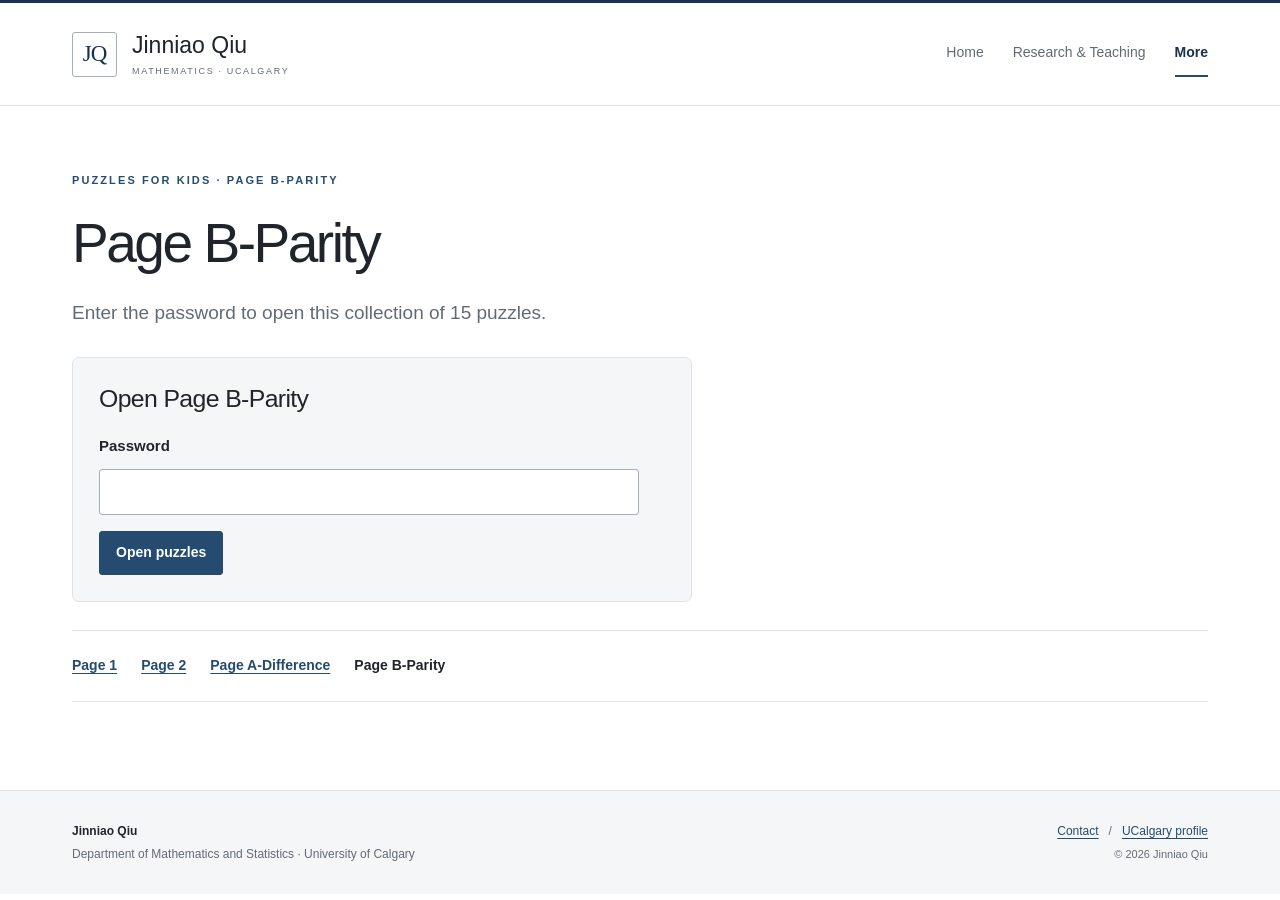
<file: puzzles-4.html>
<!DOCTYPE html>
<html lang="en-CA">
<head>
  <meta charset="utf-8">
  <meta name="viewport" content="width=device-width, initial-scale=1">
  <meta name="color-scheme" content="light">
  <meta name="author" content="Jinniao Qiu">
  <meta name="robots" content="noindex, nofollow">
  <meta name="description" content="A password-protected page of Puzzles for Kids.">
  <title>Puzzles for Kids · Page B-Parity · Jinniao Qiu</title>
  <link rel="icon" href="assets/favicon.svg" type="image/svg+xml">
  <link rel="stylesheet" href="assets/styles.css">
</head>
<body data-page="puzzles-locked">
  <a class="skip-link" href="#main-content">Skip to main content</a>
  <header class="site-header">
    <div class="nav-shell">
      <a class="wordmark" href="index.html" aria-label="Jinniao Qiu, home">
        <span class="monogram" aria-hidden="true">JQ</span>
        <span class="wordmark-text">Jinniao Qiu<small>MATHEMATICS · UCALGARY</small></span>
      </a>
      <button class="menu-toggle" type="button" aria-controls="site-nav" aria-expanded="false" hidden>Menu <span aria-hidden="true">+</span></button>
      <nav id="site-nav" class="site-nav" aria-label="Main navigation">
        <a href="index.html">Home</a>
        <a href="publications.html">Research &amp; Teaching</a>
        <a href="group.html" aria-current="location">More</a>
      </nav>
    </div>
  </header>
  <main id="main-content" class="page-shell content" tabindex="-1">
    <header class="page-heading compact-heading">
      <p class="eyebrow">PUZZLES FOR KIDS · Page B-Parity</p>
      <h1>Page B-Parity</h1>
      <p class="page-subtitle">Enter the password to open this collection of 15 puzzles.</p>
    </header>
    <section class="puzzle-lock-panel" aria-labelledby="puzzle-lock-heading">
      <h2 id="puzzle-lock-heading">Open Page B-Parity</h2>
      <form id="puzzle-lock-form" class="puzzle-lock-form" hidden>
        <label for="puzzle-lock-password">Password</label>
        <input id="puzzle-lock-password" name="password" type="password" autocomplete="off" required aria-describedby="puzzle-lock-status" spellcheck="false" autocapitalize="none">
        <button type="submit">Open puzzles</button>
      </form>
      <p id="puzzle-lock-status" class="puzzle-lock-status" role="status" aria-live="polite" aria-atomic="true"></p>
      <noscript><p class="puzzle-lock-notice">JavaScript is needed to unlock this encrypted page. You can read all 15 puzzles on <a href="puzzles.html">Page 1</a> without JavaScript.</p></noscript>
    </section>
    <nav class="puzzle-jump-links puzzle-pagination" aria-label="Puzzle pages">
      <a href="puzzles.html">Page 1</a>
      <a href="puzzles-2.html">Page 2</a>
      <a href="puzzles-3.html">Page A-Difference</a>
      <span aria-current="page">Page B-Parity</span>
    </nav>
  </main>
  <footer class="site-footer">
    <div class="footer-shell">
      <p><strong>Jinniao Qiu</strong><br>Department of Mathematics and Statistics · University of Calgary</p>
      <p class="footer-links"><a href="mailto:jinniao.qiu@ucalgary.ca">Contact</a><span aria-hidden="true">/</span><a href="https://profiles.ucalgary.ca/jinniao-qiu">UCalgary profile</a><br><span class="copyright">© 2026 Jinniao Qiu</span></p>
    </div>
  </footer>
  <script id="puzzle-lock-payload" type="application/json">{"version":1,"page":4,"kdf":"PBKDF2-SHA256","iterations":600000,"algorithm":"AES-256-GCM","salt":"t5+WhMdaSVFV6JVKzy7T4A==","iv":"bsIiD0GEaG6AYsXH","ciphertext":"ah9pMUTWROrAIyaGtX2PJKe78gtQM3E5NrAlGEj3kjZkFoCW+e9P1L9RWb927YC3aW05jlKN8f0pIwP04rJiaBa+iJUVKR8Tm/+mVGZ0tcywAL6RE3wCOvouGf6rWCCCMR4ZXyYzQjueeIurR1tPNZNrlvXLA4MBlXQ3j6q32UQjXL4l3fsgR/5ybaBLwECNYCM5GTUfspBnccP1lcGOy9TmT1/QbCU2UK59ddjgIJniL526ugd4kGXXB95zA5kR66ofQ5EL11Eo7VPQJccyDEQn6WSAOdwbpOiu37gCiu/chYkJeztPKQutTn4bYdIiRbcFcOp6SLrqIe9RDA0zcKkHIY12955L7PivQAYXreCcO0lBscU+xPn7r+e4DD1Xao6JeuO6GQAmfu1mNobLzqr35DzaWSMaTyZAO+QLOAPhMDisRuVSe+XnUD2icBvE0NEU6jx7Ytu56LCc+hwHS6AlvsSrvUzV6+2KBISF4HeY+m2jh/YZJXSvM4q7vZPYAgNOZnbrE2g4c1sWgDxSPjCIg65/zSWGuLI5vX/zcm2+1vgZ4vmstjIxnGV5CtEanLtcyizuZh8L7TlvWhVLOfiOiJi5lNqeH9JjhQY/IXgRtiAkt/GaxlXvLfGfEJVwLYG4xXbSz2JE4lad108XUGDh1YOrSZkqkwUg551+QHy4KQA6QSYXYbiJSTghGMLC4NpegSRPJut+NRHZBTJvWIqDOO+Lg32S0/Y3ChIY25cdM+yb1FoW3P9RuPtJaOuS2pjz5Iod+m5gK6x7xuPt4/WUZZdJwJW6kg1vZbgP9/NLOdX5ipCTneBf+/1bJlBwRqWVmExaXslCW4ZlqKyNLIC5i03QgKe4sztxfiIgih6FeI2THQxEsGPgYP9xfk56DEHsmaCH2WLPUE8MmFiF4AdUv3MGlJuZQZJB+iXvjVRr/Z1dN7Cl3F/SiIxR05zlJOHaE4Z6THKa3l+QHMHVBnsuwFEvA8MqkEIvQdTr8afjX0zv+w1EPdbeAu7S97DzhoNsuS7tkOT3WWYVS8O0SSUJL03USY5MFfIZvjxXzFNKvg5GMKDzOkVRCOLadO/IFgWGyiob9KKB99vZyyT/9xcjdGSLRkS80Vw+JpszNLUZHY+CRD634P/u9Sz+lWkkpDEBPVsfAE8t2yoP1F+CNrUBVcCuGxIB91efOEYPKll/xMRMA59slqSY12krdjZ7hBpLMF1AQpniPiwo0K3Xq/E1lcutLQVFb05H2tvhPbnHSL6T5FIZxfuOKp+nKZI75/CnBIwGEFBwSwQ4q23mZlxmNU19ooNCGv7J72NxXBMo5majEkDjDthkHeKFplw4C/Yf7p85x5ew2DgZoMNU/HQ6byIcEBZzc+NQBqvoTiFmbnD2/ufezL5AKGio1wBrrHwFaqPqm8tlHPE+L0lKqN9xXPovQp9bMZJaPhquCSSmf3SOPTbKBozHb+yScLhLaXAp/85EblSGS35wMkcC5UbEVFotDQ2jDA2+Bc5Z2PqHYb7hticjGDb/afYCzo4mzykkdDBPASi8Ijh4Ce+drjfyrDFA2zLRSW2t6KC3GwAlr2mw6Feeo3Hx5hQr5VteVudpGnRRFDKzcYSawjWemV5HPCv39qWMPpzM+94whMsgLeHKNdDLN0cQe1boCoQbO/+Lzwcf3/oW8pXmFdhT6BxVVk9n5L/gyzRJqiBJb1b5SGzShhJdxaHKGsgT7deFTcbdmt7u2iut/dkQ2sjjjY0RWmipHeAiD+FH3wJQKEiWbM82ahVUHJsqqmWUQmUdmKD9jKGF2Zvn2H65RJKtG5kgVxpkQZq/cSW7wifKxnzb0BPgIZn2xyY0g85ea7UH6t4RW4Q1PolRWsv/t23YPUpR4qFKOJs4VFuIQn/cDWOMsc/CGuAoRUGFlDJX+j3Fjnq2zVbqQ1vDrBS5GnBh/fFz9tE1qhfzwc4t6n2+R224Y2EJpZEbSpX628SX/tjvgOTwZH4dmsBBVZwGn3Se9YaYEtTlc1Fxe/I+qgmmeFVWeqZnnBFC8i/mbrq6+/bLMDXfbUYw1dbeqAL+Ix5JSDuzYntIJJHJod9VN/vHM248IhFRbQH/JXrluVNsqY+3Ks9YBpjEnoZ2bF4UB+p9EdFYfV1grQ3NRaWBWhGqmIpJUEtSrhbYJDMdNCL8oY83pxQSc84CiGbq2uyJwBydf4GT8ziiWopD7BIEQc02rrSMNaXUhY4fFv8jgjVt/mORJnTsDFmhFqa6v3vdiiAh2rYS+DbH5jbYapAXRAKXQiGZ+rVngpGjKyA5wVC96GkcTIeSQ/RBnjD+GzrvmzAUI1/G3Fpz4T2NPuWK0DG6g1+MyWZ08NBrNcscqRy/xj5uVHbOD5lxm/+duXkFNZNtZDCJxKthLPy5PgJ6RW/aXHpnnLBOYQzwJA0yFFGkZc7k59nn3f9hpreL8zyJAcneyDlO3m+r/cQDbf8Rp/Lg244maVcIiP5xYN9cYOsH3SHKLpwlfMGkrmDCDgFPCQZ/AjVM7nqLTvRTDFKwkJEt6ITJnDynUhMRJUoBNBH+aLI05BSefVMjfaqbVThAGjMKaQaTJVfV7aqeth1dPxmP4NlW9TL6B8bFyxwchxQl/kRyVdgCJ2ZHQlWjtAmE/ZSGstNIFnKI6u67udcHYd3KVvwWwREU7rRwbwWiheWqUjLfo6TGPJy1xmS9DuPD9y/aci511q8fEJZFYvDnZIRdERqNH45LAx7O2esbBL+UO0IbzscECgabhTGDVf1hIR0y7CGpUwUxqFalRpnLUa1PQ0lgBJE2s3q5HW7ZF54etJPxULz5/WFNaqFvENnxoEN730aaTBiu5X/6miAEzqRcNWh9TF/oTh/kYtIiErojKRs3e7rn8eZnQdrqw+idxPo8u/iP1mu6Y0ABjFLkF9GjGBuqDL1/yhsjCXpRs3G8Di64ZRV2vUDbljHKqCWD88TajeSBz0PlWyJ5pAJaXcZ3+mfT649EQefcK+NwD/VJuaiImvpQEUVpLQqAed857DmERavIjuQ5XHZYOXA8pS1eqsMa03VX0PUGxSfpnzuzgXh/djsZi5u25TWDh8eAcaZiNtmaph/zMKAb9jGolL9CTX9P02qKhII2sHXriQf63HINephq6oB3RfwESXqb5qZGLg5r66M2D38KZyotTVIFSd5iweMc2N81IDXk2uEzWH/qd6awYuvMT2+IH3iYwg+f8Gay5h1Jo6KTkjRdv2l+gS8kA5U6Z4QD632CgTxE1cp+s9/xvIVqRKtgyAYJiZ/wAhi8apMdxxpnkvLvewm28StUqdjxFfmoMigSrZQf3lnraEcgWRtfOMV6DZdudlHOXvU3+d3v3SgxP1LE0dZThEBlzl3OX7oXN2PKYXqdl5PJ+45KYsRCZNebRcOZoZ9JyK3L3xuHPucOwJRUvHi90ss2CKKwgM6IS/czpj07mDQbgYokjMNGtG+fUizWhFf0EXguxAeIWwWuIqmxkXrZMDoSnPXB3DLdgikqrw7pZlJbg5RhLpAuBbZQ/NiluU9Fxg3XCWK/EKCHKl11ctM+AzmZdOd+9z2HwsjKOzHlidwjVwQg/SRuLMKq/KmtQIJqkuiHv6L9g7ehvRS2oqKgIudxhZwWwPuxlEpVYkGUp5ehCV+Z7gTb1Dz4hLxNHRUvbMClaZ1wCQLRgV1IFf0b2hCLFQmU274y/XS9z2UqjPZQhe9OCHixd1tqBUE1n9jQpUtbSG0f64obBQ5Xd97SFI5Evq7K8sly5Rp4+Jye66tBIyRzVQO66x1TQl5O/lIKT4HrJEDA3tjiQFX1L+TOa4oZYguV7n+CwgoJUTXX8tF40/lKCRXIX5BhODXGZqIUcThTdtcxo+vaoH8Grg9bdGZrwgVSjVJI6dUCIS8xR1BCWUaWF/4ZmO0FVdj21peV6EoNMrMOUivqXQzlM7Ko9n0ZexKiErhXu9QZftkcluACBxaQph2Gx+BAtdECimFL0Dhwl9l167bfnNKAwvhnbcIZailvYz1pFQMYQghp5MdSW2YxB+1/J78k6hIJKFMM3RaM+zQPFvJLxhjKFPN3P6WjXLqo+F6UiKJIR4lxv+YNlru0NEtnbyATxFy/fAxvVdDBtUCXXqD0Hxb59G1N7XqANdvBr0HNmkMUKeW8116qk44fW2eMLdYVRk+4UvpBhZJmyoc+/[base64]/cKPpW4sp1ZB8jR3UqpWw8LOiPIl3/Rq8SVPp13CTDkSraSJ7bpwze4injLHGZ6a//NEnDEHOGjSBWNLLPurzTxOdk4Z606+Cz35Ufxg/ryB6HC5gIX8Pc0nCn8ZGfCaQqPvMbjSPjTdPejv3H4zhj+oEHhgyK/5ObS5HpBDEfPuMBMy7t8mfqebSPRkA2yF8N1Rxjhbz2c972dpR7U4ln5qdgVwXT7GnsT62dq4/Iu/dDWG+/lOkB1dNPMIbqo80ZCuOoR37AXs7BPrx/ZhB/zE5civGUG/wX7FYrk63jcURm2taRpXiIyxclBrlzedhDeFEN5OlxXbMa1mSpSX8PHayrcP7p7114bkyhSNMPr82U4w11o6Opq/1EL4TkRvnNDuBKR84HMVsGo6MHcXdFe/meDkY0ndHzPjGwCzthCDtratvpqVgFpfwKB4RQHMCklYJdFP9gSq8+pKy6fONWxNyA/VBV39xwDRwzRdl34lpiOFBJvJ8EJJiCRF8lnn2hKTODcMTjOe6ZgZ3IsOTCQU8Y/5Zt//+Z/IDyveX9DFJomLs9C5iwNfskBY+pjJZRzn9pPNqF5LtWNf489QABcISsk/k5tGlxbi0jyfBku+PiQiSkSwd2CEZpK4xWjYmFRn/hQQdzqYCkn+uPNCQKIbnLblTiCGVz6nG8p6JDvKSO+f83PaBiwWylbSD0YjBwxteHgGZ7Eljok/Bo88pSD9KN/uHlgY8X/ORDRAuXBK5c3r/Aclk/8jwMl98BN+2JE46iqh1U6gSl0np8UulrM5oLEkg4nabfYDxMECFmytK8q66rY6wbL6FN1sIxvHuN/8BnmXHQeDR2KUIbCG4zjOKJ2Atpz1o4xR/[base64]/yeSQvzE4aVxMipcqJAwT1PVq0X3zK428lD8x+HcPlXm9LEgqkvfKEqS/NnUgJc2YiAkCWHBfCDyIQzo5XM4seS8wPxjEFoqvgWzaTClMu4KFVRKASl3pWGqjgL3sdIhQV3UB0ttjid3xn0YCIzHOHMN0wvlpstTXPUWlbk02uOXraS2yC+XM3RjBu9VBiL0UzExCBlyDOFukFqG9oJHod342KgzADVQV1DNHGB1e7zDKXj21EfpFrSLHl+T/ECOymSflLoaR/wK1Y0vittQj9n4/WaFDSIQ7Nfmuvq46tN44dijlvg+91w0Yjs8hV3qWYju1V/R4yb+vC1EaHa62c0C2iEtGfbcPAuyYMUnzY2Fcj05uazvlkECNYq7erj5Vdci0cz1O41wNyQm29xN7JPSfMGNYWtyi/Do0D8sZ9/PxbMvHL2J+h3Fn/3G/+idUY53TzQoYItrpAdVI1qjwpjESsVdmrpOdmbEdUJj2CmRzUMyrOAzMqnmlrgjfK48psBPUHWbkMf6k17yVa9S+I0gwZGuxepHbyCw/[base64]/4K8xuf/QTsZSeHBBSHPc5/fgFLOi3t2KCUNTBzpCEaJNxpFT9AvmnajquQOSy8CtgK7U2TnTaDCOjwmjit8rMNBq3Mg9dSllrmJhinmIo3T1/nvbDBC2wWshWfhUsJzOX2CUY3Ekruw/rtwAwu2vCRBOSBM9lYI13xUWjNfFKLFZf6IhBH6DzmYgVkENHSie5u7ZBESwZ8utSEMLnI3L2QxB6/cN59LGBEYDnCDHGI0DIXbeDYnky1GL3NUBHYhPeKlFDP7pkCGl7xNClBT89rNjCjpm6yB3y/TA38VkpiA5mPBSBSoI+Sdb5aJOngLPoSqGz1hnrAfcVXDbmXhmp3+tKjWbpryTc5XVzCJQOfVHs6pLuRg5Y41xk61+5M4BdCdtpU8I7XKRsuHazi64cjlckRKNEMtCSMqbIoDowAF7hP4DiddmJMWGm7ZXN/VS2zF5Jw0a7mgL3y6jWl9MaD4FRcg7tx64r5LOkH3QghRucOmhKAkVNVwrevuZmBrvyB2lCnBxR3Q82P3/q5613RUGoJqHHf4VawvL2EioCi1bNAOAMBCU1U1A4D3fhkk/DCADcW3RlOZhJKDEJvNt7cieZK0r5255Ek9/UISQ0C11IlhZKx6LZBGV1Pg9FuNaHizulVrTVaUTfYL1AjtMlXvx2+2GcPRA9ma4ugPykZ6Zqz5JQ/C1tZJIozGohp8LImsFx1FEScFAOlRckprnzKQmwAaPt9wIEM6kdtjkMxlGpAfbrTD6Wy4LxFIi8VGZ6YYfk+MFuCiejQ88KQTeZxgTs9eSaVCrPVF3PtaJrgVZNZ2cythhSd8SXQ3H+aLoWIF8MlqlqRIoJMdTZLp9vM2FJcseNJZZdCQlJKqXqHPhoJNJJj/zinv5b/jwu6J4qAX/FmDOFBtGX+RaRWDPsT9Jttz7pvsIwa7G82HvatrZfeJgUY6XLiur4L4N+wL2z0K9TV+IDloVwCn5Q+c0VLFllAplNz8E14CU3p5Hf5I1XXEl0/c4D/QKYqOSdDLPBvzH4jnQo+rZvK73Th6jCbPEMtnI4MQFjSy2qcKHl+u/rl+jWxzRfhk/mkrC1jplGkaKtnP6HQP4U5Sr0JScEjbgzPhUnIkUZlJ1qNmqsdFzGCOOsfJ0P73O62x2/zPl70OxJXfGhvooDxIPnZfq0XHn+ggE5sQZYm1qRTfJa9zXlHCh0D8CJ83j7lV6XnXP8uGeyYIs+G9zWEAu3/7lJ1IA9hWiTOuO6kQUlv3RD6jCYvHECz7JhRqwoBvlNvZ9kQQp+HlDsQBo/TyPzFYHcCsHGI/yrdVlp6MyuVlmGdn1xNlLxnZJUjfkuFOBDeVF14tM1L8MG846BLgjyzpg/rWd9l3ZsuP2MP8PH5kgQUBRxuGq62pZH//Sx7PGVuEQdhHpdG9doBgwKd5lsqaVF2MLnmAIhJMLHlACGu8eCTycGdcYMKbSWMaVUHrPSKW/Hx92B32B4Czpy3zL0gkbQVbXikgGkax65w4bgSiUJHw/10T7z5Ae3XgnxtfjMWN4lE/ggePWFdA8IkqlsLFQvQH8MKYUi2u4Jx+4yLrqLmD3ESNULUUJ7Z7PpRTUFcGbIq5QVIDIVe5RTgqqmYs5XI08KbBvZW6zu6NDx3EZP2MRuRbjq3D78ko6Z/5nMTAqdo0yK9ga7+x0lXFDxUn5wlr3Er87K/lyA4138QRsrIby92+MAcbD/8h+KZ6Agy7Ly51jAgP1tmTAixNkz5sD2F2scnezEUFqEYy0b4p/ty89fOodnQduc0iDS7dssAGxLL3z8ggXayjP9+F0hqFeFdwdPNoyRImgmj3YtuMOb6UHuukeWPVLxv5FsfKE/qm/Y/qelTxavILk9MakQC8ICURWWNuCZdE6shlFtMEFIlf61jk6+i1E4alWevlWuzexQCcTjBMlIIVLcoY6IeKkCrS8ispcSauDKZ6JsZr8D2afYQd/T5d6obWyrnbcWFIMsoDyprYyR01Js/oaf896GqSj1/Ct/Hlzw4xzEbQagevoGuhVnevQEm/nzEadkHNAMG0QCDAuff58XCLDErBZ2x3gbagMoBf/Pb1HSvWToqydMx/wKRiUpuz3Ownt6uimGmc9WMm7m58dPGVW+yjJY5KhP4od6oJMNVPJgSqZENJJgyRCLgWJNF+2qTjwg36YyZNM5acIR8tRimm1DcNh/O8fJCzYO6+gHVLYyNbcwisbtEv6hxonLJjTiInZ8sCeX0vWH9Tn3gldGoVe9rzVwhbTSxEsSA7TX7HQlbbPkAH3+4Ab/8FB8EZklG8IubxY/Td5dTcxWNALsttZVOA6GBwnySDD9UsEPkYNlBxzN33CTEtG2f+JrS4kCwozGTcGoEFT2hnrZrsEIXc5MHCqUE/9RJNAH/toNRSxdVcxf97PmJgzSVi3mFKMXTfn8jHhU8MteNMhT4dxueTRJLXrRZQ90Qn2OlrAlUUy+xO7cHNAMJ8xRO5OV+tAqobFFb3sQvi9C7epkM12m1i6Yt61AMoJvt3wNzOpXkUfXBbJ23rQd5yf6tu5FmQYsN9qWOiN42ZcY/qPK7fJxn++ikTRg6OcQonYvHJKmnXZ0jT1JGhrhZu/8qMkSbvX3JXK/Z9fxmOy4thLZxmkdvDbK1lHMFUQsTbxSmkvETvMTaWTUfhGceCx+48w71l7wJogbAHzsQAVR72woViTS8rwAZsBul6tgO2VjDNJcrWM6MVG25kL5E4aw4vrZObREkL4mHAa3dv1ThJ20qwq4oS72OGkH4582Ny1K+6yO8I6mKP87QNDKw9YuOS/eBnPXQC0jM4LRer38KUb6V6C5ufrgB16kd+NlpHUXPz5CNPp2LciYCDelxltwYq0Nqk/Q3q6DifYBBMuKTqMjo72tdCfc7belFVUIm01OoJe9bIP1fq6XlvoCXlJnoqDhk4ydkn35Navp4ZiDRjm3hi8LKE8ug0uzIThVluUuPqFIjPLu+szd0hQudirAVFH5OGI5sC2LcHtUsjwPokfLDBf6MadFQzaJtE+J/7cgtLtRK6RqRWctZF2zz8ff00Db9OYL1cAZqDgQIHZsxsCVzmsBVnDaIJgmObRo0aVb9sLBjRPPsvowI7V8xiXFynjTzDFxuQdsgQZ+s7/mKawQDLpFYRju73ri9vyJU7Ia8tqkH2k6MU4QpmzhmxJkbjvlLGwYAZiyVcG5wW8rGQaaVPqDIrri3Fd2UZiiwjiUKzgJ/TJE/zQjr+usf+FQIb5q8g4mPwWZZ45UC89OlEGyqZEhfViC29ssigNtEhed6yBQFhRdYE9AKIUpbXxzELafzhh0v1krtjtqJY99WCwun7ayO0Yt0lk9KwXqtZiohPvzxPfWkMkwqG5KGG7KWdjfdMfdejXdThxMD8IyhW9QiRKghTUEy9GNnZ/kzZuhzy99icCBDiG21qeEDHhvdgEpvL5BwA4fWboK1Q3qm6qRyLGMTnZL0wfLgZydwrpdesSqwIrErtPYSoRZnoFaCxa2Ue/DGTCbzaWS6kriNZE9sigiZPYKN5j1/qUewKYr45LO227lDT6KJO2jEioE+jDMBtYFI+WBQy8qF4QWnSy2+60cn9mkXzjEQ+yFXNZyJJTHN7Wstg1MGf/75SIREXiGAlVeKMAvOKALV+6Mv2oUk1YwE19iV1buqRBh1qgG89jue8OV60lYnMOcjXKJwTjnNbFB2W5BUoV/JP3Q4s5o2E3ZHzZZ40cnl7AO4hvJVwus/pqziZ/6BXmtRKPzDsJHM//3wFkXhb9kx+bCxfcgF787VrhmQvVwZwj5/XCNxydmr2XRPdFluN3ho+ZMd3XGosu9Byxacy7XfNAUvxBwX024LfFrVvxKWA70uucxvJEBHB2nveVQM0qUzyWqRbvhop/WjpRzozsllQymcVn2tFgeJwW1kANYPeKarYb1DWwCv90Vq/JbQRWs3lP0uf8ZbR/rjofvUz2gshhwwpt2WvADYaDGiUwVGcnsqtggYS2oiUjrmnGgvpDp3MvfYEHlQRt1fbM7JGKrm6f7BHgMlmOKHG4N8qS2/FtEjrdVKbBpNkUmFY7qJHZL/6SgzxJeQjJYylR5QWMVttqYmu6G2TtnDfq6dHoDOkZB0H88knjbTeIZL7Aeblk/i3KRuwzpFSbv2e55CAJVzf2oLkJH5Js6fgcKShhhs6/8Jzfntszl9fOd/F6SKHxLkKFtA3Ig7HL3SD6IxAzY0/f7oh5oo9PKhrliHoeaBKuaaWw3FsZfQ+aafsXyPpv1s3ONfY0Tc4/PTTGKfY5SJQ9lCH3+B7cQTgo5d5PCE34xKpQKdgtBaCRdDsqeeOBuT6eq/K40tDST3e6btN14o31+vAbIN04tRzz1R1v30Lv5sDgV07QUj3U6Yg/RUEex/qN/9VW1XnQxi/d1fFNpO9rVSSiqFKIV9dDCt/+V/Il41xQw6R//VtSILD/AkNJJkYTvx4u1DbXO9kRxLO2dSigMOqNXEDm4XbiaBoHDGs6wUSR8z0BpTDeiAqYTXHNd2+N11b/W3Nig/JDoO/+yaIdEK+5LhyA9j3sOGtRO0SZSN6JgArCIRUUArzGBBnS9SHJ0Y0xuAgh64tDtDAkSQkv66RCna2HzV1n7wytW2QKSS5E0CHzzndIhrDJKC/laqkckMTV8nMpQa+PhDr/HvduQ8VPpaqkUlGq+8hFdQ0CBkTLh+EWce5BrBd6GPxih2RNTj4uSVzpFRhcILi2YYRKuZjyNMMclfLPT5w+6Ae0/kUJU0gvCTT/hi6Cy40iqkZRsHwGoE7+2Q118eBrLPr42eEgE0LLpr5seVMDUTQsCB0azdz/3qrYuGaIhnYo5rx5mrRW443tzZZbLKp0f6ss2H3sXzmQamf6c7H/hIusCRWes4q14keAeem/IN662G14oslZbNHVY4iGdJI56egCy4ysJ+bXDDL7svlYo9fTBxqAR259HD/GxA1HPPUTWQeAAGUcF2prab4MiIIobD8IwY3DdNEWXt69LeGwNk6iJC8ZOnSLwByEwrds9HgOHDTXFJu/FdG2NWBE1Y8GtUA2uqO3iU/Ceh4vqLiQNcpQZpRfchlWJUasyChjdDc9TZN3w2pJMS1RTD8im0Z2GBEEy1bSShuUGMLErj2kD0yqF7NrhObd06zbMA9bVFjAqwunv4oqn/NI2vbRN2FCZhGlSKK3eUvAx7rJWPm55ENdtPDoBzTvJ+JQyTJLX2HkceqqmQUbbjyx3JYLA742w74HAMmC3CLwpFRDsRse6eKKj8OJb8v18MOuKd77nn2yz2zdtAV3unAxbB4OxHvK0Orgx2ExA096AfD6McO81mD4NGRCJd4mhVFN+VXpW+2nIAiRjyx0Kc/xGGPXIWBV2djvQC0XuQBuJJAzqV1ee4vJYAFfOXGfzoVdiRdL8NmyylhTVEiY6zuvtwA/SSWvyav57Vlhpzm2ljZoquQIoQJpfLo1r9Ev+JgUS+baQRwJt3eRSc98go/5LHg0OdQ0lGjXeOvtXtkZX7kFHa2OObhLRIGHfXF6axpUbvhf+LzVer/qE+ME4jcxDvL3n0SjRe7jW3TjL+zUPwTK9IyrOMxyUPXoMDYDCZK2pAjwb8xA6edDkq43gwKOZ1m0xJsK2fUf/sCPcBLYaj14FSCMSzUysnntkcyHYNRuMUe5SeSr1MDQ+HGu++Q/YMg+1iid2iyEinyyW8Uo78ybfrKVa/XrFxouyqiO4q7/qf+H1RvKjLCuFOkL+S1gEnzCqG6ZZlkZVLsh0QbCIeG1SlMfLOEZGVg+PLgldQJj2dvkbM5U/7OE0JF0+84g6KPqNQ0ylYNrJKh7tViPW1zkGCqNJoZwon1pafef71PjQOqJqPsKQ6TvGxkiza19kMxWm0/ri9tr6kNrRPLx2Hzvo7kSzbeQrXfjtawxLhhKXIyf4fnph53s1aZ7VyjGRFcvZBVwBewekXkit9wl8WgxZuXBhp93E0cV9k5yGeHrTzUH2lvn/iGVm1uL3f5xjlPnm7nc+XFHXcTmMQDsQ2PBgkp7cp3Lg3sQCZDP3/[base64]/fbzXB6ZUTN5+8iIKA0wEZuEv3m491s8GHiSS4fW2qA46LgEUhPuFsbwSrD/aKNGcEAPhqfyLFnd5zRS3QANfeaWUP36adVhg02X893A5PZkhHDwb1s4EojB/7+UP3Bidhu/hcH7HIuMn/rGLe0Rp7LuQOY6DNTk0srw3m3ypGM5Ou5V+SnYT6uTov4dLE3ZiuZ1Ysbuu+/GIOSJ5oUrH7aBjoxd9/9kNLl2vaaCoWK1VBtyN4KH+RzjxFpxZKqHDZSs41g4MO2LMY7aAcZH/qTLcsfRS0PxSS/VIdF06AE5DIILVmKzvS9AiX9f8H2ETcacccBXt06fPqLXWjgkfrJoMxiiGy0v855QPAQj8IXU/seI4+hilzMofAfdrbPRmKnKlT1jqvaUmFzz0WE6r0hJkYhTcGka66jPH/Pe7+UfgDTu04Ezb1vX71m1ENIKYwSqkC7hYb6/pIvFvb+pABlr+4c5UHiz5MDnyZ0gnXNBUA4On6uxL41xTupVsJcTDVf8fJzZaCNHSmYSqp2XkbCRCb9HRp00Wtju5NXMjXhh5/rgPqe/aNQPmqcBFFsNu9coF+8OS/[base64]/x0n3JCZK5eHuEvtWPGjt3I3loqIy4/NQBwE+GD0uK4ZqNtDBgc9RWnoNUCwhh6923BATcLe8RaKlTWswHzCxPy3TyX1YP32PlmVBXlArLb8F9R7s6uv2S3f7fZL1NI9D3V7x++QyyQrKJmpkEqeHY1n5kg1Y+8md3lPgS0xWcxTibMVNluXxu4I+4/A/zCWHh/ykSlZ6uHC47tp+J8ugIbYIG6PcRCIS9zFnwbmOYXIDgCHy9udsujZyKo3wO8WTz5BQ/Wq0JOCpnxrpdqii07R3ZEuv4jZ5VYWLYcPAUmzkYbWDmzMoXC+h5+IUgXiJngI9LBnZJlmFqMvsBDkTkXn/JeryfADmVAnzkzO4lqzXBcLfNpPSGrZ8ufowNk4MoRZoWozmxoxx2BHoWWyy7Di6QGay2x68iysRx3pF6OweJX6zNQLMkdE4yi/q14BAGXHW7w80rXoQqMInmmos1asSDuTExjyvAwSCvaggQ5KJemidMu4sYK/paEYB8wpipR4x2TvuolNYAn8aYlgTh37Gg8WmaervKdiviX3WNRC7WBkzJ4rBxk7ek7MgHE/kRGENZ7XjFZcEvxs+DFfI4deGr+tP1OPy0k1+PUho+GGZzny44DicUxM6DV5OZF10JROmp5Zo/J4DFrp+AMhLTOzbPMfzdDyBdzqGOlSYEQHlCVopnNtGsazwI3g1477hjV9ic+uFaVrsHlSHHM3BqLWiSxeqI4x/fyD5bEMHX/Nbm3hHQrFPLo++xPfWTg91kKTBcMaUiip0oZhd5LUWNCYHj240GzxcbsDoohP7ufUSb57DqyoGO6Q5217IoX/1ePta6MDXAfJBBSQKBRj4h8r1aEBZt13wfjcc/je5AnyA2RKy8ynnRQyQHHvYLXmUismtEIMO8G4sFFhzy4RtzeoDFIK8T+2zLAxTvTGO8wCEqp2GWLTPt/nrdIFoqT+a9H/uSt9tDrFOFypB0DOtsght4Eb2qvCCfIbQdlQu4Hdo4bvWTMHeb1NybF7sFrkWXSZ4Ee2ESu88xPnTXVLA/N3T19qX6jV4CaxUG935Wuw24rspMqF+L8jxh+t8HDpPXnrcaDXhxYV5Ke5z2pxT97fwQx3tEGqgjmi07OKM9OSlPcpXh0/voH/[base64]/H5wuL78nMP73I1bBHIVnZFPXT/xNd/l5jdLun+ci2rLMYBS+OrVPYYZPulkT3VjZ9tlv2UTa9PR+IijVQ/STiXmPFeoJirE4DLre+I2AMT54y4c/zs4IYNtVSeglIqJXz28xUv5iCF7HbGsGh0nIdIEwhmMw9D/OAGSuZb4mZxmIouNYKTmb6g+97jZZd1mLDA5fQaDF2Rg2yBzB9GPDNaAVZmHDpT7W6oR0/YXhx6KiSz5KlhxlZSUNUc2FxyzFk8/q4NelHhYp/Y9KCPzUFBihnID0EL9qrSq2vlrpQtCoKthNn0bSc54oQsp0wm09rLD2EO4QzFO24rqJbMoK5hh/TLn/kOje4Pbx3Vv1k+4tkejCGwAFQOocEZCTCNKuKUJHehIYv/6UW7z0r5RsIoVZfGLGetkx86W9VI+ee6uqbYK+g2rkfhPCnYz9/YF4vDoaWYdccmHJ+pT6cIR8LEx1udttH/1No8kTXjaZVOwZSUvJBz60GeJmhlunyjEMrztKnobW7SqKpg+tOiWrqFv2QKLIL58ULmQ86NOlJX2LZyMsXIsgXS6MIsyou1Ewie7sU0KezYJ8NW+1/+KeBArKy1UiUTXsx4afUjjcEdWvtdOsXw91yIxlzkIVN6qGWccb/63e9RO7r/ZOSCXD1IEhk1muzlM4PWvMmprgMhCyx81lv+s0foLpEZHKGznkv1MPYYrKyZpYfsYNc6R3RYYr2OeVTZzlwsjFY8puFHvrGL/m7ns5S66tUhUT27aPsn8OxefvSpP7ubh7vNn1tiM/PhexxprJGCySE4y1Lp+O/8jxS6xeNOBDrpDq2p6bHSQoWBq1eopbMvMHpBtcKpqvrY9/NuDJRb7gjdbrDb2clMiEgurMybXCtWphxOi+tK4bbn6hlm/mIqDN+/U94+RpK7V1axc+/wW88Lj+GZxtccHsU1rtSG28ENMRd2gipo2JAVPCjtg3X1E599n3cZ0yhq4r3LLsV5hFjyRJFTp68A2i7CKUCmsXte8HbfH9BlRXC+tkdbA95/zmDRWbC+aRAzSeVHH4gJx0k1iM3vz0Gx7ucHkVD8Vg1AwLdgpwzTnGu7h3SRMKRLFnHYzNIduCCyo2b2QGZs13D5nYgcYP/rCThD9avFXdlg3vRG+GuBKuJq257yvidAh3sRNrniDGc9AXEn9Ql+L24q3ADEy3AS+iCr/YiTVtXDSwJmnqLTl9O7F+HQE/IO/lZ0Xayz2JnUwTh/hg1VTd87Drt8x1Pfb3i7KvDFxhyocRX8etIVsGjvkUOwrqXNLUSU5xsO4/uvpgW5GJo1Ox2X0rn2oPYnCuRj4P8shGDsnTq7BxMa47YFew2ucYNJzIwvUlsBmq/g/BZQTVlWPWkKQ/3LO5KVO+Eb1IyGhMWw5QYmBxbcQk5OmxAbye/p3/KWa3DMlc0VfSlt6KRJOz9HolcjzQIXI8i0D9iu+tzrrowAwA5JWtYqsIxJAOY7xMFCdBUDsN+lhdUk68/KkXPflrJFIH/UY5D1VxYl8td0NyOov8sFz/mnee/0moRcySu09nXOBmJJJn/dDYXmWDL8BHVWsKtAs2J+JlrJFME//+KWD3mpI+BwdTJOr+CheUvYGmt5NRax6GWM8xQSJxA5Z35fD3aE/3s2d2dDCw2xjIp2b2tPJbquou73642LGeKfpHchV78opX9AgHn2y8bKrvsUC7F9NI96QGumxDi21GL/cmZA0/sC4xksyKKNr0SYHl2MgGzFeOlMrzPnndH37kGXfbyUPrAU9jmkmxfwHaT+ragH80p2HgT/2BFA3G21SCmAW776pOuFgOF/CIu4beCWfS3pp/TQjkMOTLUl1ekkXg64bL++iAFdn7sG2F5Kki2NJF7Kw/cC7+Y/oLUQKgUsbzU/Eld4J7CzOMoh+8xXJOu2YPme9E73y8WZSe9Mql071JJCBCQRF0iSnJbhmV4VY6KU9le/zYkiuBdzIPX6r+CiVxkSTZyEeJibhU6X7t7/c1dUcytMgpxMG1JeBNFJpMO25pmr5Ow97KBs2iuCPq1pIBAAxUzBj/J3ctR7cCevAcgI7us6ZcpmBfxLsqnXZz1UQKS6g9VPRRHRUttlDrncky/sRMt7OJXL4HDn9Hoh3zyg5Fm7A79EOo5wbtPzPGI1jY6vRBHn3SyGsNwu22QCVolzOl/0jVZPSB7cEghAQ5Duf4yCu2kMwyeMcD1JdWwXkOni7jDKSkarOtNNN8/XSHWx87Q4MXFNTSFkGkaZPmyikU5/[base64]/if8WLGh4/D3v0Xfhk7SMIOb5liO/7y7ZL/7ksCyBemjBBIPfVoAZZ1DNN2GoHfoWAV/Xb2wewG31GfRk/T19BStu5VpPpany5Gnwil6Fv29KB/czf1Sa4/swJdSZz73NDoY+RipXoAhUdH8Sah2ujRf1Yz++YGY3L6xbs5rW0EpbC75CVQ9vEJRxPaiLtnaUcUBPVUxH530vaxGIS38J/mV8e99xLEfPr6zNlg+ky55UB4rJwe5Bdn0BufiU/DPQ1fhmXhAW+BRmtFncQM0B+tlCKGBlt56i5QiDJRWP2aLqm9EaKbbfEVgkt8/pLdTIssf76Fqu/pYMvi3jsGzAb5o7EH1o+UqgmlUcaBZ2WG3X+viVWqet/DbPG1ISagMa6w9eaoFqNfRbNGYc/RMwhjeLL3B4D7qw1oTSfRBn4mhBqQF9NgMzrvRRSKb/hoG71TQUMj7unZzQY8KW17iHEapGc/a92ePMty5AYbfItFgDPavvwHYx6d7A80YkFl6BNegsiXcoHaNGpdnESStgay2hLtTB/S9VhK0YiFoSxJioRpLs2u+0K0RyJh++v4iYD8Nht5NbpuFko9jJ3LIqF8YcYHNebLIIeC3T7ie6LNuvLRPOs5yTvbY0/rai1dNtzY0Et3iMhoViHsp8bD+bQDsK/dFfXRqJS/lmXKTqICDhS2J1YUZ0/SmYwEARLmizFYYXEDEw3533P+0topjOeI6aPxBAN26r3q1LNRShLN+vlDIJ2daFXW2ip6ubl/10wwMY7YUctSGVB3aObjpPie8TgoapeGsG3T82m4UQFi9+jrhH4ACXU0JhcojbPQLgv9oZa9CvQhxJeR+ZSctFh/0di6/nhXvPZw6vqmH4MJYNFSlrO4msvLbYhqk4aIVVbgunGWGnLugYM3kpjo3eIo1HosdwYo8YgpnN7RONexo8WYlRi2g7AGz+5oamU60VpSBTpnD8nbqwda+hxr8DGi57wLvgDHRb50kg6wqauZLcWBLTWRC9L64kLh8x0gmmi8yxUf/[base64]/Q/0w4CAPlJSXiTIY+1iEW8mvKEyCcGhlsP088ZdBI62PywPQhWxAx4ttxFRh9RlEX2ntDVgY4c+jp3xiNxYo+0Y5rbdestcMnh7IVdGo+RCpYwh8c1obN3K5Zg6t0INEb992YDHFXc/vdReHYOra+PcMcv7bnU4kp5vAabovzUfYg49M7tKM+n5UxU2fRCNWzizCLaIK4UuWUu63sA12JtV1RbFOnOPsW8EUG3wiXy+Ut2U8PygZblp7JvF9RkivFbLDDJT5LEl0FJpYcTOLSvM+zrzbHfxJgwuyj42p9LkrPV+BDUyGtEZNPIcMnwwKay3dFcJK6kv/pZzA96NECFXn18yZiKrdQghnZNy/bFkmbIylnTs2xTaSs5FB13p83nRg0WzKFF+M2o9bzgl9nE/vjXw4zot6UbAWs53GM6uhe3VDYEjZeD7AIjyCLhz3jYU0t2hpj9Qx57BGS+IRfm+Mt5bjxkXkmjfr9DCqBMYt+4s1kYr4z66Giv9K90SL0MPLOpNvx2vAX9CZvNnyBWhU1qiEE49cW4J37zIa0AhlK+8OOXaHqmKj4G+ZEZRTHsRymXF6zGmbDaF3/mcv+qaTHI9Jv3AD/8/YpSic5dw8Om30exbcEMKQYipVGJqB66anrFhFrVO2uqM9C18hBO7ePT5/ZIq9Nc+ncnESVZHjyr5+TyGx2wMhrxzqUHs3DdkbBLYWeLZmzf58NtfePlTaUCa6Ks+RESJ1K8LXs+xsjIsHgv4ribnSTQdm4v76d+U3pYJVIwNe9Nv3Wo8M5L85Ht/[base64]/xFwbdU4zbimfsHGIryEc50kCp15oczytJJpH9lOIb6tT76L7+ta9y41p/ZP+a5zb7tS32QVzLNEIssxo5R+3CW/pPceY5lChnRWGfLuA8gKAkD+eU2vbKQy2VcsRzb5bjH9Iu/[base64]/9/AzbpihW2HWdcUoCvxl7X0JJDIBMQNaUqzkBWE2CEbzV2d6v5+ZXl1ONSwZOGWr0eciYpATkeld4/HhXuXbyUQiplg/H2uU4+59dayFEd1tJMyNO/zfRMCOpFNzhxE61EMlGm6+A+JrVjKYDqHmXZR2KBQZZg9z3jAMHzZ/jl0ETCzwVdChhzJU8Y4F9nhUIOLZRcYMTT1s2TaZRzSmHqN2ehARVyDNctJgfJcejzhFVUQif0uu2jhy0dG4dVNJZfLnhAildvTI4w6q5KQ/l0Iw9svjdfok5qHrdr09IVhA5k/Q4ysPX6Mn/ljebqg69blpTxY8TKhOYlt6rVy4sXyhQYjOhdNroIh75salKjASej1ynqokeGn5akFasNEcxI5jD5CWslUM+5Fdbm76nubUpm+dA6W3w7C5uCiTQYez4WNYHxFj8P6moriY491k3QY+e6lXdziEY+r/y/FbUNHz3DSdm7qcyd6PaXzckjIp2/bmnBnbeDL567M0umnHCgrED6aCE+bdUVeC1yo8wG4OF90PVc+ZOiBRo0YZblpG8wAVKYa2exL5SSU/3GWJvO2fldmG609vU5wi//hypwBQB7z0zYTkcheyRYpOBfEY3IPZKrI9HFV8W746AyoOSlFEH0iDQHaa9gBmG08tLuPB4DHPjvKG18Ve1W3Yzht7OjXgN1a8Qbc5jsl4THwWGdh176nz/Vx9nj6ES4sCzuXUkvakDFu+GDHPn/zgJC8Q7K/[base64]/DYskzsvVS+1gU9mzX/tbjwpHhf/67ypSZY7SjTwA13493wQj1/Hg45hjbdb98ffnAVJ9jZhil1mdHU9Ndf1KUvHCXNpFJR+psOgU+ilAz7/3Jv1+HotcyEFjvLupwcUNMD0QRAC7CAwTeBlpy8dkykVeKCXmnpcXP7VtSS+OB5JbYGspDnI+0wk7d/rfR9Mt0pSDVRsR6CfMNym7dE1Si4KQZ99jAATYVYhMhCVQKTNY8q+KsiwRFmqjtx/BycTO8fUL4XPa0rqSGV/r0UhJxhljRGN5X4jwgHWFpU6EXZXWuZDL7NqK6ee4gIQjuRNGbfQLnkMZT7zuwtve//hb5sxleIz/ipDAIn3W9R2N80B+16292vw2P3FxgaLLInFvVjZJHy+ItPdxmguXct9pOM3rfWj3sJamvzonoKieV7zwyEh6NGtvtI183HjidQUCiN8pFcyrTIRN910g/5pxTlf+LUP2Nzp08nqDpb9xOyZHfzNwrdr14aFMsqL+GPPHhVcy1vEd1MI+JjlLuFhno6L70nvy1I9RkfobvmoomykJoNDZDEfJ8r9r5FDu65vUaww+hv1oaCK7cpUBUMQJ95efWB4H5TFBxa3kL7PWdGrTnKYk+PPOmgucRXxk/flGaC9z1ggILq1eZz3E7UEWbkuli2FwQ+/F/cI9oXHeAcBSxAZZFf12YtjNVPrcRtI5VJ98a0fxxBVSfPDIo+xCmdz4zxGoqf2gWBgtBEuEUdiNs8k8y+6tsE4DCztmTgN9DjQkvqpoCNQkxnXh2AaDSxoIB7Lozfqr7lx/[base64]/H+AU4zVyhWNM5kcp4VIr7DaFO1hwQf1iJjZ6Geq64obRvRRHwGsDIZVd7UHP1rZd8gjHHQYcs0AVBpNTYNiyKV+L41+NQ3hSz5zr1vlj45Aro6TTyOQA2UU4qd/dN5cRNO4+SmHNlSnpV9iiOmABKbB3qnLwo0ccuutijBddFTkD8PcwAVkA3ObiZGUU/hnu6MCIhtUcAd9XgPdl75vzDUDMyg/seaUOokFd+oF0/tYhDywrTs7hnVKOp85+SD+zxgX6k8TsBWKy35lbUTBH9jT+AVWJ5f6a0aa4XfBE9WG3D9dcduZX/Kk8Z92WmdxCBVrCas7/LvDoOgVrWPJJHIb2yz2VJ4ZhsFIk3GpY6IZfExjX94P6antqXYSYZDwMRnk+KndRphKytt2oC5eZ7N6BL935QIAes3lzIGMrUNxhC9sd+iDLMVuWcPqdKalZ4ngauw3lkkveyjafgqaW5/0ExgSE4mJsfeH87DwybUlK0wZYd7z6HC28739/arOWHG09IqqqGTip4m6HBjaCcMY/GUv6AJoqq2Xemlqy/FRQQUj2aujtoNZfA1d3KoGFM+gRX0tKm2oWMjaQisj/5XD1yrEK6TMHGXKK28LjZ8U0yXM4nZTvYMODzga+ys5ZdEBjC4O7w1EScg+OZVJto+4xrMOED2KOI5Q63w3d/afgOX0XqDWqy2qwkFcBCIYNJcl8DePRIaeJpb/JOaPy82DUyB3A9/5zE8E7rak7k09kRKhBVERLkoarkILDNEdUmhrlAvgUOdap/8t5IV/dS+HkOEjZMemDpneUVQRL5RcRs58BIiw3V/9zk5H4zJt01EpnvjC3sUycbvytBA0n2+X3eRfdForxHhBGaZxfW46frSX+WqsbfaYgOmT4YBJ71YWz4cvWjfpv1/1SZRva/CG/wl8G4N+L6W8AWf3Jo3K74qIflmskactYsyDWH0opUHllKkTmplmKTymvJwox763t6PSeHVBq7gH/Saoz9hHvJRfzII/pWHFL7oVzfR5Oq/Gt2BhTyuA9WCSMoSk8IvY4WvWMcr0CgCBmmZRlStt97iPCrw4OEgQK1tkKySHiplOSGsNvRMzpJxt87WoS8gnQWm64QsfQ44LpkY82w+KOeL+MmVhubjfo4igsqEiVYQ10iieMBq8GAOQZ0eSHrGTs3c3apd/1aGh7JQnWu0xjeyJvRYjCoqHfNR6usRmQahs6rUVjF0ZHToO5G7yOHUkyrjc4/jMOnaL00TLrWUeoKthzm0IfS/VTCeXI7GA5CA6sM3yNREB+Jw2Q5obKGJ8lrR98HWy3dTV/fjpM9QMdj1ZapG9RhTTj8XxkGlYfBgdespngN2kfxikH1RBacYeEkHoXI35znV+hdRzR0heVjzNQ5ss7biOpVeciQnKimzU9njCQcMYh1aryTdoNvNFZRch8DIlTvv24LrJ5Y8gWJRiUaXQQTgfqcH6mV+nihfMn/yAT6kqzBcP3vuOBnFuuk9Gukf6jshRi3IVUN1vcIyPYLxGXT0z/e7BsSxYJtyDb1vuvk+9YJgW479Dk02RREaSByFtmvfJ3bsy+xyy5zACpH0qfBvQzTTMZ3cyS0fA5icNqnVA8GwYsGfOqAC/1cCkzKPewh93BnDgPwVChBateNS1j5jzs+46g0j/DPnlHah2MI0QgaVnt1NhSqhl/OaLo1E6RUWiX/rEo7fwCtzyV2L3bHBqWGSQ4V71nR0EvZF1h1ZE9iDR9QgMgRqsKE33Fr1nnPxWEruWyLz48G023b1vyEIpCHmYuMK7jBVh6KsvK0I6747Ln3/3nAl1NsYrtiGkDQogINAZksRmp06UB+Ml/[base64]/sMZQNRemiql3OfIlvGzRXSxmA8AQeMcENEeVGREW/Oxq/lmvoCbMnrJAczEhbc8+MWqvMT24hEHOsPjBxzSV5SNRjrCIYDXqN1SGp6BN2x0beDkUKUtf8bhOIHpwxQtQPweMrj+t1oyT9UZUZmtJKpRahrdCvI36dlw0XBEVu4SR2vZTaUKW0/btY2U4O7s42bJCdGrXzCBtQ6INOlINnO0mHI3Wczp7JLjq26/[base64]/EAkpwCjOTxImJeMzG1IY1639t9uOcWam2mOCGUmnf7RYpf7GBfnvZKRVUnoWJs+9hgORh/gVRfUqY+W2zrKYlYfiN/Ty2+NL+BNfn4pFXHb73WMH7x4UbY9oKd/54db24PZQyR2qyyfVHunaFgWuu6tV9lIHpWZimbFDoWROpc0OeWkD6c6zHQId0AApGICsfQ8Y3Z7vx2wJu+Hl9dYJDzb3q3Cel0bhNKj6exIDCI5XTGLcfhdQxEvF09PR/BomUiByhFDcb5JfSQ2lGI+yFfQlJE/zWdlq8+xIrl9KAn+AlHUwnYqctfxkGPjNGnAnxAimpuFlAsDq1XKpd3be6TlfVVresdYbsjDVFsiSXy+5VXLSz+xM5y46+lGFVm1gYosVuOZwbCtII24NVM82NpdyoND3TIMCyYsBFMkBiRAVhVuN1Z0U9l2EEkbScT/mtgT7BF9GigM+RlHW9xlpbh/YZooKASmoR7rqfVj3sOhIA/cKDgWqFjS8E/kY99Jpk26WhAH1A1hqqcSB6RWSer/PpNqEcD8DH48/NbgmuKAyWhrBlmnbgXM7V0OaQzoHMPszWK4XbXvb4uTDYiInU2IQzyQboYO2T/We1Jy4Ki8Dykxc+qeKtoI7qLJ/TuD+BihhB4pWXMBWg86ToMSrPuBqAlWpA/FNa/zeXfBbk10/A3oYBdZq2Yc0k6BGJmL19KvHxcQosr9w3SdHPebumVPafFI9hhD+s/Hd9Q9fevg2beVaUSG1PwrrmLq5cC6qSVNaSS2vIjwIwcs0oSdhe36nCIqxRDErPs7uV6VR0stXrx72400Lg7LWBS9X2OKFszAhs/HjS09FJVQQZ4jsEEIprPPzA94exgHA/kuStg1ufFS7hclw/vEioWbUZno93POIDkSeF0aV9M5pqxRYDTXkwjBx02mFL6488baZPxcSYb9xT8au5lGjhsdqKmZlYJia7tAepR37ba2LmM4WlhIS9SlxflNRKklMztDzpipiAGI2WWpgLXMrHWAljdgoYrE0Uxgs7MKc6IP55FO7O+dNynJOsZknzmc2JIWPl/v+C/UIxI6YPTdPm97MoahESBlcsdgP//2CGksUjQDk3EJrrsA1jqQ78Qe1OGk50YUOWX+JAbaKcKfVKGuCLXm5rQb1sO0rG2y/j0LPkDWJEoVBMC+PnVDeeVWmHZ8WAqk6G53RgdEhGY3TDc8QquLKWMn6Cu9w9zp9JGwKP9SY4EwK6SqJ4fJrZe9uxCgzGVgboUlqkk351u+/e8BrpQhwU8an0U5y8QioGCU/XR3dUBoQ5nKULUhZekDD0UA+XXSGf+BJWSQDGvXmI0l4SPwWV8MO0wVrNk2Gh9FGQsxu0GTE34OU/auXNRfX2JjpeahaHV+SQTPyNzWLCvscpUvsB4AYfuuM1Zr/XoGq83tQqe0P3rANJEa8h/ff1J+MFhieRKU9AKN2N6n5w/cXADnfPj1pIBfyyz9q/ci93RZ57Iu4vgvUFnhxtTFnhNYi+tgty97VctVdu1hlhYpFh+1CI7Fkk1tSpgfnXIcdk6ZsVoHd+KICrsgwKG0izjDinzpwTngwg6co0WqlQ2g9+xBkcPKuCp+bpGQg0gzGJ6QUGDX8vF0ZiPOd6maDGOZNdJhL8oM4czRjFRevuk6JWpSHZbyQ62LkjJANzj/o2UATOich+Vgqm417/jjlvOjAUsjGs+zkKy9+JYK/v0AaQMrXfGQmG1qNxCChPx9L9q4gLEGm8YzhzwbvG/9dqgHA6AzvYBT2qgRyBZECbd7AjS2c+e/eUv541YVarym3V+A+rjznXqLPTGqlnv0PpJBskLSve6ERq0H6+gYLSAVaciYkNcbixoE3YhTlI6f4fm5VwL/h5P1zWMw5cPHR2r4Ann2qZ1fxK/BUvm+XrE+cbHRm7wuGuT0O+Nr8dMXnYzmgdbYYwZSW1E2dNNYYgbhkLgnF3JvLEh7QOVF4wJs1p9wpFF37Oy+4tvQQAUsX4vRICeaaMdtdfTDCKhrPYxDv+JgEhCTixwh8dHViCBiF07LP/liadcKmMCZSXJVF03NiNysOlMpUldq/mjcmUeCeVqxjI7haBMRz4WVx3XlYrx7WBnqoy7db5WTGBnb+q7Hjf3TaVakq30I+3QN3fJdXVQVhA9W2ia/rL8SzLsEKiT5oBjAcZE2IKnfZCU5745hpWIu+gk7mGUnBVdq4v2D3zoVgP1hOzbMQFmtMTtlhHRTYW/IVcA0HPiyk/1+chhe9afqYsr2HYS/PfSDprNg40x+TM1hRtMdi2hUYSh20T44PEBxswH5ZdQGinO6tqPUJimSN5LkdMstS4n3jkm6fUNyzNIlqN7qmG7donOVqmr2CgUDK8gBFyiFPLSQo2D9pw3Kf4+lR9Hdva5jhj0S8t0JR5BISgASUawIvK20XQaVdri+rp24/YGuX82vovKWLPSS15ms7c1F9K7BLcYGJuMWMUpq1L6vdZUSYFiDDRFXWG1SMSjrULrca+HM9WcTuBbkwI1jWohN41HmcL9Gp+j/h6vSmfBAgwHW35tO/1Wrd+mBwTkzygLF8KgaC18zDFJKTroTaHCfMcPrMru8hu1W43vC4t382bv8+qvtA3mn4EQv9AQj91NgQ81N+X2Jhd+xOCuBoJfs6rS+7AGkJZXPZKMazLldJ4TFtwpn9Q22RCgn49YVILddRpLWHwimYcHSyxtQMXBLQr+ONs8SBNY+pDARYF/SEBdrvuYnFymKFytLn53EYpFzEFZNp2531mnk+RASHFCoOzBN5HL3AiXtugGCBVcsFlh30Ue+pVzuPC3xsl3Q4dj2qdCF1LkIEelMmANatGOOsOr/szqGUKgWwPrkoh2SCVdxa+Galzmy3fdL73HRurE+/epJTL8bKkDQiP4E10U2T8Xne7gYjdeu1mtkd0JitYDUKXw7AFPinzqhfz3Y8EC1C9/wo+Mm/6/VeRzbpS0RDO9xZdHpiVFB9lkDVtC4e8fEDjX11vaPIorGSSVuE00g1epSkEgPeLxWHpnRTFoSCg+/YiQzcttBXpbzGisHjGXUwrtVBC/JYWuq552fono7w6tGOjlTCJaG3KQxkXTGDuieXc6puayGM2FuFRvUdJHHLrWpT/whoR9vXPg3APRsVXVZtT2q5f4JO8IJupEJhneqv5+dOmyHWhPAodeuVGrxdMgmDKhW7qcX7g8qyUBXA0qGMCreSlgIHV/3Phr+jIvBH9Dg3NOhRXmLXF7qFx9CFH9w97GQzJW2u4/cwxi0rFbmtfEdbPb/hwe2hMJKrv8gzK6zEEQdbB0KhfXz+8g0QtcaWqmUdFvVnjlMi+JN7v5zsQYlDFFIwl2H1fvbQtRrCHe1j+z4lfdo7N51Rg2BBhlVDQKwpJYbsc522LMrQMJD+oiU3fslmUWWiRdXyj/NXCEMz+UigouurRvckulCl2vPZ+FPCZbxO7kIjHk2Eq7YTDur1uzyXMyS1hptoRwyM65XMWnkzSNPdRTRJSfcfITl0YATUayc+UL8YPpE3A+HnZPRmqjyThXQOK2g+yJr5d0iGbN+psDVYQ6M5FiFW1ajcYTu4kyO0D/Ny0QtepGozrOmgwuMiI0HdjPylswequpfoLr27a/lNIdxcOAX0BFpMi+zQiJyKPNDG1qddC+DyFXyhRv6OCs8v5V8kKJ1gyo+wCUr8oQgKTY1Wc1S+3Ls8vqSYtavQqpGsyCc1zES65ODCQIny9as1EGCscozda0/n0qe+9VXIMmF08ApiF1XnUSCmVjETpk3X81iBu5TJSzrXCY21dyPMKJPyJ09yunYh6bsgI/8YnLvrXRoBkFpmwHk5RV0AvYgOv2lhFePcS4GrjYiwmhzYjYNWIqqfMXjrH0Lemk20t2du59gN9Uo1h3AKFo0yPtVv1L0hsEyh5CtpFhHzUMCDAE2WKaKZxW2pmQD8YTJYg1M3dYFqVPBLLK7YzjGp5vSVmR/CMT2ZPQkspYlBcjs2OfAEeQLAXNncI2zwMuB3w+ZoerPFmDXptweTjQs5iUkxdjK82GGbaygf6BTui1LHGB11nrXHEPux8+x9x9E/X163ryno1AKu9gFnKDeDkxCR6ud0xogP0H/e6Ktpa6W96g0Pmrnu65UVim2Gada0VuHtYn7rA9mZR8VFe8VMGfgVkewRGet9cXKLDk1qxWTi+ASKRULmW6g7XA8UNGSkm4jmw3+tVzweVgZgpDAQTFgYiQNutTwVflLLmQgy6Z3VpOpbYOYvSTcxR4AM+ZQBNBqIB7lHqPcTpSp9fhx1HeIA029/vwgiWruXFWHcxxvFP53fdZktmxp7afGJafKChK8ESMOR6FxXuUETnSwruwbkE/4HYT4KHXQCzvawvESELiq/6UsoQe91uKgoxe9oZB3tjHxZ/6YIVJnmQFG7HXcUzhPZU1ymnJGFhIcAhDnQqGYGhs3PZEiPgjSZ0sBK+B4zjPrJYCCTe/+P566uLydlIEGZzhxNieuBs2+BT8LFHDGj2ZPaDQLMfuvKN5qjMtenchlRGv9TEOQkhTbiY9z+NT7r8A0yn66Ju/XmznrkPSY+lwynzpU8Ob5VcyHruYKmDOPiuc0UoyJCLxUZVLXfOioEiagejMfr9vU79sh2zUYYOCtgWhYBLR1eN9I86deiFh3pUjD+tU0cN2AnKnVbeFxn4N16M8M+22Yr00Zqx4XhNkMX1kElAyjgDvoqgMH6Qm3Khr+L/kSnf5D6778Hgn3NI5fcseTQxL7QSZo/cxqk/V37Bwe/L4Eda9q8+ynu8EUAHbaL23jduUJvlpeUGJbTLmK8sPfz49/996QcOipHF7CQO7yHZqO2ETWMaJgOLw2ibd4INKaS1MzLgPQ9aXnGHz0KixkecNj5VWnfC6RLSgC90lrYreO9vRYNfR5DjRi/[base64]/FjSJk93BACQg7ap2Pd7V2QEyl4OfhqR3wp3hN5Bf6pzWEzLCNKD+TuY7ELPsktPO9/8S4eG/1Nvr8pXJk594a3p2hA6PO7jsiVR4bz9RzvfZjEFjMQvjRb7XWA9jMCjZgLUDrbKux/KjMSH5IyfVBwYryjyWoLm68cjMTJuPYEsQ5cui1+5GaRqrqmMf/b6iC+2JEre3GEAeDqVVVrnwai+FVx53dI1v0PxUD3bfb3gj2EB82HE7QZOrhDCcR3NDG7DVMT6eR/9cx2u3uVrYJiy3DWPG5Co3YjLdrKePZ4Qyx3Zq/JPaJCTbeEe4XWbd2lko4xhNl+ZmnKO9PfV40kSr4BLjuRsv796iZQuuVKhYiC/N/HH5WVgrfcHZ/m0+yNnfpxTZsWHIVcIUhQ9vSnwIm7d3FiCwD3CPD9CBip/ALSTEbLYk9Dnib+Htp1WXFh6HSxJiRlvurhPqBBXoxZ9ZarZ2NDoJmWPY+NCpyiFFRLALOALCzQOHdSnfMxu2Lx13S9kBIpNAdzNjcrqkww8KxQH70k8mWIDZ1vZz+8Q8BeVWBLkdf0v9+XleskX1AOdlF4EW4rwPF8xlkJb/5DmVN5A8LZMTfwxVhH0NOq2L4IaQpMFU5vlu+6aIWix4so+Qu1Mn7B7CAUVL3ye1IfNjSybxJQGul6Rf9OEiPq/05CtLufVfc7YZ1UGK1shMsRo/tiJzlFG5RRHQBMtpIkGty474HLo/ol6CUszg3jKistUZQUbjCgq6GThEVdblvV74hSOwDK4Cu+GbMPg5sgmfKOWFzYg7ttkrnItcxuVf9R2kcIgT40BRm7jWm0m2OYTV4FQ/NScVYeyetSC8Ry8kto9k0JIumy1nFTxJucOwdw2gYHN2cxbcEwS/1iHan7Qr+aqBMgq6mmozNe0JjPS0/hnyBh2ZoRRh3fb00mfVgWBJhE20SuLz65wfo/Ccn6g83mIXEb3eTEXqzVsKoj/vuwXKD3bmCL6xUjg1Q0L8+9T5RPALPZs5L5aZ4OgI7pkxq/O/i7im0snfyxjB5Il0t9Tdpj6P7M3MNODFmw0lA3s07pRocLblvVlxfe1F85H1rR0q8t1QTcqk7EnQ5pcix7RZkoabBAXgFqasrA37inL5DhSOvszZNoQI3EuXejnFz+oCYOKgUzdhhtwMiMVDdwpru1/8OWt5W5OLJlITpfOqaI9KnUZP/86sYT7ZN5yHXCbxyyS7ke7sJCEOVENMH+FdiPfBaw7Pv7JrHGHVNKktNh2i7EjPGlyf1mA32bEAGfpw3L10+1nFkJ8oTHZRT8CytjJhCJjR50Esve8nwU/Prt9RiGH2yYXmw8+fG32PzV2pFIDLtHWJ/iuPqSmtR4srkE5dK2QTWSWidFv71Upi7rw8bgUk5+j6GWUvTuGWS2QyL2vskxBr9AauJOPOrRJpe0uvydxQd4lxdIa0hMHTL2Ch/KBbK+RsPudIuy8xZSDzHXHxbgREwvUIt6IZVW1NDXKJbvNTLbaK5pU8kMadSUMHsIaH2TXzWWbGUgFWpPD8LYnHNQQgCBP/Qhs/AHtJRixM39fGyRghqhLOHxtiJaneYYagSTh0Hw81l43wCee29tfNKRpWiJVNM+RWCGvH/uxObQDzEVz7HWJ62E/gXBvhCoOVeG2HCpZ9YtZVAyJHaZNCgHgZLzSQ++q+4BVpqkS5E18Pf8qez+48nHhj/ipMf4Z/rLjnsm5jDGW5wxTcC+v2dlYdzcpo9Xbdd0DXDUdZEIGMydWCgj9ZbBV1vxVG3ma5MEFHwXAR0O58Y8AOcXpG2tDmPuZrtVUA0ZJeRQ7NZ8I0MYGpkrILeS/YD/hWHabhCAoTN84tvTTJa34l0V0c4FifpucuFVoiCgwO8MHVa4OWKYpeInnjXDAq+ku8l1OWeRy3U7mmsjeH3LXm1VaeB62sWzX3u0DvcH50JUp8IR4zkWGHpf/V/bWFIY7QH7+HuAxOTpbZq4tfrpBMJ6OrxOHYnzc7GhzJpAGSvTKQ9eMa/TQUmYEgoJ/BOOGbL3bGBAtN9wqDkagb90T1wkYe2dVoau0xL6E1cUdYLVvm704cT1QhNTTOdn2DbW0aPxrgFcGJhaAfzib4MgfzjW6sE5Dj+Q3vDU+xH+A7EmFH609Yn2Yt88ZW8XLlZhTWNNjScU70WNLWtsjPEIp5I965mvqY6tbu/L7/gsB8+KcgD2nH0NbRBTYGo6kR6aEd38dOwV3Px/kSLAx7Opj6+/vOFe+EiwWFAefgUeuxr/WqlzYzb/RXopFl1H97E2YOYAbssQpSjuN6h+Nl44OWesZYZONULQU5i3c6vKCOs1b61okTGWd2812ABhtaFLeZcHFsQcz/igk5PeuNKirW/p96kCrlYfuJZe/GIWP/5c9r91Ax1x9eicrEPI7wMYQOZk2fhiKWqoo1LmgNYuVc7lZXebCbwNkBHdN3o+/i4sC/Z/y91fMXdtNOOtp1SzfBOhS5GY0gDwCOovW4l+TRvUlDSWx8Jv//bjwG4vvSm15t6+L7zcOrJSdQAvwYi95+9UtMOxoy4/sDs115oYqBWuscrc8pzvzPrONqzaFVVlM8ieKu37cMSvvbWI5w/Be02PMjm95vkXiOhJ57NW/nY/M22WlDEIjAE5FZFarY6Ye1RtgVFBo2U5ltWEvDimjRqC0XLY6nb5w6KqpBp8HN42FKgvT43s0S2V9FAjYiLbAQ/rqZ3fxtdoC7xdl8ThIZrf6ITRyM1DhycFTf/k19xsgq/zfCBzeHkoAMPqXDQE0q3nvACsnbt55ElhwCCRwBYycPirycUcBsVnTCt5UM7yHqiWVzCESRf3+h/nvj2fZMwe9KhUBp6CJ5kmqbJ27+sCWTtCvoWNxBBSnadE5k5oNEu9rCooNcfh3wBfvKF7G1n0NRY3muPpHhwgDrhiItlSDjyKZv187ty/V8wFfLZ9SyrB3H9CqepeWRuGJnnzWFcBq0HRqUHJv2G23aEfXFC5A9x0Y48Zl9tXYOZE5+/9TOC+9WPJPLrBjiHYgrdqtXWW59uKtHsJH8YO7KuWzrOXGo81+jE6D2jz0WiQE8qWpHAGACyVqCwVVXsOjoitZMTFZNt2Ed1CJrbFGOZO3OuJJV48icngV8PlT/NSz3B/J+Vk5OSXkny7zvNQiFZFGXY+TQ4dU3KL6Wkk2qTPrQeOpGpJUS0HTsnI3vYAWKGznzgc+AoIgjKRWAl/lldht5fm5S+JmPTbfD8FWM3g1pmtJnDAPzC4PZhiyrwkQ0mVE0Ud7HQYAj+oPuAkxzoChRF/x2KSdv31jpPjTd5/jF1J0TopovD6K/RokLNMpMz0tBxKGjF2f0xXqz+GifTInTahrX6ofTf4Z/R9BUNDIHUxM1QFP5g1zp2fpi6T58n5C/ewEQ667yKhr3c0PDz0lyeC/s3uexeC+E0F6LKlITYsqaUx82x6wPNijD3Fa5Zmq6RC+JS4wuSJ8FP5W2A0TJQPto8wytUuheU/0eEkp4kige7sstijfBMSx/VTbNpsjcQVucKQduMZdF3NgN/DrE4HUQRCpV8ylArJuSssaCVl9xg0dT/oJ3HKqJOaEDK2CYrn3lfypMNWPeo04u61X6TXd2OgAiIWgheLPLuAkNxN40AQ9KcxXa+BilRsGm5c6JrQVLC/tynqmhI8zhB1iJaY9r9PILwvp6FbiAIATfXaK5+4vsS9Waz5ZiYDST8D1NaNrUIIm9K7frFcI4oqB0Bv8bYURBRrooY+tDjB+8mFqTXphtGP9/Xb7yER366C0uDxtckvklbzv836426jJs5dJdW0HTxl5915fnLsH56Vx/p6iGhldZVFSJDc8UUaCtrfRL/JZzU/cc5z2xJo9EYAwd3KIdCs5Oc2H+jdqtQFiZ7xQbOMsDLDS0Hy79zBAkdbcwO6ef5+oPAD4M6KJCqMnr2iZruhfYSlZ+TCpQ6/z4pmzyYzCqcccTjQAb5uWfsScVmNU2k8S9t+U/dR4wMOub9r70wxIhYX6fT0CwYA3w70VebT9AVMGhQW3/[base64]/jnmXFjMUF9EHnXiXe8C+eVaAcO7kykmjSNhjSb3LnwPBMF0uufEcqsfgN1hDU7wzqi+34GVCieWUsb71qO0msv2THuE5aNkwUDcphGbdwX4nOvhhYaIf04kPd351OrKWPHWVzt4DV9z/BERAzYkf6l8f410wrps+yv8TXmolcwx3KY5k1aZa3hLVafmjZjcDlFibPZ8eqhQjdbuJcJe8XmT10U0yFJB9sbrw366lieB5HiyuwUz/oSpCpozj+JqQMYJSfae7OFG17gycDBxr6SCU/iOloOxgYP6eDzRZf1ftMWujbIINgjBkbhhCUIp7HAKlsjDTAnfZtaDSzho0v22u1ksq2XAuesz8KdVw7J2ZeqTsRePyC5bvh2AaDRMzz7/V/xYrrtsrErgkoLmsW4MkRxx0eioo6/SwyUIxpbdnc9NVebEAO6Yv2JaAEvywD3TSv9c7jo0J/m3AEGCHfbi9Z0GSxBOqfyVnD4vP4vYQYJCuk6g5acczgVF04sUKQcm9Kgj7yzYGBG2i3GYdYs1dG94UVD41UrFFhUUzBEBQ1DbxyVf+yYx/X4Kpbvx0p/[base64]/8IY3RQd4vt5ltoKX5EY/SsXIq3JXbwUXlNze9QMjrDHvV0cSudGoGuzDJkoDRq073/adcbXx5kckoJwXKrn6kCHHk6pO2ix5wkpq1FN2gIEwx5ncIGb2gyA+50Kv1vBCav20q2S5Rr8GUT2vHuADFalkVZgVdFx1wVnAeu5VaAmZhddqGK7VheoyqM5LqB+6NdFVpEDIViuVaxb20li6Wq/PBlkeqZXg9BsgSa1E5R4LiPZBaHzd7qeaRJh3ryDX8350gxGKbmtW8XKYG64+VJzaTwAt6nxggC9idaGYc8imw/AcY9BloJhucP24uqmeGR3JNVTDShqLno9Gb2n/IcvlitfVvBcgrzWkH7Ql5gtSt5oZM5xEfRiWAQ9ATJBg/9LwALusEYRpjsx0ISboCDDA1UEdgDArCDeZtJFrGnVqGRqp7mwTYtpT7jfDtupxsYXG9oSTqShFuByCOOKR8Z3e5PGAL10suSN8AljElhEoNRmr2v8fA3CWxQKE/lENiITVDprhEU7OWFbLDYobc1sgQCaS+vI3PKpoeZ86j/s/MAyzgTWwpiVScDdHPhmZBWtwT36siTuFj8y+ajCF8kPkiQEdkDp2ckMPljQUi+DzjQ3i2K/TSpU5DV/hCesIzgEAifTtDpdDWDx4opuKByLktdiJlQiqgyOqBlYJ8JK/[base64]/Y0w1RwUwsiSZ9bINAl8s2q7wgJO7A4yznH8i73PBb3QcDzI7HVwb/ldYTH8Z8P1OGi/3XVrYkLMHp2fKiQDHwbzG/[base64]/lxd9Zq8cqZJr2tNo+C9Nyjy7slWWALpemuwH+tca8yYb92KUC63rkJdU8Ms/grc0+TqtQtkptRQ1CN3ssiNEeXfmnwyunLKQ0g9pNz2CTf+od/9gFgjMm19bvlqnw9/MPNdhNIPFrkkUasitnJJ1wmB0yBzQdrMypRTUwawQC6v2WAnXJs44Ym1L4rhgR2pBr8cYKFA0sMNL7GUqjWDEfKzFsZizHDU+/bHt+Z9B/ID9IAb5DI+0UXaxSq+Abv4+NvFUaKwppEqBwT3W/tFJrBuO+DJEM7PancCBse9Ni2mCGgDjpMEiyVnS7w/sLPtm+m+uQC4p3pRXp/Ok6b24af9MM4bQ5xArOpkjjC9Q83rwJJXbz5w3aj6WEfnH4YEWKKHMT5pA83z9bhh06tDmuXYiy3clwLM8B1fNbvGWDTbvNNstiz9HbPLqt6/6i/02r+kssDuxu+UR2ynDHneVkzrkdrdx1/YCeASkTg20eeZ0BHChAvu9M5ZsbG21DmdxSfTah0tc2jpzeoOQvUu/vtghIVuaEWx1K309rR5WfbGECv78I8WpXPreXWH3vud7D2gwe92vZZHPKfEs/qk8ZLidqlg1mApPNj5biP3+jiljsfO+Kju0RAJlvtmAf5VRrq8qgOeu2HZo4CpiEjTz7bNG4if0+rXvjTWtb0YbOZcnKnZLWubucgoh4iVTnyO11Cb5xgaVb8WEpvY8qhyRZ5V5LQBUCECNKRtvxGoYSdcyCcES15YFlSjq+b50r+HzABIv+hMueRqOCob0Q/R9dF2R177ECYND4Js0/pA6AfaK2iZBTwSLsFDTDcv2YLWZZtnU8g0gEp7vDcHr4MlTDwrLrvnHMQwsndnlwsMlH9T8zVBo9DaDF61haORn+d7Z2N1rcJlO1OxE6IZBFngGTjnFIW3i6vvi9rY+2usGD+p8lsh4EU/iol1LGWWiLkXS1P3YfSmHxwpbzqoaMj87d55JM4Teqep+nnT/K7SkXt4SG+zKthlsgqM5EB3JMjaqYdluyhelWWPJAgjS2UOLSlmrewxBqXvSm6wd9DylRXfauGMoqDO5qXPAi65jqQ2ZBrRKaOlsMlqQP02T/JDUwk1IYvGJA+UrCGAZ18LvN8GVs2UyvLGhNqilJubAX9v7f/MsL6gGI/vN0nD8BHrez0QUHufRO6fnRJpdlqblGB5oCb2+ua2g0DjAc7gbMWktKGD74gRcAXjm32tL0sDSJZYreqHUOYfUfgSjjbIYume/8mrNo6ZI7OOJxU5GFwlznI8jGFgNjVP9gA3144sA5MalX4kGmznX1JsmlBNfhxOHyN8+IFc2rz5KBgsx/[base64]/WWeJToQ4w9As4Oxl7UzptAAmYN/hQVlOuqLYpUC04V/O2Z+DnYw9FogQKalgZvZ9ZtxxMGQI6IpAowTC+64rNelHhaSqQ2agYMEnzxCtkNRNrkzT3ZD5wAAEG4v5ybY+pUEUtsfewyxzFNAsSeXhqHUog9Jrt4kLSy6hlKaETw2Uwa+6eTfstajWnE1mbrTq9RainELt4vQBfKalf7HtNTVicP0pm4gI2vs/x8gaouDCQgp7BMKQC1AS6plZ8nhYEeKa30RFw4e+UWWu2iuT0Yq20Ma3DGaqCw7KkfmA37b7KBvsGZ/[base64]/vWeG3IqPRHVvMkAScqV/npMbbLa2ERLBF2bScv8s8KscXKSvFNa2jopLH/Jp9TKKLfvxmJU/[base64]/mTH0irMstUeursoGt+RuYRhQqtx9VcHK4U8bTBQ3306k8YQh1ZyCMmE2NWYkiHpD93+vjyaAJkfFp9q9QaR876HSkyFEYv1xYYlnxUoA2afIJrs1vkJT0gp7h2x++yn7XPTldeKxFN+CdgDR49oW+DZwRDMf3qkncGGhmVWJtM/CND5i7W4km03Efbm55gnXbRkvuMH47mAtDh4Skvil5hJf3CzhKdw1oW3qYvATznbls40+d/RYWh3zdB+2prpiMLtdg5g6oT9Tn87LxwhNZU7EkKGoNNdOjTKwBCx2s1+X9rWgo+hvVFR9A/[base64]/kxcJXDRaMebc9yCXgktFVwBy+smnQCZi5tt1RvZnIh7KMfvCmwOB5pzwHE34x1GOoK2kJiaUs/1auhVe1mCqw88jYMJ57KN8+z2Ckk7KNG5eFuoKhe2MPJtYn8KFGNfG6Z5s1VvrRpCgUDLh3iBMYL5VsKQgcLHF9wQ73qRfZ8bDzaemIhdhFxp2M0FRPOG02vU4X+s2OQf8i6t6MsPranZK2KFpCRGkIYfGstJ1z/Vkon7PQq67AGIWIMNkWxyUdCpG5MBe7THeM3INHSAn/oMOXpm0YidjXOm8rVDwodhuahZTE3l4d9EdNC1NXYjPQIBWUAqgAnmEyUFd1a2KUDCz6rN/[base64]/6v/5zPkpujBnUua1fCI2kCzRCYGK2DSufNLw9DvTyQ1swGMiqfgkscJHtdmrOpnLxAkvkqLzEk15IqqUKPJcBy1bqu6k5564iIhOHSxReP2pJlmRwpotmpEtSYIE44qulXoQS1EenOXkOvR7DxC1/sdPAiv5tHUz5RYlAdeLf3f/lmYogdd6Mdb0YBhWAGNnl39mpPswuWDvqhMexocWABXfHX0V4675ET7rgJHtEzwgXaMTY8WA++Ju9puv5s0SRYgRgG9MX3ns/kSVP53lBJ3Q4/ZDYASyuM1fxZy5ZibKOU/500EDBbFZ7Wk1kw7hHRaGXDQuyleQpFA9IHS/9tsX5/V8i+ofhk2bw+8nNbSYrIEQ4btQ98ePBa6XDDwj67LRe3WvHyPEmfuxc7S21XtMkA3MKPjQWPhU4RgFrclMo6zm+O6xBEEOodn4afVYWsEZIoBQ8Q//7pponEFL2EapdapWf/CiiKg6f6x5TaOLeakgJA0B7ji6WVa/gE8Hhvekq0HtFRAuEn6TZ9HIMNCceFvzTnY3fM+qUrYGJaQgj+0rumSkWkItx15txsp0cw0p8aJjAZaVnTq3jDUMG0bmR3CN9Ei2qIlB/7+8Ko5EqugcG2/kuxZwLrshl0q5yn2k4Yg0kDEbWfS6m4qAiOPZ8+1Bf1UxJuC5YmVAG4H/+3rAfghvXSnB3/TNc2vT9R8JdZcfOpa/uXDVhKtsUSbjhN1f3Kgag/frLqnriAmek7nk8YzkpBUsxo+4sO+T/7hZjcP+WNqTUIDUR5C/lpxdNU2Qu5HG+9bbFyxoi6Lbi4YyvVM4yiFl4GNybBH/QlYI1gczZero3BXysZ/dFODHuCWzMag3Mv5SDYQ25tVjIasugEpj/2jlu3oT20QjFTD9f15lYRKSUC6xu/67lAGS/[base64]/cgXFuBlB2SQB1/ddwuAr24o7mrTVlBP7ZjYmqRhrRRIPlM8cZkkOHpCq37q44tHAbB0pPY/GkKhwbQBlr+wKC+76/0l+5UPkfsx7wae6CnPDsQQ+RjmbturuV8iSLWvSpyfKoKcW2ZGdM2DG2ucZYiyMdwKZXt+whkpluKITcZkJ9B8W+a81uHeh+AP0N6sg9t1wXRVu5dlHlo22A8Iy+Kk2p4u4Y74j0BIRLgTuQlDQJDUKYCFoScGEf//mZodFwjaWVJRPPAycEDWu+zFAX26VdwdRmCwHf5cp2Qj6+KM3/8BnMNma4/rifqiiQc4x/KamGL2vefnDyYBuCw/LEXXgsql0TfxO7v/tWixODvCTvWLWp9EYNVAyWgdZJhuIjCiUuOmh/guXd7/4f2decGU8pYemp06NjwOQMeKk5X5c1UkTzwrhEtlbJphgELBvR58oPVFQCNfLwMwU06t9PwF366G1MhsLEUSqgExpJ9T25Ub/vf/fW964Um4YQg3qoGIK+FP+nhj5bzsl/1elWT+M0H6apnDwU6OH02nOAaWIQS2NCtpjbGQQQVolSIm6qYhPMI9Y5OZuCD0pQ9AA6g0QMHeNF4jRtiWNgmB9Lk/[base64]/0l6nmUbtHixkoUHb+qVmx/ZiGjsg52PDJwSnkwJgTAFi++x3YC81/PZ1ERFw0iDSpQdWcJ+CwDg97Wms3BWx5LFOiwvNFI19tfE2RSQjmqORnWUMxs00/EjRRG/8UHW5fJgpJ8c9kWzuGAad+jzJmvXaXjhdJxdtW0t6rnIkBrDj5XynFJ+yNa/RHav/U8RPt8uV5ksD0vG8GFhGc+fdtM2XTo/ANYTD2bdNPA8VLIvp7sDgfa/G6lqCnX0Y5GPLynAZty1W7evkRzzLf1QCwkBn2A9mjyr/T9Ce/81b2LEk51Z8ssvG69pbw5Xwc9wP0n9Tz9AiD2ATmZ463hJrej+o2CAZ/WUsAjm/mHl4iQD9OAVIFYhMWob/E4uALF+KE+WAeXHFnCgDd0d3Bgihy8MHpq96gUKUB07i1kXC9wWP8YrBZ9z5I7p8pS5kk8+MS3oCcFBiwPbWLSGPbr7ncsrssRAvXkU1Ydicw+zV9En2jxB3ExUG2CUC6V58zadzNdb/GcHJsVU/VNAezJCB++lJFMdRvZKh0YL0B7RZZqqP9UYehq3fX/eVA3t3Aa4lsD8YcxiHCH2LMWOYE1Jo/Arqk9sjC1jJGCGb0dUA1GJk53evsdyl3r02v2l73PQPJc+lCkVMy2HA1wjxYiN6NfeNnd0ZUKuHLQHBB/ex+qL0akgp/jvM9VRIzMH53xK8/vAXNlwJugcBeziZ4ZH2Fy/ynn8IPiCu3t7x4qL39nYBZuJyDAOfkb09QhEvYQ8h7fOdJnVCYYQR1BKIf30ZqK8TO1qoz4sZkxmJJYg2uNqrmHR+nd8GR766xze/[base64]/ptID0sEBjW9xXyJHX8fL1Wr0/ISdqdgw+h5gFeKX4wS/pX1vgEid9NYfuSGkmsCBxmLwNqGNLq5XiJ7HZWCpMHqHWX/AASYpZSVFf7gS/ZRM/ZvsK6EWpw83P37Zgt9e3L841IfVCHcbGeJYMUsSE/[base64]/5bczdhVvmbJPFRH5uidnclRCE0Eop77ldhJME2EXH6b9w/9rhwabbdZyDfyaLFk08vVe2mtgZydSkDIueAF3wOxBfdmnX5SB1JW+fLksQ4BpJV5j7VhcGSy2du6dVyJburv8gRU41dpzoV7cTBvJECt297Y/6A3+Bte0vtCK23mppMa6NdiFOjEUQQe3EmqJyEVctT6ZwmrvnVocakwEDsojo6WbJSlrU2ie6EHx3z5etvYtynpUcq+nrQHv2TtjDn9Y3ZTKI0/GrMsekwN0nLD50YdF4CEOLR/[base64]/PRHJNYTYfo5LNR1d326luLeG0FG/[base64]/e3t0gFyjB6uMX7/rpWVwcO/Eda6NE8c6reR7bMkBg+SzzjLSFzny+OU8s+TxXR2fksUr0X74oRZYJed4lXcoxmkPeNYWuaYTrAQVvUnTO84Zr0CROfslHKq66P9aa0h/s0YY/E9J3ou9Z43pdgmAueT86hpsxFuHG11sjNVlqpPoVF94p6hgSW4vA/iLB+7u9PJVbzyu6VBnjHeku0nYQ2fxCYJ0znyMmeRFoLnM3aBjhbOrCSncijaAxxvxXNls/wRaESQ9YQT5rCpXSsIFFxckS0XsDALA+0zll0vhRK9uLM9XxH2d3UCKFiqzqMAq5QbVzcv+Ywxq//808ZqLl1k4p1XuTBOAcHSrhKJepSH+ayoyQ6mlyJxABgpFvkYZh/HNRri5IaSYil7u8l1dN+83fiHV0w26ZBNGlv3HBietL0GRrnfKPXtNoRM7xEkCx/lM+Wm64YF43X1oeeg4GBIr7N4vuTy3gPhmIx11qJMTpUVd69TkVaF6mRGpKuQCtvui0WWifcpftUnKY+nKZoUyIamQq58bZe8JjFb9IgNkAOaS42ivFllRRd/ZZJGGKXhYueQQuyKU98yqYr5HhwDJWnh5jicRvRgUKk5OsuF79h13x1eE5T9SdMwUM3n6MGyyWKw4rL+SL6UVDgVU571PM+YAEfL0b6vYTcmprWEBoAoLkxnqDR6wuSbGLNKRTa3bQJFP5cfGlylsf+UUEU1q1Hx2oVq1sTz8ysgVoFTHXwkgd5bp2gDO940u4t/da3vbq25B8qv4vEwReHCOpFSlSml7SVtRm1+JC1i+UJAPnLWewghYpb16sEErjhXv718m2AfYzc/iXkvBvPSweEx8OKJpwai1EeCjDaHjgMibe5AcbpAU9anuK3bCF10D4A/Ei3umoHxUQF1V24HsvFjZUUzNQGvkmEDxcE19GfK14gLQbzCIOzORnzkQT1hQcH7c14q/XS0Gmk2rwUBcgi1XtErL8rELQyisM8k1e8WeNHFk2xauPCHg2fvCBKnAff4PKvoSVmMt7RDYuXbq0duDWA3rCmITVlSmZqw8fVc8idxUENt43hq3wBMpnkND5OfX0lVl9hX+6Xa1E13TDGAAhdMsDwu8ikxv83/zPgluRdQF6HCgJM6s9YCMSayMSlGYeAKKY3wkishonmEamlIdHj53tBxROvSbZSdyMg6IoXrFk7T3qqolCgxATbZYdGbqPraBzzNHomjIBiGvdFBH9yXSxl/IPcUMN2JU9GLkHo1AWskQquA/0PlZ5MaEKJUZo6+BS4fuw8tWXSJW0urF4CnejcgJ3jtkKkKv4jhi08pTmLD57zMe4gJ9y5gIJswJ9ITElM/MWEOi6mHQQ3xfmSqbkOOz4iHwAlctqCnhFydwSvxltSOAO154x5b7gvJO5MjSClL/oCmhrYs7STKifUywv8uBd/2Vb+JNjW4ycimIcXiwjIwS3Jh5bVqL21RnEs8DpoEv1b0x7BFMtnueHGrDj1fmqzybMyd7T60qOVAaKGm8zy1zQ7sSskMfNqjZAKVpw8TL43MN/ugQ8VCsepNT7wGYGOiS+1di4nyb5ABKxCw/6mqKOH8KNBdCX22N2SeGm8S+yLZqLb9rx21HlYGFJYM96nK2Bq2GlIAcdP5hIvrzpa9MjADgFi6Aya12pOeH1wKbWQAgfFauhaHX/77QEO9NwzREVQUIl23KR0l7CyLNJrXL/G88ciWcVsszr+5ePI8PEKcpIW8Zuow2vaZz334wEhLjFgcwHV8Kwx78TCAIHTC591eZEqxXeOwdouDt8YjGgZiQyNS30Na/[base64]/kW+s5ldIOpB8U66pEGYgOzImA+2aZw8RbXXQQ3QH6NOemlb0GA70Joqo2q4sTl70MSjWOVaxMfNpNf1Hhu3TfrfyHbD+KV2ZB+ki7KscZMyO2CT0YjI6P1TgQlzPfGhA9rGBorRu3woDs6gWFoeu5/E/eHR4Vgtk+CFJoK5x+MkpLpOdyPaxv2VePBZDdeUpY7f0c5BI9OKsbKq17994jiqFDmAdZPSO66KXt+YUf2pvBjYMAWbv5LpegIk5xYrXeYNRa18Nys/lM6ukQso4c7aoj8xNAlImotE/9CGamctAlDszVOhCDd8ydx4LBVUS5GlS/Fso68iOhhbanKx8oUSB0jYe7fk6odMJ+FHlEb9Uu3Q67oH/sCv5Cb7sapTGVey+CiTcX/[base64]/UdvUHz8GsLs6JP3H9gqZc2J5msiLowA2vH+OvO/A6wUWfswX7j0OxBGW57PXNIbcVi0mf6d1LDNmdj8IaYzQyklGJ1wuf0tWQDc+M4eylj7Swj5MrcLZ9R2aUupS+Esbf9zbHeY4cJq3Wre47M/0njZ2s4DBhnJ2fKxBidKKt9VG1abIkassYfS/h/JvvbeTQs2d7ZcMS6UitTM4Lw015FPWIEJ1wYgAUynFshEZfa07dH132qAx/mWAmyXhNAtsojNoCZDs1+pgP5rDnrZm4GgFhY0FHaqVsT+JZ3R3HrxYR195h8Hb+EJCT2m9HQhTscsV+//MtQ/YLSGj13oRtNi/rKdXWo/BUEFgnqtHOWHtpmD72obp6GqdLL5UrWQWf6No0SwqxfQtjFYvN8DlAmqARtThR5R15KBGkx5qN4L8iXbMGw1n/1CnyHrsDSVjutZ37x6qo53ZE5bv2SdgJAEjR5+J2nZeUjw/2ATnE2VsxKt9gdpu/b7tI1BNWyT3uYxkBObjxONZ1f2bPeqaAJBohEhyiL/Tm3pDGIFvPGVCp5UhnaRNtzYu7Rz+xZX1Mble9QJYdvfTx5U5HqUIjlh0H2Tk3i2fJ2rgm4JMEp86Z4QIsrtaWTXgDlhHqFd+iJxyauKJaxTS844Tj+/P/h1aHnK9PDba0zTI1HhXY5hvY6thmKXgryZGUU1ddOYqI95tz+ce4+2WxqJwKOtxG8hbxlFkKOiYd0ZROeKcobjf7QFxcOSrchdOrmGAGpihDDPmIkBOzp/F7OQT6OCuZHr08ivhfZd3Gk3I9bhKjbWK6cqUFktvv01FVy1KmCsopmFlI2sx/DpHWgfpHWZZl30NIOaw0U7esbal84smOhQMMDLbz1+CncsN+YE29y3pTHoIi5DSxD8+dtfZYhTZceVT0/TyCqZmvhRoycGyxCcYgbvd+GIJPXDjxPWClii63/JMlF0T3qxbAtka8m9WxwG3BFXo3mXR7RkWRjcP22JMk01jaQSj9WK/[base64]/KVNxPwdSAPSAkvr5yAFDT3h+fzKIIK9RqrRv0ZGNcsrBZlP+HROiMkPEFhKJMytJvn2E1O9CRMXIM5Y96x0rF3v83SlJpzSyNDSukyQFmBj0o8TRsGDJEBqLXUFq9vn29ZBXD1mcbogfb3UW0N+KYZ7SmTp2CYO0VmFC5Xt2/jbfahkCl/pKAmuL7KAQLZf9z/QJqxHD544rSN6yltY/74ifAGSKxg2JpBkVBPgDE/l2IdvcOzFgBTRVC4dVid1/H1MxJ/BYn5kvfUaQBfN0Mc7zrtyMyA0XNNjhylh/+ExiFdlYqZuIE/yI2BNI2djeuIxGt4OixwHm1dweHgvy8nruBJHxlQaaUM1K/FqopeR/5XRBXpK8Cza1Q5xSBMEw/sDmhmjptW3gMy+xzWcVmx4RJtRg9ZexRINCIsR52dca+dbMF6HcXojT1AnBc2llxTVvz68eUT/yrqQFc8nqOMHVHrz+vijOFQB2U+HDUx2mfIzmQRIF/KUdTMzb3NFeiyI8YVzs4ydNw+6Qg7De3F0Y42Vpzt2t0EAB3fHSKBAjW5vf9oufaxJFtF0fe1iexJ7H19ToP3zGxBlD0v709qJ3CvtuGSoiO4ZQSQg/q8uLVL3I+auAFnNZIAfDPaOdFUTO2jTrADOzCkHfG9kweOhZA84wEWOjTYaGyWLbDGMzGFHzv+L0yezldO2wQeLucYUe4VaEXr45jikCJ4z706VBPB1S1GSdnoT5ARoLctf511tOFi/Ls4ajCUAww42O9l60zbG2IWBwrrXwu3TDLPRYbGZ4lLB00zyd/bOb+lBaATmcY5teW4wwbW7yLuIt5IzMGizts75PgxbIj6DomGn8Vecs6vz0jJRiLf6pBwmf8E0vt20IfOxhCfuhB9wMdG+jJw3PUjs7kcKbqO6M04M/FTVCevMHTjP9s18HmYALJk8IGJ4mY9GPJTayG2V78BE6DhiGzJX8Rcv05o+8MXvMK9nC0ubDz87ddzMBEQoyetd9rkwz5U662ePfE9E0MqobGwGog7RX8R8l/pOabsWsQyfKSoXLbQCtTVOW+Py2OKggUTRmkAIirrnb6h2/+2lIUYkh+hxdoO0O7ZBO3JNkD31yvt1zvSfE1FELyBMbQbvIoyysN41s5tfubAIACY46N9SOo0cFeBrgdnElveL3Ano8EtAWdzKRh9KW6R6LsyIetwavBi02HXsBvyR9+Mju4hTSoxPG33KfC+EYyajAJ67S+jgugGuRvXX+xUYZDJwKvTE35VDOSrNfAes/WjIY9rH5bWkkWGlGfB7j70d5bRmrLPwF1s7h9UrJPGdMG8HgHifbi8jHCO8EakXwyPgf+QyMNhzIfkCm4jiDAxYWy7RMhtAlaqDRUqThh4egX20trUKVfyc+Wt/[base64]/BBpapEbd/Gpu+1844eLztQt7TLRf98IHad9fXwwk2nETpusQAmR62uf1cCm619GxPJ8uvJCbc0hNyIAKKliZ4JnDwSOCND5teQicynK+ZTwMlr1tj2M2F7rUYD3MFsK/LwYTS5muAsR5UuqEXHdqTgn3dxwoIedElhCqN0J1Z0XRxhDjc8xrq70b5C8Umx1wgbIiUBr6bikD3AO7BwxQYGcYIOqu8oyPacYar/j19ULiwiYkiR6sJ4ucar2yH0ZsI1Q2SJ5JDJZ9Z8d3VwNXNN0wakJ11H8Hh/xxzbb2mE5vStnypKcvRFn5HHDrpQNEffeI9F5VgYribtY7/AZt+57aPv4fwGgZbSd4kWmCfNuLG2ziaSgKQFP7yxI0iRgodmV4yre1G1OyqxTOnxc1vhCh3A3NtXUxfKhkk9kRi00XFnRfvS7wMjwaROd4IOxtlOQ2WwpBBvyQ/4F/dHcbLY2LbnIKbORndRZ4RPH7LZyvaM3aP1aJprn5Le883ouLrlnaWn0HymqH89LtwHE2UD+XK+fMGgvDa2Rp0GylQ0rGzTX9jt0ngKzK25fvYBgeB9yAUH7SlNogMxhAZA7Mu3N0WOKgXkL3iaa7VcPzSkl2brOPi2xQpimuE/j00teHAcutniSYe2eyqbu1FMmnzuZoUs6ZHIuoUX0OgIwZT2bId8sMGuu4UzGZTveoTtoq2gPPw6y767maaAiwJ9h7tl3/6io4cIRr+UREFoLAHGvEhtzihj4roY8Xj0XYG5NntWwtigfnpa1dRNje1XDEDMQ5I6Vc5ygy3kiNguK46J0EwU9wqOwozy1ZdFSwyLn2uzbc6NLlPAWCw/ubrdmaz0384CMKoxw3szQoqQADv+qHXfC80/61klirFeW++UHH3rAEctsWAb4rEccVZt4+Leit+ai93KeLJgSEX82UMZCT1OCNkboVidXsX9/M93bRK6ejcyQ75/Q7vVW7vv5okjU/ZPjemx2GA+3smP6wApeEIbMT0M+kyK7PBdp00C0ByNBeXcNLed40roU7Byihls/ZVUQPJqtC3KNg+Psw3Ztxz3Gse5mYojDeOfoaD1+MGRBIXI7VIGyzmMF26Ocy8YczcT2W23QuYCO3IZtwvmkL5bDTpLdh4JTYcB6DfrtO8Fr/KkA3FtQtfU8/vhnAtWywci4UtzjLKlGa6dmKYnMbntdsqhTbK1gl2tmEeTT+hMQffqS6U2Eq1sLERl9+nIXaL3Y1kUCPDuE2egasdZtQR/vWvgrKoE57ewu25Y7YqSL0gX/jubrso46hocSo8huOth7MPwIWCXzjKFRdGonu8pXoVpY3MN0mzf3aEtMLqOJrUHvPovzYEqUEDlcg+85pUu+Q9D4yOrKivwLb3q/8nxzmZYipFrd0HGxzkl8VyHv8JVEVCmKkvLndc6HldIus9/LNXVsI12jnzXPf1Dnz4+mNN7jBWK/4CMlH2PQgHsMqCayqY/sGEaFNs3HTfFRtoX4t41S4RBl7mUBH7MFAnuswPBOr24HPbiibPbFP0JqgD/0FrlddAJ5q0+OscL3vppwu1SqmrNS7kO00Ax6KpwKTZyeb0fQPu9dPl6URB3Up7vAgodE4/BA49IZO0iiQE0UqucjEe/eP6zgLm6EXzQT9MqZSOoqe6Hd7gW522qr/ePnbOPwEWTTd/IUVETX0gt60cjQph44Ht3jOcjDzrwFW9IoHsaAU68wpWYkrPaRZSJZrSbfTrJPOOkBlorpYxj5oOUwFaQfx9UFo7/4Mrp24adZJx/1Uq4LXaxRbRF/QV1NDi6zidjjiYu0ZnMYgRzpYOPJcFBjlVFi5s0Pu6EY+tY6QtJQ5ls8lDB/swePA19TDljGb9QNz3GqhC+7yNzJf5WhrA8lMa3oqm+iYWzxiQf+7hTnLMhi9N+RyXOI1ilZkbGJzAixS2J7I9oBZCKIAkdQOGOPzF2O7EXeYTzJrZzQbASXIUqpC3+16Pzb0aIFA4qyCDZ7ndQuIO/RK5oQlfo88bIWUINJ6TCPfpVdkb3T10gab6lTEg7bHlFwR7m7M6h+gAaF97u2XFLhyJ8w74f8zU4IQl+AOX3t/2FEBYU09TCa+w77AieHe4jCWO7OYmMZmCFMKtj6BpZAeY6FNYw3Bb73/Ak7qY1ljUTzkfCSGFZmKKPSCQ47DPVDglu2UgZX2IrXBxrcO/dCuCytIOwVEDG38Oa1PF2NsF71QU/myOeA9m4ppEElsFmtmJnzEDg6jLkykihQoYJmuLPLKvZ6xIK+FnMOO4EafUwHSwsluspkuQxMXSSkkOYnJcDF4cpM2dZbcz+85sEv7b1unPckl/DEr6bxL2lHJvMOxfp+TjVSwNKw3pdj5zxT35dfO1xAxCTOKxrTThrtRrkFnLXcXPQR1xokgvqAwg4DBOsxkD7yLUXPVmX5a2lEs9H2UNdAfCyt6SS96VL8jBs/KbqcBd1deQ7grWafaUgNNhToSV97lDutXji5jo8/PtcO/Yv550cv9VOOiwvfvkY6cjhotFBYg3uea4bvAmyKcitcv2CECuEKOFGYinCjaH2ASVW/Q/dnYzVtilWIFDcTH6oZ744+Weu5+B5Y/TmW3Sr0OpNH3TG9gh5WQBzf4OkkZjETwprXEJX5PyURpU9haR+YeLv5XYQ0146EFBxosnqBt6amPELA2oUBlrTMfoFdIbtLHj/c9J1jWcaezt3HMyKB9foSFv/pH9H6ehK+KpsGHPceaGsrOj2ODaGLTo7JizrSERI1KtAG9JCcxi5BCvLwZZRKh/CvsFkKddoxlLh9DQsIzOeoBUpNSV7e37GKIQa9OUsjhs65qu9KiqpFZpFfBkBsAaqe6zdV+2Q7cIPA24PKGYs9Vhdfr3Q5Je/eqtFX6z45sRiY5JmlPEXKnxLtYkdP7uW1iAPG45AV2tAVQSXwFxk7I8GNSRquzzkNRcIYhE/cbviRS70nNKsx5UrfEZvNXbq/2M+3eEcjLFcuGj4I2cS6y6KUoMmW69NdoFsQNXXQCmPMeFSfQL7aqzcIeS687yIA1o71DRaaF4Y6X5+sGO4uF70Or8ThHCjCt6KXuHpliM5FjJz8jAOkEBSYD0SlKM4GmW/uZqvXfEQZq7Asbo8CcWSwyq6lgetQWsNc1/XxLW+VBxtZ6M/EpopX+kD7dKuWdaPLZumBvuff4O+hx2ZrmO2MdTi/uqLxzuziQxhfjFh9J16c/FoRuxLPlj/R/cRjCDpzF/3UZlYIXx0hzmCj1kt1vTunnrxVE9JSK1UrsZWltr9jYNVSaEKJSzOl+wfWwwiFf11MNyqspS/McTxoLj1Z9RhJ+c9LKauEN2RDMhNx4bYGwIFAyzw14sYWi8qzYy5/cCTayvxsrJKVYFqrgEplHnrIGzuEg2Pl5YSNh54z6NpelEaElVssTLq7EY9nx1RToFlw7jRaXUIrByAlqe+WbdGD2ri1CIwRkGHGAZZyIn3ic2r0OONL5IHfMF70W5kJbhWX4LJkIodc9QQQ/jMxmUFoSCSlW3wmzMoK0KTWEnOeWZwDFt3XEhbLqrK5O32066sSqc9EHrSKnJVudyUdEr0Q3DmVYvw8or30HnPvDN4q1J3pQN7V0pOEcwgJPIG7fKyigbzglMJXoiWms7JZ7DF91XI2TbFYHhYLwM9bdwC1Kjz9B6sTzH/Q8HUd6+JriEKLo+1hEr5DNoKU1Jt3s4r3iN1Gjgpj4+ZOArgyy/qGfOGv3jhAQLfwHeUcojrTiAHDrBpEjV93N0phV8dMmtVuXx2599Uaf6R93oBeVn+Ly/OMC/uA5YEESd5z1OQJJoN6JzybIEZCJm6oWamdNs4vwqN+SbJajjYwVZwEU75SAYGDslyjMikWP6udS6L/PKugGWVP0xU+PbMzx82YbKhLmlPaPlQ912IXZ9U55CVSE+M908lYKvBSWY7xWppozsHX1lvu5Hmom4uQYgVxguzMtt4cnAzI7S/cYGWVsS8AMNSyhlfTFkDNzX/tg94uiI2JTZnFfkDjUgNixl79lQon+f6ime6HVNgva8aOxVwg3Vh7kTsJxTL9IEIYXoBMo9XTbsz4Is/UYfsqwySeHOGydGdTAtYYWGWpyPisYgymK/Fy3j3V/xa6X9vFtLfSLpDaN2Eucr/o0H9FjIhRK1ToY0xz0vD+B3UksIL3gACLEIDoU9149/[base64]/G/SUdk04PRZ2YGuD1PcZyaQKau5HoMZ9mwZ8gUF80HR1/uzQ8mli1TP5oIqdwbpFuhJIWPzvW3MFO2TyEvXoU1zRnkO7JhRwRmDXRy4gnNIOKKUxo/9TyMJ9IMs1sZJI3VFMWcpPtx0CMkFOlxAaO8o6vJgzFTSeCv/vLsTRIfy0UNIjluQawczr6MZA+C3/dh/yOmCb4+VRRZuTCobrgQLzb7WydhJPC4caEivLlD1GM/[base64]/vk3lSydh4Vm0p21wwDucZkmaMyn00+ngpfVxHw1g/DL1CXOg5YknLgjX5qot2hiuqIzs5Z6+8ied1h4M3E6edqlFV+r7MEOzOEobfAM2P5/CrD4620TIkg+Qhzjd00ofXa8jnTIz3nxKzA2S/FR1CcYvHhe885YlycIlwFPuH2FA8AiYk40kBE09CjGQ2n5ZmqEVUFaR9MSrJhDprJo3c1l29dZXWPXS7HsiKLLpy4ZXt66B4dccEYJ2w3U2RWvs4OTZlgRtOU5EXXWwnZwRQpYKr7+AqmulOA6qGth9vufIj6/Di6aY2ocVJjEUdJMxC4V2AdOVOC4kB6k8Q4yD944+Roq8+qf3jYkdPHyH6Gi+24upgA1Zq9rrJkXq/PEJVOTWYrXQ8BrzUFne5DsPzbApf4T2zw2Gno60lbI3F8WNR/28sRcRsSCpzBUVwwgxbOleBi6CpOG0QjLv+t5dyZKtq4LrA6fJ+wOujZrVxTi2qvqP16UIvfyFo83ttb+fsGdhGqjy58YGnNElmyhnhxN2/kC7nKWEU3ZO10zKd7ifCEYT13llOFPpn7affdbbbk78LmENl6KvFCL6/KSbak85rUx2MZJGs2W+ppZtOJWgmqua9cy/dvO0qB+9Ngzfm+6ivExCESAAa9oZfWTfMKaVrU9YR7+as/w+5L2hkEhjBS0Tska+tfeFcMnVHRgN5zfu2+u6Df/0gVJthz/NmVXIouATrHJRweXX3jpBadUNF5cr1CpF7XTMrqGYKclBEt0wZ6w3W7gzSCpDruh6qeSMsvksQ1iJbS/FrEqg/+l8vAoJTOAPuw9z15POW8C8Y2iWp4KYOotDzdSzoUHmJoCrCanS8Lmp1w7wFL0PjU5hRbQxg1NCRDE60HskE13Akp6XXImjdyYf9slPzUO+4WofSZvkotUkQzm9AVf27qvZo95KfwS2f76AR18aDRutJbXCFyDeroQNA6oYNZoPBGbe99GJQT2tbviT1G+MEfVJp/SNAm9uN6OQn75cTQxYaVrxxL8wATNnNchNRsOriWo6k/wzPnCdF1lio7IZwgFtb4+zls1Z+iTrPt0GGFS8zTYaWRXZOTkFHZrPmdNNT/XP+9L+Dmp9GPs2oFRLYTD7yUzf1lhi7vtOWVHI7xoLQZhVr2Dh1rMKttmMXH1zz7v5FaL/VHUU1h2dwBeWWLCRh5CDXcKpDJ7fYLWhig4HFpEIwVEBjnzDJ9tCluXjE1ziBJ/bFxfHrm1M2hALdy90OfFwE/LLdM1xSJbfU8bvX59ghWgekss4m/1cQXF4hi8cq+0dGkS523L1qTrcFTAPs4dvty4SgHahYcCu42oJV2qH1uPy54A/R3b6ovcqFHPW69jhR+tZde1NGjLPWm+kSKqDi7I8B+tERw+hn63F23Pz+TtgpPG/eoYxkjGq6RcXxgwLUTImgKJHXUuT93Ub60jh0FFe1NveHd/3R8P7gMTne2Vtfofepo/OHodtQO1na6wqaOlQeIRusjVKshlyPnGmTGByYQV00HJi+dJEJN6RUHbx4yInvHX3c7yex5g89Z7N33dU/cGjrItNQ7mZfO2HE7uqdpCpmticYBCYBVfkyxA18ArSyt/xjRWpRAW9SSAr0WEAfQ8Kg3zPLpWbD2MVm/KFKRA5q62WhLrjx6b43S5mCwTsEMK51kjYShYS/yUZuS5pn5JSCKIGMDG3eG+zJ2z/FrqMvm2iUtE1Rd0fHe0yOdph1UzpLkNO+SYtKMaSabkeV9/9m9OPAgOojd3/4bVgr4ywtRFQBz8OVBqnhCmb7mqollRK67MzeWrddHcLI1+rRdtpHodIgE11/U0aXQW0ehvwtmhC7Pfql5hK6PH7DT6faZIqpOdJoixJWNcbr7AnmEK0deZUYZbeB/bDbb66gNOl+DjqmBd4/DYSa9EVXq9X2LFRCU3zgrUD6dAcPoSSvrN/9NQeF+Q68XbhPEeCxJw+J9Yghfnwq7qJV1JQwrxJnv0Qbq7R7Cw245TdOiH9n3QB/qY7f7sKP+CjVifnXRddM4AYVxW6gawMYbsoXrApCsLsE+Q+gSfETq96Yasugqqcuqru+fmGb48cbTZeMDkkIMZDXHmzOW/eNAI12TzpXk7cDHylAYRbIrHBLbbIn0YXLhsteZFH4Z7EGC2rk6h7FWciApz8Q3tLaIEh59tTzGRF9e8nDJvdn1lVy0KDw02IxNdBOukucr4ktnrFUmaahObL8AHR/vkrCR6l2CJBleDDza2k6/vMLtHKrX8B9Wl8n/Ak5MtFGGdzOMFQSoNwuhtmiyEC+wAnrvGMYMOw+wpV/QHpN5VkL31ipwhk5UkTUif7X4QbipwvDwT/9m7OoO6gE/2r2cIMjqNFrxwTGNa9+OQxiQgfDIBPhfNpJReYqzAMrQOr+wbDhFrczW4/giG6WhN4wS3a5Gm9i14nPySHd8K2PClq4LZVOZPd/3hVM4Yjkul7KedLQbWyxV/YTcFRzijb7/Kc0VDOPRbWRdzcEoHlAfW8KQG+rA/RzKUCPUMvDC1nQGnklAFyAQ9IMlryLItQCKojt/406et9FyqOLMocn3moRGFApAkw2An9lClCM5fQwnlnRKDbQBslKvucTUZLvAtUkJ7Zyq0+rY6XDFRUZC5f5jmlY2iRB0V7Zj+n9buyCaGzoDaBWRczqItp2F7Hi6uljcxPM+54T9s1YUsDgrOHXg+figAVyZuDoH/VrO4cDANDF0BGR+uT3ewElTdU53IiL5pOiiP4X+ugBfbMDHTPM8OV9QZtc7XTTtlvm7vWasNtb1Ot2vf9T5+U0wWOCRHZt6wUHwfTwNVmc3ZgwKKmd2jpCbTmTr7L/IFHyoWQI/RvjBvK0hZYyJJ2URzFGYCGXMnFmYJhI0lPIHyUjJ4oZ/[base64]/L/3iTNPveTEkUuzj8K/DnmikH0t5GrmpY6jlEZ4n4mJcq3e84I8HZQ5MMsGMbX1Ug2wMi+4fkXe7831yCaazf74R5AbmEUs+a2zdBSN/v88fgrtMtLZWKqPpZ0AT2F4fTzNImADQhHTk0NHz8kwshH7U7xVfTjWgjK4gj30TxutD+LXLQ3CeZVrf/W6/ScFFBuBaLCOU9+Ct3vF6/PDyiUB9g0E3iQNqUM9Omjsj0bWT+dkC9vLceD2Vgz2YGNl83W8r/LeZ3MJVcPyT7tTdZ449G19XCdgz7oOhZuOqZiihMuF43PqZdEOxnRYz9VNcN8zeRRPUsG/GbtJJ8U+ZTun4A/[base64]/2tPduyncjSiN/xZRoaQqemqiVjh2VP/bKNDz2odcxYrkS6GWmWSrJe5P8dBibsD7e1X37EyCfU5V3q6ZogtX36Bmf2zCoQbqd9pZlK8YSQvFecVVTP4eqaZm7Ivm3iolN6C3EHJCQYUEwkDD5uGS4Iv8CliCYklUWcSnMPWlbD3LX/eti9gIEgiC1zzzYGH6AUATSdw8yqPk22z2bjOd3byCGSx1g/RnBzlyYALFM/zoe6KcHdqCyoSw/qyypo0SarmN++DHieQA1+0T0AOx2OBcLb6wm2Fwcx3/gFv9q+TN8Nric1OEwLycdzBa0RGs3aLNzOx/YEL0U9YOYOY1uk8V1brPVD8OMzsSbiVoCSm3DjdX3SatcjMoMgwuw/hSLATZ6RLXza+liqgdrs2p6SwlFlgmnyZlOuEQzT4kwcynC5NCbj7G9nVls3LtEioepqLPKRtiin9ikuFtuQJPZ6frTz+doG1+k4vngRWCuxX7XHXJ0syG4g8fWY+19Tp6eWcUgz1AC7RDmZGA3Hwh1RRNZG0DP/XnP3tq6DNCMhSS+fiKoSSRW714LAQ/yL9pmKkJXFxvYEJ6ENyxDA1bjnMXREEKT6JkcMkz/2FWJXz2HyO/m7tERsc7+JsIbrtVmUMmUh0zPQDpgSarCE0Jc7cZ+9uMAhVDmovZRTmIplDQe2ITq68/[base64]/7RKaWn65qp03nSdQI4cdmUkSQUDf5bsFjampX6L+4Ll8Ervrdb/jh7F7+orXQY7GQOq1FYCX7LwPBiUBtGAWBXEgR6jR/[base64]/T5LvqAV4x1t/ufOGCZxUGCERJ0NvC4YmhLxoUa/gfEPGsYdqOC6ZUwW40ku+rHFN3pO09lnuWTcZLiRM4aEnaWBIjvnpcoBC0wSdRwXJFxyZ27YJB6DPUE4003C/JNnr1luk/[base64]/gQl9tVx+mnOcAVVcvEdthmRRmHko1bXniJA7pJW0vpuqhhDnJuS6lsMGsIBWJLpApsI1vV6ttfr3TOSMznVUsYyd7uv9IWf/jrOGZ52Gs1B/rbqmHgjXiXe90CHlbNI6WiqIzawoNavNU73U3WxFU0i0e5beFHGoMgRMRvzjZ2jQz0t14ZS2FhL3km4bQsxkyJolAKJdXWPrzK6ECOhJFeZ0TP/UntgTm19pLfgZG4vCijS0mKKve35wdExpFNdwTE1a5Jb5Y7V+G5fnlHILStTeFBO6xpauluxtv/Ck+81mlXuwtiMBCIIz4edWBB4QsADPqJsoKJ+jilj6yt8xuMVLNdz+5J/cf9DhSrpubnOO+qKwPwaXaM3vRod/pH0d4R7/H0pNs7J0ODdiGvRiFK+59T3S+yEIJRJyePmMGQu8d9Iu1nBpqzpWr8ZzVRoGgoEov0cMMNd3ID/9szBCLFH8z2LSajx072G+ZSGDwZTKUegametAojXhtpUgW0bAfR4qm/crFWw8jGJg8t3SvBk0zNfxtJdtdKorW4SkpBJFHu8Sjpfcu4rzYS9cE3zq867SCwA3eMOcTGzze2X2ut7p158j9hhQjlHe49k8knC2relCApLzydVXey9+qxRJC7HfM/PU7/YecK/ZIwWcT4yOBh+8Z3IGISivbVzhKI+/+j5sg9Rhsxd601svmJLNtGV93wuGIHtsUy6Sikl/SO04RID2ni6BFCYQa+LbragI2RYArgrg66KWNQ/nui9lbDBvy9/YmanjYofkmhNMXheM26RMvqRNvYN9s0wAzVJAmsWUONJH8QL6u4e8ojfxphokLbvqVBm7M4kHzYR+NNXD9DDIZ+sccM7HXD/M4hGAmRB4bcoVEsHWCQv6x4hj867FcbmAgUXdRB/h7GhRJ/sr018sdLoIfqKYgFH5g3Y/B+4RhyFKbrcZbu2M++8lDuzn2XqyMsGPNAUYeQj9FtdC0cWxH+fhi/gJVqOM5x+Q/R1JgW/Nzgolo+cvlZ5dH6iLrMgpwygH6YPSSwOvU58e74JtuIR1go9Cs/GTpAHCx09rT0t7NcMuMNyi/caf3+pUzVHon3rzE+KSyFFwroKJK3Ty1ObcB2qcDDjaS9k6Ud2hO9XoAAn32ZQAdnJAXcS+Jf39Sejh/joMwCkIs/15ObwJ0kWesuFnch01mHK5GWCkTxe7vEF+RVjZrxJboviJ71e7BY5/4qHC9SdHv35i03ySINIeTBXlIvL1t3/uZ2Zvb0BFebgYvNLlV2ET9f577vyppy7F9bBZ+ThotQC/ABFey95MonohptXaQN3+DvHME/PUUBvp4qrO3O5bE1LY03MFQSYlvPXnPd0T67+5gkDN2WlNMJSmYmMedFPlQVNr3fob2x+qfTevYoTU8HRPltJfa2JFh1A1RL7qUOU2xi5W/imGKYZq5kdgi/o8klK6f2iqtCV+6VxQ0H5MdHAnCDXoskjKCCZqC0NjRtsZUzCj98ncIcu+XZysFdNBpvaeSWQDiwnZH5HvNW8OoPHEGQDLoZmekx9V1rpwECjhmuqXbR9RJNttwSfe+i/FrtjoQltmzKbUuehimHOsN3LIez/EZj2+hy31/z2yMYqnmGjtD1UHWxs6rwZ+4PZgbIdpMIUCA7JkvO/XvA5lIDmy1SqTD+fld1LuNRZgIYETYD24cN/l1mDVT9utEoPqFkFgD1Ju3hQGx7/DzQL1hy9z4xVBPbkJbF41AuZGjzcIR3nynVWymbHuzU2Jhnkn/3hb1uT2ZeSnTFfT67jyBh9n171+5ckZx/yJdpvn8vxtpOjOaCxq38zJDR2B/pu6F6lVEP64Td1WMuOdw7c2i2Y76g8V094UXDimHjxifbc/dYXlTZDAIj6b6z4hSJIMc0a6UxAas1tvEItilwp0aPWnyfzxpwp2GMU/m0biAy5coD4WJXB37gxTA079omEnU5zxFQFOCkhqJ7yj7WWBym4fTrwrTNTQOGKwHQjmZZ9C87gF5Sz/fJz/xIAf/oIHq4eFGHkHIZv6U+RPwd58J73ZjIqRKypvGRko5cQEhx1+HTvSdDx6u8dEXjNSr6fv6ltPoUh7exYqbmXDjSZAiEjxnlRgPOy2q4rVvBkZ2iAb5/k9Jq+rdoisPxuR1UHXdeTda3B/hdq6YL364NXKiYks9R6XAd/0lHuE9LAohMiJQfTBB3h2qNMaqcLWy3y2H2DKfoSMc2G2zV+o3uGAnHmm28KPTuNeYVjrQ3+Zlz6gUuUtG784CXF6NoQMG50G/8DThf1rObrqdYf74QDKi2tz3sPoUPDIJfTCws12PUM/npnXTxNaN2+eoPDC4cuoE36ya5cGqOqVc8+kr0WeB/TwsWieHxC5OgFd62teUlqm/XbuoYjOs2wUHatG7/f7XsSBnWw7CDNia9i39Ml0bOfUyylJ2NC+vwKTUtmmpBDIGwJMBzAaYO+3zaSjQSelP+IjCONBkzDHstmri1+7dezr3eLNSZ6lTdjItHd4AHUrU97vqfKhVMElCXQtwQ3JSVCJeH51cS4QhzvoLsyqo5DeLdB/FcH5+V9LwRYzQYbEkz4s2toIe2hGOhWCogLsXkYt9QgRr0a8vgtiZb7kPwxTAzvynlxEgKfyZKX/TD4TaKqnfe44Bwbr+wvwikI62sA9Ktvw8QimX3wHDHkRy8kTRa5xi8NQb1xt+dBAg/6d8FSUU2Xnlq78y2hIJvGkzqvcZEigXvMtekeyO7AU99KO3ZS/ljM/0bsN192DESwFQsMS29PXh0J2rRuuvt00S7PMP4jBh2ni4ZtpPN2NohYovL+tuibhmgHRngRA0qxJLSzz5yR1NblxKDu6gpToUypWtqbyQCcHrD+CPoIBFUdHlz+ub7x5NJSx7jeGD8QdCnxzRchJ3Qsm4Jf2Ni6juInp8b/uFx3EBszCNJhyPfCISJDf92H7zh0bBUT9Tt2tHKr4ajnx1YhaTwWzLAwBwTm9IAYn82kIiRTulQBO5bdSYJEqo0McC6d5rEcjJMz4+ncLOyEIkWH4HLuEZg6xH7g8ZK2ach6R8+Vepghf9Xz9WMemLPoRZvNqoBebBch/5CsZAd2udDWb5hXw/EUXJV01l/cEEePL8cbqtrA47RO2/BHU8OyajAiAIV5zmSV9SxHhk7g7WLJSMH9JQWhipCZ/Z4P0q0Dt76o25epZ3+GhvEFwNjvqj23CQ809vgmlI+MRhM6oIVHrZIGKS7U98O/zQ/FehcOFp3+qnT/YhpQ9JGugC5Kf5B0Nwn1kTXmzpSYhLCAJIcPM95md3clfPgMGRNLvgYhLvooWQEfgJKBxKEAYnGc4ygBlJQtpA2Yjvi8iUoPn4u6eCPy1yv0VR1k/o10Y2+XMkl04gbIXeoWs7E3+Pn3ZTh5FzuXjBatseGUZkDG0joNQalG1OLuEVKJ518iYd2ardukKaODexMGQvbwHGNT1pauSLEcF/3kr4iqx+MhQ3Xoga9ofDEvwtcO0cWqyL6D8M9TxgDKzzGfumBjxzwLEuv73wJWT5cd2f0TXqfP234biCkP1KH8H9PTxOGESgQ4oIrdGdkVVLpF3uXkLmhWAuUT+qGb9wB5O4v3WRDNht6bPTphr/Ct+winw+tFXUFawMJiJGSrrdD9qxQ5UWQ6WxZFs10cAHnD4sRQhrYdCok1SrfkSiR6zalkKEPB5e08iKRAcNtbuY3XBpgMUHMNlUgFkctBZekJHOU5kAURJhvFNsdtzFs6pB092u0hIETyXxPe1qPhXjsP/m1u8Paaj1UpYJoosme/eBA+CK8zxU+mEXvGBFvhkKbBS73Jlvhpx3I7EDRVWf9eS4JZ1ow2uGVbZoS4cUETwSsd2lOiDySW+TAMO3oYhhBihRxOag7P/qHdxg4JY="}</script>
  <script src="assets/site.js" defer></script>
  <script src="assets/puzzle-lock.js" defer></script>
</body>
</html>
</file>
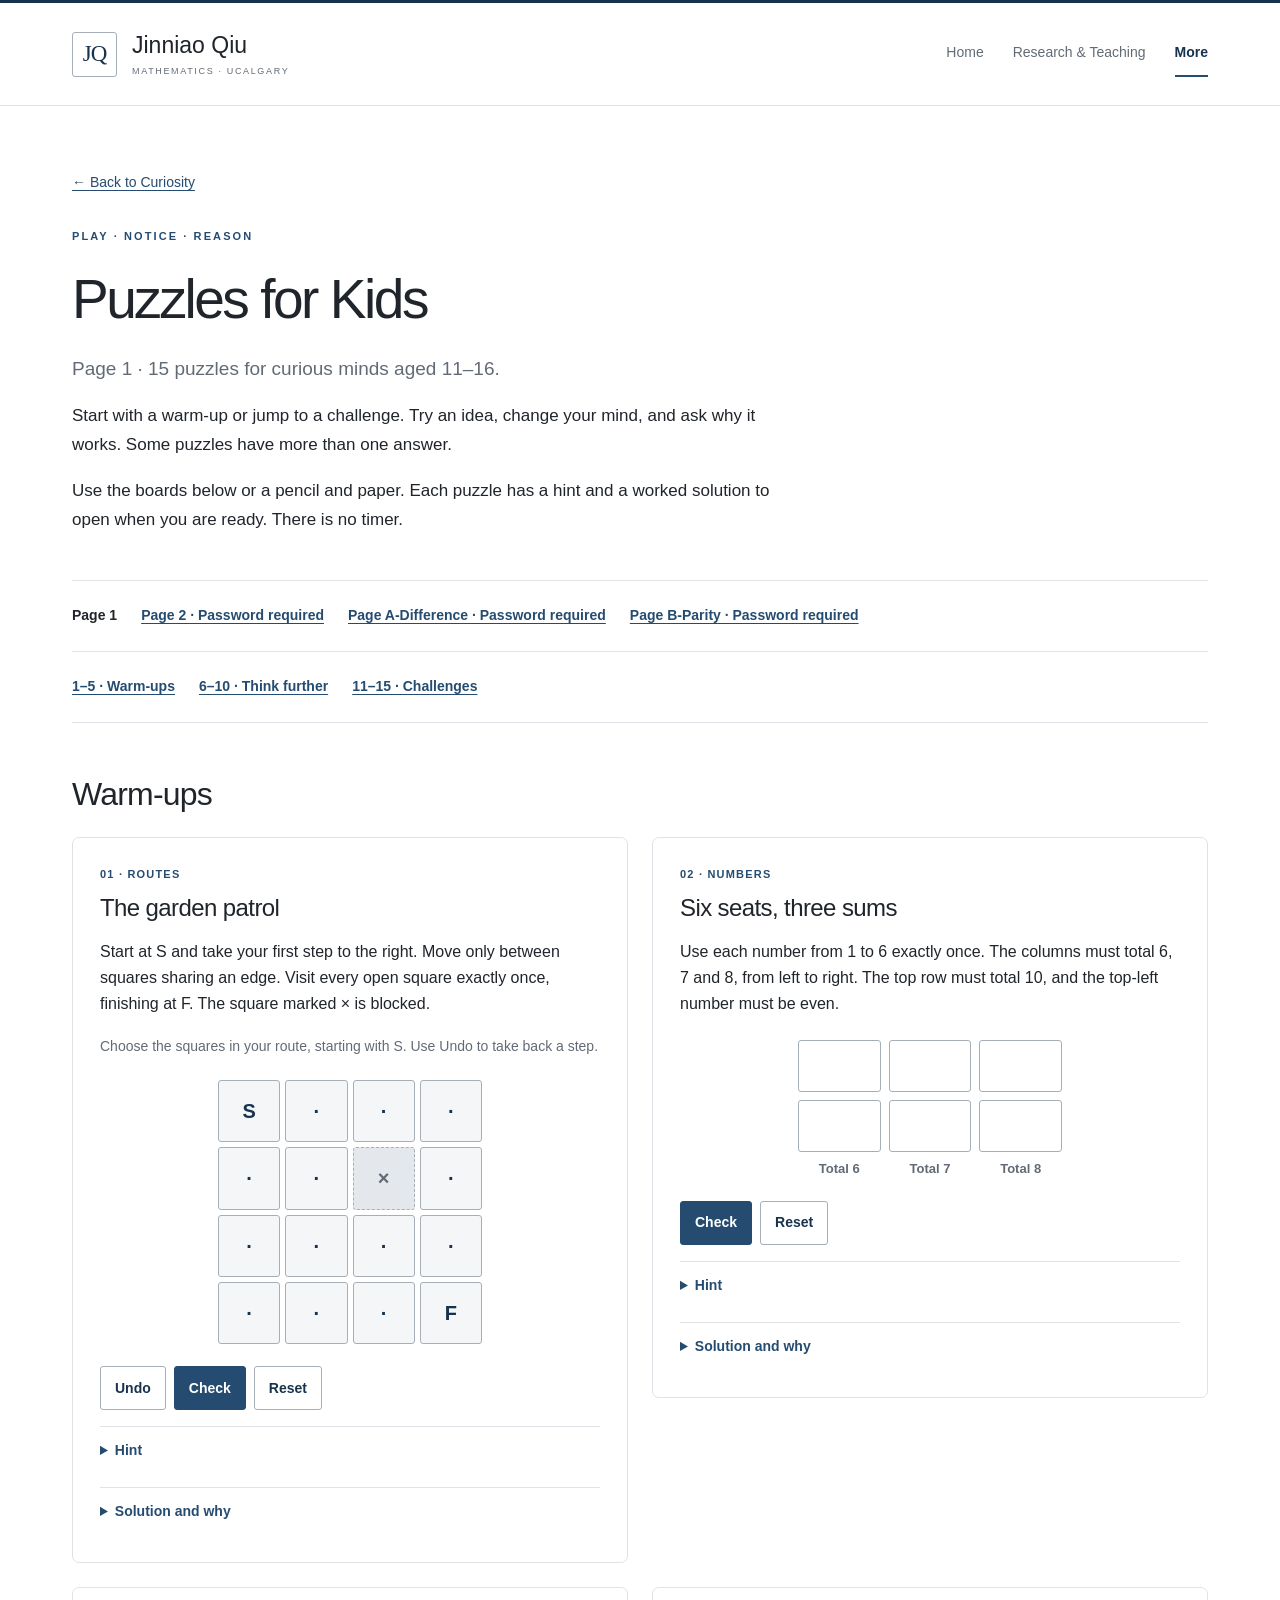
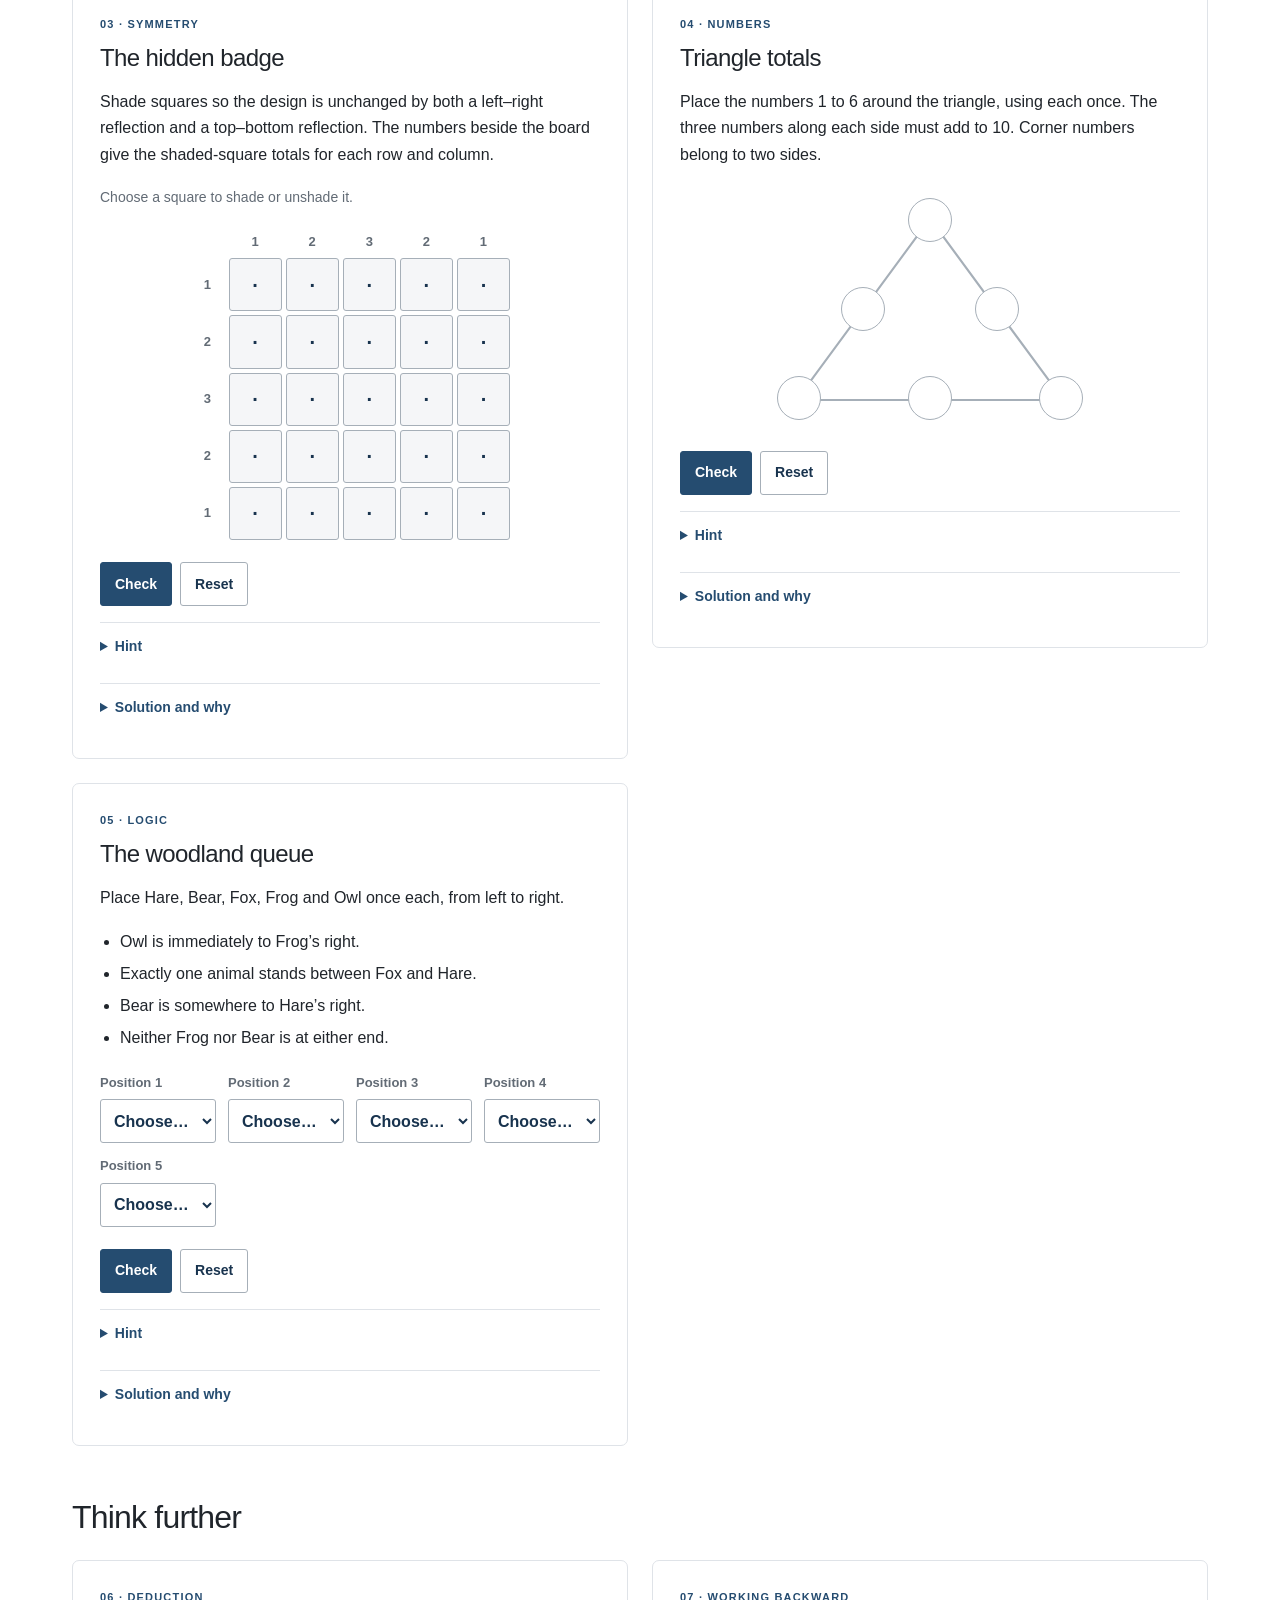
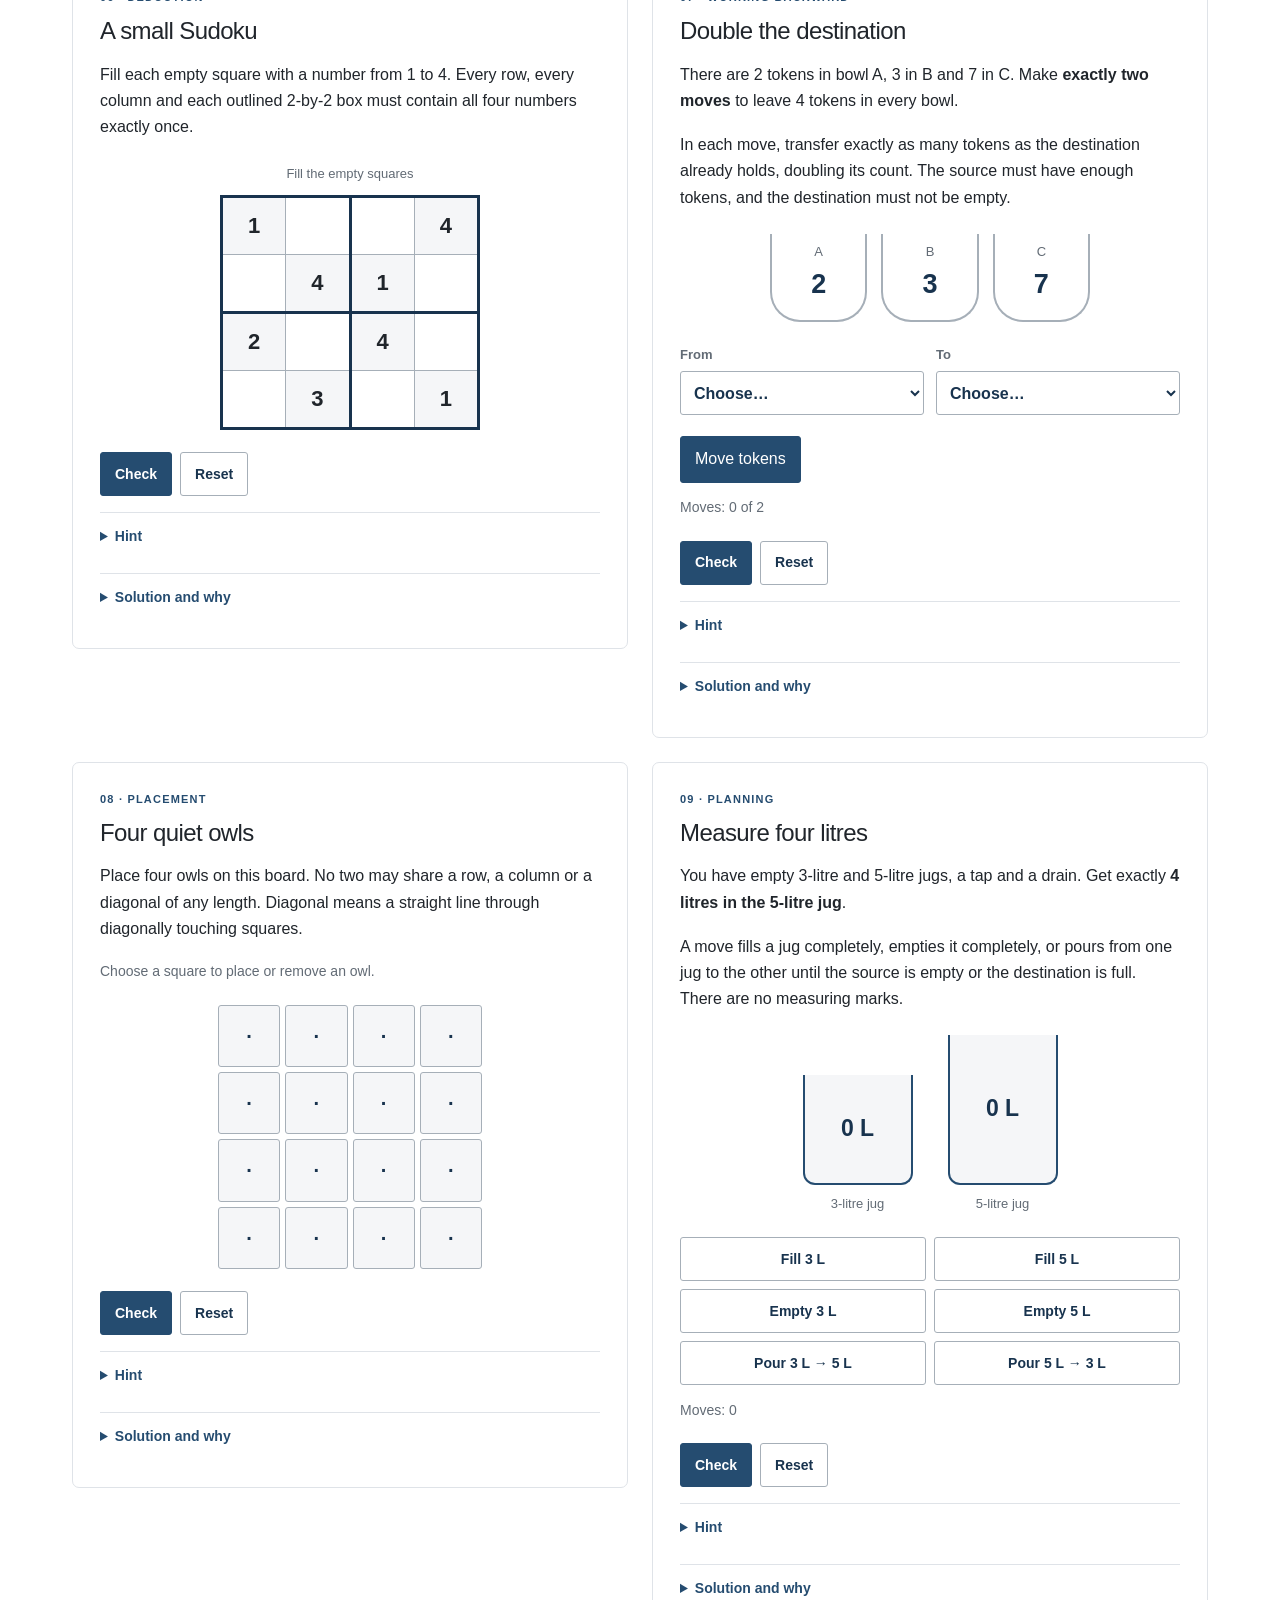
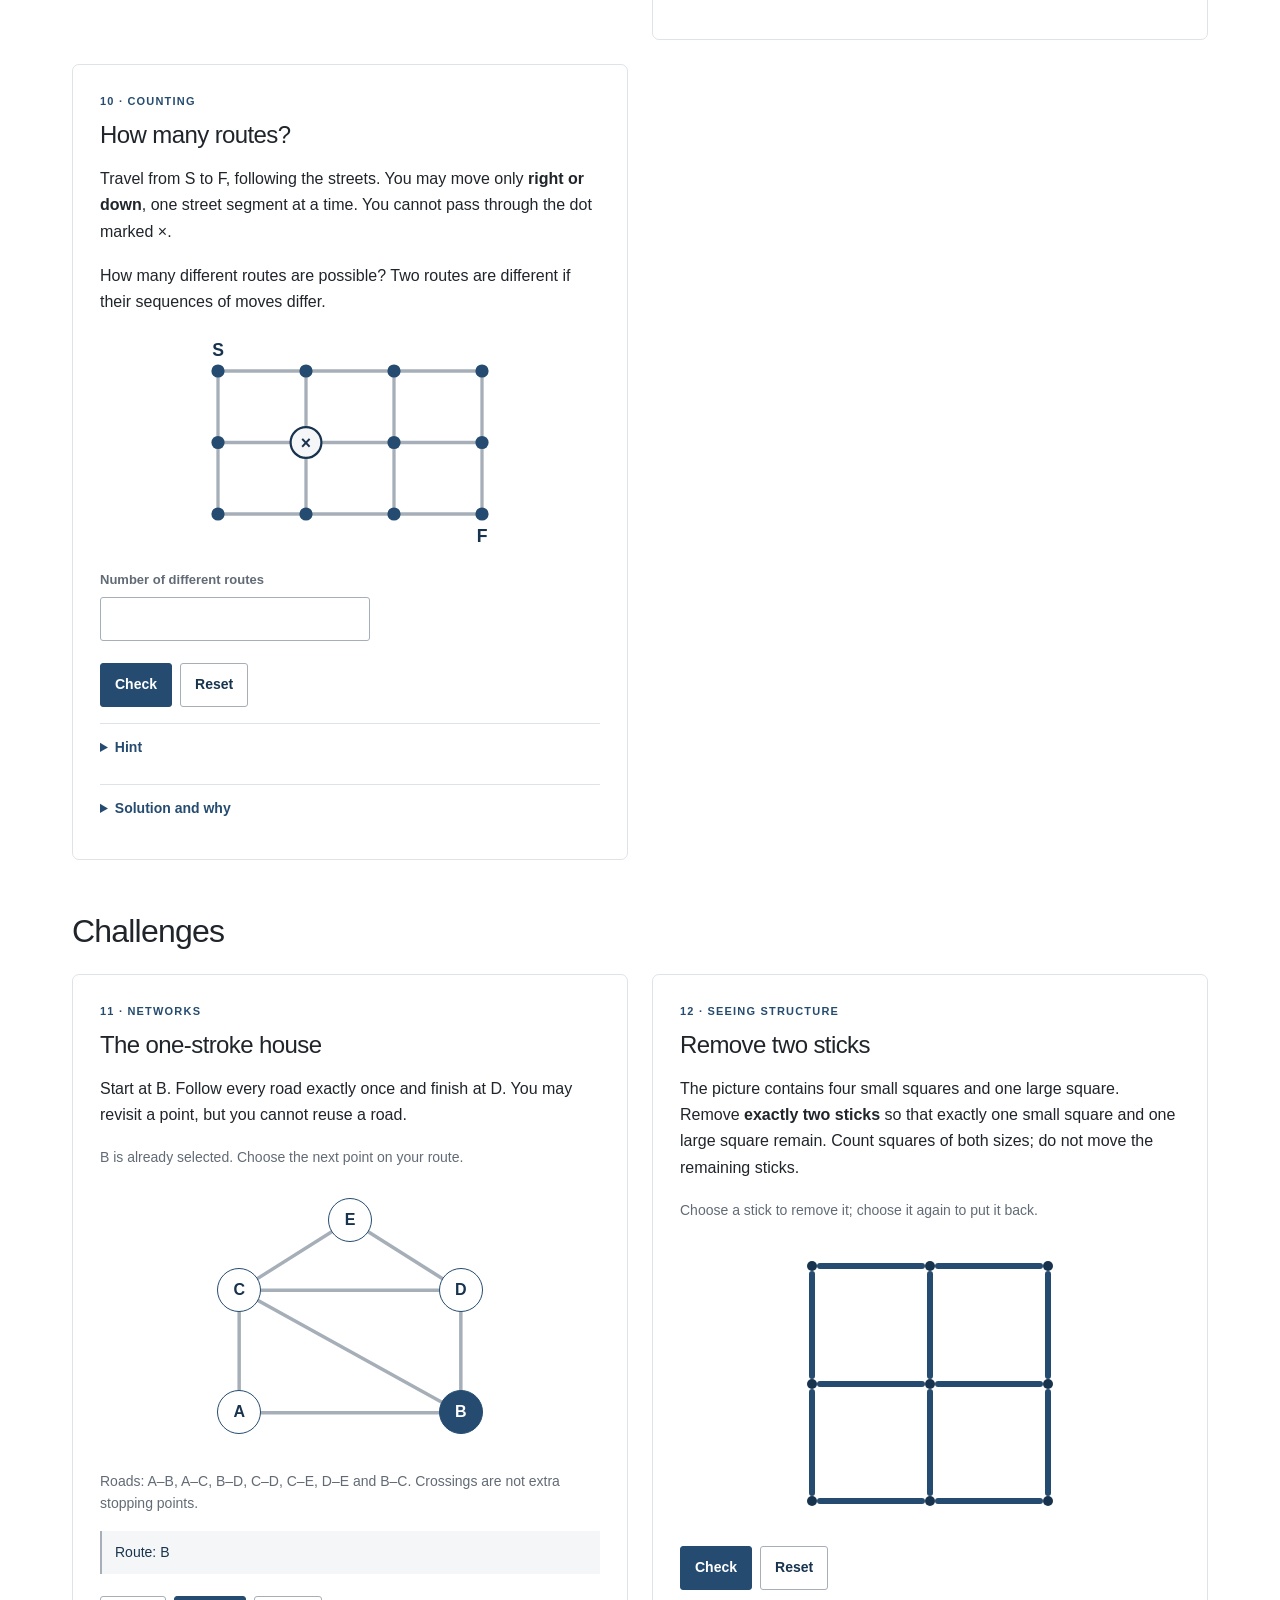
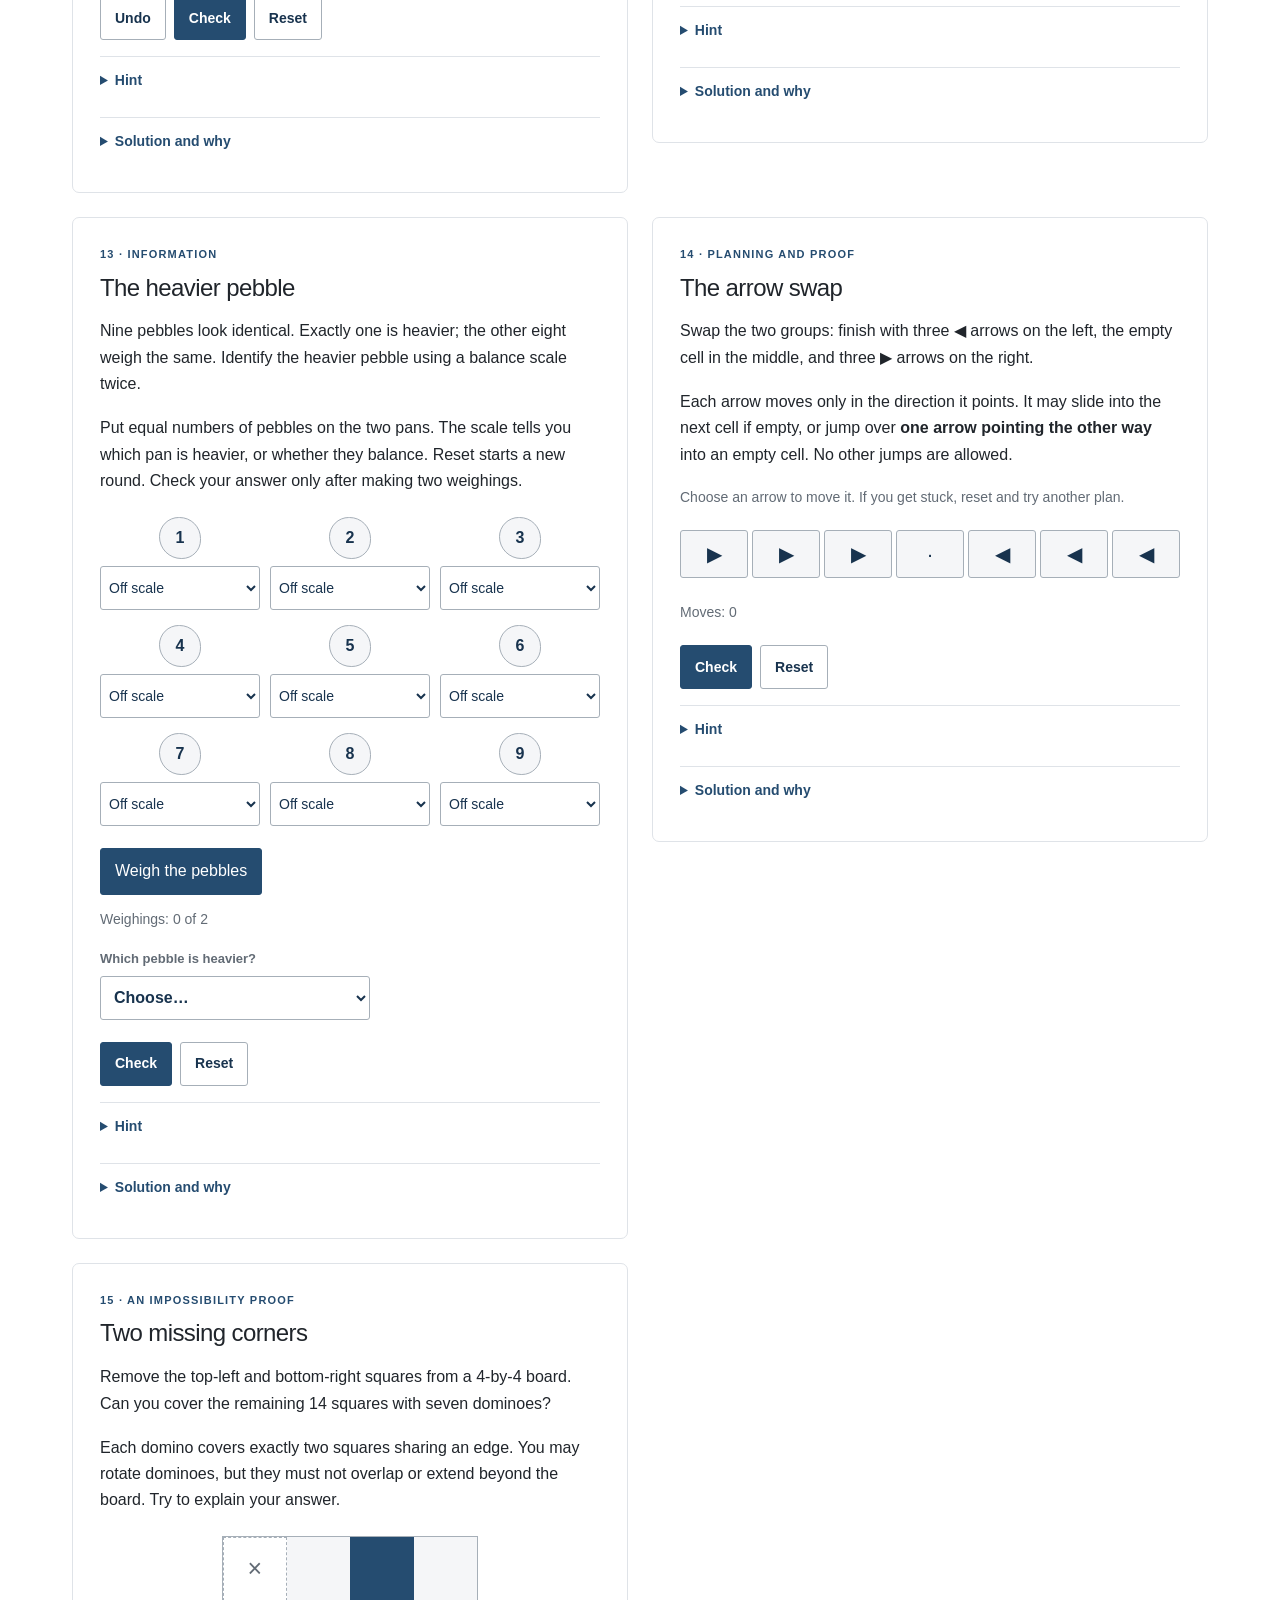
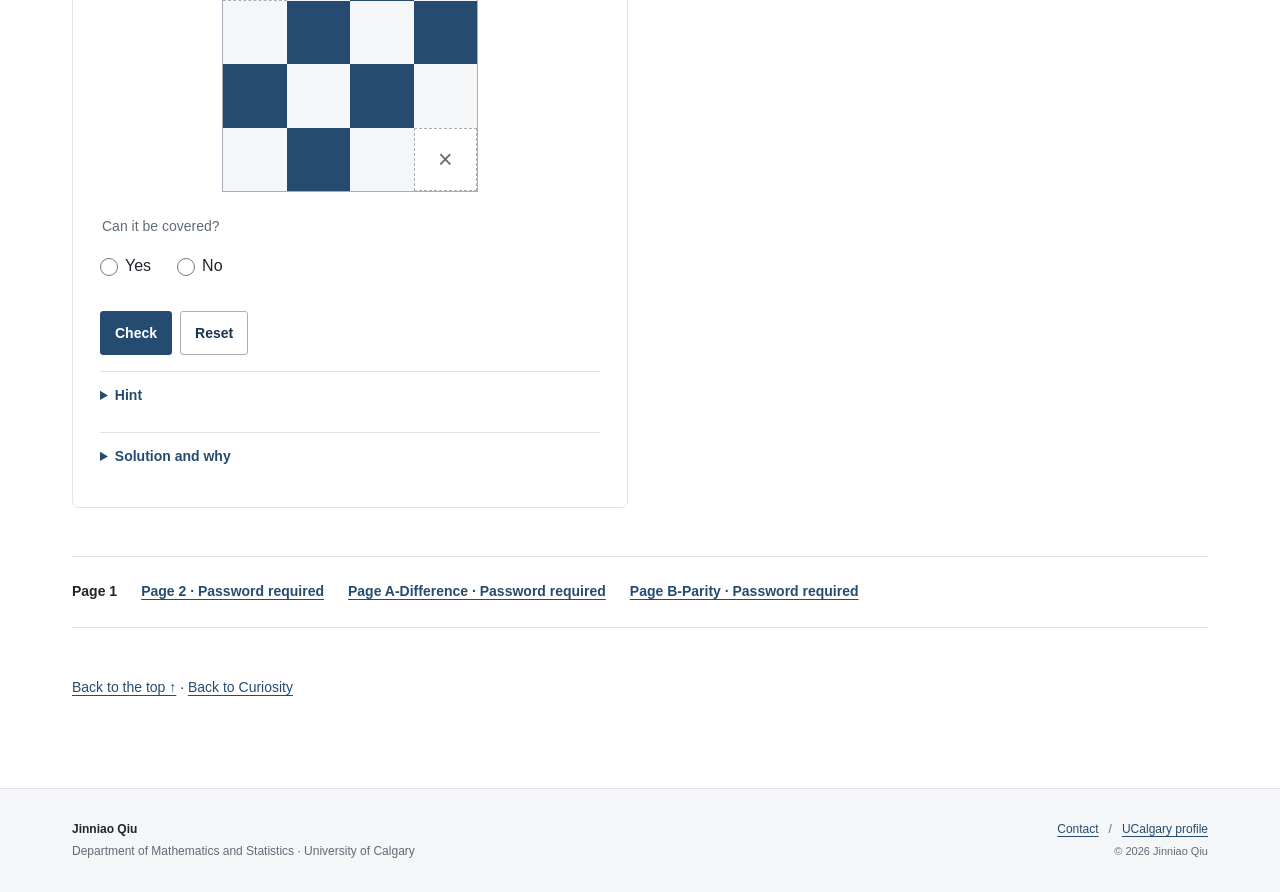
<file: puzzles.html>
<!DOCTYPE html>
<html lang="en-CA">
<head>
  <meta charset="utf-8">
  <meta name="viewport" content="width=device-width, initial-scale=1">
  <meta name="color-scheme" content="light">
  <meta name="author" content="Jinniao Qiu">
  <meta name="description" content="Page 1 of Puzzles for Kids: fifteen visual and logic puzzles for ages 11–16, with playable boards, hints and worked solutions.">
  <title>Puzzles for Kids · Page 1 · Jinniao Qiu</title>
  <link rel="icon" href="assets/favicon.svg" type="image/svg+xml">
  <link rel="stylesheet" href="assets/styles.css">

</head>
<body data-page="puzzles">
  <a class="skip-link" href="#main-content">Skip to main content</a>
  <!-- SHARED HEADER: keep navigation consistent across the HTML pages. -->
  <header class="site-header">
    <div class="nav-shell">
      <a class="wordmark" href="index.html" aria-label="Jinniao Qiu, home">
        <span class="monogram" aria-hidden="true">JQ</span>
        <span class="wordmark-text">Jinniao Qiu<small>MATHEMATICS · UCALGARY</small></span>
      </a>
      <button class="menu-toggle" type="button" aria-controls="site-nav" aria-expanded="false" hidden>Menu <span aria-hidden="true">+</span></button>
      <nav id="site-nav" class="site-nav" aria-label="Main navigation">
        <a href="index.html">Home</a>
        <a href="publications.html">Research &amp; Teaching</a>
        <a href="group.html" aria-current="location">More</a>
      </nav>
    </div>
  </header>
  <main id="main-content" class="page-shell content puzzles-page" tabindex="-1">
    <header class="page-heading puzzles-intro">
      <p class="puzzle-back"><a href="group.html#curiosity-heading">← Back to Curiosity</a></p>
      <p class="eyebrow">PLAY · NOTICE · REASON</p>
      <h1>Puzzles for Kids</h1>
      <p class="page-subtitle">Page 1 · 15 puzzles for curious minds aged 11–16.</p>
      <p>Start with a warm-up or jump to a challenge. Try an idea, change your mind, and ask why it works. Some puzzles have more than one answer.</p>
      <p>Use the boards below or a pencil and paper. Each puzzle has a hint and a worked solution to open when you are ready. There is no timer.</p>
      <noscript><p class="note">The play controls need JavaScript. All puzzle diagrams, instructions, hints and solutions are still available: use paper and open the solution to check your work.</p></noscript>
    </header>
    <nav class="puzzle-jump-links puzzle-pagination" aria-label="Puzzle pages">
      <span aria-current="page">Page 1</span>
      <a href="puzzles-2.html">Page 2 · Password required</a>
      <a href="puzzles-3.html">Page A-Difference · Password required</a>
      <a href="puzzles-4.html">Page B-Parity · Password required</a>
    </nav>
    <nav class="puzzle-jump-links" aria-label="Puzzle groups">
      <a href="#warm-ups">1–5 · Warm-ups</a>
      <a href="#think-further">6–10 · Think further</a>
      <a href="#challenges">11–15 · Challenges</a>
    </nav>
    <section class="puzzle-section" aria-labelledby="warm-ups">
      <h2 id="warm-ups">Warm-ups</h2>
      <div class="puzzle-grid">
        <article class="puzzle-card" id="garden-patrol" data-puzzle="trail" aria-labelledby="garden-patrol-heading">
          <p class="puzzle-meta">01 · Routes</p>
          <h3 id="garden-patrol-heading">The garden patrol</h3>
          <p>Start at S and take your first step to the right. Move only between squares sharing an edge. Visit every open square exactly once, finishing at F. The square marked × is blocked.</p><p class="puzzle-instruction">Choose the squares in your route, starting with S. Use Undo to take back a step.</p><div class="puzzle-board" style="--columns:4" role="group" aria-label="4 by 4 board">
<button type="button" class="puzzle-cell" data-cell="0" aria-label="Square, row 1, column 1: S" aria-pressed="false" disabled>S</button>
<button type="button" class="puzzle-cell" data-cell="1" aria-label="Square, row 1, column 2: ·" aria-pressed="false" disabled>·</button>
<button type="button" class="puzzle-cell" data-cell="2" aria-label="Square, row 1, column 3: ·" aria-pressed="false" disabled>·</button>
<button type="button" class="puzzle-cell" data-cell="3" aria-label="Square, row 1, column 4: ·" aria-pressed="false" disabled>·</button>
<button type="button" class="puzzle-cell" data-cell="4" aria-label="Square, row 2, column 1: ·" aria-pressed="false" disabled>·</button>
<button type="button" class="puzzle-cell" data-cell="5" aria-label="Square, row 2, column 2: ·" aria-pressed="false" disabled>·</button>
<button type="button" class="puzzle-cell is-blocked" data-cell="6" aria-label="Square, row 2, column 3: ×" aria-pressed="false" data-blocked="true" disabled>×</button>
<button type="button" class="puzzle-cell" data-cell="7" aria-label="Square, row 2, column 4: ·" aria-pressed="false" disabled>·</button>
<button type="button" class="puzzle-cell" data-cell="8" aria-label="Square, row 3, column 1: ·" aria-pressed="false" disabled>·</button>
<button type="button" class="puzzle-cell" data-cell="9" aria-label="Square, row 3, column 2: ·" aria-pressed="false" disabled>·</button>
<button type="button" class="puzzle-cell" data-cell="10" aria-label="Square, row 3, column 3: ·" aria-pressed="false" disabled>·</button>
<button type="button" class="puzzle-cell" data-cell="11" aria-label="Square, row 3, column 4: ·" aria-pressed="false" disabled>·</button>
<button type="button" class="puzzle-cell" data-cell="12" aria-label="Square, row 4, column 1: ·" aria-pressed="false" disabled>·</button>
<button type="button" class="puzzle-cell" data-cell="13" aria-label="Square, row 4, column 2: ·" aria-pressed="false" disabled>·</button>
<button type="button" class="puzzle-cell" data-cell="14" aria-label="Square, row 4, column 3: ·" aria-pressed="false" disabled>·</button>
<button type="button" class="puzzle-cell" data-cell="15" aria-label="Square, row 4, column 4: F" aria-pressed="false" disabled>F</button>
</div>
          <div class="puzzle-controls" hidden><button type="button" data-action="undo">Undo</button><button type="button" data-action="check">Check</button><button type="button" data-action="reset">Reset</button><p class="puzzle-status" role="status" aria-live="polite"></p></div>
          <details class="puzzle-help"><summary>Hint</summary><p>The top-right corner has only two neighbours. Your route must connect it to both.</p></details>
          <details class="puzzle-help puzzle-solution"><summary>Solution and why</summary><p>Follow the numbers in this grid, from 1 to 15:</p><pre class="puzzle-answer-grid" aria-label="Route order by row"> 1   2   3   4
10   9   ×   5
11   8   7   6
12  13  14  15</pre><p>The first step and the corners force the route across the top and down the right. You cannot finish early. The square just left of F must be saved for the last step, which forces the detour through the middle and left side.</p></details>
        </article>
        <article class="puzzle-card" id="six-seats" data-puzzle="seats" aria-labelledby="six-seats-heading">
          <p class="puzzle-meta">02 · Numbers</p>
          <h3 id="six-seats-heading">Six seats, three sums</h3>
          <p>Use each number from 1 to 6 exactly once. The columns must total 6, 7 and 8, from left to right. The top row must total 10, and the top-left number must be even.</p><div class="puzzle-seats" role="group" aria-label="Two rows of three number boxes"><input type="text" inputmode="numeric" pattern="[1-6]" maxlength="1" autocomplete="off" aria-label="Row 1, column 1, must be even" class="puzzle-number-input"><input type="text" inputmode="numeric" pattern="[1-6]" maxlength="1" autocomplete="off" aria-label="Row 1, column 2" class="puzzle-number-input"><input type="text" inputmode="numeric" pattern="[1-6]" maxlength="1" autocomplete="off" aria-label="Row 1, column 3" class="puzzle-number-input"><input type="text" inputmode="numeric" pattern="[1-6]" maxlength="1" autocomplete="off" aria-label="Row 2, column 1" class="puzzle-number-input"><input type="text" inputmode="numeric" pattern="[1-6]" maxlength="1" autocomplete="off" aria-label="Row 2, column 2" class="puzzle-number-input"><input type="text" inputmode="numeric" pattern="[1-6]" maxlength="1" autocomplete="off" aria-label="Row 2, column 3" class="puzzle-number-input"><span class="puzzle-clue">Total 6</span><span class="puzzle-clue">Total 7</span><span class="puzzle-clue">Total 8</span></div>
          <div class="puzzle-controls" hidden><button type="button" data-action="check">Check</button><button type="button" data-action="reset">Reset</button><p class="puzzle-status" role="status" aria-live="polite"></p></div>
          <details class="puzzle-help"><summary>Hint</summary><p>Which pair can make 6 with an even number on top? Then look at the numbers left for the other columns.</p></details>
          <details class="puzzle-help puzzle-solution"><summary>Solution and why</summary><pre class="puzzle-answer-grid" aria-label="Top row 4, 1, 5; bottom row 2, 6, 3">4  1  5
2  6  3</pre><p>The first column must contain 2 and 4. The last then needs 3 and 5, leaving 1 and 6 in the middle. Putting 2 at the top left would require the other two top numbers to total 8, which is impossible with these pairs. Putting 4 there forces 1 and 5 beside it.</p></details>
        </article>
        <article class="puzzle-card" id="hidden-badge" data-puzzle="badge" aria-labelledby="hidden-badge-heading">
          <p class="puzzle-meta">03 · Symmetry</p>
          <h3 id="hidden-badge-heading">The hidden badge</h3>
          <p>Shade squares so the design is unchanged by both a left–right reflection and a top–bottom reflection. The numbers beside the board give the shaded-square totals for each row and column.</p><p class="puzzle-instruction">Choose a square to shade or unshade it.</p><div class="puzzle-count-grid" role="group" aria-label="Five by five grid; row and column targets both 1, 2, 3, 2, 1"><span aria-hidden="true"></span><span class="puzzle-clue">1</span><span class="puzzle-clue">2</span><span class="puzzle-clue">3</span><span class="puzzle-clue">2</span><span class="puzzle-clue">1</span><span class="puzzle-clue">1</span><button type="button" class="puzzle-cell" data-cell="0" aria-label="Row 1, column 1, unshaded" aria-pressed="false" disabled>·</button><button type="button" class="puzzle-cell" data-cell="1" aria-label="Row 1, column 2, unshaded" aria-pressed="false" disabled>·</button><button type="button" class="puzzle-cell" data-cell="2" aria-label="Row 1, column 3, unshaded" aria-pressed="false" disabled>·</button><button type="button" class="puzzle-cell" data-cell="3" aria-label="Row 1, column 4, unshaded" aria-pressed="false" disabled>·</button><button type="button" class="puzzle-cell" data-cell="4" aria-label="Row 1, column 5, unshaded" aria-pressed="false" disabled>·</button><span class="puzzle-clue">2</span><button type="button" class="puzzle-cell" data-cell="5" aria-label="Row 2, column 1, unshaded" aria-pressed="false" disabled>·</button><button type="button" class="puzzle-cell" data-cell="6" aria-label="Row 2, column 2, unshaded" aria-pressed="false" disabled>·</button><button type="button" class="puzzle-cell" data-cell="7" aria-label="Row 2, column 3, unshaded" aria-pressed="false" disabled>·</button><button type="button" class="puzzle-cell" data-cell="8" aria-label="Row 2, column 4, unshaded" aria-pressed="false" disabled>·</button><button type="button" class="puzzle-cell" data-cell="9" aria-label="Row 2, column 5, unshaded" aria-pressed="false" disabled>·</button><span class="puzzle-clue">3</span><button type="button" class="puzzle-cell" data-cell="10" aria-label="Row 3, column 1, unshaded" aria-pressed="false" disabled>·</button><button type="button" class="puzzle-cell" data-cell="11" aria-label="Row 3, column 2, unshaded" aria-pressed="false" disabled>·</button><button type="button" class="puzzle-cell" data-cell="12" aria-label="Row 3, column 3, unshaded" aria-pressed="false" disabled>·</button><button type="button" class="puzzle-cell" data-cell="13" aria-label="Row 3, column 4, unshaded" aria-pressed="false" disabled>·</button><button type="button" class="puzzle-cell" data-cell="14" aria-label="Row 3, column 5, unshaded" aria-pressed="false" disabled>·</button><span class="puzzle-clue">2</span><button type="button" class="puzzle-cell" data-cell="15" aria-label="Row 4, column 1, unshaded" aria-pressed="false" disabled>·</button><button type="button" class="puzzle-cell" data-cell="16" aria-label="Row 4, column 2, unshaded" aria-pressed="false" disabled>·</button><button type="button" class="puzzle-cell" data-cell="17" aria-label="Row 4, column 3, unshaded" aria-pressed="false" disabled>·</button><button type="button" class="puzzle-cell" data-cell="18" aria-label="Row 4, column 4, unshaded" aria-pressed="false" disabled>·</button><button type="button" class="puzzle-cell" data-cell="19" aria-label="Row 4, column 5, unshaded" aria-pressed="false" disabled>·</button><span class="puzzle-clue">1</span><button type="button" class="puzzle-cell" data-cell="20" aria-label="Row 5, column 1, unshaded" aria-pressed="false" disabled>·</button><button type="button" class="puzzle-cell" data-cell="21" aria-label="Row 5, column 2, unshaded" aria-pressed="false" disabled>·</button><button type="button" class="puzzle-cell" data-cell="22" aria-label="Row 5, column 3, unshaded" aria-pressed="false" disabled>·</button><button type="button" class="puzzle-cell" data-cell="23" aria-label="Row 5, column 4, unshaded" aria-pressed="false" disabled>·</button><button type="button" class="puzzle-cell" data-cell="24" aria-label="Row 5, column 5, unshaded" aria-pressed="false" disabled>·</button></div>
          <div class="puzzle-controls" hidden><button type="button" data-action="check">Check</button><button type="button" data-action="reset">Reset</button><p class="puzzle-status" role="status" aria-live="polite"></p></div>
          <details class="puzzle-help"><summary>Hint</summary><p>A row with just one shaded square must put it in the centre. Apply the same idea to the columns.</p></details>
          <details class="puzzle-help puzzle-solution"><summary>Solution and why</summary><pre class="puzzle-answer-grid" aria-label="Shaded columns by row: 3; 2 and 4; 1, 3 and 5; 2 and 4; 3">· · ■ · ·
· ■ · ■ ·
■ · ■ · ■
· ■ · ■ ·
· · ■ · ·</pre><p>The outside rows and columns force the four tips. The middle row needs its centre shaded too. The centre column is now full, so rows 2 and 4 must use columns 2 and 4. Both reflections and all ten totals then agree.</p></details>
        </article>
        <article class="puzzle-card" id="triangle-totals" data-puzzle="triangle" aria-labelledby="triangle-totals-heading">
          <p class="puzzle-meta">04 · Numbers</p>
          <h3 id="triangle-totals-heading">Triangle totals</h3>
          <p>Place the numbers 1 to 6 around the triangle, using each once. The three numbers along each side must add to 10. Corner numbers belong to two sides.</p><div class="puzzle-triangle" role="group" aria-label="Six positions around a triangle"><svg viewBox="0 0 300 220" aria-hidden="true" focusable="false"><path d="M150 25 L25 195 L275 195 Z"/></svg><label class="triangle-slot" style="--x:50%;--y:12%"><span class="visually-hidden">Top</span><input type="text" inputmode="numeric" pattern="[1-6]" maxlength="1" autocomplete="off" aria-label="Top" class="puzzle-number-input"></label><label class="triangle-slot" style="--x:29%;--y:50%"><span class="visually-hidden">Left midpoint</span><input type="text" inputmode="numeric" pattern="[1-6]" maxlength="1" autocomplete="off" aria-label="Left midpoint" class="puzzle-number-input"></label><label class="triangle-slot" style="--x:71%;--y:50%"><span class="visually-hidden">Right midpoint</span><input type="text" inputmode="numeric" pattern="[1-6]" maxlength="1" autocomplete="off" aria-label="Right midpoint" class="puzzle-number-input"></label><label class="triangle-slot" style="--x:9%;--y:88%"><span class="visually-hidden">Bottom left</span><input type="text" inputmode="numeric" pattern="[1-6]" maxlength="1" autocomplete="off" aria-label="Bottom left" class="puzzle-number-input"></label><label class="triangle-slot" style="--x:50%;--y:88%"><span class="visually-hidden">Bottom middle</span><input type="text" inputmode="numeric" pattern="[1-6]" maxlength="1" autocomplete="off" aria-label="Bottom middle" class="puzzle-number-input"></label><label class="triangle-slot" style="--x:91%;--y:88%"><span class="visually-hidden">Bottom right</span><input type="text" inputmode="numeric" pattern="[1-6]" maxlength="1" autocomplete="off" aria-label="Bottom right" class="puzzle-number-input"></label></div>
          <div class="puzzle-controls" hidden><button type="button" data-action="check">Check</button><button type="button" data-action="reset">Reset</button><p class="puzzle-status" role="status" aria-live="polite"></p></div>
          <details class="puzzle-help"><summary>Hint</summary><p>Adding the three side totals counts each corner twice and each midpoint once. What must the three corners add to?</p></details>
          <details class="puzzle-help puzzle-solution"><summary>Solution and why</summary><p>Put <strong>1 at the top, 3 at the bottom left and 5 at the bottom right</strong>. The left midpoint is 6, the right midpoint is 4, and the bottom midpoint is 2.</p><p>The side totals are 1 + 6 + 3, 1 + 4 + 5, and 3 + 2 + 5: all 10. The numbers 1 to 6 total 21, while the three sides total 30, so the corners must total 9. Rotations and reflections work too.</p></details>
        </article>
        <article class="puzzle-card" id="woodland-queue" data-puzzle="queue" aria-labelledby="woodland-queue-heading">
          <p class="puzzle-meta">05 · Logic</p>
          <h3 id="woodland-queue-heading">The woodland queue</h3>
          <p>Place Hare, Bear, Fox, Frog and Owl once each, from left to right.</p><ul class="puzzle-rules"><li>Owl is immediately to Frog’s right.</li><li>Exactly one animal stands between Fox and Hare.</li><li>Bear is somewhere to Hare’s right.</li><li>Neither Frog nor Bear is at either end.</li></ul><div class="puzzle-fields"><label>Position 1<select data-position="0"><option value="">Choose…</option><option>Hare</option><option>Bear</option><option>Fox</option><option>Frog</option><option>Owl</option></select></label><label>Position 2<select data-position="1"><option value="">Choose…</option><option>Hare</option><option>Bear</option><option>Fox</option><option>Frog</option><option>Owl</option></select></label><label>Position 3<select data-position="2"><option value="">Choose…</option><option>Hare</option><option>Bear</option><option>Fox</option><option>Frog</option><option>Owl</option></select></label><label>Position 4<select data-position="3"><option value="">Choose…</option><option>Hare</option><option>Bear</option><option>Fox</option><option>Frog</option><option>Owl</option></select></label><label>Position 5<select data-position="4"><option value="">Choose…</option><option>Hare</option><option>Bear</option><option>Fox</option><option>Frog</option><option>Owl</option></select></label></div>
          <div class="puzzle-controls" hidden><button type="button" data-action="check">Check</button><button type="button" data-action="reset">Reset</button><p class="puzzle-status" role="status" aria-live="polite"></p></div>
          <details class="puzzle-help"><summary>Hint</summary><p>Treat Frog and Owl as a two-animal block. Try each possible place for the block.</p></details>
          <details class="puzzle-help puzzle-solution"><summary>Solution and why</summary><p><strong>Hare → Bear → Fox → Frog → Owl.</strong></p><p>If Frog were second or third, the other clues would force Hare and Fox to the two ends, breaking their spacing rule. So Frog is fourth and Owl fifth. Bear must be second, between Hare and Fox, and Bear’s clue puts Hare first.</p></details>
        </article>
      </div>
    </section>
    <section class="puzzle-section" aria-labelledby="think-further">
      <h2 id="think-further">Think further</h2>
      <div class="puzzle-grid">
        <article class="puzzle-card" id="mini-sudoku" data-puzzle="sudoku" aria-labelledby="mini-sudoku-heading">
          <p class="puzzle-meta">06 · Deduction</p>
          <h3 id="mini-sudoku-heading">A small Sudoku</h3>
          <p>Fill each empty square with a number from 1 to 4. Every row, every column and each outlined 2-by-2 box must contain all four numbers exactly once.</p><table class="puzzle-sudoku"><caption>Fill the empty squares</caption><tbody><tr><td><span data-given="1" aria-label="Row 1, column 1, given 1">1</span></td><td><input type="text" inputmode="numeric" pattern="[1-4]" maxlength="1" autocomplete="off" aria-label="Row 1, column 2" class="puzzle-number-input"></td><td><input type="text" inputmode="numeric" pattern="[1-4]" maxlength="1" autocomplete="off" aria-label="Row 1, column 3" class="puzzle-number-input"></td><td><span data-given="4" aria-label="Row 1, column 4, given 4">4</span></td></tr><tr><td><input type="text" inputmode="numeric" pattern="[1-4]" maxlength="1" autocomplete="off" aria-label="Row 2, column 1" class="puzzle-number-input"></td><td><span data-given="4" aria-label="Row 2, column 2, given 4">4</span></td><td><span data-given="1" aria-label="Row 2, column 3, given 1">1</span></td><td><input type="text" inputmode="numeric" pattern="[1-4]" maxlength="1" autocomplete="off" aria-label="Row 2, column 4" class="puzzle-number-input"></td></tr><tr><td><span data-given="2" aria-label="Row 3, column 1, given 2">2</span></td><td><input type="text" inputmode="numeric" pattern="[1-4]" maxlength="1" autocomplete="off" aria-label="Row 3, column 2" class="puzzle-number-input"></td><td><span data-given="4" aria-label="Row 3, column 3, given 4">4</span></td><td><input type="text" inputmode="numeric" pattern="[1-4]" maxlength="1" autocomplete="off" aria-label="Row 3, column 4" class="puzzle-number-input"></td></tr><tr><td><input type="text" inputmode="numeric" pattern="[1-4]" maxlength="1" autocomplete="off" aria-label="Row 4, column 1" class="puzzle-number-input"></td><td><span data-given="3" aria-label="Row 4, column 2, given 3">3</span></td><td><input type="text" inputmode="numeric" pattern="[1-4]" maxlength="1" autocomplete="off" aria-label="Row 4, column 3" class="puzzle-number-input"></td><td><span data-given="1" aria-label="Row 4, column 4, given 1">1</span></td></tr></tbody></table>
          <div class="puzzle-controls" hidden><button type="button" data-action="check">Check</button><button type="button" data-action="reset">Reset</button><p class="puzzle-status" role="status" aria-live="polite"></p></div>
          <details class="puzzle-help"><summary>Hint</summary><p>Look at the bottom-left box. Which numbers are missing, and which can go in its top-right square?</p></details>
          <details class="puzzle-help puzzle-solution"><summary>Solution and why</summary><pre class="puzzle-answer-grid" aria-label="Rows: 1 2 3 4; 3 4 1 2; 2 1 4 3; 4 3 2 1">1  2 │ 3  4
3  4 │ 1  2
─────┼─────
2  1 │ 4  3
4  3 │ 2  1</pre><p>The bottom-left box is missing 1 and 4. Row 3 already has 4, so its second square is 1; the bottom-left square is 4. The remaining entries follow from the row, column and box rules. This puzzle has one solution.</p></details>
        </article>
        <article class="puzzle-card" id="three-bowls" data-puzzle="bowls" aria-labelledby="three-bowls-heading">
          <p class="puzzle-meta">07 · Working backward</p>
          <h3 id="three-bowls-heading">Double the destination</h3>
          <p>There are 2 tokens in bowl A, 3 in B and 7 in C. Make <strong>exactly two moves</strong> to leave 4 tokens in every bowl.</p><p>In each move, transfer exactly as many tokens as the destination already holds, doubling its count. The source must have enough tokens, and the destination must not be empty.</p><div class="puzzle-bowls" role="group" aria-label="Token counts"><p>A <strong data-bowl="0">2</strong></p><p>B <strong data-bowl="1">3</strong></p><p>C <strong data-bowl="2">7</strong></p></div><div class="puzzle-fields"><label>From<select data-bowl-from><option value="">Choose…</option><option value="0">A</option><option value="1">B</option><option value="2">C</option></select></label><label>To<select data-bowl-to><option value="">Choose…</option><option value="0">A</option><option value="1">B</option><option value="2">C</option></select></label></div><button class="puzzle-move" type="button" data-action="transfer" disabled>Move tokens</button><p class="puzzle-instruction" data-moves>Moves: 0 of 2</p>
          <div class="puzzle-controls" hidden><button type="button" data-action="check">Check</button><button type="button" data-action="reset">Reset</button><p class="puzzle-status" role="status" aria-live="polite"></p></div>
          <details class="puzzle-help"><summary>Hint</summary><p>Just before the last move, the destination must hold 2 tokens, the source 6, and the untouched bowl 4.</p></details>
          <details class="puzzle-help puzzle-solution"><summary>Solution and why</summary><p><strong>First move 3 tokens from C to B</strong>, giving A: 2, B: 6, C: 4. <strong>Then move 2 from B to A</strong>, giving 4 in every bowl.</p><p>Working backward from the target tells you to look for counts 2, 6 and 4 after one move. Only the first move above produces those counts from the starting position.</p></details>
        </article>
        <article class="puzzle-card" id="quiet-owls" data-puzzle="queens" aria-labelledby="quiet-owls-heading">
          <p class="puzzle-meta">08 · Placement</p>
          <h3 id="quiet-owls-heading">Four quiet owls</h3>
          <p>Place four owls on this board. No two may share a row, a column or a diagonal of any length. Diagonal means a straight line through diagonally touching squares.</p><p class="puzzle-instruction">Choose a square to place or remove an owl.</p><div class="puzzle-board" style="--columns:4" role="group" aria-label="4 by 4 board">
<button type="button" class="puzzle-cell" data-cell="0" aria-label="Owl square, row 1, column 1: ·" aria-pressed="false" disabled>·</button>
<button type="button" class="puzzle-cell" data-cell="1" aria-label="Owl square, row 1, column 2: ·" aria-pressed="false" disabled>·</button>
<button type="button" class="puzzle-cell" data-cell="2" aria-label="Owl square, row 1, column 3: ·" aria-pressed="false" disabled>·</button>
<button type="button" class="puzzle-cell" data-cell="3" aria-label="Owl square, row 1, column 4: ·" aria-pressed="false" disabled>·</button>
<button type="button" class="puzzle-cell" data-cell="4" aria-label="Owl square, row 2, column 1: ·" aria-pressed="false" disabled>·</button>
<button type="button" class="puzzle-cell" data-cell="5" aria-label="Owl square, row 2, column 2: ·" aria-pressed="false" disabled>·</button>
<button type="button" class="puzzle-cell" data-cell="6" aria-label="Owl square, row 2, column 3: ·" aria-pressed="false" disabled>·</button>
<button type="button" class="puzzle-cell" data-cell="7" aria-label="Owl square, row 2, column 4: ·" aria-pressed="false" disabled>·</button>
<button type="button" class="puzzle-cell" data-cell="8" aria-label="Owl square, row 3, column 1: ·" aria-pressed="false" disabled>·</button>
<button type="button" class="puzzle-cell" data-cell="9" aria-label="Owl square, row 3, column 2: ·" aria-pressed="false" disabled>·</button>
<button type="button" class="puzzle-cell" data-cell="10" aria-label="Owl square, row 3, column 3: ·" aria-pressed="false" disabled>·</button>
<button type="button" class="puzzle-cell" data-cell="11" aria-label="Owl square, row 3, column 4: ·" aria-pressed="false" disabled>·</button>
<button type="button" class="puzzle-cell" data-cell="12" aria-label="Owl square, row 4, column 1: ·" aria-pressed="false" disabled>·</button>
<button type="button" class="puzzle-cell" data-cell="13" aria-label="Owl square, row 4, column 2: ·" aria-pressed="false" disabled>·</button>
<button type="button" class="puzzle-cell" data-cell="14" aria-label="Owl square, row 4, column 3: ·" aria-pressed="false" disabled>·</button>
<button type="button" class="puzzle-cell" data-cell="15" aria-label="Owl square, row 4, column 4: ·" aria-pressed="false" disabled>·</button>
</div>
          <div class="puzzle-controls" hidden><button type="button" data-action="check">Check</button><button type="button" data-action="reset">Reset</button><p class="puzzle-status" role="status" aria-live="polite"></p></div>
          <details class="puzzle-help"><summary>Hint</summary><p>Try putting the first owl in row 1, column 2. Which squares are still available in the next row?</p></details>
          <details class="puzzle-help puzzle-solution"><summary>Solution and why</summary><p>Use columns <strong>2, 4, 1, 3</strong> in rows 1, 2, 3, 4 respectively. No pair shares a row, column or diagonal.</p><p><strong>Further challenge:</strong> find every solution. The only other one is its mirror image: columns 3, 1, 4, 2. Trying each possible first-row column, and ruling out attacked squares, exhausts the possibilities.</p></details>
        </article>
        <article class="puzzle-card" id="water-jugs" data-puzzle="jugs" aria-labelledby="water-jugs-heading">
          <p class="puzzle-meta">09 · Planning</p>
          <h3 id="water-jugs-heading">Measure four litres</h3>
          <p>You have empty 3-litre and 5-litre jugs, a tap and a drain. Get exactly <strong>4 litres in the 5-litre jug</strong>.</p><p>A move fills a jug completely, empties it completely, or pours from one jug to the other until the source is empty or the destination is full. There are no measuring marks.</p><div class="puzzle-jugs"><div><div class="puzzle-jug" style="--capacity:3"><div class="jug-water" data-water="0" style="height:0%"></div><span data-jug="0">0 L</span></div><p>3-litre jug</p></div><div><div class="puzzle-jug" style="--capacity:5"><div class="jug-water" data-water="1" style="height:0%"></div><span data-jug="1">0 L</span></div><p>5-litre jug</p></div></div><div class="puzzle-jug-actions"><button type="button" data-action="fill-small" disabled>Fill 3 L</button><button type="button" data-action="fill-large" disabled>Fill 5 L</button><button type="button" data-action="empty-small" disabled>Empty 3 L</button><button type="button" data-action="empty-large" disabled>Empty 5 L</button><button type="button" data-action="pour-small" disabled>Pour 3 L → 5 L</button><button type="button" data-action="pour-large" disabled>Pour 5 L → 3 L</button></div><p class="puzzle-instruction" data-moves>Moves: 0</p>
          <div class="puzzle-controls" hidden><button type="button" data-action="check">Check</button><button type="button" data-action="reset">Reset</button><p class="puzzle-status" role="status" aria-live="polite"></p></div>
          <details class="puzzle-help"><summary>Hint</summary><p>Fill the big jug and pour into the small one. Can you make use of the 2 litres left over?</p></details>
          <details class="puzzle-help puzzle-solution"><summary>Solution and why</summary><ol class="puzzle-rules"><li>Fill the 5-litre jug.</li><li>Pour into the 3-litre jug; 2 litres remain in the big jug.</li><li>Empty the small jug.</li><li>Pour the 2 litres into the small jug.</li><li>Fill the big jug again.</li><li>Top up the small jug with 1 litre, leaving 4 litres in the big jug.</li></ol><p>That takes six moves. <strong>Further challenge:</strong> can you prove that five moves cannot be enough? List the reachable pairs of amounts, one move at a time, discarding pairs you have seen before; 4 litres first appears at move six.</p></details>
        </article>
        <article class="puzzle-card" id="street-routes" data-puzzle="routes" aria-labelledby="street-routes-heading">
          <p class="puzzle-meta">10 · Counting</p>
          <h3 id="street-routes-heading">How many routes?</h3>
          <p>Travel from S to F, following the streets. You may move only <strong>right or down</strong>, one street segment at a time. You cannot pass through the dot marked ×.</p><p>How many different routes are possible? Two routes are different if their sequences of moves differ.</p><svg class="puzzle-route-map" viewBox="0 0 300 190" role="img" aria-labelledby="routes-title routes-desc"><title id="routes-title">A three-row, four-column street grid</title><desc id="routes-desc">Start at the top-left dot and finish at the bottom-right dot. The dot in row 2, column 2 is closed. Travel only right or down along the drawn streets.</desc><path d="M30 30 H270"/><path d="M30 95 H270"/><path d="M30 160 H270"/><path d="M30 30 V160"/><path d="M110 30 V160"/><path d="M190 30 V160"/><path d="M270 30 V160"/><circle cx="30" cy="30" r="6"/><circle cx="110" cy="30" r="6"/><circle cx="190" cy="30" r="6"/><circle cx="270" cy="30" r="6"/><circle cx="30" cy="95" r="6"/><circle cx="110" cy="95" r="6"/><circle cx="190" cy="95" r="6"/><circle cx="270" cy="95" r="6"/><circle cx="30" cy="160" r="6"/><circle cx="110" cy="160" r="6"/><circle cx="190" cy="160" r="6"/><circle cx="270" cy="160" r="6"/><circle class="map-blocked" cx="110" cy="95" r="14"/><text x="110" y="101" text-anchor="middle">×</text><text x="30" y="16" text-anchor="middle">S</text><text x="270" y="185" text-anchor="middle">F</text></svg><label class="puzzle-answer-field">Number of different routes<input type="text" inputmode="numeric" maxlength="3" autocomplete="off" data-answer></label>
          <div class="puzzle-controls" hidden><button type="button" data-action="check">Check</button><button type="button" data-action="reset">Reset</button><p class="puzzle-status" role="status" aria-live="polite"></p></div>
          <details class="puzzle-help"><summary>Hint</summary><p>Write each route as a word made of R and D. Every complete route has three R’s and two D’s.</p></details>
          <details class="puzzle-help puzzle-solution"><summary>Solution and why</summary><p>There are <strong>4 routes</strong>: DDRRR, RRDDR, RRDRD and RRRDD.</p><p>Without the closed dot, choosing the two down-steps among five moves gives 10 routes. There are 2 ways to reach the closed dot and 3 ways to continue from it, so 6 routes use it. Removing those leaves 4.</p></details>
        </article>
      </div>
    </section>
    <section class="puzzle-section" aria-labelledby="challenges">
      <h2 id="challenges">Challenges</h2>
      <div class="puzzle-grid">
        <article class="puzzle-card" id="one-stroke-house" data-puzzle="house" aria-labelledby="one-stroke-house-heading">
          <p class="puzzle-meta">11 · Networks</p>
          <h3 id="one-stroke-house-heading">The one-stroke house</h3>
          <p>Start at B. Follow every road exactly once and finish at D. You may revisit a point, but you cannot reuse a road.</p><p class="puzzle-instruction">B is already selected. Choose the next point on your route.</p><div class="puzzle-house" role="group" aria-label="Seven roads connecting five labelled points"><svg viewBox="0 0 240 220" aria-hidden="true" focusable="false"><path data-road="AB" d="M25 190 L215 190"/><path data-road="AC" d="M25 190 L25 85"/><path data-road="BD" d="M215 190 L215 85"/><path data-road="CD" d="M25 85 L215 85"/><path data-road="CE" d="M25 85 L120 25"/><path data-road="DE" d="M215 85 L120 25"/><path data-road="BC" d="M215 190 L25 85"/></svg><button type="button" data-node="A" style="--x:10.417%;--y:86.364%" aria-label="Point A" disabled>A</button><button type="button" data-node="B" style="--x:89.583%;--y:86.364%" aria-label="Point B" disabled>B</button><button type="button" data-node="C" style="--x:10.417%;--y:38.636%" aria-label="Point C" disabled>C</button><button type="button" data-node="D" style="--x:89.583%;--y:38.636%" aria-label="Point D" disabled>D</button><button type="button" data-node="E" style="--x:50.000%;--y:11.364%" aria-label="Point E" disabled>E</button></div><p class="puzzle-instruction">Roads: A–B, A–C, B–D, C–D, C–E, D–E and B–C. Crossings are not extra stopping points.</p><p class="puzzle-route-readout" data-route>Route: B</p>
          <div class="puzzle-controls" hidden><button type="button" data-action="undo">Undo</button><button type="button" data-action="check">Check</button><button type="button" data-action="reset">Reset</button><p class="puzzle-status" role="status" aria-live="polite"></p></div>
          <details class="puzzle-help"><summary>Hint</summary><p>Count the roads meeting at each point. Why do the two points with odd counts matter?</p></details>
          <details class="puzzle-help puzzle-solution"><summary>Solution and why</summary><p>One route is <strong>B → A → C → E → D → C → B → D</strong>.</p><p>Each intermediate visit to a point uses an arrival and a departure. Only the start and finish can have an unpaired road. Here B and D each have three roads, while A and E have two and C has four. This explains the required endpoints.</p></details>
        </article>
        <article class="puzzle-card" id="two-sticks" data-puzzle="sticks" aria-labelledby="two-sticks-heading">
          <p class="puzzle-meta">12 · Seeing structure</p>
          <h3 id="two-sticks-heading">Remove two sticks</h3>
          <p>The picture contains four small squares and one large square. Remove <strong>exactly two sticks</strong> so that exactly one small square and one large square remain. Count squares of both sizes; do not move the remaining sticks.</p><p class="puzzle-instruction">Choose a stick to remove it; choose it again to put it back.</p><div class="puzzle-sticks" role="group" aria-label="Square puzzle with removable sticks"><span class="stick-dot" style="--x:8%;--y:8%" aria-hidden="true"></span><span class="stick-dot" style="--x:50%;--y:8%" aria-hidden="true"></span><span class="stick-dot" style="--x:92%;--y:8%" aria-hidden="true"></span><span class="stick-dot" style="--x:8%;--y:50%" aria-hidden="true"></span><span class="stick-dot" style="--x:50%;--y:50%" aria-hidden="true"></span><span class="stick-dot" style="--x:92%;--y:50%" aria-hidden="true"></span><span class="stick-dot" style="--x:8%;--y:92%" aria-hidden="true"></span><span class="stick-dot" style="--x:50%;--y:92%" aria-hidden="true"></span><span class="stick-dot" style="--x:92%;--y:92%" aria-hidden="true"></span><button type="button" class="stick-horizontal" data-stick="h00" style="--x:8%;--y:8%" aria-label="Horizontal stick, row 1, segment 1" aria-pressed="false" disabled></button><button type="button" class="stick-horizontal" data-stick="h01" style="--x:50%;--y:8%" aria-label="Horizontal stick, row 1, segment 2" aria-pressed="false" disabled></button><button type="button" class="stick-horizontal" data-stick="h10" style="--x:8%;--y:50%" aria-label="Horizontal stick, row 2, segment 1" aria-pressed="false" disabled></button><button type="button" class="stick-horizontal" data-stick="h11" style="--x:50%;--y:50%" aria-label="Horizontal stick, row 2, segment 2" aria-pressed="false" disabled></button><button type="button" class="stick-horizontal" data-stick="h20" style="--x:8%;--y:92%" aria-label="Horizontal stick, row 3, segment 1" aria-pressed="false" disabled></button><button type="button" class="stick-horizontal" data-stick="h21" style="--x:50%;--y:92%" aria-label="Horizontal stick, row 3, segment 2" aria-pressed="false" disabled></button><button type="button" class="stick-vertical" data-stick="v00" style="--x:8%;--y:8%" aria-label="Vertical stick, column 1, segment 1" aria-pressed="false" disabled></button><button type="button" class="stick-vertical" data-stick="v01" style="--x:50%;--y:8%" aria-label="Vertical stick, column 2, segment 1" aria-pressed="false" disabled></button><button type="button" class="stick-vertical" data-stick="v02" style="--x:92%;--y:8%" aria-label="Vertical stick, column 3, segment 1" aria-pressed="false" disabled></button><button type="button" class="stick-vertical" data-stick="v10" style="--x:8%;--y:50%" aria-label="Vertical stick, column 1, segment 2" aria-pressed="false" disabled></button><button type="button" class="stick-vertical" data-stick="v11" style="--x:50%;--y:50%" aria-label="Vertical stick, column 2, segment 2" aria-pressed="false" disabled></button><button type="button" class="stick-vertical" data-stick="v12" style="--x:92%;--y:50%" aria-label="Vertical stick, column 3, segment 2" aria-pressed="false" disabled></button></div>
          <div class="puzzle-controls" hidden><button type="button" data-action="check">Check</button><button type="button" data-action="reset">Reset</button><p class="puzzle-status" role="status" aria-live="polite"></p></div>
          <details class="puzzle-help"><summary>Hint</summary><p>Keeping the large square means keeping its entire outside border. Which inside sticks can you remove?</p></details>
          <details class="puzzle-help puzzle-solution"><summary>Solution and why</summary><p>Remove <strong>the left half of the middle horizontal line</strong> and <strong>the upper half of the middle vertical line</strong>. Only the bottom-right small square and the large outside square remain.</p><p>Choose one of the two inner horizontal sticks and one of the two inner vertical sticks. Each such pair breaks three small squares and preserves the outside border, giving four solutions.</p></details>
        </article>
        <article class="puzzle-card" id="heavy-pebble" data-puzzle="balance" aria-labelledby="heavy-pebble-heading">
          <p class="puzzle-meta">13 · Information</p>
          <h3 id="heavy-pebble-heading">The heavier pebble</h3>
          <p>Nine pebbles look identical. Exactly one is heavier; the other eight weigh the same. Identify the heavier pebble using a balance scale twice.</p><p>Put equal numbers of pebbles on the two pans. The scale tells you which pan is heavier, or whether they balance. Reset starts a new round. Check your answer only after making two weighings.</p><div class="puzzle-pebbles"><label><span class="pebble-number">1</span><span class="visually-hidden">Pebble 1, scale position</span><select data-pebble="0"><option value="off">Off scale</option><option value="left">Left pan</option><option value="right">Right pan</option></select></label><label><span class="pebble-number">2</span><span class="visually-hidden">Pebble 2, scale position</span><select data-pebble="1"><option value="off">Off scale</option><option value="left">Left pan</option><option value="right">Right pan</option></select></label><label><span class="pebble-number">3</span><span class="visually-hidden">Pebble 3, scale position</span><select data-pebble="2"><option value="off">Off scale</option><option value="left">Left pan</option><option value="right">Right pan</option></select></label><label><span class="pebble-number">4</span><span class="visually-hidden">Pebble 4, scale position</span><select data-pebble="3"><option value="off">Off scale</option><option value="left">Left pan</option><option value="right">Right pan</option></select></label><label><span class="pebble-number">5</span><span class="visually-hidden">Pebble 5, scale position</span><select data-pebble="4"><option value="off">Off scale</option><option value="left">Left pan</option><option value="right">Right pan</option></select></label><label><span class="pebble-number">6</span><span class="visually-hidden">Pebble 6, scale position</span><select data-pebble="5"><option value="off">Off scale</option><option value="left">Left pan</option><option value="right">Right pan</option></select></label><label><span class="pebble-number">7</span><span class="visually-hidden">Pebble 7, scale position</span><select data-pebble="6"><option value="off">Off scale</option><option value="left">Left pan</option><option value="right">Right pan</option></select></label><label><span class="pebble-number">8</span><span class="visually-hidden">Pebble 8, scale position</span><select data-pebble="7"><option value="off">Off scale</option><option value="left">Left pan</option><option value="right">Right pan</option></select></label><label><span class="pebble-number">9</span><span class="visually-hidden">Pebble 9, scale position</span><select data-pebble="8"><option value="off">Off scale</option><option value="left">Left pan</option><option value="right">Right pan</option></select></label></div><button class="puzzle-move" type="button" data-action="weigh" disabled>Weigh the pebbles</button><p class="puzzle-instruction" data-moves>Weighings: 0 of 2</p><ol class="puzzle-weighings" data-weighings aria-label="Weighing results"></ol><label class="puzzle-answer-field">Which pebble is heavier?<select data-guess><option value="">Choose…</option><option value="0">Pebble 1</option><option value="1">Pebble 2</option><option value="2">Pebble 3</option><option value="3">Pebble 4</option><option value="4">Pebble 5</option><option value="5">Pebble 6</option><option value="6">Pebble 7</option><option value="7">Pebble 8</option><option value="8">Pebble 9</option></select></label>
          <div class="puzzle-controls" hidden><button type="button" data-action="check">Check</button><button type="button" data-action="reset">Reset</button><p class="puzzle-status" role="status" aria-live="polite"></p></div>
          <details class="puzzle-help"><summary>Hint</summary><p>Divide the pebbles into three groups of three. A balance has three possible outcomes.</p></details>
          <details class="puzzle-help puzzle-solution"><summary>Solution and why</summary><p>Weigh pebbles 1–3 against 4–6. If one pan is heavier, its group contains the mystery pebble; if they balance, the mystery pebble is among 7–9.</p><p>From the suspect group, weigh one pebble against another. The heavier one is the answer; if they balance, it is the third pebble.</p><p><strong>Why two weighings suffice:</strong> each result chooses among three possibilities. Two weighings can distinguish nine possibilities, exactly the number of pebbles. One weighing cannot guarantee an answer.</p></details>
        </article>
        <article class="puzzle-card" id="arrow-swap" data-puzzle="arrows" aria-labelledby="arrow-swap-heading">
          <p class="puzzle-meta">14 · Planning and proof</p>
          <h3 id="arrow-swap-heading">The arrow swap</h3>
          <p>Swap the two groups: finish with three ◀ arrows on the left, the empty cell in the middle, and three ▶ arrows on the right.</p><p>Each arrow moves only in the direction it points. It may slide into the next cell if empty, or jump over <strong>one arrow pointing the other way</strong> into an empty cell. No other jumps are allowed.</p><p class="puzzle-instruction">Choose an arrow to move it. If you get stuck, reset and try another plan.</p><div class="puzzle-arrows" role="group" aria-label="Seven-cell arrow board"><button type="button" data-arrow="0" aria-label="Cell 1: right arrow" disabled>▶</button><button type="button" data-arrow="1" aria-label="Cell 2: right arrow" disabled>▶</button><button type="button" data-arrow="2" aria-label="Cell 3: right arrow" disabled>▶</button><button type="button" data-arrow="3" aria-label="Cell 4: empty" disabled>·</button><button type="button" data-arrow="4" aria-label="Cell 5: left arrow" disabled>◀</button><button type="button" data-arrow="5" aria-label="Cell 6: left arrow" disabled>◀</button><button type="button" data-arrow="6" aria-label="Cell 7: left arrow" disabled>◀</button></div><p class="puzzle-instruction" data-moves>Moves: 0</p>
          <div class="puzzle-controls" hidden><button type="button" data-action="check">Check</button><button type="button" data-action="reset">Reset</button><p class="puzzle-status" role="status" aria-live="polite"></p></div>
          <details class="puzzle-help"><summary>Hint</summary><p>Begin by moving the right arrow nearest the gap. Alternate short runs of jumps with single slides.</p></details>
          <details class="puzzle-help puzzle-solution"><summary>Solution and why</summary><p>Number the cells 1–7 from left to right. Move the arrow currently in each of these cells:</p><p class="puzzle-sequence">3, 5, 6, 4, 2, 1, 3, 5, 7, 6, 4, 2, 3, 5, 4.</p><p>That is <strong>15 moves</strong>. Each of the three right arrows must cross each of the three left arrows, requiring nine jumps. The arrows must travel 24 cell-lengths in total. The nine jumps account for 18, so six single-cell slides are also needed. Thus every successful solution uses 15 moves.</p></details>
        </article>
        <article class="puzzle-card" id="missing-corners" data-puzzle="domino" aria-labelledby="missing-corners-heading">
          <p class="puzzle-meta">15 · An impossibility proof</p>
          <h3 id="missing-corners-heading">Two missing corners</h3>
          <p>Remove the top-left and bottom-right squares from a 4-by-4 board. Can you cover the remaining 14 squares with seven dominoes?</p><p>Each domino covers exactly two squares sharing an edge. You may rotate dominoes, but they must not overlap or extend beyond the board. Try to explain your answer.</p><div class="puzzle-checkerboard" role="img" aria-label="Four by four checkerboard, with the top-left and bottom-right squares removed"><span class="missing">×</span><span class="light"></span><span class="dark"></span><span class="light"></span><span class="light"></span><span class="dark"></span><span class="light"></span><span class="dark"></span><span class="dark"></span><span class="light"></span><span class="dark"></span><span class="light"></span><span class="light"></span><span class="dark"></span><span class="light"></span><span class="missing">×</span></div><fieldset class="puzzle-choice"><legend>Can it be covered?</legend><label><input type="radio" name="domino-answer" value="yes"> Yes</label><label><input type="radio" name="domino-answer" value="no"> No</label></fieldset>
          <div class="puzzle-controls" hidden><button type="button" data-action="check">Check</button><button type="button" data-action="reset">Reset</button><p class="puzzle-status" role="status" aria-live="polite"></p></div>
          <details class="puzzle-help"><summary>Hint</summary><p>Colour the board like a chessboard. How many light and dark squares remain? What does each domino cover?</p></details>
          <details class="puzzle-help puzzle-solution"><summary>Solution and why</summary><p><strong>No.</strong> The removed corners have the same colour. There are 6 squares of that colour left and 8 of the other.</p><p>Every domino covers one square of each colour. Seven dominoes would therefore need 7 of each, which this board does not have. This rules out every possible arrangement at once.</p><p><strong>Further challenge:</strong> does this argument still work for an 8-by-8 board with opposite corners removed? Yes: it leaves 30 squares of one colour and 32 of the other.</p></details>
        </article>
      </div>
    </section>
    <nav class="puzzle-jump-links puzzle-pagination puzzle-end" aria-label="Puzzle pages">
      <span aria-current="page">Page 1</span>
      <a href="puzzles-2.html">Page 2 · Password required</a>
      <a href="puzzles-3.html">Page A-Difference · Password required</a>
      <a href="puzzles-4.html">Page B-Parity · Password required</a>
    </nav>
    <p class="puzzle-back puzzle-end"><a href="#main-content">Back to the top ↑</a> · <a href="group.html#curiosity-heading">Back to Curiosity</a></p>
  </main>
  <!-- SHARED FOOTER: keep contact information consistent across the HTML pages. -->
  <footer class="site-footer">
    <div class="footer-shell">
      <p><strong>Jinniao Qiu</strong><br>Department of Mathematics and Statistics · University of Calgary</p>
      <p class="footer-links"><a href="mailto:jinniao.qiu@ucalgary.ca">Contact</a><span aria-hidden="true">/</span><a href="https://profiles.ucalgary.ca/jinniao-qiu">UCalgary profile</a><br><span class="copyright">© 2026 Jinniao Qiu</span></p>
    </div>
  </footer>
  <script src="assets/site.js" defer></script>
  <script src="assets/puzzles.js" defer></script>
</body>
</html>
</file>
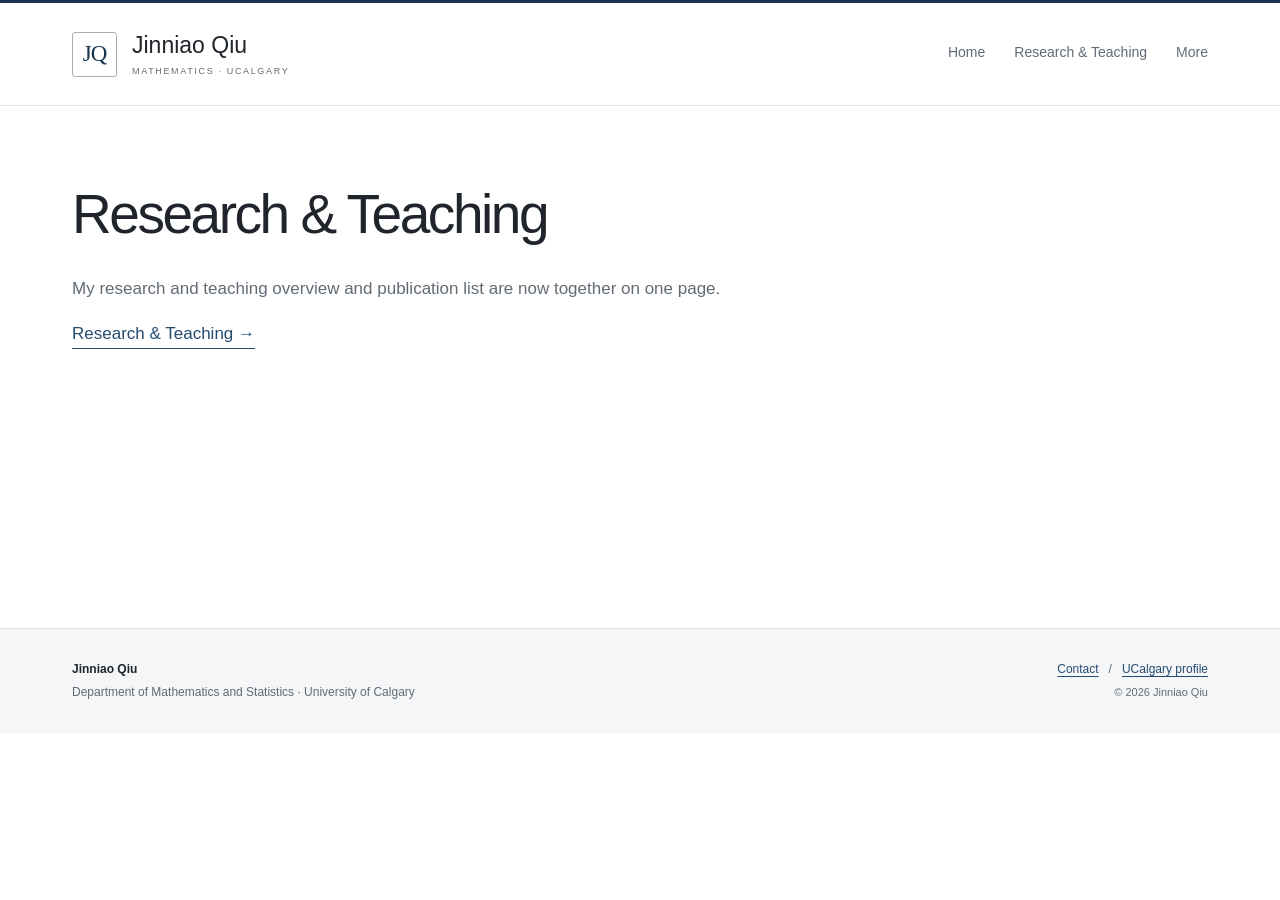
<file: research.html>
<!DOCTYPE html>
<html lang="en-CA">
<head>
  <meta charset="utf-8">
  <meta name="viewport" content="width=device-width, initial-scale=1">
  <meta name="color-scheme" content="light">
  <meta name="author" content="Jinniao Qiu">
  <meta name="description" content="Research and teaching information for Jinniao Qiu at the University of Calgary.">
  <title>Research &amp; Teaching · Jinniao Qiu</title>
  <link rel="icon" href="assets/favicon.svg" type="image/svg+xml">
  <link rel="stylesheet" href="assets/styles.css">

</head>
<body data-page="research">
  <a class="skip-link" href="#main-content">Skip to main content</a>
  <!-- SHARED HEADER: keep navigation consistent across all six HTML pages. -->
  <header class="site-header">
    <div class="nav-shell">
      <a class="wordmark" href="index.html" aria-label="Jinniao Qiu, home">
        <span class="monogram" aria-hidden="true">JQ</span>
        <span class="wordmark-text">Jinniao Qiu<small>MATHEMATICS · UCALGARY</small></span>
      </a>
      <button class="menu-toggle" type="button" aria-controls="site-nav" aria-expanded="false" hidden>Menu <span aria-hidden="true">+</span></button>
      <nav id="site-nav" class="site-nav" aria-label="Main navigation">
        <a href="index.html">Home</a>
        <a href="publications.html">Research &amp; Teaching</a>
        <a href="group.html">More</a>
      </nav>
    </div>
  </header>
  <!-- PAGE CONTENT: edit directly, save, and refresh your browser. -->
  <main id="main-content" class="page-shell content" tabindex="-1">
    <header class="page-heading compact-heading">
      <h1>Research &amp; Teaching</h1>
    </header>
    <div class="page-intro">
      <p>My research and teaching overview and publication list are now together on one page.</p>
      <p><a class="action-link" href="publications.html">Research &amp; Teaching →</a></p>
    </div>
  </main>
  <!-- SHARED FOOTER: keep contact information consistent across all six HTML pages. -->
  <footer class="site-footer">
    <div class="footer-shell">
      <p><strong>Jinniao Qiu</strong><br>Department of Mathematics and Statistics · University of Calgary</p>
      <p class="footer-links"><a href="mailto:jinniao.qiu@ucalgary.ca">Contact</a><span aria-hidden="true">/</span><a href="https://profiles.ucalgary.ca/jinniao-qiu">UCalgary profile</a><br><span class="copyright">© 2026 Jinniao Qiu</span></p>
    </div>
  </footer>
  <script src="assets/site.js" defer></script>
</body>
</html>
</file>
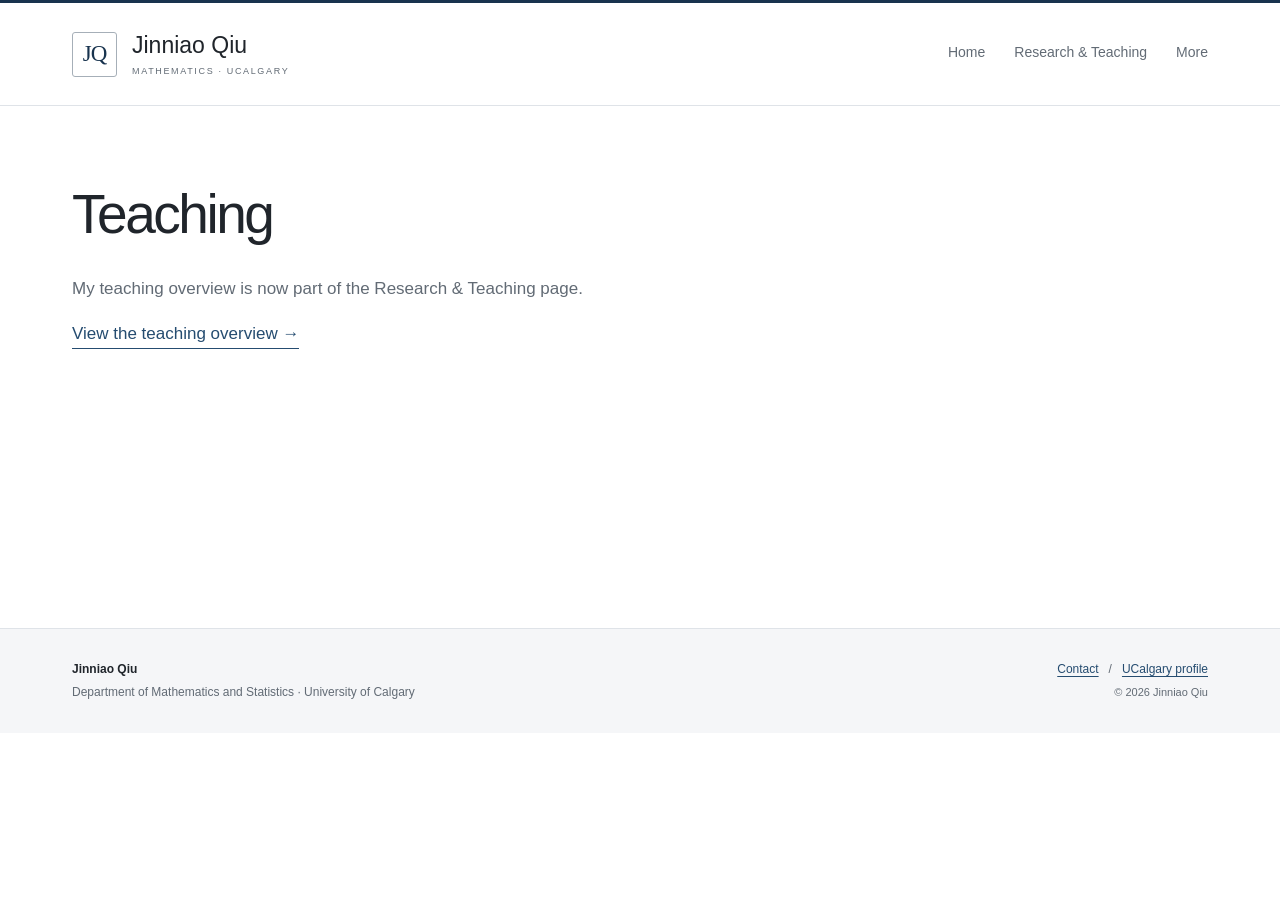
<file: teaching.html>
<!DOCTYPE html>
<html lang="en-CA">
<head>
  <meta charset="utf-8">
  <meta name="viewport" content="width=device-width, initial-scale=1">
  <meta name="color-scheme" content="light">
  <meta name="author" content="Jinniao Qiu">
  <meta name="description" content="Teaching information for Jinniao Qiu at the University of Calgary.">
  <title>Teaching · Jinniao Qiu</title>
  <link rel="icon" href="assets/favicon.svg" type="image/svg+xml">
  <link rel="stylesheet" href="assets/styles.css">

</head>
<body data-page="teaching">
  <a class="skip-link" href="#main-content">Skip to main content</a>
  <!-- SHARED HEADER: keep navigation consistent across all six HTML pages. -->
  <header class="site-header">
    <div class="nav-shell">
      <a class="wordmark" href="index.html" aria-label="Jinniao Qiu, home">
        <span class="monogram" aria-hidden="true">JQ</span>
        <span class="wordmark-text">Jinniao Qiu<small>MATHEMATICS · UCALGARY</small></span>
      </a>
      <button class="menu-toggle" type="button" aria-controls="site-nav" aria-expanded="false" hidden>Menu <span aria-hidden="true">+</span></button>
      <nav id="site-nav" class="site-nav" aria-label="Main navigation">
        <a href="index.html">Home</a>
        <a href="publications.html">Research &amp; Teaching</a>
        <a href="group.html">More</a>
      </nav>
    </div>
  </header>
  <!-- PAGE CONTENT: edit directly, save, and refresh your browser. -->
  <main id="main-content" class="page-shell content" tabindex="-1">
    <header class="page-heading compact-heading">
      <h1>Teaching</h1>
    </header>
    <div class="page-intro">
      <p>My teaching overview is now part of the Research &amp; Teaching page.</p>
      <p><a class="action-link" href="publications.html#teaching">View the teaching overview →</a></p>
    </div>
  </main>
  <!-- SHARED FOOTER: keep contact information consistent across all six HTML pages. -->
  <footer class="site-footer">
    <div class="footer-shell">
      <p><strong>Jinniao Qiu</strong><br>Department of Mathematics and Statistics · University of Calgary</p>
      <p class="footer-links"><a href="mailto:jinniao.qiu@ucalgary.ca">Contact</a><span aria-hidden="true">/</span><a href="https://profiles.ucalgary.ca/jinniao-qiu">UCalgary profile</a><br><span class="copyright">© 2026 Jinniao Qiu</span></p>
    </div>
  </footer>
  <script src="assets/site.js" defer></script>
</body>
</html>
</file>
<file: assets/styles.css>
/* Edit the variables below to change the look; no fonts are downloaded. */
:root {
  --paper: #ffffff;
  --white: #ffffff;
  --ink: #20252b;
  --muted: #626b75;
  --accent: #254c70;
  --accent-dark: #18334e;
  --line: #dfe3e8;
  --wash: #f5f6f8;
  --edge: #a6afb8;
  --serif: Georgia, 'Times New Roman', serif;
  --sans: -apple-system, BlinkMacSystemFont, 'Segoe UI', Arial, sans-serif;
  --width: 1136px;
}
*, *::before, *::after { box-sizing: border-box; }
html { scroll-behavior: smooth; scroll-padding-top: 2rem; }
body { margin: 0; color: var(--ink); background: var(--paper); font: 17px/1.7 var(--sans); -webkit-font-smoothing: antialiased; }
a { color: var(--accent); text-underline-offset: .23em; text-decoration-thickness: 1px; }
a:hover { color: var(--accent-dark); text-decoration-thickness: 2px; }
a, button, summary { -webkit-tap-highlight-color: transparent; }
a:focus-visible, button:focus-visible, summary:focus-visible, input:focus-visible { outline: 3px solid var(--accent); outline-offset: 5px; }
button { font: inherit; }
[hidden] { display: none !important; }
p { margin: 0 0 1.1rem; }
h1, h2, h3, h4 { color: var(--ink); font-weight: 400; line-height: 1.2; }
h1, h2, h3 { font-family: var(--sans); font-weight: 500; }
h1 { font-size: clamp(2.5rem, 4.3vw, 3.8rem); letter-spacing: -.045em; margin: .6rem 0 1.1rem; }
h2 { font-size: clamp(1.75rem, 2.5vw, 2.25rem); letter-spacing: -.025em; margin: 2.5rem 0 1rem; }
h3 { font-size: 1.45rem; margin: .8rem 0 .65rem; }
strong { font-weight: 600; }
img { max-width: 100%; height: auto; }
.skip-link { position: fixed; left: 1rem; top: -6rem; z-index: 999; padding: .6rem 1rem; color: var(--white); background: var(--accent-dark); }
.skip-link:focus { top: 1rem; }
.site-header { border-top: 3px solid var(--accent-dark); border-bottom: 1px solid var(--line); background: var(--white); }
.nav-shell { width: min(var(--width), calc(100% - 80px)); margin: 0 auto; min-height: 102px; display: flex; align-items: center; justify-content: space-between; gap: 30px; }
.wordmark { display: flex; align-items: center; gap: 15px; color: var(--ink); text-decoration: none; flex-shrink: 0; }
.monogram { width: 45px; height: 45px; border: 1px solid var(--edge); border-radius: 3px; background: var(--white); display: grid; place-items: center; color: var(--accent-dark); font: 23px var(--serif); letter-spacing: -1px; }
.wordmark-text { font: 500 23px/1.25 var(--sans); }
.wordmark small { display: block; margin-top: 5px; font: 9px/1.4 var(--sans); letter-spacing: 1.65px; color: var(--muted); }
.site-nav { display: flex; flex-wrap: wrap; align-items: center; gap: 29px; }
.site-nav a { color: var(--muted); text-decoration: none; font-size: 14px; padding: 10px 0; border-bottom: 2px solid transparent; }
.site-nav a:hover, .site-nav a[aria-current='page'] { color: var(--accent-dark); border-color: var(--accent); }
.site-nav a[aria-current='page'] { font-weight: 600; }
.menu-toggle { display: none; background: transparent; border: 1px solid var(--line); padding: 7px 12px; color: var(--ink); }
.menu-toggle span { margin-left: 8px; }
.page-shell { width: min(var(--width), calc(100% - 80px)); margin: 0 auto; min-height: 58vh; padding: 65px 0 88px; }
.page-shell:focus { outline: none; }
.eyebrow, .eyebrow p { font: 11px/1.7 var(--sans); font-weight: 600; text-transform: uppercase; letter-spacing: 2.1px; color: var(--accent); margin: 0 0 1.3rem; }
.page-heading { max-width: 870px; margin-bottom: 45px; }
.page-heading h1 { max-width: 860px; }
.page-subtitle { color: var(--muted); font-size: 19px; line-height: 1.65; max-width: 800px; margin-top: 1.3rem; }
.landscape-banner { margin: 0 0 38px; }
.landscape-banner img { display: block; width: 100%; height: clamp(170px, 26vw, 300px); object-fit: cover; object-position: center 60%; border: 1px solid var(--line); border-radius: 8px; }
body[data-page='home'] .page-shell { padding-top: 32px; }
.hero { display: grid; grid-template-columns: minmax(0, 1fr) 302px; gap: 76px; align-items: start; padding: 5px 0 48px; }
.hero h1 { font-size: clamp(2.7rem, 4.2vw, 3.8rem); white-space: normal; margin: .8rem 0 1.2rem; }
.hero .eyebrow { margin-top: 0; }
.role { font-size: 19px; margin-bottom: 1.3rem; }
.role p { margin: 0; }
.affiliation { color: var(--muted); font-size: 16px; line-height: 1.6; }
.hero-bio { max-width: 695px; margin-top: 27px; font-size: 18px; line-height: 1.8; }
.link-row { display: flex; flex-wrap: wrap; gap: 13px 27px; align-items: center; margin-top: 24px; font-size: 14px; font-weight: 600; }
.link-row p { margin: 0; }
.action-link { text-decoration: none; border-bottom: 1px solid var(--accent); padding: 5px 0; }
.profile-aside { padding: 28px 27px 23px; background: var(--wash); border-top: 1px solid var(--line); border-radius: 0 0 4px 4px; margin-top: 7px; }
.profile-aside h2 { font: 11px var(--sans); font-weight: 600; letter-spacing: 2px; text-transform: uppercase; color: var(--muted); margin: 0 0 23px; }
.profile-aside .contact-email { font-size: 15px; overflow-wrap: anywhere; }
.profile-aside .contact-address { font-size: 14px; line-height: 1.9; color: var(--muted); margin: 22px 0; }
.profile-aside .contact-address p { margin: 0; }
.profile-links { border-top: 1px solid var(--line); padding-top: 19px; }
.profile-links p { margin: 0 0 9px; font-size: 14px; }
.section-top { display: flex; justify-content: space-between; align-items: baseline; gap: 20px; margin: 3px 0 23px; }
.section-top h2 { margin: 0; }
.section-top p { margin: 0; font-size: 14px; }
.theme-grid { display: grid; grid-template-columns: repeat(4,minmax(0,1fr)); gap: 30px; border-top: 1px solid var(--line); padding-top: 25px; margin: 0 0 58px; }
.theme-number { color: var(--accent); font: 11px var(--sans); font-weight: 600; letter-spacing: 1px; margin-bottom: 17px; }
.theme-number p { margin: 0; }
.theme h3 { font-size: 23px; line-height: 1.2; margin: 0 0 12px; }
.theme h3 a { color: var(--ink); text-decoration: none; }
.theme h3 a:hover { color: var(--accent); text-decoration: underline; }
.theme p { font-size: 14px; line-height: 1.7; color: var(--muted); margin-bottom: 0; }
.siam-bibliography { list-style: none; margin: 0; padding: 0; font: 17px/1.7 var(--serif); }
.siam-reference { display: grid; grid-template-columns: 2.5rem minmax(0, 1fr); column-gap: .75rem; margin: 0 0 1.1rem; break-inside: avoid; }
.reference-number { color: var(--muted); text-align: right; }
.reference-text { min-width: 0; overflow-wrap: break-word; }
.reference-authors { font-variant: small-caps; }
.reference-text em a { color: inherit; text-decoration-color: var(--line); }
.reference-text em a:hover { color: var(--accent); text-decoration-color: currentColor; }
.reference-links { font: 12px/1.7 var(--sans); }
.same-authors { display: inline-block; width: 23pt; border-top: 1px solid currentColor; vertical-align: .25em; }
.publication-category-links { display: grid; grid-template-columns: repeat(2, minmax(0, 1fr)); gap: .5rem 2rem; list-style: none; padding: 0; margin: 0 0 2.5rem; font-size: 14px; }
.publication-section { margin-top: 2.75rem; }
.publication-section h3 { border-top: 1px solid var(--line); padding-top: 1.3rem; margin: 0 0 1.3rem; font-size: clamp(1.35rem, 2vw, 1.65rem); }
.page-intro { max-width: 900px; color: var(--muted); margin: 0 0 26px; }
.page-intro p { margin-bottom: 1rem; }
.note { padding: 20px 24px; background: var(--wash); border-left: 3px solid var(--accent); font-size: 15px; color: var(--muted); margin: 32px 0; }
.note p:last-child { margin-bottom: 0; }
.page-actions { display: flex; flex-wrap: wrap; gap: 12px 27px; font-size: 14px; margin: 15px 0 38px; }
.page-actions p { margin: 0; }
.research-block { display: grid; grid-template-columns: 68px minmax(0, 1fr); gap: 20px; border-top: 1px solid var(--line); padding: 33px 0 34px; }
.research-block h2 { margin: 0 0 15px; font-size: 29px; }
.research-block .section-number { color: var(--accent); font-size: 12px; padding-top: 5px; }
.research-block p { max-width: 860px; }
.research-block .paper-reference { font-size: 14px; color: var(--muted); margin-top: 18px; }
.research-block .paper-reference p { margin-bottom: .3rem; }
.math-note { margin: 15px 0 35px; padding: 27px 30px; background: var(--wash); }
.math-note h2 { font-size: 25px; margin-top: 0; }
.math-note p { max-width: 850px; }
.math { font-size: 1.05em; }
.math.display { display: block; max-width: 100%; overflow-x: auto; padding: 16px 0; }
math { font-family: 'Cambria Math', 'STIX Two Math', math; }
.split-content { display: grid; grid-template-columns: minmax(0, 1.5fr) minmax(0, 1fr); gap: 70px; }
.split-content h2 { margin-top: 0; }
.side-note { border-top: 3px solid var(--accent); padding: 25px 26px; background: var(--wash); font-size: 15px; }
.side-note h2 { font-size: 25px; }
.side-note p:last-child { margin-bottom: 0; }
.topic-list { padding-left: 21px; margin: 22px 0 32px; }
.topic-list li { padding-left: 6px; margin-bottom: 9px; }
.course { display: grid; grid-template-columns: 175px minmax(0,1fr); gap: 28px; padding: 31px 0; border-top: 1px solid var(--line); }
.course-code { font: 12px/1.7 var(--sans); letter-spacing: 1px; color: var(--accent); padding-top: 3px; }
.course h2 { margin: 0 0 9px; font-size: 27px; }
.course p { margin-bottom: 0; color: var(--muted); }
.cv-row { display: grid; grid-template-columns: 190px minmax(0,1fr); gap: 35px; border-top: 1px solid var(--line); padding: 29px 0; }
.cv-row h2 { margin: 3px 0 0; font: 12px/1.5 var(--sans); text-transform: uppercase; letter-spacing: 1.2px; color: var(--accent); }
.cv-row h3 { margin-top: 0; }
.cv-row p:last-child { margin-bottom: 0; }
.bottom-callout { display: flex; justify-content: space-between; align-items: center; gap: 35px; border-top: 1px solid var(--line); padding-top: 29px; margin-top: 51px; }
.bottom-callout p { margin: 0; font-size: 15px; color: var(--muted); }
.bottom-callout a { white-space: nowrap; font-size: 14px; }
.site-footer { background: var(--wash); border-top: 1px solid var(--line); }
.footer-shell { width: min(var(--width), calc(100% - 80px)); margin: 0 auto; padding: 29px 0; display: flex; justify-content: space-between; gap: 25px; font-size: 12px; line-height: 1.9; color: var(--muted); }
.footer-shell p { margin: 0; }
.footer-shell strong { color: var(--ink); font-weight: 600; }
.footer-links { text-align: right; }
.footer-links span[aria-hidden] { margin: 0 10px; }
.copyright { font-size: 11px; }
@media (max-width: 1040px) {
  .site-nav { gap: 21px; }
  .nav-shell, .page-shell, .footer-shell { width: calc(100% - 56px); }
  .hero { gap: 40px; grid-template-columns: minmax(0,1fr) 280px; }
  .theme-grid { gap: 24px; }
  .theme h3 { font-size: 21px; }
}
@media (max-width: 820px) {
  .nav-shell { min-height: 90px; flex-wrap: wrap; gap: 0; padding: 18px 0; }
  .site-nav { width: 100%; padding: 22px 0 4px; gap: 8px 24px; }
  .site-nav a { font-size: 15px; }
  .js .menu-toggle { display: block; }
  .js .site-nav { display: none; }
  .js .site-nav.is-open { display: flex; }
  .page-shell { padding-top: 45px; }
  .hero { grid-template-columns: minmax(0,1fr) 255px; gap: 27px; }
  .hero h1 { font-size: 43px; }
  .hero-bio { font-size: 16px; }
  .profile-aside { padding: 24px 20px; }
  .profile-aside .contact-email { font-size: 14px; }
  .theme-grid { grid-template-columns: repeat(2,minmax(0,1fr)); gap: 28px; }
  .split-content { gap: 30px; }
  .section-top { align-items: start; }
}
@media (max-width: 620px) {
  body { font-size: 16px; }
  .nav-shell, .page-shell, .footer-shell { width: calc(100% - 40px); }
  .wordmark-text { font-size: 22px; }
  .wordmark small { font-size: 8px; letter-spacing: 1.4px; }
  .monogram { width: 40px; height: 40px; font-size: 21px; }
  .wordmark { gap: 11px; }
  .hero { display: block; padding-bottom: 37px; }
  .hero h1 { font-size: clamp(38px, 9vw, 49px); letter-spacing: -.05em; }
  .hero-bio { font-size: 17px; margin-top: 23px; }
  .profile-aside { margin-top: 32px; padding: 25px; }
  .profile-aside h2 { margin-bottom: 17px; }
  .profile-aside .contact-email { font-size: 16px; }
  .profile-aside .contact-address { margin: 15px 0; }
  .theme-grid { gap: 28px 24px; margin-bottom: 43px; }
  .theme h3 { font-size: 22px; }
  .theme p { font-size: 14px; }
  .section-top { display: block; }
  .section-top p { margin-top: 10px; }
  .siam-bibliography { font-size: 16px; }
  .publication-category-links { grid-template-columns: 1fr; }
  .siam-reference { grid-template-columns: 2rem minmax(0, 1fr); column-gap: .6rem; }
  .page-heading { margin-bottom: 34px; }
  .page-subtitle { font-size: 17px; }
  .research-block { grid-template-columns: 1fr; gap: 7px; padding: 26px 0; }
  .research-block h2 { font-size: 27px; }
  .math-note { padding: 23px 20px; }
  .math-note .math { font-size: 14px; }
  .split-content { display: block; }
  .side-note { margin-top: 32px; }
  .course, .cv-row { grid-template-columns: 1fr; gap: 9px; }
  .course h2 { font-size: 25px; }
  .bottom-callout { display: block; }
  .bottom-callout a { display: inline-block; margin-top: 14px; }
  .footer-shell { display: block; padding: 25px 0; }
  .footer-links { text-align: left; margin-top: 18px !important; }
}
@media (prefers-reduced-motion: reduce) { html { scroll-behavior: auto; } }
@media print {
  body { background: white; font-size: 11pt; }
  .site-header, .site-footer, .menu-toggle, .skip-link { display: none !important; }
  .landscape-banner { display: none; }
  .page-shell { width: 100%; padding: 0; }
  a { color: black; text-decoration: none; }
  .course, .cv-row, .research-block { break-inside: avoid; }
}

.visually-hidden { position: absolute !important; width: 1px; height: 1px; padding: 0; margin: -1px; overflow: hidden; clip: rect(0, 0, 0, 0); white-space: nowrap; border: 0; }

.section-body { min-width: 0; }
h1, h2, h3, h4 { overflow-wrap: break-word; }

.compact-heading { margin-bottom: 28px; }
.academic-intro { max-width: 880px; }
.student-guidance { max-width: 880px; margin-bottom: 2.75rem; }
.publication-intro { color: var(--muted); }
body[data-page='home'] .hero { padding-bottom: 0; }

.equation { max-width: 100%; min-width: 0; overflow-x: auto; overflow-y: hidden; padding-bottom: 5px; }
.equation:focus-visible { outline: 2px solid var(--accent); outline-offset: 3px; }

/* A local interactive globe enhances the native, no-JavaScript SVG views. */
.collaborator-map { border-top: 1px solid var(--line); padding-top: 28px; }
.collaborator-map h2 { margin-top: 0; }
.globe-figure { margin: 24px 0 0; }
.globe-views { position: relative; border: 0; padding: 0; margin: 0; min-width: 0; text-align: center; }
.globe-views legend { display: block; width: 100%; padding: 0; margin-bottom: 14px; color: var(--muted); font-size: 14px; }
.globe-choice { position: absolute; width: 1px; height: 1px; margin: -1px; overflow: hidden; clip: rect(0, 0, 0, 0); white-space: nowrap; }
.globe-choice + label { display: inline-block; cursor: pointer; margin: 0 3px 8px; padding: 7px 14px; border: 1px solid var(--line); border-radius: 3px; color: var(--muted); font-size: 14px; line-height: 1.5; }
.globe-choice + label:hover { color: var(--accent-dark); border-color: var(--accent); }
.globe-choice:checked + label { color: var(--white); background: var(--accent-dark); border-color: var(--accent-dark); }
.globe-choice:focus-visible + label { outline: 3px solid var(--accent); outline-offset: 4px; }
.globe-stage { width: min(100%, 700px); margin: 0 auto; }
.globe-ready .globe-stage { display: none; }
#interactive-globe { width: min(100%, 700px); margin: 0 auto; }
#world-globe { display: block; width: 100%; max-width: 100%; margin: 0 auto; aspect-ratio: 660 / 550; cursor: grab; touch-action: none; }
#world-globe.is-dragging { cursor: grabbing; }
#world-globe:focus-visible { outline: 3px solid var(--accent); outline-offset: 3px; border-radius: 4px; }
.globe-controls { display: flex; justify-content: center; align-items: center; flex-wrap: wrap; gap: 10px 20px; margin: 4px 0 18px; }
.globe-controls p { color: var(--muted); font-size: 13px; margin: 0; }
#globe-reset { cursor: pointer; padding: 6px 12px; border: 1px solid var(--line); border-radius: 3px; background: transparent; color: var(--accent-dark); font-size: 13px; }
#globe-reset:hover { border-color: var(--accent); }
.globe-panel { display: none; width: 100%; height: auto; }
#globe-americas:checked ~ .globe-stage .globe-panel-americas,
#globe-europe:checked ~ .globe-stage .globe-panel-europe,
#globe-asia:checked ~ .globe-stage .globe-panel-asia { display: block; }
.globe-caption { text-align: center; color: var(--muted); font-size: 14px; }
.globe-caption p { margin-bottom: 7px; }
.map-credit { font-size: 12px; }
@media (max-width: 620px) {
  .globe-choice + label { padding: 7px 10px; margin: 0 1px 8px; font-size: 12px; }
}
@media print {
  .globe-views legend, .globe-choice, .globe-choice + label { display: none; }
  #interactive-globe { display: none; }
  .globe-ready .globe-stage { display: block; }
  .globe-stage { width: 60%; }
  .globe-figure { break-inside: avoid; }
}

/* Puzzle boards are ordinary local HTML and SVG, enhanced by puzzles.js. */
body[data-page='puzzles'] .site-nav a[aria-current='location'] { color: var(--accent-dark); border-color: var(--accent); font-weight: 600; }
.puzzles-page { min-width: 0; }
.puzzles-intro { max-width: 780px; }
.puzzles-intro > p:not(.eyebrow):not(.page-subtitle):not(.puzzle-back) { max-width: 720px; }
.puzzle-back { font-size: 14px; margin-bottom: 2rem; }
.puzzle-jump-links { display: flex; flex-wrap: wrap; gap: 10px 24px; padding: 19px 0; border-top: 1px solid var(--line); border-bottom: 1px solid var(--line); font-size: 14px; }
.puzzle-jump-links a { padding: 4px 0; font-weight: 600; }
.puzzle-section { margin-top: 3.25rem; }
.puzzle-section > h2 { margin: 0 0 1.5rem; }
.puzzle-grid { display: grid; grid-template-columns: repeat(2, minmax(0, 1fr)); align-items: start; gap: 24px; }
.puzzle-card { min-width: 0; padding: 27px; border: 1px solid var(--line); border-radius: 7px; background: var(--white); font-size: 16px; line-height: 1.65; scroll-margin-top: 24px; }
.puzzle-card.is-solved { border-color: var(--accent); }
.puzzle-card h3 { margin: 0 0 1rem; font-size: 24px; letter-spacing: -.025em; }
.puzzle-card > p, .puzzle-help p { overflow-wrap: anywhere; }
.puzzle-meta { color: var(--accent); font-size: 11px; font-weight: 600; letter-spacing: 1.2px; text-transform: uppercase; margin: 0 0 .65rem; }
.puzzle-card .puzzle-instruction { color: var(--muted); font-size: 14px; line-height: 1.6; margin: .85rem 0 1rem; }
.puzzle-rules { padding-left: 1.25rem; margin: 0 0 1.2rem; }
.puzzle-rules li + li { margin-top: .35rem; }
.puzzle-card button, .puzzle-card input, .puzzle-card select { min-width: 0; max-width: 100%; font: inherit; }
.puzzle-card button { cursor: pointer; touch-action: manipulation; }
.puzzle-card button:disabled { cursor: default; opacity: 1; }
.puzzle-card input:not([type='radio']), .puzzle-card select { color: var(--accent-dark); background: var(--white); border: 1px solid var(--edge); border-radius: 3px; min-height: 44px; padding: 7px 9px; font-size: 16px; }
.puzzle-card select { width: 100%; }
.puzzle-card input:focus-visible, .puzzle-card select:focus-visible, .puzzle-card button:focus-visible, .puzzle-help summary:focus-visible { outline: 3px solid var(--accent); outline-offset: 3px; position: relative; z-index: 2; }
.puzzle-controls { display: flex; flex-wrap: wrap; align-items: center; gap: 8px; margin: 1.4rem 0 1rem; }
.puzzle-controls button, .puzzle-move, .puzzle-jug-actions button { padding: 9px 14px; min-height: 44px; border: 1px solid var(--edge); border-radius: 3px; background: var(--white); color: var(--accent-dark); font-size: 14px; font-weight: 600; line-height: 1.5; }
.puzzle-controls button[data-action='check'], .puzzle-move { border-color: var(--accent); background: var(--accent); color: var(--white); }
.puzzle-controls button:hover:not(:disabled), .puzzle-move:hover:not(:disabled), .puzzle-jug-actions button:hover:not(:disabled) { background: var(--wash); color: var(--accent-dark); border-color: var(--accent); }
.puzzle-controls button[data-action='check']:hover:not(:disabled), .puzzle-move:hover:not(:disabled) { background: var(--accent-dark); color: var(--white); }
.puzzle-status { flex-basis: 100%; margin: .35rem 0 0; font-size: 14px; line-height: 1.6; overflow-wrap: anywhere; }
.puzzle-status:empty { display: none; }
.puzzle-status[data-state='success'] { color: var(--accent-dark); }
.puzzle-status[data-state='error'] { color: #92362c; }
.puzzle-help { border-top: 1px solid var(--line); margin-top: .8rem; font-size: 15px; }
.puzzle-help summary { padding: 12px 0; color: var(--accent); font-size: 14px; font-weight: 600; cursor: pointer; }
.puzzle-help summary:hover { color: var(--accent-dark); }
.puzzle-help > p:last-child, .puzzle-help > ol:last-child { margin-bottom: .4rem; }
.puzzle-answer-grid { max-width: 100%; margin: .25rem 0 1rem; padding: 16px; overflow-x: auto; color: var(--accent-dark); background: var(--wash); border-radius: 3px; font: 16px/1.8 ui-monospace, 'SFMono-Regular', Consolas, monospace; }
.puzzle-board { display: grid; grid-template-columns: repeat(var(--columns, 4), minmax(0, 1fr)); width: min(100%, 264px); gap: 5px; margin: 1.4rem auto; }
.puzzle-card .puzzle-cell { display: grid; place-items: center; width: 100%; min-width: 0; aspect-ratio: 1; padding: 0; border: 1px solid var(--edge); border-radius: 3px; color: var(--accent-dark); background: var(--wash); font-size: 20px; font-weight: 600; line-height: 1; }
.puzzle-card .puzzle-cell:hover:not(:disabled) { border-color: var(--accent); box-shadow: inset 0 0 0 1px var(--accent); }
.puzzle-card .puzzle-cell.is-active { background: var(--accent); border-color: var(--accent); color: var(--white); }
.puzzle-card .puzzle-cell.is-blocked { border-style: dashed; background: #e4e7eb; color: var(--muted); }
.puzzle-seats { display: grid; grid-template-columns: repeat(3, minmax(0, 1fr)); gap: 8px; width: min(100%, 264px); margin: 1.4rem auto; }
.puzzle-card .puzzle-number-input { display: block; width: 100%; padding: 0; height: 52px; text-align: center; font-size: 22px; line-height: 1; }
.puzzle-clue { display: grid; place-items: center; color: var(--muted); font-size: 13px; font-weight: 600; line-height: 1.4; text-align: center; }
.puzzle-count-grid { display: grid; grid-template-columns: .65fr repeat(5, minmax(0, 1fr)); gap: 4px; width: min(100%, 320px); margin: 1.4rem auto; }
.puzzle-count-grid > .puzzle-clue { min-height: 24px; }
.puzzle-triangle { position: relative; width: min(100%, 320px); aspect-ratio: 300 / 220; margin: 1.5rem auto; }
.puzzle-triangle svg, .puzzle-house svg { display: block; width: 100%; height: 100%; overflow: visible; }
.puzzle-triangle path { fill: none; stroke: var(--edge); stroke-width: 2; }
.triangle-slot { position: absolute; left: var(--x); top: var(--y); width: 44px; transform: translate(-50%, -50%); }
.puzzle-card .triangle-slot .puzzle-number-input { height: 44px; border-radius: 50%; }
.puzzle-fields { display: grid; grid-template-columns: repeat(auto-fit, minmax(100px, 1fr)); gap: 12px; margin: 1.3rem 0; }
.puzzle-fields label, .puzzle-answer-field { display: grid; gap: 6px; min-width: 0; color: var(--muted); font-size: 13px; font-weight: 600; }
.puzzle-answer-field { max-width: 270px; margin: 1.1rem 0; }
.puzzle-answer-field input { width: 100%; }
.puzzle-sudoku { width: min(100%, 260px); margin: 1.4rem auto; table-layout: fixed; border-collapse: collapse; border: 3px solid var(--accent-dark); }
.puzzle-sudoku caption { padding: 0 0 10px; color: var(--muted); font-size: 13px; }
.puzzle-sudoku td { width: 25%; height: 58px; padding: 0; border: 1px solid var(--edge); text-align: center; vertical-align: middle; }
.puzzle-sudoku td:nth-child(2) { border-right: 3px solid var(--accent-dark); }
.puzzle-sudoku tr:nth-child(2) td { border-bottom: 3px solid var(--accent-dark); }
.puzzle-sudoku [data-given] { display: grid; place-items: center; height: 100%; min-height: 56px; background: var(--wash); color: var(--ink); font-size: 22px; font-weight: 600; }
.puzzle-card .puzzle-sudoku .puzzle-number-input { height: 56px; border: 0; border-radius: 0; background: var(--white); }
.puzzle-card .puzzle-sudoku input:focus-visible { outline-offset: -4px; }
.puzzle-bowls { display: grid; grid-template-columns: repeat(3, minmax(0, 1fr)); gap: 14px; width: min(100%, 320px); margin: 1.4rem auto; }
.puzzle-bowls p { margin: 0; padding: 7px 4px 13px; border: 2px solid var(--edge); border-top: 0; border-radius: 0 0 30px 30px; text-align: center; color: var(--muted); font-size: 13px; }
.puzzle-bowls strong { display: block; color: var(--accent-dark); font-size: 27px; }
.puzzle-jugs { display: flex; justify-content: center; align-items: end; gap: 35px; margin: 1.4rem 0; }
.puzzle-jugs > div { width: min(38%, 110px); text-align: center; }
.puzzle-jugs p { margin: .5rem 0 0; color: var(--muted); font-size: 13px; }
.puzzle-jug { position: relative; display: grid; place-items: center; height: calc(50px + var(--capacity) * 20px); overflow: hidden; border: 2px solid var(--accent); border-top: 0; border-radius: 0 0 12px 12px; background: var(--wash); }
.jug-water { position: absolute; bottom: 0; left: 0; width: 100%; background: #c4d9e7; }
.puzzle-jug > span { position: relative; color: var(--accent-dark); font-size: 23px; font-weight: 600; }
.puzzle-jug-actions { display: grid; grid-template-columns: repeat(2, minmax(0, 1fr)); gap: 8px; }
.puzzle-jug-actions button { padding: 9px 6px; }
.puzzle-route-map { display: block; width: min(100%, 330px); height: auto; margin: 1.4rem auto; overflow: visible; }
.puzzle-route-map path { fill: none; stroke: var(--edge); stroke-width: 3; }
.puzzle-route-map circle { fill: var(--accent); }
.puzzle-route-map .map-blocked { fill: var(--wash); stroke: var(--accent-dark); stroke-width: 2; }
.puzzle-route-map text { fill: var(--accent-dark); font: 16px var(--sans); font-weight: 600; }
.puzzle-house { position: relative; width: min(100%, 280px); aspect-ratio: 240 / 220; margin: 1.4rem auto; }
.puzzle-house path { fill: none; stroke: var(--edge); stroke-width: 3; }
.puzzle-house path.is-used { stroke: var(--accent); stroke-width: 4; stroke-dasharray: 6 3; }
.puzzle-house button { position: absolute; left: var(--x); top: var(--y); transform: translate(-50%, -50%); width: 44px; height: 44px; padding: 0; border: 1px solid var(--accent); border-radius: 50%; color: var(--accent-dark); background: var(--white); font-weight: 600; }
.puzzle-house button:hover:not(:disabled) { box-shadow: inset 0 0 0 1px var(--accent); }
.puzzle-house button.is-current { background: var(--accent); color: var(--white); }
.puzzle-card .puzzle-house button:focus-visible { position: absolute; }
.puzzle-route-readout, .puzzle-sequence { padding: 10px 13px; border-left: 2px solid var(--edge); background: var(--wash); color: var(--accent-dark); font-size: 14px; overflow-wrap: anywhere; }
.puzzle-sticks { position: relative; width: min(100%, 280px); aspect-ratio: 1; margin: 1.4rem auto; }
.stick-dot { position: absolute; left: var(--x); top: var(--y); width: 10px; height: 10px; border-radius: 50%; transform: translate(-50%, -50%); background: var(--accent-dark); z-index: 1; pointer-events: none; }
.puzzle-sticks button { position: absolute; left: var(--x); top: var(--y); padding: 0; border: 0; border-radius: 3px; background: transparent; }
.puzzle-sticks .stick-horizontal { width: 42%; height: 30px; transform: translateY(-50%); }
.puzzle-sticks .stick-vertical { width: 30px; height: 42%; transform: translateX(-50%); }
.puzzle-sticks button::before { content: ''; position: absolute; display: block; border: 3px solid var(--accent); border-radius: 3px; }
.puzzle-sticks .stick-horizontal::before { left: 5px; right: 5px; top: 12px; }
.puzzle-sticks .stick-vertical::before { top: 5px; bottom: 5px; left: 12px; }
.puzzle-sticks button:hover:not(:disabled) { background: var(--wash); }
.puzzle-sticks button.is-removed::before { opacity: .45; border-style: dashed; }
.puzzle-card .puzzle-sticks button:focus-visible { position: absolute; }
.puzzle-pebbles { display: grid; grid-template-columns: repeat(3, minmax(0, 1fr)); gap: 15px 10px; margin: 1.4rem 0; }
.puzzle-pebbles label { display: grid; gap: 7px; justify-items: center; min-width: 0; }
.pebble-number { display: grid; place-items: center; width: 42px; height: 42px; border: 1px solid var(--edge); border-radius: 48% 52% 46% 54%; background: var(--wash); color: var(--accent-dark); font-weight: 600; }
.puzzle-card .puzzle-pebbles select { padding: 7px 4px; font-size: 14px; }
.puzzle-weighings { margin: .8rem 0 1rem; padding-left: 1.25rem; font-size: 14px; overflow-wrap: anywhere; }
.puzzle-weighings:empty { display: none; }
.puzzle-weighings li + li { margin-top: .4rem; }
.puzzle-arrows { display: grid; grid-template-columns: repeat(7, minmax(0, 1fr)); gap: 4px; margin: 1.4rem 0; }
.puzzle-arrows button { height: 48px; padding: 0; border: 1px solid var(--edge); border-radius: 3px; color: var(--accent-dark); background: var(--wash); font-size: 20px; line-height: 1; }
.puzzle-arrows button:hover:not(:disabled) { border-color: var(--accent); box-shadow: inset 0 0 0 1px var(--accent); }
.puzzle-checkerboard { display: grid; grid-template-columns: repeat(4, minmax(0, 1fr)); width: min(100%, 256px); margin: 1.4rem auto; border: 1px solid var(--edge); }
.puzzle-checkerboard span { display: grid; place-items: center; aspect-ratio: 1; }
.puzzle-checkerboard .light { background: var(--wash); }
.puzzle-checkerboard .dark { background: var(--accent); }
.puzzle-checkerboard .missing { border: 1px dashed var(--edge); color: var(--muted); background: var(--white); font-size: 25px; }
.puzzle-choice { display: flex; flex-wrap: wrap; gap: 10px 26px; min-width: 0; margin: 1.2rem 0; padding: 0; border: 0; }
.puzzle-choice legend { margin-bottom: 7px; color: var(--muted); font-size: 14px; }
.puzzle-choice label { display: flex; align-items: center; gap: 7px; min-height: 44px; cursor: pointer; }
.puzzle-choice input { width: 18px; height: 18px; margin: 0; accent-color: var(--accent); }
.puzzle-end { margin: 3rem 0 0; }
.puzzle-pagination { align-items: center; }
.puzzle-pagination span[aria-current='page'] { padding: 4px 0; color: var(--ink); font-weight: 600; }
.puzzle-pagination + .puzzle-jump-links { border-top: 0; }
.puzzle-end + .puzzle-pagination { margin-top: 1.5rem; }

/* The encrypted page shell and the local, dependency-free export utility. */
body[data-page='puzzles-locked'] .site-nav a[aria-current='location'] { color: var(--accent-dark); border-color: var(--accent); font-weight: 600; }
.puzzle-lock-panel { max-width: 620px; padding: 26px; border: 1px solid var(--line); border-radius: 7px; background: var(--wash); margin-bottom: 1.75rem; }
.puzzle-lock-panel h2 { margin: 0 0 1.25rem; font-size: 1.55rem; }
.puzzle-lock-form { display: grid; gap: 10px; max-width: 540px; }
.puzzle-lock-form label { font-size: 15px; font-weight: 600; }
.puzzle-lock-form input { width: 100%; min-width: 0; max-width: 100%; border: 1px solid var(--edge); border-radius: 3px; padding: 10px 12px; min-height: 46px; background: var(--white); color: var(--ink); font: 16px/1.5 var(--sans); }
.puzzle-lock-form input[aria-invalid='true'] { border-color: #92362c; }
.puzzle-lock-form button, .puzzle-lock-panel button { justify-self: start; max-width: 100%; min-height: 44px; margin-top: 6px; padding: 9px 16px; border: 1px solid var(--accent); border-radius: 3px; background: var(--accent); color: var(--white); font: 600 14px/1.5 var(--sans); cursor: pointer; }
.puzzle-lock-form button:hover:not(:disabled), .puzzle-lock-panel button:hover:not(:disabled) { background: var(--accent-dark); }
.puzzle-lock-form button:disabled, .puzzle-lock-panel button:disabled { opacity: .7; cursor: wait; }
.puzzle-lock-status { max-width: 620px; margin: 1rem 0; font-size: 15px; overflow-wrap: anywhere; }
.puzzle-lock-status:empty { display: none; }
.puzzle-lock-notice { font-size: 15px; margin: 1rem 0 0; }
.puzzle-lock-help { font-size: 14px; color: var(--muted); margin: 0 0 1rem; }
.puzzle-lock-actions { display: flex; flex-wrap: wrap; gap: 10px; margin: 0 0 1rem; }
.puzzle-lock-actions button { background: var(--white); color: var(--accent-dark); }
.puzzle-lock-actions button:hover:not(:disabled) { background: var(--wash); }
.puzzle-lock-back { margin-top: 1.75rem; font-size: 14px; }
.puzzle-lock-tool { margin: 2rem 0; max-width: 620px; }
.puzzle-lock-tool input[type='file'] { font-size: 14px; }
.puzzle-lock-tool input[type='file']::file-selector-button { font: inherit; margin-right: 8px; padding: 5px; }
@media (max-width: 380px) { .puzzle-lock-panel { padding: 18px; } }
@media (max-width: 1000px) {
  .puzzle-grid { grid-template-columns: minmax(0, 1fr); }
  .puzzle-card { padding: 28px; }
}
@media (max-width: 620px) {
  .puzzle-card { padding: 20px; }
  .puzzle-card h3 { font-size: 23px; }
  .puzzle-section { margin-top: 2.5rem; }
  .puzzle-jump-links { gap: 7px 20px; }
  .puzzle-grid { gap: 20px; }
}
@media (max-width: 380px) {
  .puzzle-card { padding: 15px; }
  .puzzle-card h3 { font-size: 22px; }
  .puzzle-pebbles { grid-template-columns: repeat(2, minmax(0, 1fr)); }
  .puzzle-arrows button { font-size: 17px; }
  .puzzle-answer-grid { padding: 12px; font-size: 14px; }
}
@media print {
  .puzzle-grid { display: block; }
  .puzzle-section { margin-top: 1.5rem; }
  .puzzle-card { margin-bottom: 1rem; padding: 16px; break-inside: avoid; font-size: 11pt; }
  .puzzle-card h3 { font-size: 15pt; }
  .puzzle-board, .puzzle-seats, .puzzle-sudoku, .puzzle-checkerboard { max-width: 210px; }
  .puzzle-triangle, .puzzle-house, .puzzle-sticks { max-width: 240px; }
  .puzzle-card, .puzzle-checkerboard, .puzzle-cell, .puzzle-jug { print-color-adjust: exact; -webkit-print-color-adjust: exact; }
}
</file>
